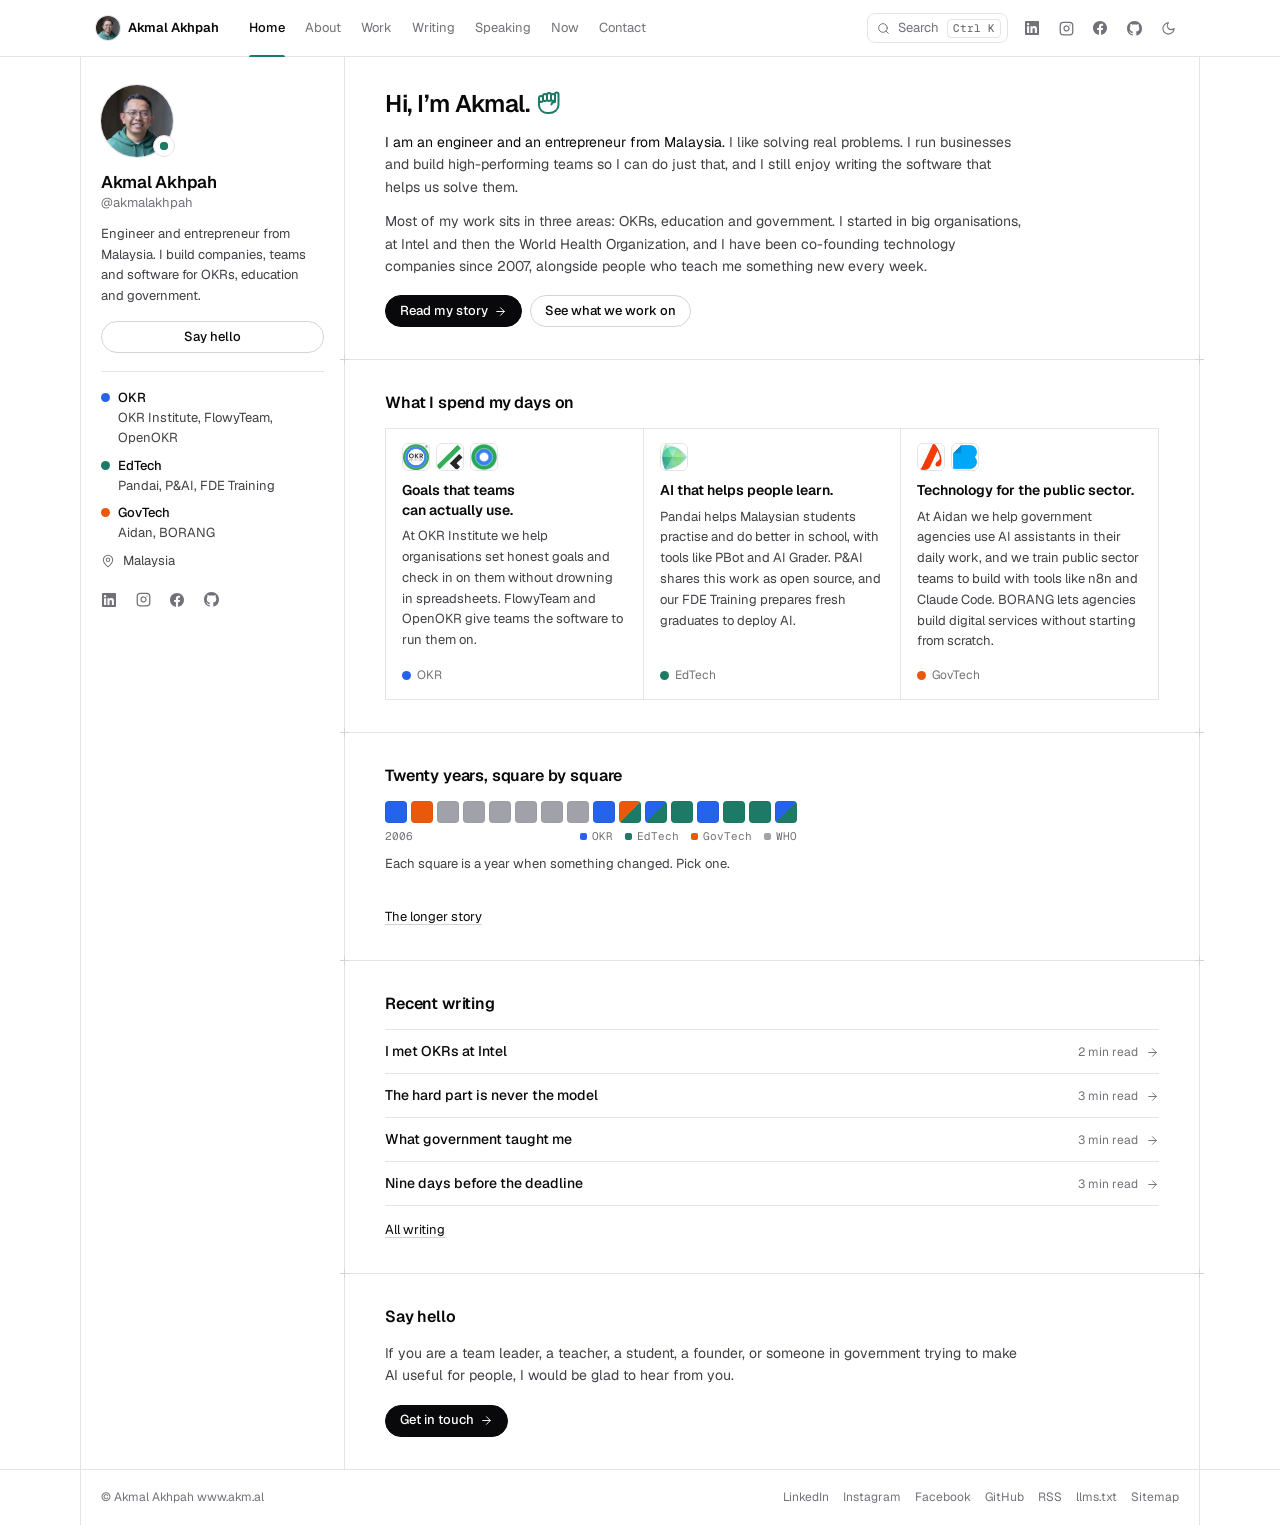
<file: index.html>
<!doctype html>
<html lang="en-GB" data-root="">
<head>
<meta charset="utf-8">
<meta name="viewport" content="width=device-width, initial-scale=1">
<title>Akmal Akhpah, engineer and entrepreneur</title>
<meta name="description" content="Engineer and entrepreneur from Malaysia. I build companies, teams and software for OKRs, education and government.">
<meta name="author" content="Akmal Akhpah">
<meta name="robots" content="index, follow, max-snippet:-1, max-image-preview:large">
<link rel="canonical" href="https://akm.al/">
<meta property="og:url" content="https://akm.al/">
<link rel="author" href="about.html">
<link rel="me" href="https://www.linkedin.com/in/akmalakhpah">
<link rel="me" href="https://www.instagram.com/akmalakhpah">
<link rel="me" href="https://www.facebook.com/akmalakhpah">
<link rel="me" href="https://github.com/akmalakhpah">
<link rel="alternate" type="application/rss+xml" title="Writing by Akmal Akhpah" href="feed.xml">
<link rel="icon" href="favicon.svg" type="image/svg+xml">
<link rel="icon" href="favicon-48.png" sizes="48x48" type="image/png">
<link rel="apple-touch-icon" href="apple-touch-icon.png">
<meta name="theme-color" content="#ffffff" media="(prefers-color-scheme: light)">
<meta name="theme-color" content="#09090b" media="(prefers-color-scheme: dark)">
<meta property="og:site_name" content="Akmal Akhpah">
<meta property="og:type" content="profile">
<meta property="og:title" content="Akmal Akhpah, engineer and entrepreneur">
<meta property="og:description" content="Engineer and entrepreneur from Malaysia. I build companies, teams and software for OKRs, education and government.">
<meta property="og:image" content="https://akm.al/assets/img/og.jpg?v=2">
<meta property="og:image:width" content="1200">
<meta property="og:image:height" content="630">
<meta property="og:image:alt" content="Akmal Akhpah. Engineer and entrepreneur from Malaysia.">
<meta property="og:locale" content="en_GB">
<meta name="twitter:card" content="summary_large_image">
<meta property="profile:first_name" content="Akmal">
<meta property="profile:last_name" content="Akhpah">
<meta property="profile:username" content="akmalakhpah">
<script>(function(){var d=document.documentElement;d.classList.add('js');try{var t=localStorage.getItem('theme');if(t)d.dataset.theme=t}catch(e){}})();</script>
<link rel="stylesheet" href="assets/site.css">
<script src="assets/site.js" defer></script>
<script type="application/ld+json">{"@context":"https://schema.org","@graph":[{"@type":"Person","@id":"https://akm.al/#person","name":"Akmal Akhpah","givenName":"Akmal","familyName":"Akhpah","alternateName":"@akmalakhpah","url":"https://akm.al/","image":"https://akm.al/assets/img/akmal-lg.jpg","jobTitle":"Engineer and entrepreneur","description":"Akmal Akhpah is an engineer and entrepreneur from Malaysia. The work spans OKRs (OKR Institute, FlowyTeam, OpenOKR), education technology (Pandai, P&AI, FDE Training) and government technology (Aidan Technologies, BORANG).","homeLocation":{"@type":"Country","name":"Malaysia"},"worksFor":[{"@type":"Organization","@id":"https://akm.al/#okr-institute","name":"OKR Institute","url":"https://okrinstitute.org"},{"@type":"Organization","@id":"https://akm.al/#flowyteam","name":"FlowyTeam","url":"https://flowyteam.com"},{"@type":"Organization","@id":"https://akm.al/#pandai","name":"Pandai","url":"https://pandai.org"},{"@type":"Organization","@id":"https://akm.al/#aidan","name":"Aidan Technologies","url":"https://aidantech.com"}],"alumniOf":[{"@type":"CollegeOrUniversity","name":"Rensselaer Polytechnic Institute"},{"@type":"CollegeOrUniversity","name":"Universiti Teknologi Malaysia"},{"@type":"Organization","name":"World Health Organization"},{"@type":"Organization","name":"Intel"}],"knowsAbout":["Objectives and Key Results (OKRs)","High-performance teams","Entrepreneurship","Artificial intelligence in education","Education technology","Government-as-a-Platform","GovTech","Agentic AI","Model Context Protocol","Software engineering"],"knowsLanguage":["en","ms"],"sameAs":["https://www.linkedin.com/in/akmalakhpah","https://www.instagram.com/akmalakhpah","https://www.facebook.com/akmalakhpah","https://github.com/akmalakhpah"]},{"@type":"WebSite","@id":"https://akm.al/#website","url":"https://akm.al/","name":"Akmal Akhpah","inLanguage":"en-GB","author":{"@id":"https://akm.al/#person"}},{"@type":"ProfilePage","@id":"https://akm.al/#page","url":"https://akm.al/","name":"Akmal Akhpah, engineer and entrepreneur","description":"Engineer and entrepreneur from Malaysia. I build companies, teams and software for OKRs, education and government.","isPartOf":{"@id":"https://akm.al/#website"},"about":{"@id":"https://akm.al/#person"},"inLanguage":"en-GB","mainEntity":{"@id":"https://akm.al/#person"}},{"@type":"Organization","@id":"https://akm.al/#okr-institute","name":"OKR Institute","url":"https://okrinstitute.org","logo":"https://akm.al/assets/img/logos/okr-institute.jpeg","description":"Helps organisations set and run OKRs well, through certification, coaching and community."},{"@type":"Organization","@id":"https://akm.al/#flowyteam","name":"FlowyTeam","url":"https://flowyteam.com","logo":"https://akm.al/assets/img/logos/flowyteam.jpeg","description":"Helps companies build high-performance teams with OKRs, KPIs, check-ins and 360 reviews."},{"@type":"Organization","@id":"https://akm.al/#pandai","name":"Pandai","url":"https://pandai.org","logo":"https://akm.al/assets/img/logos/pandai.jpeg","description":"A learning app for Malaysian school students, and the first Malaysian edtech company accepted into Y Combinator (Summer 2021)."},{"@type":"Organization","@id":"https://akm.al/#aidan","name":"Aidan Technologies","url":"https://aidantech.com","logo":"https://akm.al/assets/img/logos/aidan.jpeg","sameAs":["https://aidan.com.my"],"foundingDate":"2007","description":"Helps government agencies use AI assistants, and built BORANG, a Government-as-a-Platform launched in 2019."}]}</script>
</head>
<body>
<a class="skip" href="#main">Skip to content</a>
<header class="head">
  <div class="head-in">
    <a class="brand" href="index.html"><img src="assets/img/akmal-avatar.jpg" width="24" height="24" alt="">Akmal Akhpah</a>
    <nav class="tabs" aria-label="Main"><a href="index.html" aria-current="page">Home</a><a href="about.html">About</a><a href="work.html">Work</a><a href="writing/index.html">Writing</a><a href="speaking.html">Speaking</a><a href="now.html">Now</a><a href="contact.html">Contact</a><span class="tabs-pill" aria-hidden="true"></span></nav>
    <div class="tools">
      <button class="search" type="button" data-palette aria-label="Search this site"><svg width="13" height="13" viewBox="0 0 24 24" fill="none" stroke="currentColor" stroke-width="1.75" stroke-linecap="round" stroke-linejoin="round" aria-hidden="true"><circle cx="11" cy="11" r="8"/><path d="m21 21-4.3-4.3"/></svg><span>Search</span><kbd data-shortcut>⌘K</kbd></button>
      <span class="head-social"><a class="icon-btn" href="https://www.linkedin.com/in/akmalakhpah" rel="me noopener" aria-label="LinkedIn"><svg width="14" height="14" viewBox="0 0 24 24" fill="currentColor" aria-hidden="true"><path d="M20.447 20.452h-3.554v-5.569c0-1.328-.027-3.037-1.852-3.037-1.853 0-2.136 1.445-2.136 2.939v5.667H9.351V9h3.414v1.561h.046c.477-.9 1.637-1.85 3.37-1.85 3.601 0 4.267 2.37 4.267 5.455v6.286zM5.337 7.433c-1.144 0-2.063-.926-2.063-2.065 0-1.138.92-2.063 2.063-2.063 1.14 0 2.064.925 2.064 2.063 0 1.139-.925 2.065-2.064 2.065zm1.782 13.019H3.555V9h3.564v11.452zM22.225 0H1.771C.792 0 0 .774 0 1.729v20.542C0 23.227.792 24 1.771 24h20.451C23.2 24 24 23.227 24 22.271V1.729C24 .774 23.2 0 22.222 0h.003z"/></svg></a><a class="icon-btn" href="https://www.instagram.com/akmalakhpah" rel="me noopener" aria-label="Instagram"><svg width="15" height="15" viewBox="0 0 24 24" fill="none" stroke="currentColor" stroke-width="2" stroke-linecap="round" stroke-linejoin="round" aria-hidden="true"><rect width="20" height="20" x="2" y="2" rx="5" ry="5"/><path d="M16 11.37A4 4 0 1 1 12.63 8 4 4 0 0 1 16 11.37z"/><path d="M17.5 6.5h.01"/></svg></a><a class="icon-btn" href="https://www.facebook.com/akmalakhpah" rel="me noopener" aria-label="Facebook"><svg width="14" height="14" viewBox="0 0 24 24" fill="currentColor" aria-hidden="true"><path d="M24 12.073c0-6.627-5.373-12-12-12s-12 5.373-12 12c0 5.99 4.388 10.954 10.125 11.854v-8.385H7.078v-3.47h3.047V9.43c0-3.007 1.792-4.669 4.533-4.669 1.312 0 2.686.235 2.686.235v2.953H15.83c-1.491 0-1.956.925-1.956 1.874v2.25h3.328l-.532 3.47h-2.796v8.385C19.612 23.027 24 18.062 24 12.073z"/></svg></a><a class="icon-btn" href="https://github.com/akmalakhpah" rel="me noopener" aria-label="GitHub"><svg width="15" height="15" viewBox="0 0 16 16" fill="currentColor" aria-hidden="true"><path d="M8 0c4.42 0 8 3.58 8 8a8.013 8.013 0 0 1-5.45 7.59c-.4.08-.55-.17-.55-.38 0-.27.01-1.13.01-2.2 0-.75-.25-1.23-.54-1.48 1.78-.2 3.65-.88 3.65-3.95 0-.88-.31-1.59-.82-2.15.08-.2.36-1.02-.08-2.12 0 0-.67-.22-2.2.82-.64-.18-1.32-.27-2-.27-.68 0-1.36.09-2 .27-1.53-1.03-2.2-.82-2.2-.82-.44 1.1-.16 1.92-.08 2.12-.51.56-.82 1.28-.82 2.15 0 3.06 1.86 3.75 3.64 3.95-.23.2-.44.55-.51 1.07-.46.21-1.61.55-2.33-.66-.15-.24-.6-.83-1.23-.82-.67.01-.27.38.01.53.34.19.73.9.82 1.13.16.45.68 1.31 2.69.94 0 .67.01 1.3.01 1.49 0 .21-.15.45-.55.38A7.995 7.995 0 0 1 0 8c0-4.42 3.58-8 8-8Z"/></svg></a></span>
      <button class="icon-btn theme-btn" type="button" data-theme-toggle aria-label="Switch between light and dark"><svg class="i-moon" width="15" height="15" viewBox="0 0 24 24" fill="none" stroke="currentColor" stroke-width="1.75" stroke-linecap="round" stroke-linejoin="round" aria-hidden="true"><path d="M12 3a6 6 0 0 0 9 9 9 9 0 1 1-9-9Z"/></svg><svg class="i-sun" width="15" height="15" viewBox="0 0 24 24" fill="none" stroke="currentColor" stroke-width="1.75" stroke-linecap="round" stroke-linejoin="round" aria-hidden="true"><circle cx="12" cy="12" r="4"/><path d="M12 2v2"/><path d="M12 20v2"/><path d="m4.93 4.93 1.41 1.41"/><path d="m17.66 17.66 1.41 1.41"/><path d="M2 12h2"/><path d="M20 12h2"/><path d="m6.34 17.66-1.41 1.41"/><path d="m19.07 4.93-1.41 1.41"/></svg></button>
    </div>
  </div>
  
</header>
<div class="frame">
<aside class="side side-home" aria-label="Profile">
  <div class="side-in">
    <div class="avatar-wrap rise">
      <img class="avatar" src="assets/img/akmal-avatar.jpg" width="72" height="72" alt="Portrait of Akmal Akhpah, smiling, in round glasses and a green hoodie">
      <a class="status" href="now.html" aria-label="What I am doing now"><span class="pulse"></span><span>What I am doing now</span></a>
    </div>
    <p class="who rise" style="--i:1"><span class="who-name">Akmal Akhpah</span><span class="who-handle">@akmalakhpah</span></p>
    <p class="who-bio rise" style="--i:2">Engineer and entrepreneur from Malaysia. I build companies, teams and software for OKRs, education and government.</p>
    <div class="side-cta rise" style="--i:3"><a class="btn" href="contact.html">Say hello</a></div>
    <ul class="facts rise" style="--i:4">
      <li class="fact-org"><span class="dot c-okr" style="margin-top:5px"></span><span><b>OKR</b> <a href="https://okrinstitute.org" rel="noopener">OKR Institute</a>, <a href="https://flowyteam.com" rel="noopener">FlowyTeam</a>, <a href="https://github.com/open-okr/open-okr" rel="noopener">OpenOKR</a></span></li>
      <li class="fact-org"><span class="dot c-edtech" style="margin-top:5px"></span><span><b>EdTech</b> <a href="https://pandai.org" rel="noopener">Pandai</a>, <a href="https://github.com/p-n-ai" rel="noopener">P&amp;AI</a>, <a href="https://akmalakhpah.github.io/training-ai-fde/" rel="noopener">FDE Training</a></span></li>
      <li class="fact-org"><span class="dot c-govtech" style="margin-top:5px"></span><span><b>GovTech</b> <a href="https://aidan.com.my" rel="noopener">Aidan</a>, <a href="https://borang.my" rel="noopener">BORANG</a></span></li>
      <li><svg width="14" height="14" viewBox="0 0 24 24" fill="none" stroke="currentColor" stroke-width="1.75" stroke-linecap="round" stroke-linejoin="round" aria-hidden="true"><path d="M20 10c0 6-8 12-8 12s-8-6-8-12a8 8 0 0 1 16 0Z"/><circle cx="12" cy="10" r="3"/></svg>Malaysia</li>
    </ul>
    <div class="social rise" style="--i:5"><a class="icon-btn" href="https://www.linkedin.com/in/akmalakhpah" rel="me noopener" aria-label="LinkedIn"><svg width="14" height="14" viewBox="0 0 24 24" fill="currentColor" aria-hidden="true"><path d="M20.447 20.452h-3.554v-5.569c0-1.328-.027-3.037-1.852-3.037-1.853 0-2.136 1.445-2.136 2.939v5.667H9.351V9h3.414v1.561h.046c.477-.9 1.637-1.85 3.37-1.85 3.601 0 4.267 2.37 4.267 5.455v6.286zM5.337 7.433c-1.144 0-2.063-.926-2.063-2.065 0-1.138.92-2.063 2.063-2.063 1.14 0 2.064.925 2.064 2.063 0 1.139-.925 2.065-2.064 2.065zm1.782 13.019H3.555V9h3.564v11.452zM22.225 0H1.771C.792 0 0 .774 0 1.729v20.542C0 23.227.792 24 1.771 24h20.451C23.2 24 24 23.227 24 22.271V1.729C24 .774 23.2 0 22.222 0h.003z"/></svg></a><a class="icon-btn" href="https://www.instagram.com/akmalakhpah" rel="me noopener" aria-label="Instagram"><svg width="15" height="15" viewBox="0 0 24 24" fill="none" stroke="currentColor" stroke-width="2" stroke-linecap="round" stroke-linejoin="round" aria-hidden="true"><rect width="20" height="20" x="2" y="2" rx="5" ry="5"/><path d="M16 11.37A4 4 0 1 1 12.63 8 4 4 0 0 1 16 11.37z"/><path d="M17.5 6.5h.01"/></svg></a><a class="icon-btn" href="https://www.facebook.com/akmalakhpah" rel="me noopener" aria-label="Facebook"><svg width="14" height="14" viewBox="0 0 24 24" fill="currentColor" aria-hidden="true"><path d="M24 12.073c0-6.627-5.373-12-12-12s-12 5.373-12 12c0 5.99 4.388 10.954 10.125 11.854v-8.385H7.078v-3.47h3.047V9.43c0-3.007 1.792-4.669 4.533-4.669 1.312 0 2.686.235 2.686.235v2.953H15.83c-1.491 0-1.956.925-1.956 1.874v2.25h3.328l-.532 3.47h-2.796v8.385C19.612 23.027 24 18.062 24 12.073z"/></svg></a><a class="icon-btn" href="https://github.com/akmalakhpah" rel="me noopener" aria-label="GitHub"><svg width="15" height="15" viewBox="0 0 16 16" fill="currentColor" aria-hidden="true"><path d="M8 0c4.42 0 8 3.58 8 8a8.013 8.013 0 0 1-5.45 7.59c-.4.08-.55-.17-.55-.38 0-.27.01-1.13.01-2.2 0-.75-.25-1.23-.54-1.48 1.78-.2 3.65-.88 3.65-3.95 0-.88-.31-1.59-.82-2.15.08-.2.36-1.02-.08-2.12 0 0-.67-.22-2.2.82-.64-.18-1.32-.27-2-.27-.68 0-1.36.09-2 .27-1.53-1.03-2.2-.82-2.2-.82-.44 1.1-.16 1.92-.08 2.12-.51.56-.82 1.28-.82 2.15 0 3.06 1.86 3.75 3.64 3.95-.23.2-.44.55-.51 1.07-.46.21-1.61.55-2.33-.66-.15-.24-.6-.83-1.23-.82-.67.01-.27.38.01.53.34.19.73.9.82 1.13.16.45.68 1.31 2.69.94 0 .67.01 1.3.01 1.49 0 .21-.15.45-.55.38A7.995 7.995 0 0 1 0 8c0-4.42 3.58-8 8-8Z"/></svg></a></div>
  </div>
</aside>
<main id="main" class="main">
<section class="band hero">
  <h1 class="rise">Hi, I’m Akmal.<svg class="hand" width="24" height="24" viewBox="0 0 24 24" fill="none" stroke="currentColor" stroke-width="2" stroke-linecap="round" stroke-linejoin="round" aria-hidden="true"><path d="M15.5 13.5a3.5 2.5 0 0 1 3.5-2.5V3.25a1.75 1.75 0 0 1 3.5 0V14a9.5 8 0 0 1-9.5 8h-2a8 8 0 0 1-8-8V7a2 2 0 1 1 4 0v2a2 2 0 1 1-4 0"/><path d="M10.112 9.662A2 2 0 0 1 7 8V5A2 2 0 1 1 11 5"/><path d="M15 5a2 2 0 0 1 4 0v3a2 2 0 0 1-4 0z"/><path d="M11 4a2 2 0 0 1 4 0v4a2 2 0 0 1-4 0z"/></svg></h1>
  <p class="rise" style="--i:1"><span class="fg">I am an engineer and an entrepreneur from Malaysia.</span> I like solving real problems. I run businesses and build high-performing teams so I can do just that, and I still enjoy writing the software that helps us solve them.</p>
  <p class="rise" style="--i:2">Most of my work sits in three areas: OKRs, education and government. I started in big organisations, at Intel and then the World Health Organization, and I have been co-founding technology companies since 2007, alongside people who teach me something new every week.</p>
  <div class="btns rise" style="--i:3"><a class="btn btn-solid" href="about.html">Read my story <svg width="13" height="13" viewBox="0 0 24 24" fill="none" stroke="currentColor" stroke-width="1.75" stroke-linecap="round" stroke-linejoin="round" aria-hidden="true"><path d="M5 12h14"/><path d="m12 5 7 7-7 7"/></svg></a><a class="btn" href="work.html">See what we work on</a></div>
</section>
<section class="band reveal">
  <h2>What I spend my days on</h2>
  <div class="cells cols-3">
    <a class="cell" href="work.html#okr"><span class="cell-logos"><img src="assets/img/logos/okr-institute.jpeg" width="28" height="28" alt="OKR Institute logo" loading="lazy"><img src="assets/img/logos/flowyteam.jpeg" width="28" height="28" alt="FlowyTeam logo" loading="lazy"><img src="assets/img/logos/openokr.png" width="28" height="28" alt="OpenOKR logo" loading="lazy"></span><h3>Goals that teams can actually use.</h3><p>At OKR Institute we help organisations set honest goals and check in on them without drowning in spreadsheets. FlowyTeam and OpenOKR give teams the software to run them on.</p><span class="cell-foot"><span class="dot c-okr"></span>OKR</span></a>
    <a class="cell" href="work.html#edtech"><span class="cell-logos"><img src="assets/img/logos/pandai.jpeg" width="28" height="28" alt="Pandai logo" loading="lazy"></span><h3>AI that helps people learn.</h3><p>Pandai helps Malaysian students practise and do better in school, with tools like PBot and AI Grader. P&amp;AI shares this work as open source, and our FDE Training prepares fresh graduates to deploy AI.</p><span class="cell-foot"><span class="dot c-edtech"></span>EdTech</span></a>
    <a class="cell" href="work.html#govtech"><span class="cell-logos"><img src="assets/img/logos/aidan.jpeg" width="28" height="28" alt="Aidan Technologies logo" loading="lazy"><img src="assets/img/logos/borang.png" width="28" height="28" alt="BORANG logo" loading="lazy"></span><h3>Technology for the public sector.</h3><p>At Aidan we help government agencies use AI assistants in their daily work, and we train public sector teams to build with tools like n8n and Claude Code. BORANG lets agencies build digital services without starting from scratch.</p><span class="cell-foot"><span class="dot c-govtech"></span>GovTech</span></a>
  </div>
</section>
<section class="band reveal">
  <h2>Twenty years, square by square</h2>
  <div class="years" style="--n:16;--half:8">
  <ol class="strip"><li><button class="yr c-okr" type="button" data-year="2006" data-note="I was introduced to OKRs for the first time, in my first job at Intel." aria-label="2006: I was introduced to OKRs for the first time, in my first job at Intel."></button></li><li><button class="yr c-govtech" type="button" data-year="2007" data-note="I started Aidan Technologies, hoping to make it easier for citizens to deal with government." aria-label="2007: I started Aidan Technologies, hoping to make it easier for citizens to deal with government."></button></li><li><button class="yr c-who" type="button" data-year="2009" data-note="I started at the World Health Organization headquarters in Geneva, helping to build ePMDS." aria-label="2009: I started at the World Health Organization headquarters in Geneva, helping to build ePMDS."></button></li><li><button class="yr c-who" type="button" data-year="2010" data-note="At the World Health Organization, working side by side with HR specialists from many countries." aria-label="2010: At the World Health Organization, working side by side with HR specialists from many countries."></button></li><li><button class="yr c-who" type="button" data-year="2011" data-note="At the World Health Organization, working side by side with HR specialists from many countries." aria-label="2011: At the World Health Organization, working side by side with HR specialists from many countries."></button></li><li><button class="yr c-who" type="button" data-year="2012" data-note="At the World Health Organization, working side by side with HR specialists from many countries." aria-label="2012: At the World Health Organization, working side by side with HR specialists from many countries."></button></li><li><button class="yr c-who" type="button" data-year="2013" data-note="At the World Health Organization, working side by side with HR specialists from many countries." aria-label="2013: At the World Health Organization, working side by side with HR specialists from many countries."></button></li><li><button class="yr c-who" type="button" data-year="2014" data-note="At the World Health Organization, working side by side with HR specialists from many countries." aria-label="2014: At the World Health Organization, working side by side with HR specialists from many countries."></button></li><li><button class="yr c-okr" type="button" data-year="2015" data-note="My last year at the World Health Organization. I introduced OKRs to my own team and never looked back." aria-label="2015: My last year at the World Health Organization. I introduced OKRs to my own team and never looked back."></button></li><li><button class="yr c-govtech c2-edtech" type="button" data-year="2019" data-note="Our team launched BORANG. In December I became co-founder and CTO of Pandai." aria-label="2019: Our team launched BORANG. In December I became co-founder and CTO of Pandai."></button></li><li><button class="yr c-okr c2-edtech" type="button" data-year="2020" data-note="With international OKR coaches, we founded FlowyTeam. We also launched Pandai to help Malaysian students practise, get feedback and do better in school." aria-label="2020: With international OKR coaches, we founded FlowyTeam. We also launched Pandai to help Malaysian students practise, get feedback and do better in school."></button></li><li><button class="yr c-edtech" type="button" data-year="2021" data-note="Nine days before the deadline, we applied to Y Combinator. Pandai joined the Summer 2021 batch." aria-label="2021: Nine days before the deadline, we applied to Y Combinator. Pandai joined the Summer 2021 batch."></button></li><li><button class="yr c-okr" type="button" data-year="2022" data-note="OKR Institute went live with its first public course." aria-label="2022: OKR Institute went live with its first public course."></button></li><li><button class="yr c-edtech" type="button" data-year="2024" data-note="Pandai was officially appointed as MOE&#x27;s strategic partner." aria-label="2024: Pandai was officially appointed as MOE&#x27;s strategic partner."></button></li><li><button class="yr c-edtech" type="button" data-year="2025" data-note="Pandai was selected as the provider for the MOE&#x27;s AI Powered Classroom, and hit its first 1 million registered students." aria-label="2025: Pandai was selected as the provider for the MOE&#x27;s AI Powered Classroom, and hit its first 1 million registered students."></button></li><li><button class="yr c-okr c2-edtech" type="button" data-year="2026" data-note="We launched OpenOKR. Pandai was selected for the HundrED Global Collection 2026." aria-label="2026: We launched OpenOKR. Pandai was selected for the HundrED Global Collection 2026."></button></li></ol>
  <p class="strip-ends" aria-hidden="true"><span>2006</span><span class="strip-key"><span><span class="dot c-okr"></span>OKR</span><span><span class="dot c-edtech"></span>EdTech</span><span><span class="dot c-govtech"></span>GovTech</span><span><span class="dot c-who"></span>WHO</span></span></p>
  <p class="strip-note" aria-live="polite"><span>Each square is a year when something changed. Pick one.</span></p>
  </div>
  <p class="band-more"><a href="about.html">The longer story</a></p>
</section>
<section class="band reveal">
  <h2>Recent writing</h2>
  <ul class="rows"><li><a class="row" href="writing/i-met-okrs-at-intel.html"><span class="row-main"><span class="row-title">I met OKRs at Intel</span></span><span class="row-meta"><span>2 min read</span><svg width="13" height="13" viewBox="0 0 24 24" fill="none" stroke="currentColor" stroke-width="1.75" stroke-linecap="round" stroke-linejoin="round" aria-hidden="true"><path d="M5 12h14"/><path d="m12 5 7 7-7 7"/></svg></span></a></li><li><a class="row" href="writing/the-hard-part-is-never-the-model.html"><span class="row-main"><span class="row-title">The hard part is never the model</span></span><span class="row-meta"><span>3 min read</span><svg width="13" height="13" viewBox="0 0 24 24" fill="none" stroke="currentColor" stroke-width="1.75" stroke-linecap="round" stroke-linejoin="round" aria-hidden="true"><path d="M5 12h14"/><path d="m12 5 7 7-7 7"/></svg></span></a></li><li><a class="row" href="writing/what-government-taught-me.html"><span class="row-main"><span class="row-title">What government taught me</span></span><span class="row-meta"><span>3 min read</span><svg width="13" height="13" viewBox="0 0 24 24" fill="none" stroke="currentColor" stroke-width="1.75" stroke-linecap="round" stroke-linejoin="round" aria-hidden="true"><path d="M5 12h14"/><path d="m12 5 7 7-7 7"/></svg></span></a></li><li><a class="row" href="writing/nine-days-before-the-deadline.html"><span class="row-main"><span class="row-title">Nine days before the deadline</span></span><span class="row-meta"><span>3 min read</span><svg width="13" height="13" viewBox="0 0 24 24" fill="none" stroke="currentColor" stroke-width="1.75" stroke-linecap="round" stroke-linejoin="round" aria-hidden="true"><path d="M5 12h14"/><path d="m12 5 7 7-7 7"/></svg></span></a></li></ul>
  <p class="band-more"><a href="writing/index.html">All writing</a></p>
</section>
<section class="band reveal">
  <h2>Say hello</h2>
  <p class="lead">If you are a team leader, a teacher, a student, a founder, or someone in government trying to make AI useful for people, I would be glad to hear from you.</p>
  <div class="btns"><a class="btn btn-solid" href="contact.html">Get in touch <svg width="13" height="13" viewBox="0 0 24 24" fill="none" stroke="currentColor" stroke-width="1.75" stroke-linecap="round" stroke-linejoin="round" aria-hidden="true"><path d="M5 12h14"/><path d="m12 5 7 7-7 7"/></svg></a></div>
</section>
</main>
</div>
<footer class="foot">
  <div class="foot-in">
    <span>© Akmal Akhpah www.akm.al</span>
    <nav class="foot-links" aria-label="Elsewhere">
      <a href="https://www.linkedin.com/in/akmalakhpah" rel="me noopener">LinkedIn</a>
      <a href="https://www.instagram.com/akmalakhpah" rel="me noopener">Instagram</a>
      <a href="https://www.facebook.com/akmalakhpah" rel="me noopener">Facebook</a>
      <a href="https://github.com/akmalakhpah" rel="me noopener">GitHub</a>
      <a href="feed.xml">RSS</a>
      <a href="llms.txt">llms.txt</a>
      <a href="sitemap.xml">Sitemap</a>
    </nav>
  </div>
</footer>
</body>
</html>
</file>
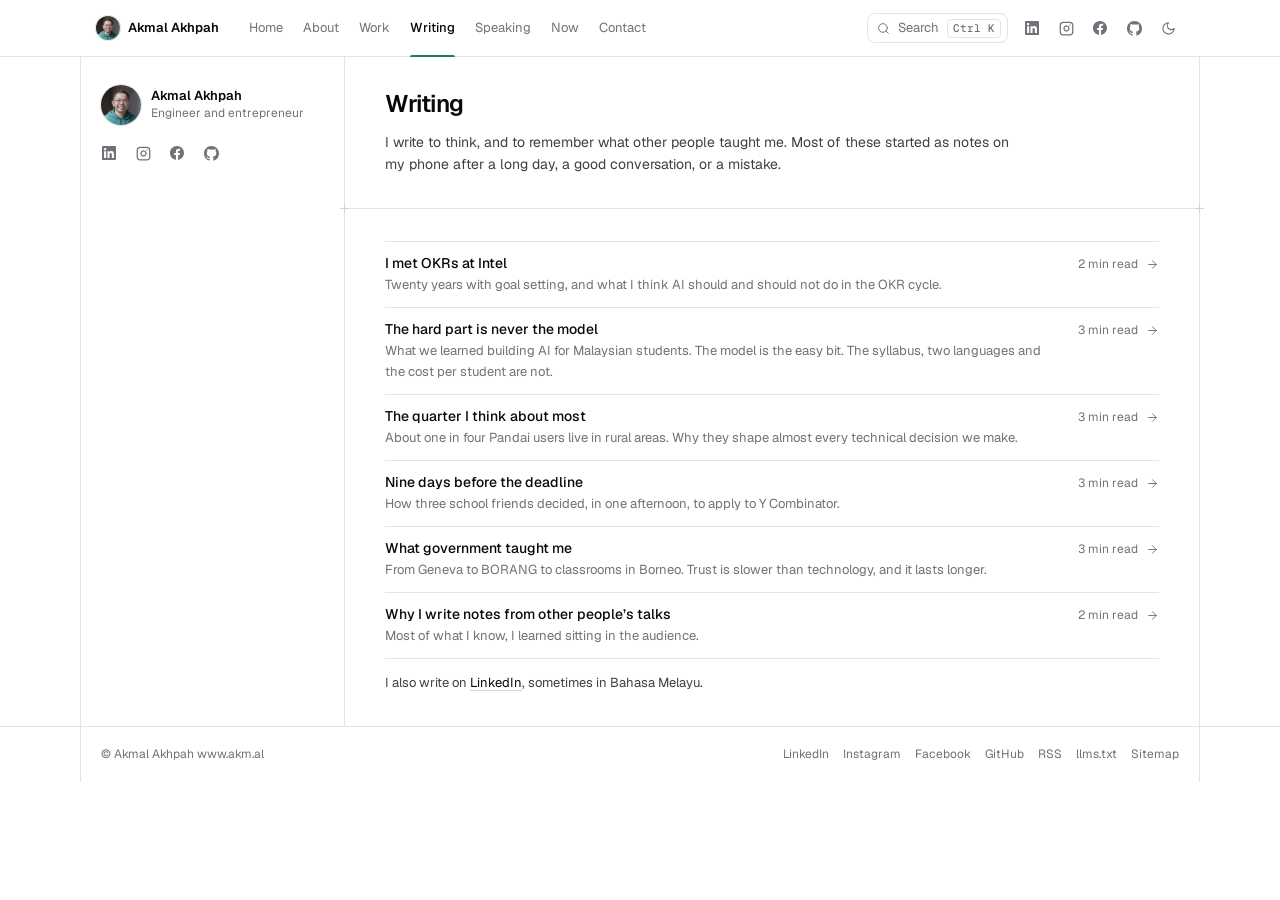
<file: writing/index.html>
<!doctype html>
<html lang="en-GB" data-root="../">
<head>
<meta charset="utf-8">
<meta name="viewport" content="width=device-width, initial-scale=1">
<title>Writing · Akmal Akhpah</title>
<meta name="description" content="Notes on OKRs, AI in education, building for government, and lessons I picked up from other people.">
<meta name="author" content="Akmal Akhpah">
<meta name="robots" content="index, follow, max-snippet:-1, max-image-preview:large">
<link rel="canonical" href="https://akm.al/writing/">
<meta property="og:url" content="https://akm.al/writing/">
<link rel="author" href="../about.html">
<link rel="me" href="https://www.linkedin.com/in/akmalakhpah">
<link rel="me" href="https://www.instagram.com/akmalakhpah">
<link rel="me" href="https://www.facebook.com/akmalakhpah">
<link rel="me" href="https://github.com/akmalakhpah">
<link rel="alternate" type="application/rss+xml" title="Writing by Akmal Akhpah" href="../feed.xml">
<link rel="icon" href="../favicon.svg" type="image/svg+xml">
<link rel="icon" href="../favicon-48.png" sizes="48x48" type="image/png">
<link rel="apple-touch-icon" href="../apple-touch-icon.png">
<meta name="theme-color" content="#ffffff" media="(prefers-color-scheme: light)">
<meta name="theme-color" content="#09090b" media="(prefers-color-scheme: dark)">
<meta property="og:site_name" content="Akmal Akhpah">
<meta property="og:type" content="website">
<meta property="og:title" content="Writing · Akmal Akhpah">
<meta property="og:description" content="Notes on OKRs, AI in education, building for government, and lessons I picked up from other people.">
<meta property="og:image" content="https://akm.al/assets/img/og.jpg?v=2">
<meta property="og:image:width" content="1200">
<meta property="og:image:height" content="630">
<meta property="og:image:alt" content="Akmal Akhpah. Engineer and entrepreneur from Malaysia.">
<meta property="og:locale" content="en_GB">
<meta name="twitter:card" content="summary_large_image">
<script>(function(){var d=document.documentElement;d.classList.add('js');try{var t=localStorage.getItem('theme');if(t)d.dataset.theme=t}catch(e){}})();</script>
<link rel="stylesheet" href="../assets/site.css">
<script src="../assets/site.js" defer></script>
<script type="application/ld+json">{"@context":"https://schema.org","@graph":[{"@type":"Person","@id":"https://akm.al/#person","name":"Akmal Akhpah","givenName":"Akmal","familyName":"Akhpah","alternateName":"@akmalakhpah","url":"https://akm.al/","image":"https://akm.al/assets/img/akmal-lg.jpg","jobTitle":"Engineer and entrepreneur","description":"Akmal Akhpah is an engineer and entrepreneur from Malaysia. The work spans OKRs (OKR Institute, FlowyTeam, OpenOKR), education technology (Pandai, P&AI, FDE Training) and government technology (Aidan Technologies, BORANG).","homeLocation":{"@type":"Country","name":"Malaysia"},"worksFor":[{"@type":"Organization","@id":"https://akm.al/#okr-institute","name":"OKR Institute","url":"https://okrinstitute.org"},{"@type":"Organization","@id":"https://akm.al/#flowyteam","name":"FlowyTeam","url":"https://flowyteam.com"},{"@type":"Organization","@id":"https://akm.al/#pandai","name":"Pandai","url":"https://pandai.org"},{"@type":"Organization","@id":"https://akm.al/#aidan","name":"Aidan Technologies","url":"https://aidantech.com"}],"alumniOf":[{"@type":"CollegeOrUniversity","name":"Rensselaer Polytechnic Institute"},{"@type":"CollegeOrUniversity","name":"Universiti Teknologi Malaysia"},{"@type":"Organization","name":"World Health Organization"},{"@type":"Organization","name":"Intel"}],"knowsAbout":["Objectives and Key Results (OKRs)","High-performance teams","Entrepreneurship","Artificial intelligence in education","Education technology","Government-as-a-Platform","GovTech","Agentic AI","Model Context Protocol","Software engineering"],"knowsLanguage":["en","ms"],"sameAs":["https://www.linkedin.com/in/akmalakhpah","https://www.instagram.com/akmalakhpah","https://www.facebook.com/akmalakhpah","https://github.com/akmalakhpah"]},{"@type":"WebSite","@id":"https://akm.al/#website","url":"https://akm.al/","name":"Akmal Akhpah","inLanguage":"en-GB","author":{"@id":"https://akm.al/#person"}},{"@type":"Blog","@id":"https://akm.al/writing/#page","url":"https://akm.al/writing/","name":"Writing · Akmal Akhpah","description":"Notes on OKRs, AI in education, building for government, and lessons I picked up from other people.","isPartOf":{"@id":"https://akm.al/#website"},"about":{"@id":"https://akm.al/#person"},"inLanguage":"en-GB","author":{"@id":"https://akm.al/#person"},"blogPost":[{"@type":"BlogPosting","headline":"I met OKRs at Intel","url":"https://akm.al/writing/i-met-okrs-at-intel","description":"Twenty years with goal setting, and what I think AI should and should not do in the OKR cycle.","author":{"@id":"https://akm.al/#person"}},{"@type":"BlogPosting","headline":"The hard part is never the model","url":"https://akm.al/writing/the-hard-part-is-never-the-model","description":"What we learned building AI for Malaysian students. The model is the easy bit.","author":{"@id":"https://akm.al/#person"}},{"@type":"BlogPosting","headline":"The quarter I think about most","url":"https://akm.al/writing/the-quarter-i-think-about-most","description":"About one in four Pandai users live in rural areas. Why they shape almost every technical decision we make.","author":{"@id":"https://akm.al/#person"}},{"@type":"BlogPosting","headline":"Nine days before the deadline","url":"https://akm.al/writing/nine-days-before-the-deadline","description":"How three school friends decided, in one afternoon, to apply to Y Combinator.","author":{"@id":"https://akm.al/#person"}},{"@type":"BlogPosting","headline":"What government taught me","url":"https://akm.al/writing/what-government-taught-me","description":"From Geneva to BORANG to classrooms in Borneo. Trust is slower than technology, and it lasts longer.","author":{"@id":"https://akm.al/#person"}},{"@type":"BlogPosting","headline":"Why I write notes from other people's talks","url":"https://akm.al/writing/notes-from-other-peoples-talks","description":"Most of what I know, I learned sitting in the audience.","author":{"@id":"https://akm.al/#person"}}]},{"@type":"BreadcrumbList","itemListElement":[{"@type":"ListItem","position":1,"name":"Home","item":"https://akm.al/"},{"@type":"ListItem","position":2,"name":"Writing","item":"https://akm.al/writing/"}]}]}</script>
</head>
<body>
<a class="skip" href="#main">Skip to content</a>
<header class="head">
  <div class="head-in">
    <a class="brand" href="../index.html"><img src="../assets/img/akmal-avatar.jpg" width="24" height="24" alt="">Akmal Akhpah</a>
    <nav class="tabs" aria-label="Main"><a href="../index.html">Home</a><a href="../about.html">About</a><a href="../work.html">Work</a><a href="../writing/index.html" aria-current="page">Writing</a><a href="../speaking.html">Speaking</a><a href="../now.html">Now</a><a href="../contact.html">Contact</a><span class="tabs-pill" aria-hidden="true"></span></nav>
    <div class="tools">
      <button class="search" type="button" data-palette aria-label="Search this site"><svg width="13" height="13" viewBox="0 0 24 24" fill="none" stroke="currentColor" stroke-width="1.75" stroke-linecap="round" stroke-linejoin="round" aria-hidden="true"><circle cx="11" cy="11" r="8"/><path d="m21 21-4.3-4.3"/></svg><span>Search</span><kbd data-shortcut>⌘K</kbd></button>
      <span class="head-social"><a class="icon-btn" href="https://www.linkedin.com/in/akmalakhpah" rel="me noopener" aria-label="LinkedIn"><svg width="14" height="14" viewBox="0 0 24 24" fill="currentColor" aria-hidden="true"><path d="M20.447 20.452h-3.554v-5.569c0-1.328-.027-3.037-1.852-3.037-1.853 0-2.136 1.445-2.136 2.939v5.667H9.351V9h3.414v1.561h.046c.477-.9 1.637-1.85 3.37-1.85 3.601 0 4.267 2.37 4.267 5.455v6.286zM5.337 7.433c-1.144 0-2.063-.926-2.063-2.065 0-1.138.92-2.063 2.063-2.063 1.14 0 2.064.925 2.064 2.063 0 1.139-.925 2.065-2.064 2.065zm1.782 13.019H3.555V9h3.564v11.452zM22.225 0H1.771C.792 0 0 .774 0 1.729v20.542C0 23.227.792 24 1.771 24h20.451C23.2 24 24 23.227 24 22.271V1.729C24 .774 23.2 0 22.222 0h.003z"/></svg></a><a class="icon-btn" href="https://www.instagram.com/akmalakhpah" rel="me noopener" aria-label="Instagram"><svg width="15" height="15" viewBox="0 0 24 24" fill="none" stroke="currentColor" stroke-width="2" stroke-linecap="round" stroke-linejoin="round" aria-hidden="true"><rect width="20" height="20" x="2" y="2" rx="5" ry="5"/><path d="M16 11.37A4 4 0 1 1 12.63 8 4 4 0 0 1 16 11.37z"/><path d="M17.5 6.5h.01"/></svg></a><a class="icon-btn" href="https://www.facebook.com/akmalakhpah" rel="me noopener" aria-label="Facebook"><svg width="14" height="14" viewBox="0 0 24 24" fill="currentColor" aria-hidden="true"><path d="M24 12.073c0-6.627-5.373-12-12-12s-12 5.373-12 12c0 5.99 4.388 10.954 10.125 11.854v-8.385H7.078v-3.47h3.047V9.43c0-3.007 1.792-4.669 4.533-4.669 1.312 0 2.686.235 2.686.235v2.953H15.83c-1.491 0-1.956.925-1.956 1.874v2.25h3.328l-.532 3.47h-2.796v8.385C19.612 23.027 24 18.062 24 12.073z"/></svg></a><a class="icon-btn" href="https://github.com/akmalakhpah" rel="me noopener" aria-label="GitHub"><svg width="15" height="15" viewBox="0 0 16 16" fill="currentColor" aria-hidden="true"><path d="M8 0c4.42 0 8 3.58 8 8a8.013 8.013 0 0 1-5.45 7.59c-.4.08-.55-.17-.55-.38 0-.27.01-1.13.01-2.2 0-.75-.25-1.23-.54-1.48 1.78-.2 3.65-.88 3.65-3.95 0-.88-.31-1.59-.82-2.15.08-.2.36-1.02-.08-2.12 0 0-.67-.22-2.2.82-.64-.18-1.32-.27-2-.27-.68 0-1.36.09-2 .27-1.53-1.03-2.2-.82-2.2-.82-.44 1.1-.16 1.92-.08 2.12-.51.56-.82 1.28-.82 2.15 0 3.06 1.86 3.75 3.64 3.95-.23.2-.44.55-.51 1.07-.46.21-1.61.55-2.33-.66-.15-.24-.6-.83-1.23-.82-.67.01-.27.38.01.53.34.19.73.9.82 1.13.16.45.68 1.31 2.69.94 0 .67.01 1.3.01 1.49 0 .21-.15.45-.55.38A7.995 7.995 0 0 1 0 8c0-4.42 3.58-8 8-8Z"/></svg></a></span>
      <button class="icon-btn theme-btn" type="button" data-theme-toggle aria-label="Switch between light and dark"><svg class="i-moon" width="15" height="15" viewBox="0 0 24 24" fill="none" stroke="currentColor" stroke-width="1.75" stroke-linecap="round" stroke-linejoin="round" aria-hidden="true"><path d="M12 3a6 6 0 0 0 9 9 9 9 0 1 1-9-9Z"/></svg><svg class="i-sun" width="15" height="15" viewBox="0 0 24 24" fill="none" stroke="currentColor" stroke-width="1.75" stroke-linecap="round" stroke-linejoin="round" aria-hidden="true"><circle cx="12" cy="12" r="4"/><path d="M12 2v2"/><path d="M12 20v2"/><path d="m4.93 4.93 1.41 1.41"/><path d="m17.66 17.66 1.41 1.41"/><path d="M2 12h2"/><path d="M20 12h2"/><path d="m6.34 17.66-1.41 1.41"/><path d="m19.07 4.93-1.41 1.41"/></svg></button>
    </div>
  </div>
  
</header>
<div class="frame">
<aside class="side side-page" aria-label="Profile">
  <div class="side-in">
    <a class="mini" href="../about.html"><img src="../assets/img/akmal-avatar.jpg" width="40" height="40" alt="" loading="lazy"><span><b>Akmal Akhpah</b><small>Engineer and entrepreneur</small></span></a>
    <div class="social"><a class="icon-btn" href="https://www.linkedin.com/in/akmalakhpah" rel="me noopener" aria-label="LinkedIn"><svg width="14" height="14" viewBox="0 0 24 24" fill="currentColor" aria-hidden="true"><path d="M20.447 20.452h-3.554v-5.569c0-1.328-.027-3.037-1.852-3.037-1.853 0-2.136 1.445-2.136 2.939v5.667H9.351V9h3.414v1.561h.046c.477-.9 1.637-1.85 3.37-1.85 3.601 0 4.267 2.37 4.267 5.455v6.286zM5.337 7.433c-1.144 0-2.063-.926-2.063-2.065 0-1.138.92-2.063 2.063-2.063 1.14 0 2.064.925 2.064 2.063 0 1.139-.925 2.065-2.064 2.065zm1.782 13.019H3.555V9h3.564v11.452zM22.225 0H1.771C.792 0 0 .774 0 1.729v20.542C0 23.227.792 24 1.771 24h20.451C23.2 24 24 23.227 24 22.271V1.729C24 .774 23.2 0 22.222 0h.003z"/></svg></a><a class="icon-btn" href="https://www.instagram.com/akmalakhpah" rel="me noopener" aria-label="Instagram"><svg width="15" height="15" viewBox="0 0 24 24" fill="none" stroke="currentColor" stroke-width="2" stroke-linecap="round" stroke-linejoin="round" aria-hidden="true"><rect width="20" height="20" x="2" y="2" rx="5" ry="5"/><path d="M16 11.37A4 4 0 1 1 12.63 8 4 4 0 0 1 16 11.37z"/><path d="M17.5 6.5h.01"/></svg></a><a class="icon-btn" href="https://www.facebook.com/akmalakhpah" rel="me noopener" aria-label="Facebook"><svg width="14" height="14" viewBox="0 0 24 24" fill="currentColor" aria-hidden="true"><path d="M24 12.073c0-6.627-5.373-12-12-12s-12 5.373-12 12c0 5.99 4.388 10.954 10.125 11.854v-8.385H7.078v-3.47h3.047V9.43c0-3.007 1.792-4.669 4.533-4.669 1.312 0 2.686.235 2.686.235v2.953H15.83c-1.491 0-1.956.925-1.956 1.874v2.25h3.328l-.532 3.47h-2.796v8.385C19.612 23.027 24 18.062 24 12.073z"/></svg></a><a class="icon-btn" href="https://github.com/akmalakhpah" rel="me noopener" aria-label="GitHub"><svg width="15" height="15" viewBox="0 0 16 16" fill="currentColor" aria-hidden="true"><path d="M8 0c4.42 0 8 3.58 8 8a8.013 8.013 0 0 1-5.45 7.59c-.4.08-.55-.17-.55-.38 0-.27.01-1.13.01-2.2 0-.75-.25-1.23-.54-1.48 1.78-.2 3.65-.88 3.65-3.95 0-.88-.31-1.59-.82-2.15.08-.2.36-1.02-.08-2.12 0 0-.67-.22-2.2.82-.64-.18-1.32-.27-2-.27-.68 0-1.36.09-2 .27-1.53-1.03-2.2-.82-2.2-.82-.44 1.1-.16 1.92-.08 2.12-.51.56-.82 1.28-.82 2.15 0 3.06 1.86 3.75 3.64 3.95-.23.2-.44.55-.51 1.07-.46.21-1.61.55-2.33-.66-.15-.24-.6-.83-1.23-.82-.67.01-.27.38.01.53.34.19.73.9.82 1.13.16.45.68 1.31 2.69.94 0 .67.01 1.3.01 1.49 0 .21-.15.45-.55.38A7.995 7.995 0 0 1 0 8c0-4.42 3.58-8 8-8Z"/></svg></a></div>
    
    
  </div>
</aside>
<main id="main" class="main">
<section class="band hero">
  <h1 class="rise">Writing</h1>
  <p class="rise" style="--i:1">I write to think, and to remember what other people taught me. Most of these started as notes on my phone after a long day, a good conversation, or a mistake.</p>
</section>
<section class="band">
  <div class="rows"><article><a class="row" href="../writing/i-met-okrs-at-intel.html"><div class="row-main"><h2 class="row-title">I met OKRs at Intel</h2><p class="row-desc">Twenty years with goal setting, and what I think AI should and should not do in the OKR cycle.</p></div><span class="row-meta"><span>2 min read</span><svg width="13" height="13" viewBox="0 0 24 24" fill="none" stroke="currentColor" stroke-width="1.75" stroke-linecap="round" stroke-linejoin="round" aria-hidden="true"><path d="M5 12h14"/><path d="m12 5 7 7-7 7"/></svg></span></a></article><article><a class="row" href="../writing/the-hard-part-is-never-the-model.html"><div class="row-main"><h2 class="row-title">The hard part is never the model</h2><p class="row-desc">What we learned building AI for Malaysian students. The model is the easy bit. The syllabus, two languages and the cost per student are not.</p></div><span class="row-meta"><span>3 min read</span><svg width="13" height="13" viewBox="0 0 24 24" fill="none" stroke="currentColor" stroke-width="1.75" stroke-linecap="round" stroke-linejoin="round" aria-hidden="true"><path d="M5 12h14"/><path d="m12 5 7 7-7 7"/></svg></span></a></article><article><a class="row" href="../writing/the-quarter-i-think-about-most.html"><div class="row-main"><h2 class="row-title">The quarter I think about most</h2><p class="row-desc">About one in four Pandai users live in rural areas. Why they shape almost every technical decision we make.</p></div><span class="row-meta"><span>3 min read</span><svg width="13" height="13" viewBox="0 0 24 24" fill="none" stroke="currentColor" stroke-width="1.75" stroke-linecap="round" stroke-linejoin="round" aria-hidden="true"><path d="M5 12h14"/><path d="m12 5 7 7-7 7"/></svg></span></a></article><article><a class="row" href="../writing/nine-days-before-the-deadline.html"><div class="row-main"><h2 class="row-title">Nine days before the deadline</h2><p class="row-desc">How three school friends decided, in one afternoon, to apply to Y Combinator.</p></div><span class="row-meta"><span>3 min read</span><svg width="13" height="13" viewBox="0 0 24 24" fill="none" stroke="currentColor" stroke-width="1.75" stroke-linecap="round" stroke-linejoin="round" aria-hidden="true"><path d="M5 12h14"/><path d="m12 5 7 7-7 7"/></svg></span></a></article><article><a class="row" href="../writing/what-government-taught-me.html"><div class="row-main"><h2 class="row-title">What government taught me</h2><p class="row-desc">From Geneva to BORANG to classrooms in Borneo. Trust is slower than technology, and it lasts longer.</p></div><span class="row-meta"><span>3 min read</span><svg width="13" height="13" viewBox="0 0 24 24" fill="none" stroke="currentColor" stroke-width="1.75" stroke-linecap="round" stroke-linejoin="round" aria-hidden="true"><path d="M5 12h14"/><path d="m12 5 7 7-7 7"/></svg></span></a></article><article><a class="row" href="../writing/notes-from-other-peoples-talks.html"><div class="row-main"><h2 class="row-title">Why I write notes from other people’s talks</h2><p class="row-desc">Most of what I know, I learned sitting in the audience.</p></div><span class="row-meta"><span>2 min read</span><svg width="13" height="13" viewBox="0 0 24 24" fill="none" stroke="currentColor" stroke-width="1.75" stroke-linecap="round" stroke-linejoin="round" aria-hidden="true"><path d="M5 12h14"/><path d="m12 5 7 7-7 7"/></svg></span></a></article></div>
  <p class="band-more">I also write on <a href="https://www.linkedin.com/in/akmalakhpah" rel="me noopener">LinkedIn</a>, sometimes in Bahasa Melayu.</p>
</section>
</main>
</div>
<footer class="foot">
  <div class="foot-in">
    <span>© Akmal Akhpah www.akm.al</span>
    <nav class="foot-links" aria-label="Elsewhere">
      <a href="https://www.linkedin.com/in/akmalakhpah" rel="me noopener">LinkedIn</a>
      <a href="https://www.instagram.com/akmalakhpah" rel="me noopener">Instagram</a>
      <a href="https://www.facebook.com/akmalakhpah" rel="me noopener">Facebook</a>
      <a href="https://github.com/akmalakhpah" rel="me noopener">GitHub</a>
      <a href="../feed.xml">RSS</a>
      <a href="../llms.txt">llms.txt</a>
      <a href="../sitemap.xml">Sitemap</a>
    </nav>
  </div>
</footer>
</body>
</html>
</file>
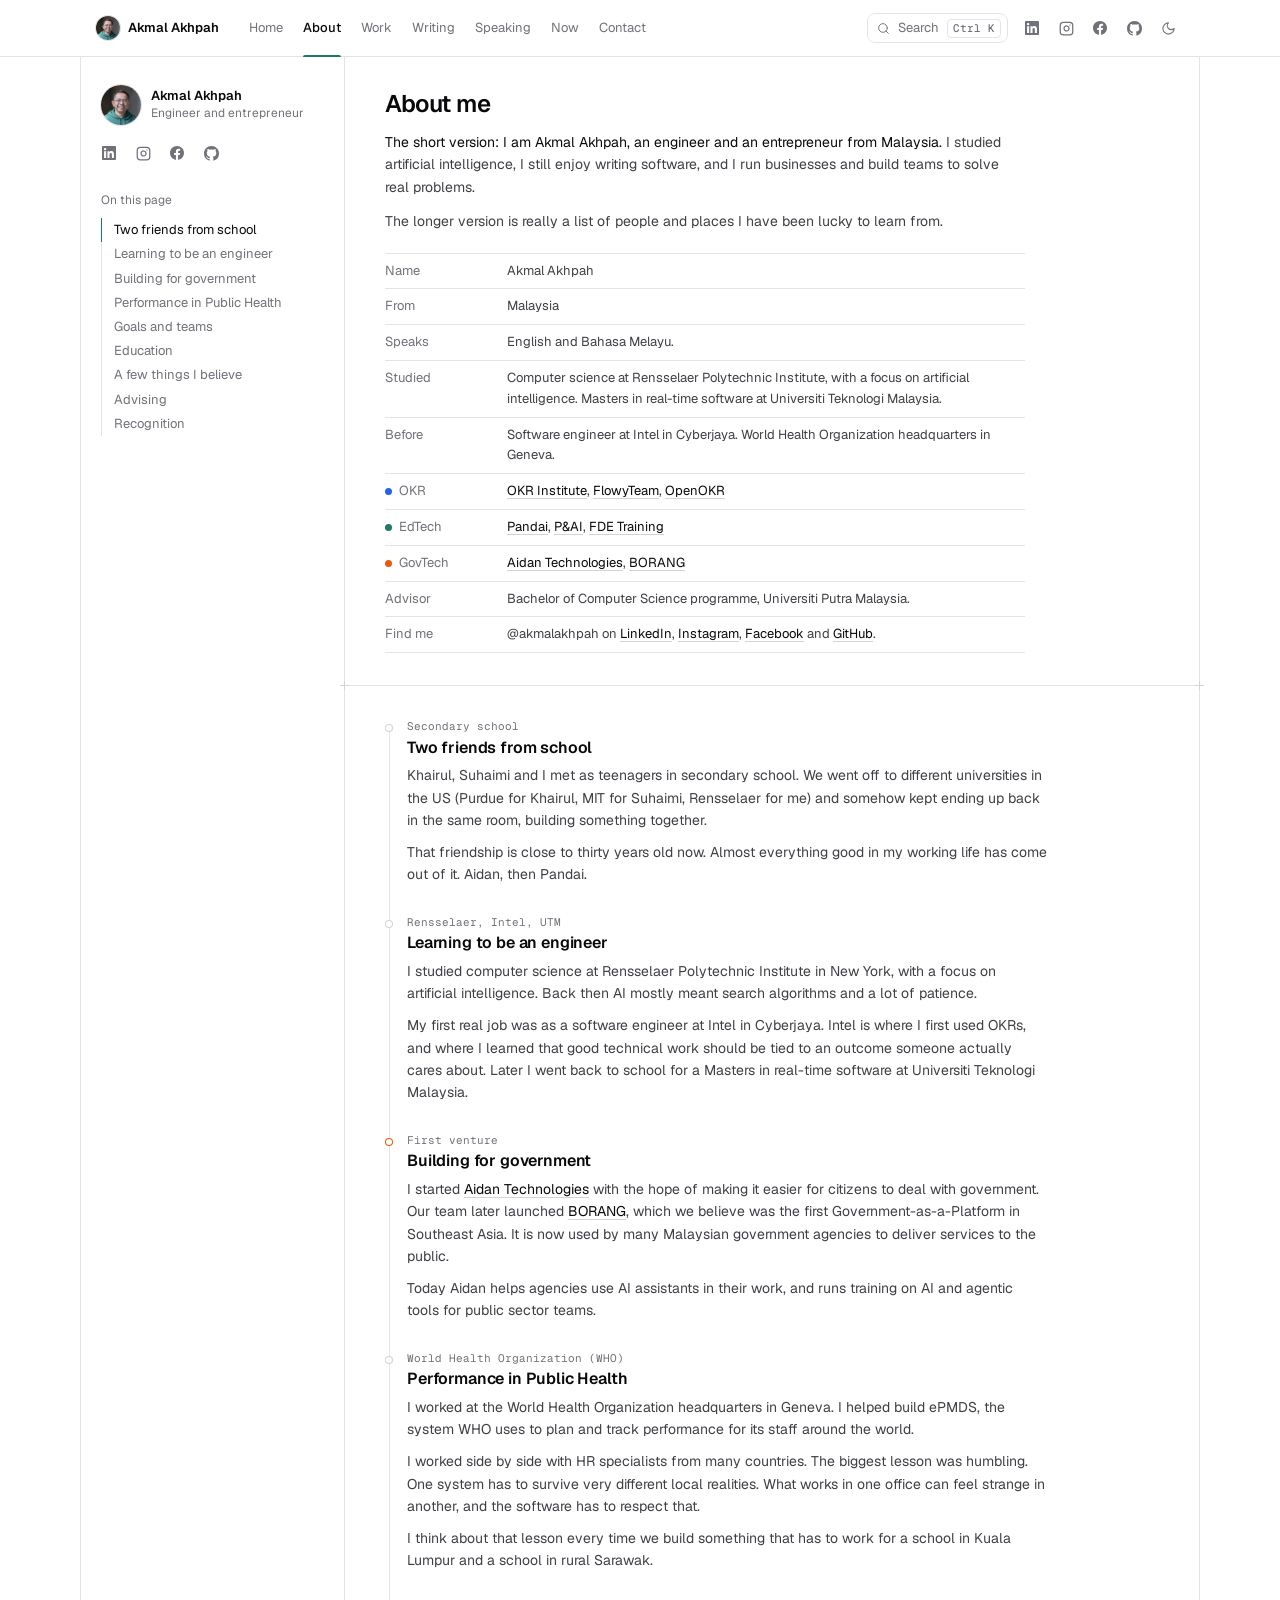
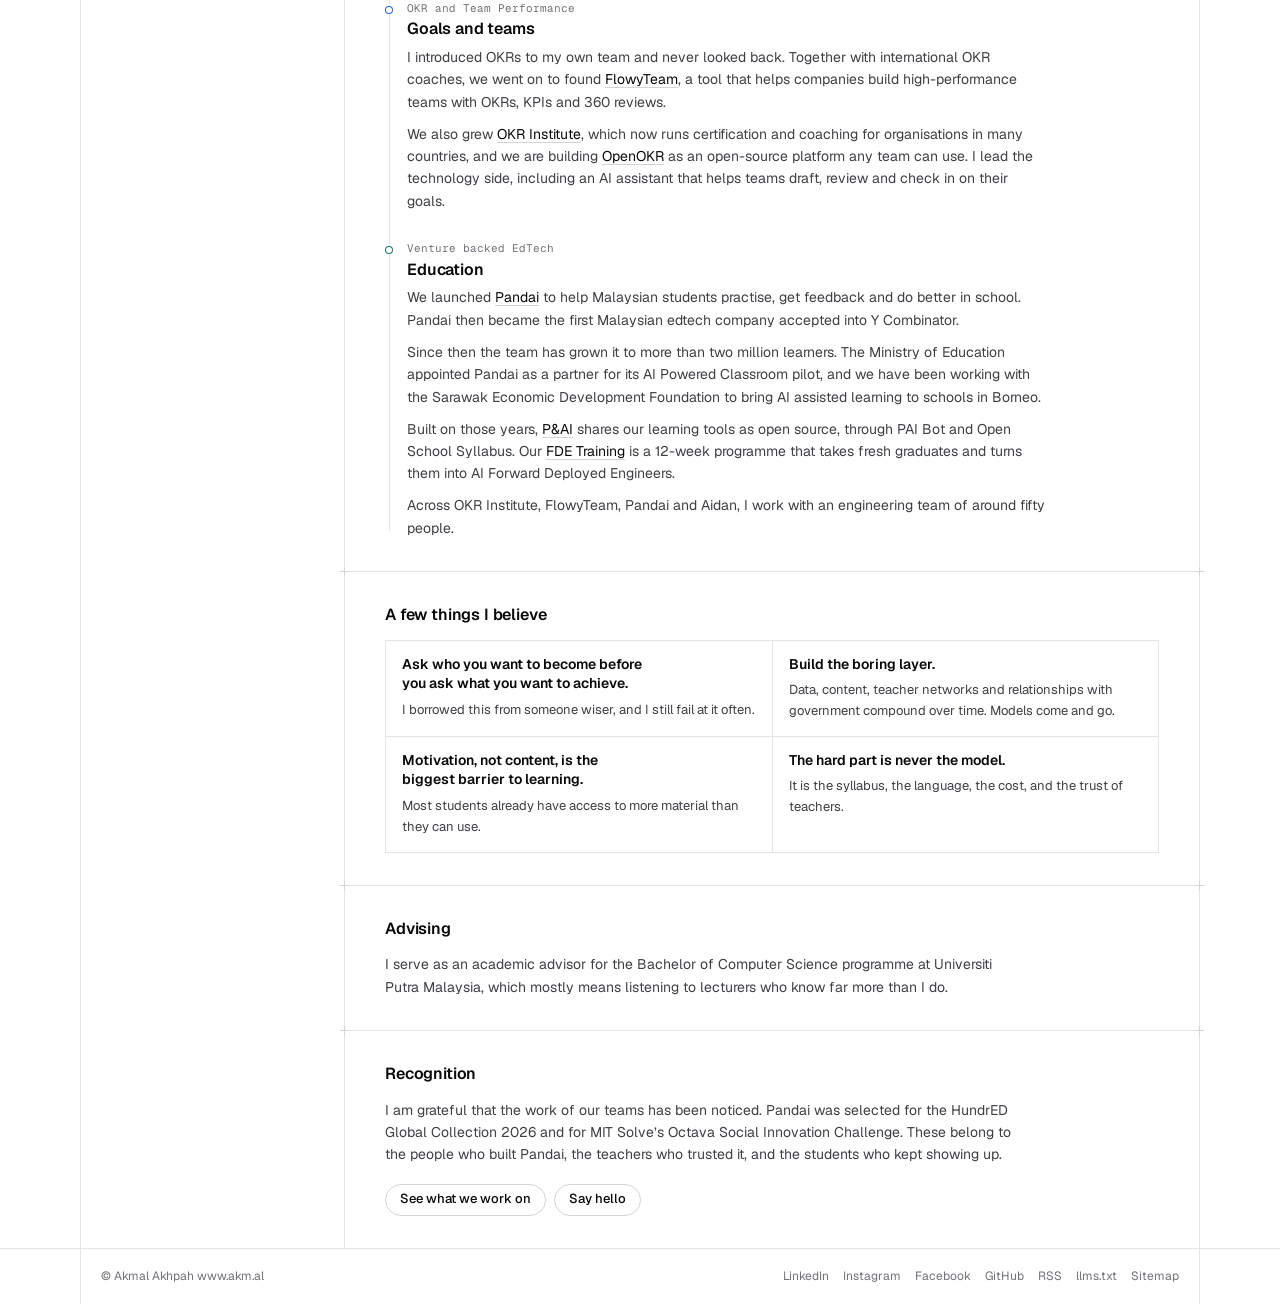
<file: about.html>
<!doctype html>
<html lang="en-GB" data-root="">
<head>
<meta charset="utf-8">
<meta name="viewport" content="width=device-width, initial-scale=1">
<title>About Akmal Akhpah</title>
<meta name="description" content="The people and places I learned from, from Intel in Cyberjaya to the WHO in Geneva to building companies with my school friends.">
<meta name="author" content="Akmal Akhpah">
<meta name="robots" content="index, follow, max-snippet:-1, max-image-preview:large">
<link rel="canonical" href="https://akm.al/about">
<meta property="og:url" content="https://akm.al/about">
<link rel="author" href="about.html">
<link rel="me" href="https://www.linkedin.com/in/akmalakhpah">
<link rel="me" href="https://www.instagram.com/akmalakhpah">
<link rel="me" href="https://www.facebook.com/akmalakhpah">
<link rel="me" href="https://github.com/akmalakhpah">
<link rel="alternate" type="application/rss+xml" title="Writing by Akmal Akhpah" href="feed.xml">
<link rel="icon" href="favicon.svg" type="image/svg+xml">
<link rel="icon" href="favicon-48.png" sizes="48x48" type="image/png">
<link rel="apple-touch-icon" href="apple-touch-icon.png">
<meta name="theme-color" content="#ffffff" media="(prefers-color-scheme: light)">
<meta name="theme-color" content="#09090b" media="(prefers-color-scheme: dark)">
<meta property="og:site_name" content="Akmal Akhpah">
<meta property="og:type" content="profile">
<meta property="og:title" content="About Akmal Akhpah">
<meta property="og:description" content="The people and places I learned from, from Intel in Cyberjaya to the WHO in Geneva to building companies with my school friends.">
<meta property="og:image" content="https://akm.al/assets/img/og.jpg?v=2">
<meta property="og:image:width" content="1200">
<meta property="og:image:height" content="630">
<meta property="og:image:alt" content="Akmal Akhpah. Engineer and entrepreneur from Malaysia.">
<meta property="og:locale" content="en_GB">
<meta name="twitter:card" content="summary_large_image">
<script>(function(){var d=document.documentElement;d.classList.add('js');try{var t=localStorage.getItem('theme');if(t)d.dataset.theme=t}catch(e){}})();</script>
<link rel="stylesheet" href="assets/site.css">
<script src="assets/site.js" defer></script>
<script type="application/ld+json">{"@context":"https://schema.org","@graph":[{"@type":"Person","@id":"https://akm.al/#person","name":"Akmal Akhpah","givenName":"Akmal","familyName":"Akhpah","alternateName":"@akmalakhpah","url":"https://akm.al/","image":"https://akm.al/assets/img/akmal-lg.jpg","jobTitle":"Engineer and entrepreneur","description":"Akmal Akhpah is an engineer and entrepreneur from Malaysia. The work spans OKRs (OKR Institute, FlowyTeam, OpenOKR), education technology (Pandai, P&AI, FDE Training) and government technology (Aidan Technologies, BORANG).","homeLocation":{"@type":"Country","name":"Malaysia"},"worksFor":[{"@type":"Organization","@id":"https://akm.al/#okr-institute","name":"OKR Institute","url":"https://okrinstitute.org"},{"@type":"Organization","@id":"https://akm.al/#flowyteam","name":"FlowyTeam","url":"https://flowyteam.com"},{"@type":"Organization","@id":"https://akm.al/#pandai","name":"Pandai","url":"https://pandai.org"},{"@type":"Organization","@id":"https://akm.al/#aidan","name":"Aidan Technologies","url":"https://aidantech.com"}],"alumniOf":[{"@type":"CollegeOrUniversity","name":"Rensselaer Polytechnic Institute"},{"@type":"CollegeOrUniversity","name":"Universiti Teknologi Malaysia"},{"@type":"Organization","name":"World Health Organization"},{"@type":"Organization","name":"Intel"}],"knowsAbout":["Objectives and Key Results (OKRs)","High-performance teams","Entrepreneurship","Artificial intelligence in education","Education technology","Government-as-a-Platform","GovTech","Agentic AI","Model Context Protocol","Software engineering"],"knowsLanguage":["en","ms"],"sameAs":["https://www.linkedin.com/in/akmalakhpah","https://www.instagram.com/akmalakhpah","https://www.facebook.com/akmalakhpah","https://github.com/akmalakhpah"]},{"@type":"WebSite","@id":"https://akm.al/#website","url":"https://akm.al/","name":"Akmal Akhpah","inLanguage":"en-GB","author":{"@id":"https://akm.al/#person"}},{"@type":"AboutPage","@id":"https://akm.al/about#page","url":"https://akm.al/about","name":"About Akmal Akhpah","description":"The people and places I learned from, from Intel in Cyberjaya to the WHO in Geneva to building companies with my school friends.","isPartOf":{"@id":"https://akm.al/#website"},"about":{"@id":"https://akm.al/#person"},"inLanguage":"en-GB","mainEntity":{"@id":"https://akm.al/#person"}},{"@type":"BreadcrumbList","itemListElement":[{"@type":"ListItem","position":1,"name":"Home","item":"https://akm.al/"},{"@type":"ListItem","position":2,"name":"About","item":"https://akm.al/about"}]},{"@type":"Organization","@id":"https://akm.al/#okr-institute","name":"OKR Institute","url":"https://okrinstitute.org","logo":"https://akm.al/assets/img/logos/okr-institute.jpeg","description":"Helps organisations set and run OKRs well, through certification, coaching and community."},{"@type":"Organization","@id":"https://akm.al/#flowyteam","name":"FlowyTeam","url":"https://flowyteam.com","logo":"https://akm.al/assets/img/logos/flowyteam.jpeg","description":"Helps companies build high-performance teams with OKRs, KPIs, check-ins and 360 reviews."},{"@type":"Organization","@id":"https://akm.al/#pandai","name":"Pandai","url":"https://pandai.org","logo":"https://akm.al/assets/img/logos/pandai.jpeg","description":"A learning app for Malaysian school students, and the first Malaysian edtech company accepted into Y Combinator (Summer 2021)."},{"@type":"Organization","@id":"https://akm.al/#aidan","name":"Aidan Technologies","url":"https://aidantech.com","logo":"https://akm.al/assets/img/logos/aidan.jpeg","sameAs":["https://aidan.com.my"],"foundingDate":"2007","description":"Helps government agencies use AI assistants, and built BORANG, a Government-as-a-Platform launched in 2019."}]}</script>
</head>
<body>
<a class="skip" href="#main">Skip to content</a>
<header class="head">
  <div class="head-in">
    <a class="brand" href="index.html"><img src="assets/img/akmal-avatar.jpg" width="24" height="24" alt="">Akmal Akhpah</a>
    <nav class="tabs" aria-label="Main"><a href="index.html">Home</a><a href="about.html" aria-current="page">About</a><a href="work.html">Work</a><a href="writing/index.html">Writing</a><a href="speaking.html">Speaking</a><a href="now.html">Now</a><a href="contact.html">Contact</a><span class="tabs-pill" aria-hidden="true"></span></nav>
    <div class="tools">
      <button class="search" type="button" data-palette aria-label="Search this site"><svg width="13" height="13" viewBox="0 0 24 24" fill="none" stroke="currentColor" stroke-width="1.75" stroke-linecap="round" stroke-linejoin="round" aria-hidden="true"><circle cx="11" cy="11" r="8"/><path d="m21 21-4.3-4.3"/></svg><span>Search</span><kbd data-shortcut>⌘K</kbd></button>
      <span class="head-social"><a class="icon-btn" href="https://www.linkedin.com/in/akmalakhpah" rel="me noopener" aria-label="LinkedIn"><svg width="14" height="14" viewBox="0 0 24 24" fill="currentColor" aria-hidden="true"><path d="M20.447 20.452h-3.554v-5.569c0-1.328-.027-3.037-1.852-3.037-1.853 0-2.136 1.445-2.136 2.939v5.667H9.351V9h3.414v1.561h.046c.477-.9 1.637-1.85 3.37-1.85 3.601 0 4.267 2.37 4.267 5.455v6.286zM5.337 7.433c-1.144 0-2.063-.926-2.063-2.065 0-1.138.92-2.063 2.063-2.063 1.14 0 2.064.925 2.064 2.063 0 1.139-.925 2.065-2.064 2.065zm1.782 13.019H3.555V9h3.564v11.452zM22.225 0H1.771C.792 0 0 .774 0 1.729v20.542C0 23.227.792 24 1.771 24h20.451C23.2 24 24 23.227 24 22.271V1.729C24 .774 23.2 0 22.222 0h.003z"/></svg></a><a class="icon-btn" href="https://www.instagram.com/akmalakhpah" rel="me noopener" aria-label="Instagram"><svg width="15" height="15" viewBox="0 0 24 24" fill="none" stroke="currentColor" stroke-width="2" stroke-linecap="round" stroke-linejoin="round" aria-hidden="true"><rect width="20" height="20" x="2" y="2" rx="5" ry="5"/><path d="M16 11.37A4 4 0 1 1 12.63 8 4 4 0 0 1 16 11.37z"/><path d="M17.5 6.5h.01"/></svg></a><a class="icon-btn" href="https://www.facebook.com/akmalakhpah" rel="me noopener" aria-label="Facebook"><svg width="14" height="14" viewBox="0 0 24 24" fill="currentColor" aria-hidden="true"><path d="M24 12.073c0-6.627-5.373-12-12-12s-12 5.373-12 12c0 5.99 4.388 10.954 10.125 11.854v-8.385H7.078v-3.47h3.047V9.43c0-3.007 1.792-4.669 4.533-4.669 1.312 0 2.686.235 2.686.235v2.953H15.83c-1.491 0-1.956.925-1.956 1.874v2.25h3.328l-.532 3.47h-2.796v8.385C19.612 23.027 24 18.062 24 12.073z"/></svg></a><a class="icon-btn" href="https://github.com/akmalakhpah" rel="me noopener" aria-label="GitHub"><svg width="15" height="15" viewBox="0 0 16 16" fill="currentColor" aria-hidden="true"><path d="M8 0c4.42 0 8 3.58 8 8a8.013 8.013 0 0 1-5.45 7.59c-.4.08-.55-.17-.55-.38 0-.27.01-1.13.01-2.2 0-.75-.25-1.23-.54-1.48 1.78-.2 3.65-.88 3.65-3.95 0-.88-.31-1.59-.82-2.15.08-.2.36-1.02-.08-2.12 0 0-.67-.22-2.2.82-.64-.18-1.32-.27-2-.27-.68 0-1.36.09-2 .27-1.53-1.03-2.2-.82-2.2-.82-.44 1.1-.16 1.92-.08 2.12-.51.56-.82 1.28-.82 2.15 0 3.06 1.86 3.75 3.64 3.95-.23.2-.44.55-.51 1.07-.46.21-1.61.55-2.33-.66-.15-.24-.6-.83-1.23-.82-.67.01-.27.38.01.53.34.19.73.9.82 1.13.16.45.68 1.31 2.69.94 0 .67.01 1.3.01 1.49 0 .21-.15.45-.55.38A7.995 7.995 0 0 1 0 8c0-4.42 3.58-8 8-8Z"/></svg></a></span>
      <button class="icon-btn theme-btn" type="button" data-theme-toggle aria-label="Switch between light and dark"><svg class="i-moon" width="15" height="15" viewBox="0 0 24 24" fill="none" stroke="currentColor" stroke-width="1.75" stroke-linecap="round" stroke-linejoin="round" aria-hidden="true"><path d="M12 3a6 6 0 0 0 9 9 9 9 0 1 1-9-9Z"/></svg><svg class="i-sun" width="15" height="15" viewBox="0 0 24 24" fill="none" stroke="currentColor" stroke-width="1.75" stroke-linecap="round" stroke-linejoin="round" aria-hidden="true"><circle cx="12" cy="12" r="4"/><path d="M12 2v2"/><path d="M12 20v2"/><path d="m4.93 4.93 1.41 1.41"/><path d="m17.66 17.66 1.41 1.41"/><path d="M2 12h2"/><path d="M20 12h2"/><path d="m6.34 17.66-1.41 1.41"/><path d="m19.07 4.93-1.41 1.41"/></svg></button>
    </div>
  </div>
  
</header>
<div class="frame">
<aside class="side side-page" aria-label="Profile">
  <div class="side-in">
    <a class="mini" href="about.html"><img src="assets/img/akmal-avatar.jpg" width="40" height="40" alt="" loading="lazy"><span><b>Akmal Akhpah</b><small>Engineer and entrepreneur</small></span></a>
    <div class="social"><a class="icon-btn" href="https://www.linkedin.com/in/akmalakhpah" rel="me noopener" aria-label="LinkedIn"><svg width="14" height="14" viewBox="0 0 24 24" fill="currentColor" aria-hidden="true"><path d="M20.447 20.452h-3.554v-5.569c0-1.328-.027-3.037-1.852-3.037-1.853 0-2.136 1.445-2.136 2.939v5.667H9.351V9h3.414v1.561h.046c.477-.9 1.637-1.85 3.37-1.85 3.601 0 4.267 2.37 4.267 5.455v6.286zM5.337 7.433c-1.144 0-2.063-.926-2.063-2.065 0-1.138.92-2.063 2.063-2.063 1.14 0 2.064.925 2.064 2.063 0 1.139-.925 2.065-2.064 2.065zm1.782 13.019H3.555V9h3.564v11.452zM22.225 0H1.771C.792 0 0 .774 0 1.729v20.542C0 23.227.792 24 1.771 24h20.451C23.2 24 24 23.227 24 22.271V1.729C24 .774 23.2 0 22.222 0h.003z"/></svg></a><a class="icon-btn" href="https://www.instagram.com/akmalakhpah" rel="me noopener" aria-label="Instagram"><svg width="15" height="15" viewBox="0 0 24 24" fill="none" stroke="currentColor" stroke-width="2" stroke-linecap="round" stroke-linejoin="round" aria-hidden="true"><rect width="20" height="20" x="2" y="2" rx="5" ry="5"/><path d="M16 11.37A4 4 0 1 1 12.63 8 4 4 0 0 1 16 11.37z"/><path d="M17.5 6.5h.01"/></svg></a><a class="icon-btn" href="https://www.facebook.com/akmalakhpah" rel="me noopener" aria-label="Facebook"><svg width="14" height="14" viewBox="0 0 24 24" fill="currentColor" aria-hidden="true"><path d="M24 12.073c0-6.627-5.373-12-12-12s-12 5.373-12 12c0 5.99 4.388 10.954 10.125 11.854v-8.385H7.078v-3.47h3.047V9.43c0-3.007 1.792-4.669 4.533-4.669 1.312 0 2.686.235 2.686.235v2.953H15.83c-1.491 0-1.956.925-1.956 1.874v2.25h3.328l-.532 3.47h-2.796v8.385C19.612 23.027 24 18.062 24 12.073z"/></svg></a><a class="icon-btn" href="https://github.com/akmalakhpah" rel="me noopener" aria-label="GitHub"><svg width="15" height="15" viewBox="0 0 16 16" fill="currentColor" aria-hidden="true"><path d="M8 0c4.42 0 8 3.58 8 8a8.013 8.013 0 0 1-5.45 7.59c-.4.08-.55-.17-.55-.38 0-.27.01-1.13.01-2.2 0-.75-.25-1.23-.54-1.48 1.78-.2 3.65-.88 3.65-3.95 0-.88-.31-1.59-.82-2.15.08-.2.36-1.02-.08-2.12 0 0-.67-.22-2.2.82-.64-.18-1.32-.27-2-.27-.68 0-1.36.09-2 .27-1.53-1.03-2.2-.82-2.2-.82-.44 1.1-.16 1.92-.08 2.12-.51.56-.82 1.28-.82 2.15 0 3.06 1.86 3.75 3.64 3.95-.23.2-.44.55-.51 1.07-.46.21-1.61.55-2.33-.66-.15-.24-.6-.83-1.23-.82-.67.01-.27.38.01.53.34.19.73.9.82 1.13.16.45.68 1.31 2.69.94 0 .67.01 1.3.01 1.49 0 .21-.15.45-.55.38A7.995 7.995 0 0 1 0 8c0-4.42 3.58-8 8-8Z"/></svg></a></div>
    
    <nav class="toc" aria-label="On this page"><p class="toc-title">On this page</p><ul><li><a href="#two-friends-from-school">Two friends from school</a></li><li><a href="#learning-to-be-an-engineer">Learning to be an engineer</a></li><li><a href="#building-for-government">Building for government</a></li><li><a href="#performance-in-public-health">Performance in Public Health</a></li><li><a href="#goals-and-teams">Goals and teams</a></li><li><a href="#education">Education</a></li><li><a href="#a-few-things-i-believe">A few things I believe</a></li><li><a href="#advising">Advising</a></li><li><a href="#recognition">Recognition</a></li><li class="toc-mark" aria-hidden="true"></li></ul></nav>
  </div>
</aside>
<main id="main" class="main">
<section class="band hero">
  <h1 class="rise">About me</h1>
  <p class="rise" style="--i:1"><span class="fg">The short version: I am Akmal Akhpah, an engineer and an entrepreneur from Malaysia.</span> I studied artificial intelligence, I still enjoy writing software, and I run businesses and build teams to solve real problems.</p>
  <p class="rise" style="--i:2">The longer version is really a list of people and places I have been lucky to learn from.</p>
  <dl class="glance rise" style="--i:3">
    <div><dt>Name</dt><dd>Akmal Akhpah</dd></div>
    <div><dt>From</dt><dd>Malaysia</dd></div>
    <div><dt>Speaks</dt><dd>English and Bahasa Melayu.</dd></div>
    <div><dt>Studied</dt><dd>Computer science at Rensselaer Polytechnic Institute, with a focus on artificial intelligence. Masters in real-time software at Universiti Teknologi Malaysia.</dd></div>
    <div><dt>Before</dt><dd>Software engineer at Intel in Cyberjaya. World Health Organization headquarters in Geneva.</dd></div>
    <div><dt><span class="dot c-okr"></span>OKR</dt><dd><a href="https://okrinstitute.org" rel="noopener">OKR Institute</a>, <a href="https://flowyteam.com" rel="noopener">FlowyTeam</a>, <a href="https://github.com/open-okr/open-okr" rel="noopener">OpenOKR</a></dd></div>
    <div><dt><span class="dot c-edtech"></span>EdTech</dt><dd><a href="https://pandai.org" rel="noopener">Pandai</a>, <a href="https://github.com/p-n-ai" rel="noopener">P&amp;AI</a>, <a href="https://akmalakhpah.github.io/training-ai-fde/" rel="noopener">FDE Training</a></dd></div>
    <div><dt><span class="dot c-govtech"></span>GovTech</dt><dd><a href="https://aidantech.com" rel="noopener">Aidan Technologies</a>, <a href="https://borang.my" rel="noopener">BORANG</a></dd></div>
    <div><dt>Advisor</dt><dd>Bachelor of Computer Science programme, Universiti Putra Malaysia.</dd></div>
    <div><dt>Find me</dt><dd>@akmalakhpah on <a href="https://www.linkedin.com/in/akmalakhpah" rel="me noopener">LinkedIn</a>, <a href="https://www.instagram.com/akmalakhpah" rel="me noopener">Instagram</a>, <a href="https://www.facebook.com/akmalakhpah" rel="me noopener">Facebook</a> and <a href="https://github.com/akmalakhpah" rel="me noopener">GitHub</a>.</dd></div>
  </dl>
</section>
<section class="band">
  <div class="tl">
    <span class="tl-fill" aria-hidden="true"></span>
    <div class="tl-item">
      <span class="tl-when">Secondary school</span>
      <h2 id="two-friends-from-school">Two friends from school<a class="anchor" href="#two-friends-from-school" aria-label="Link to this section">#</a></h2>
      <p>Khairul, Suhaimi and I met as teenagers in secondary school. We went off to different universities in the US (Purdue for Khairul, MIT for Suhaimi, Rensselaer for me) and somehow kept ending up back in the same room, building something together.</p>
      <p>That friendship is close to thirty years old now. Almost everything good in my working life has come out of it. Aidan, then Pandai.</p>
    </div>
    <div class="tl-item">
      <span class="tl-when">Rensselaer, Intel, UTM</span>
      <h2 id="learning-to-be-an-engineer">Learning to be an engineer<a class="anchor" href="#learning-to-be-an-engineer" aria-label="Link to this section">#</a></h2>
      <p>I studied computer science at Rensselaer Polytechnic Institute in New York, with a focus on artificial intelligence. Back then AI mostly meant search algorithms and a lot of patience.</p>
      <p>My first real job was as a software engineer at Intel in Cyberjaya. Intel is where I first used OKRs, and where I learned that good technical work should be tied to an outcome someone actually cares about. Later I went back to school for a Masters in real-time software at Universiti Teknologi Malaysia.</p>
    </div>
    <div class="tl-item c-govtech">
      <span class="tl-when">First venture</span>
      <h2 id="building-for-government">Building for government<a class="anchor" href="#building-for-government" aria-label="Link to this section">#</a></h2>
      <p>I started <a href="https://aidantech.com" rel="noopener">Aidan Technologies</a> with the hope of making it easier for citizens to deal with government. Our team later launched <a href="https://borang.my" rel="noopener">BORANG</a>, which we believe was the first Government-as-a-Platform in Southeast Asia. It is now used by many Malaysian government agencies to deliver services to the public.</p>
      <p>Today Aidan helps agencies use AI assistants in their work, and runs training on AI and agentic tools for public sector teams.</p>
    </div>
    <div class="tl-item">
      <span class="tl-when">World Health Organization (WHO)</span>
      <h2 id="performance-in-public-health">Performance in Public Health<a class="anchor" href="#performance-in-public-health" aria-label="Link to this section">#</a></h2>
      <p>I worked at the World Health Organization headquarters in Geneva. I helped build ePMDS, the system WHO uses to plan and track performance for its staff around the world.</p>
      <p>I worked side by side with HR specialists from many countries. The biggest lesson was humbling. One system has to survive very different local realities. What works in one office can feel strange in another, and the software has to respect that.</p>
      <p>I think about that lesson every time we build something that has to work for a school in Kuala Lumpur and a school in rural Sarawak.</p>
    </div>
    <div class="tl-item c-okr">
      <span class="tl-when">OKR and Team Performance</span>
      <h2 id="goals-and-teams">Goals and teams<a class="anchor" href="#goals-and-teams" aria-label="Link to this section">#</a></h2>
      <p>I introduced OKRs to my own team and never looked back. Together with international OKR coaches, we went on to found <a href="https://flowyteam.com" rel="noopener">FlowyTeam</a>, a tool that helps companies build high-performance teams with OKRs, KPIs and 360 reviews.</p>
      <p>We also grew <a href="https://okrinstitute.org" rel="noopener">OKR Institute</a>, which now runs certification and coaching for organisations in many countries, and we are building <a href="https://github.com/open-okr/open-okr" rel="noopener">OpenOKR</a> as an open-source platform any team can use. I lead the technology side, including an AI assistant that helps teams draft, review and check in on their goals.</p>
    </div>
    <div class="tl-item c-edtech">
      <span class="tl-when">Venture backed EdTech</span>
      <h2 id="education">Education<a class="anchor" href="#education" aria-label="Link to this section">#</a></h2>
      <p>We launched <a href="https://pandai.org" rel="noopener">Pandai</a> to help Malaysian students practise, get feedback and do better in school. Pandai then became the first Malaysian edtech company accepted into Y Combinator.</p>
      <p>Since then the team has grown it to more than two million learners. The Ministry of Education appointed Pandai as a partner for its AI Powered Classroom pilot, and we have been working with the Sarawak Economic Development Foundation to bring AI assisted learning to schools in Borneo.</p>
      <p>Built on those years, <a href="https://github.com/p-n-ai" rel="noopener">P&amp;AI</a> shares our learning tools as open source, through PAI Bot and Open School Syllabus. Our <a href="https://akmalakhpah.github.io/training-ai-fde/" rel="noopener">FDE Training</a> is a 12-week programme that takes fresh graduates and turns them into AI Forward Deployed Engineers.</p>
      <p>Across OKR Institute, FlowyTeam, Pandai and Aidan, I work with an engineering team of around fifty people.</p>
    </div>
  </div>
</section>
<section class="band reveal">
  <h2 id="a-few-things-i-believe">A few things I believe<a class="anchor" href="#a-few-things-i-believe" aria-label="Link to this section">#</a></h2>
  <ul class="cells cols-2">
    <li class="cell"><h3>Ask who you want to become before you ask what you want to achieve.</h3><p>I borrowed this from someone wiser, and I still fail at it often.</p></li>
    <li class="cell"><h3>Build the boring layer.</h3><p>Data, content, teacher networks and relationships with government compound over time. Models come and go.</p></li>
    <li class="cell"><h3>Motivation, not content, is the biggest barrier to learning.</h3><p>Most students already have access to more material than they can use.</p></li>
    <li class="cell"><h3>The hard part is never the model.</h3><p>It is the syllabus, the language, the cost, and the trust of teachers.</p></li>
  </ul>
</section>
<section class="band reveal">
  <h2 id="advising">Advising<a class="anchor" href="#advising" aria-label="Link to this section">#</a></h2>
  <p class="lead">I serve as an academic advisor for the Bachelor of Computer Science programme at Universiti Putra Malaysia, which mostly means listening to lecturers who know far more than I do.</p>
</section>
<section class="band reveal">
  <h2 id="recognition">Recognition<a class="anchor" href="#recognition" aria-label="Link to this section">#</a></h2>
  <p class="lead">I am grateful that the work of our teams has been noticed. Pandai was selected for the HundrED Global Collection 2026 and for MIT Solve’s Octava Social Innovation Challenge. These belong to the people who built Pandai, the teachers who trusted it, and the students who kept showing up.</p>
  <div class="btns"><a class="btn" href="work.html">See what we work on</a><a class="btn" href="contact.html">Say hello</a></div>
</section>
</main>
</div>
<footer class="foot">
  <div class="foot-in">
    <span>© Akmal Akhpah www.akm.al</span>
    <nav class="foot-links" aria-label="Elsewhere">
      <a href="https://www.linkedin.com/in/akmalakhpah" rel="me noopener">LinkedIn</a>
      <a href="https://www.instagram.com/akmalakhpah" rel="me noopener">Instagram</a>
      <a href="https://www.facebook.com/akmalakhpah" rel="me noopener">Facebook</a>
      <a href="https://github.com/akmalakhpah" rel="me noopener">GitHub</a>
      <a href="feed.xml">RSS</a>
      <a href="llms.txt">llms.txt</a>
      <a href="sitemap.xml">Sitemap</a>
    </nav>
  </div>
</footer>
</body>
</html>
</file>
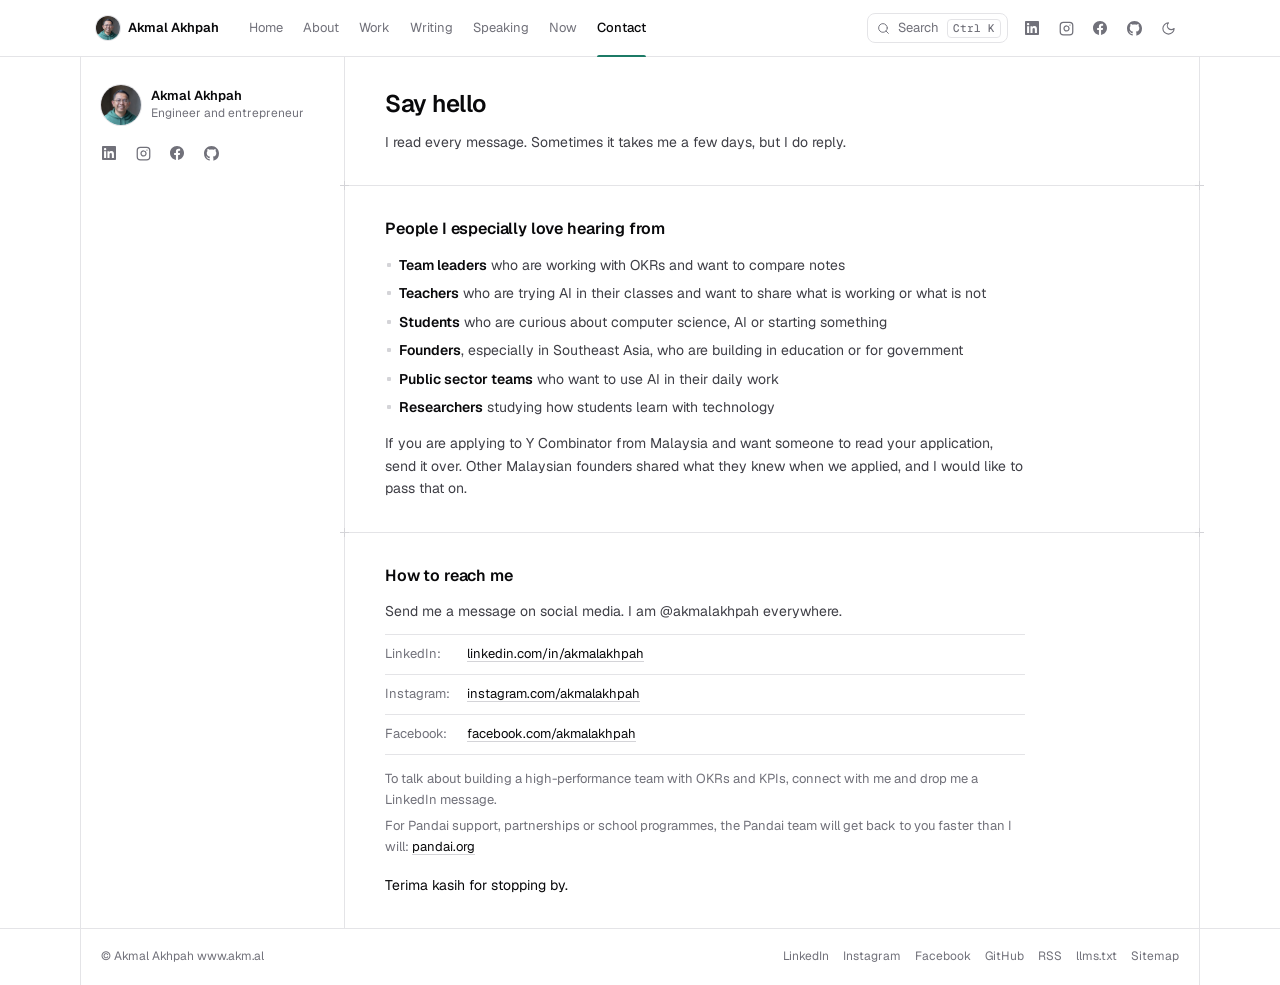
<file: contact.html>
<!doctype html>
<html lang="en-GB" data-root="">
<head>
<meta charset="utf-8">
<meta name="viewport" content="width=device-width, initial-scale=1">
<title>Contact Akmal Akhpah</title>
<meta name="description" content="How to reach me. I am @akmalakhpah on LinkedIn, Instagram and Facebook, and I read every message.">
<meta name="author" content="Akmal Akhpah">
<meta name="robots" content="index, follow, max-snippet:-1, max-image-preview:large">
<link rel="canonical" href="https://akm.al/contact">
<meta property="og:url" content="https://akm.al/contact">
<link rel="author" href="about.html">
<link rel="me" href="https://www.linkedin.com/in/akmalakhpah">
<link rel="me" href="https://www.instagram.com/akmalakhpah">
<link rel="me" href="https://www.facebook.com/akmalakhpah">
<link rel="me" href="https://github.com/akmalakhpah">
<link rel="alternate" type="application/rss+xml" title="Writing by Akmal Akhpah" href="feed.xml">
<link rel="icon" href="favicon.svg" type="image/svg+xml">
<link rel="icon" href="favicon-48.png" sizes="48x48" type="image/png">
<link rel="apple-touch-icon" href="apple-touch-icon.png">
<meta name="theme-color" content="#ffffff" media="(prefers-color-scheme: light)">
<meta name="theme-color" content="#09090b" media="(prefers-color-scheme: dark)">
<meta property="og:site_name" content="Akmal Akhpah">
<meta property="og:type" content="website">
<meta property="og:title" content="Contact Akmal Akhpah">
<meta property="og:description" content="How to reach me. I am @akmalakhpah on LinkedIn, Instagram and Facebook, and I read every message.">
<meta property="og:image" content="https://akm.al/assets/img/og.jpg?v=2">
<meta property="og:image:width" content="1200">
<meta property="og:image:height" content="630">
<meta property="og:image:alt" content="Akmal Akhpah. Engineer and entrepreneur from Malaysia.">
<meta property="og:locale" content="en_GB">
<meta name="twitter:card" content="summary_large_image">
<script>(function(){var d=document.documentElement;d.classList.add('js');try{var t=localStorage.getItem('theme');if(t)d.dataset.theme=t}catch(e){}})();</script>
<link rel="stylesheet" href="assets/site.css">
<script src="assets/site.js" defer></script>
<script type="application/ld+json">{"@context":"https://schema.org","@graph":[{"@type":"Person","@id":"https://akm.al/#person","name":"Akmal Akhpah","givenName":"Akmal","familyName":"Akhpah","alternateName":"@akmalakhpah","url":"https://akm.al/","image":"https://akm.al/assets/img/akmal-lg.jpg","jobTitle":"Engineer and entrepreneur","description":"Akmal Akhpah is an engineer and entrepreneur from Malaysia. The work spans OKRs (OKR Institute, FlowyTeam, OpenOKR), education technology (Pandai, P&AI, FDE Training) and government technology (Aidan Technologies, BORANG).","homeLocation":{"@type":"Country","name":"Malaysia"},"worksFor":[{"@type":"Organization","@id":"https://akm.al/#okr-institute","name":"OKR Institute","url":"https://okrinstitute.org"},{"@type":"Organization","@id":"https://akm.al/#flowyteam","name":"FlowyTeam","url":"https://flowyteam.com"},{"@type":"Organization","@id":"https://akm.al/#pandai","name":"Pandai","url":"https://pandai.org"},{"@type":"Organization","@id":"https://akm.al/#aidan","name":"Aidan Technologies","url":"https://aidantech.com"}],"alumniOf":[{"@type":"CollegeOrUniversity","name":"Rensselaer Polytechnic Institute"},{"@type":"CollegeOrUniversity","name":"Universiti Teknologi Malaysia"},{"@type":"Organization","name":"World Health Organization"},{"@type":"Organization","name":"Intel"}],"knowsAbout":["Objectives and Key Results (OKRs)","High-performance teams","Entrepreneurship","Artificial intelligence in education","Education technology","Government-as-a-Platform","GovTech","Agentic AI","Model Context Protocol","Software engineering"],"knowsLanguage":["en","ms"],"sameAs":["https://www.linkedin.com/in/akmalakhpah","https://www.instagram.com/akmalakhpah","https://www.facebook.com/akmalakhpah","https://github.com/akmalakhpah"]},{"@type":"WebSite","@id":"https://akm.al/#website","url":"https://akm.al/","name":"Akmal Akhpah","inLanguage":"en-GB","author":{"@id":"https://akm.al/#person"}},{"@type":"ContactPage","@id":"https://akm.al/contact#page","url":"https://akm.al/contact","name":"Contact Akmal Akhpah","description":"How to reach me. I am @akmalakhpah on LinkedIn, Instagram and Facebook, and I read every message.","isPartOf":{"@id":"https://akm.al/#website"},"about":{"@id":"https://akm.al/#person"},"inLanguage":"en-GB"},{"@type":"BreadcrumbList","itemListElement":[{"@type":"ListItem","position":1,"name":"Home","item":"https://akm.al/"},{"@type":"ListItem","position":2,"name":"Contact","item":"https://akm.al/contact"}]}]}</script>
</head>
<body>
<a class="skip" href="#main">Skip to content</a>
<header class="head">
  <div class="head-in">
    <a class="brand" href="index.html"><img src="assets/img/akmal-avatar.jpg" width="24" height="24" alt="">Akmal Akhpah</a>
    <nav class="tabs" aria-label="Main"><a href="index.html">Home</a><a href="about.html">About</a><a href="work.html">Work</a><a href="writing/index.html">Writing</a><a href="speaking.html">Speaking</a><a href="now.html">Now</a><a href="contact.html" aria-current="page">Contact</a><span class="tabs-pill" aria-hidden="true"></span></nav>
    <div class="tools">
      <button class="search" type="button" data-palette aria-label="Search this site"><svg width="13" height="13" viewBox="0 0 24 24" fill="none" stroke="currentColor" stroke-width="1.75" stroke-linecap="round" stroke-linejoin="round" aria-hidden="true"><circle cx="11" cy="11" r="8"/><path d="m21 21-4.3-4.3"/></svg><span>Search</span><kbd data-shortcut>⌘K</kbd></button>
      <span class="head-social"><a class="icon-btn" href="https://www.linkedin.com/in/akmalakhpah" rel="me noopener" aria-label="LinkedIn"><svg width="14" height="14" viewBox="0 0 24 24" fill="currentColor" aria-hidden="true"><path d="M20.447 20.452h-3.554v-5.569c0-1.328-.027-3.037-1.852-3.037-1.853 0-2.136 1.445-2.136 2.939v5.667H9.351V9h3.414v1.561h.046c.477-.9 1.637-1.85 3.37-1.85 3.601 0 4.267 2.37 4.267 5.455v6.286zM5.337 7.433c-1.144 0-2.063-.926-2.063-2.065 0-1.138.92-2.063 2.063-2.063 1.14 0 2.064.925 2.064 2.063 0 1.139-.925 2.065-2.064 2.065zm1.782 13.019H3.555V9h3.564v11.452zM22.225 0H1.771C.792 0 0 .774 0 1.729v20.542C0 23.227.792 24 1.771 24h20.451C23.2 24 24 23.227 24 22.271V1.729C24 .774 23.2 0 22.222 0h.003z"/></svg></a><a class="icon-btn" href="https://www.instagram.com/akmalakhpah" rel="me noopener" aria-label="Instagram"><svg width="15" height="15" viewBox="0 0 24 24" fill="none" stroke="currentColor" stroke-width="2" stroke-linecap="round" stroke-linejoin="round" aria-hidden="true"><rect width="20" height="20" x="2" y="2" rx="5" ry="5"/><path d="M16 11.37A4 4 0 1 1 12.63 8 4 4 0 0 1 16 11.37z"/><path d="M17.5 6.5h.01"/></svg></a><a class="icon-btn" href="https://www.facebook.com/akmalakhpah" rel="me noopener" aria-label="Facebook"><svg width="14" height="14" viewBox="0 0 24 24" fill="currentColor" aria-hidden="true"><path d="M24 12.073c0-6.627-5.373-12-12-12s-12 5.373-12 12c0 5.99 4.388 10.954 10.125 11.854v-8.385H7.078v-3.47h3.047V9.43c0-3.007 1.792-4.669 4.533-4.669 1.312 0 2.686.235 2.686.235v2.953H15.83c-1.491 0-1.956.925-1.956 1.874v2.25h3.328l-.532 3.47h-2.796v8.385C19.612 23.027 24 18.062 24 12.073z"/></svg></a><a class="icon-btn" href="https://github.com/akmalakhpah" rel="me noopener" aria-label="GitHub"><svg width="15" height="15" viewBox="0 0 16 16" fill="currentColor" aria-hidden="true"><path d="M8 0c4.42 0 8 3.58 8 8a8.013 8.013 0 0 1-5.45 7.59c-.4.08-.55-.17-.55-.38 0-.27.01-1.13.01-2.2 0-.75-.25-1.23-.54-1.48 1.78-.2 3.65-.88 3.65-3.95 0-.88-.31-1.59-.82-2.15.08-.2.36-1.02-.08-2.12 0 0-.67-.22-2.2.82-.64-.18-1.32-.27-2-.27-.68 0-1.36.09-2 .27-1.53-1.03-2.2-.82-2.2-.82-.44 1.1-.16 1.92-.08 2.12-.51.56-.82 1.28-.82 2.15 0 3.06 1.86 3.75 3.64 3.95-.23.2-.44.55-.51 1.07-.46.21-1.61.55-2.33-.66-.15-.24-.6-.83-1.23-.82-.67.01-.27.38.01.53.34.19.73.9.82 1.13.16.45.68 1.31 2.69.94 0 .67.01 1.3.01 1.49 0 .21-.15.45-.55.38A7.995 7.995 0 0 1 0 8c0-4.42 3.58-8 8-8Z"/></svg></a></span>
      <button class="icon-btn theme-btn" type="button" data-theme-toggle aria-label="Switch between light and dark"><svg class="i-moon" width="15" height="15" viewBox="0 0 24 24" fill="none" stroke="currentColor" stroke-width="1.75" stroke-linecap="round" stroke-linejoin="round" aria-hidden="true"><path d="M12 3a6 6 0 0 0 9 9 9 9 0 1 1-9-9Z"/></svg><svg class="i-sun" width="15" height="15" viewBox="0 0 24 24" fill="none" stroke="currentColor" stroke-width="1.75" stroke-linecap="round" stroke-linejoin="round" aria-hidden="true"><circle cx="12" cy="12" r="4"/><path d="M12 2v2"/><path d="M12 20v2"/><path d="m4.93 4.93 1.41 1.41"/><path d="m17.66 17.66 1.41 1.41"/><path d="M2 12h2"/><path d="M20 12h2"/><path d="m6.34 17.66-1.41 1.41"/><path d="m19.07 4.93-1.41 1.41"/></svg></button>
    </div>
  </div>
  
</header>
<div class="frame">
<aside class="side side-page" aria-label="Profile">
  <div class="side-in">
    <a class="mini" href="about.html"><img src="assets/img/akmal-avatar.jpg" width="40" height="40" alt="" loading="lazy"><span><b>Akmal Akhpah</b><small>Engineer and entrepreneur</small></span></a>
    <div class="social"><a class="icon-btn" href="https://www.linkedin.com/in/akmalakhpah" rel="me noopener" aria-label="LinkedIn"><svg width="14" height="14" viewBox="0 0 24 24" fill="currentColor" aria-hidden="true"><path d="M20.447 20.452h-3.554v-5.569c0-1.328-.027-3.037-1.852-3.037-1.853 0-2.136 1.445-2.136 2.939v5.667H9.351V9h3.414v1.561h.046c.477-.9 1.637-1.85 3.37-1.85 3.601 0 4.267 2.37 4.267 5.455v6.286zM5.337 7.433c-1.144 0-2.063-.926-2.063-2.065 0-1.138.92-2.063 2.063-2.063 1.14 0 2.064.925 2.064 2.063 0 1.139-.925 2.065-2.064 2.065zm1.782 13.019H3.555V9h3.564v11.452zM22.225 0H1.771C.792 0 0 .774 0 1.729v20.542C0 23.227.792 24 1.771 24h20.451C23.2 24 24 23.227 24 22.271V1.729C24 .774 23.2 0 22.222 0h.003z"/></svg></a><a class="icon-btn" href="https://www.instagram.com/akmalakhpah" rel="me noopener" aria-label="Instagram"><svg width="15" height="15" viewBox="0 0 24 24" fill="none" stroke="currentColor" stroke-width="2" stroke-linecap="round" stroke-linejoin="round" aria-hidden="true"><rect width="20" height="20" x="2" y="2" rx="5" ry="5"/><path d="M16 11.37A4 4 0 1 1 12.63 8 4 4 0 0 1 16 11.37z"/><path d="M17.5 6.5h.01"/></svg></a><a class="icon-btn" href="https://www.facebook.com/akmalakhpah" rel="me noopener" aria-label="Facebook"><svg width="14" height="14" viewBox="0 0 24 24" fill="currentColor" aria-hidden="true"><path d="M24 12.073c0-6.627-5.373-12-12-12s-12 5.373-12 12c0 5.99 4.388 10.954 10.125 11.854v-8.385H7.078v-3.47h3.047V9.43c0-3.007 1.792-4.669 4.533-4.669 1.312 0 2.686.235 2.686.235v2.953H15.83c-1.491 0-1.956.925-1.956 1.874v2.25h3.328l-.532 3.47h-2.796v8.385C19.612 23.027 24 18.062 24 12.073z"/></svg></a><a class="icon-btn" href="https://github.com/akmalakhpah" rel="me noopener" aria-label="GitHub"><svg width="15" height="15" viewBox="0 0 16 16" fill="currentColor" aria-hidden="true"><path d="M8 0c4.42 0 8 3.58 8 8a8.013 8.013 0 0 1-5.45 7.59c-.4.08-.55-.17-.55-.38 0-.27.01-1.13.01-2.2 0-.75-.25-1.23-.54-1.48 1.78-.2 3.65-.88 3.65-3.95 0-.88-.31-1.59-.82-2.15.08-.2.36-1.02-.08-2.12 0 0-.67-.22-2.2.82-.64-.18-1.32-.27-2-.27-.68 0-1.36.09-2 .27-1.53-1.03-2.2-.82-2.2-.82-.44 1.1-.16 1.92-.08 2.12-.51.56-.82 1.28-.82 2.15 0 3.06 1.86 3.75 3.64 3.95-.23.2-.44.55-.51 1.07-.46.21-1.61.55-2.33-.66-.15-.24-.6-.83-1.23-.82-.67.01-.27.38.01.53.34.19.73.9.82 1.13.16.45.68 1.31 2.69.94 0 .67.01 1.3.01 1.49 0 .21-.15.45-.55.38A7.995 7.995 0 0 1 0 8c0-4.42 3.58-8 8-8Z"/></svg></a></div>
    
    
  </div>
</aside>
<main id="main" class="main">
<section class="band hero">
  <h1 class="rise">Say hello</h1>
  <p class="rise" style="--i:1">I read every message. Sometimes it takes me a few days, but I do reply.</p>
</section>
<section class="band">
  <h2>People I especially love hearing from</h2>
  <ul class="plain-list">
    <li><strong>Team leaders</strong> who are working with OKRs and want to compare notes</li>
    <li><strong>Teachers</strong> who are trying AI in their classes and want to share what is working or what is not</li>
    <li><strong>Students</strong> who are curious about computer science, AI or starting something</li>
    <li><strong>Founders</strong>, especially in Southeast Asia, who are building in education or for government</li>
    <li><strong>Public sector teams</strong> who want to use AI in their daily work</li>
    <li><strong>Researchers</strong> studying how students learn with technology</li>
  </ul>
  <p class="lead" style="margin-top:14px">If you are applying to Y Combinator from Malaysia and want someone to read your application, send it over. Other Malaysian founders shared what they knew when we applied, and I would like to pass that on.</p>
</section>
<section class="band reveal">
  <h2>How to reach me</h2>
  <p class="lead" style="margin-bottom:12px">Send me a message on social media. I am @akmalakhpah everywhere.</p>
  <ul class="reach">
    <li><span class="label">LinkedIn:</span><a href="https://www.linkedin.com/in/akmalakhpah" rel="me noopener">linkedin.com/in/akmalakhpah</a></li>
    <li><span class="label">Instagram:</span><a href="https://www.instagram.com/akmalakhpah" rel="me noopener">instagram.com/akmalakhpah</a></li>
    <li><span class="label">Facebook:</span><a href="https://www.facebook.com/akmalakhpah" rel="me noopener">facebook.com/akmalakhpah</a></li>
  </ul>
  <p class="note">To talk about building a high-performance team with OKRs and KPIs, connect with me and drop me a LinkedIn message.</p>
  <p class="note" style="margin-top:6px">For Pandai support, partnerships or school programmes, the Pandai team will get back to you faster than I will: <a href="https://pandai.org" rel="noopener">pandai.org</a></p>
  <p class="thanks">Terima kasih for stopping by.</p>
</section>
</main>
</div>
<footer class="foot">
  <div class="foot-in">
    <span>© Akmal Akhpah www.akm.al</span>
    <nav class="foot-links" aria-label="Elsewhere">
      <a href="https://www.linkedin.com/in/akmalakhpah" rel="me noopener">LinkedIn</a>
      <a href="https://www.instagram.com/akmalakhpah" rel="me noopener">Instagram</a>
      <a href="https://www.facebook.com/akmalakhpah" rel="me noopener">Facebook</a>
      <a href="https://github.com/akmalakhpah" rel="me noopener">GitHub</a>
      <a href="feed.xml">RSS</a>
      <a href="llms.txt">llms.txt</a>
      <a href="sitemap.xml">Sitemap</a>
    </nav>
  </div>
</footer>
</body>
</html>
</file>
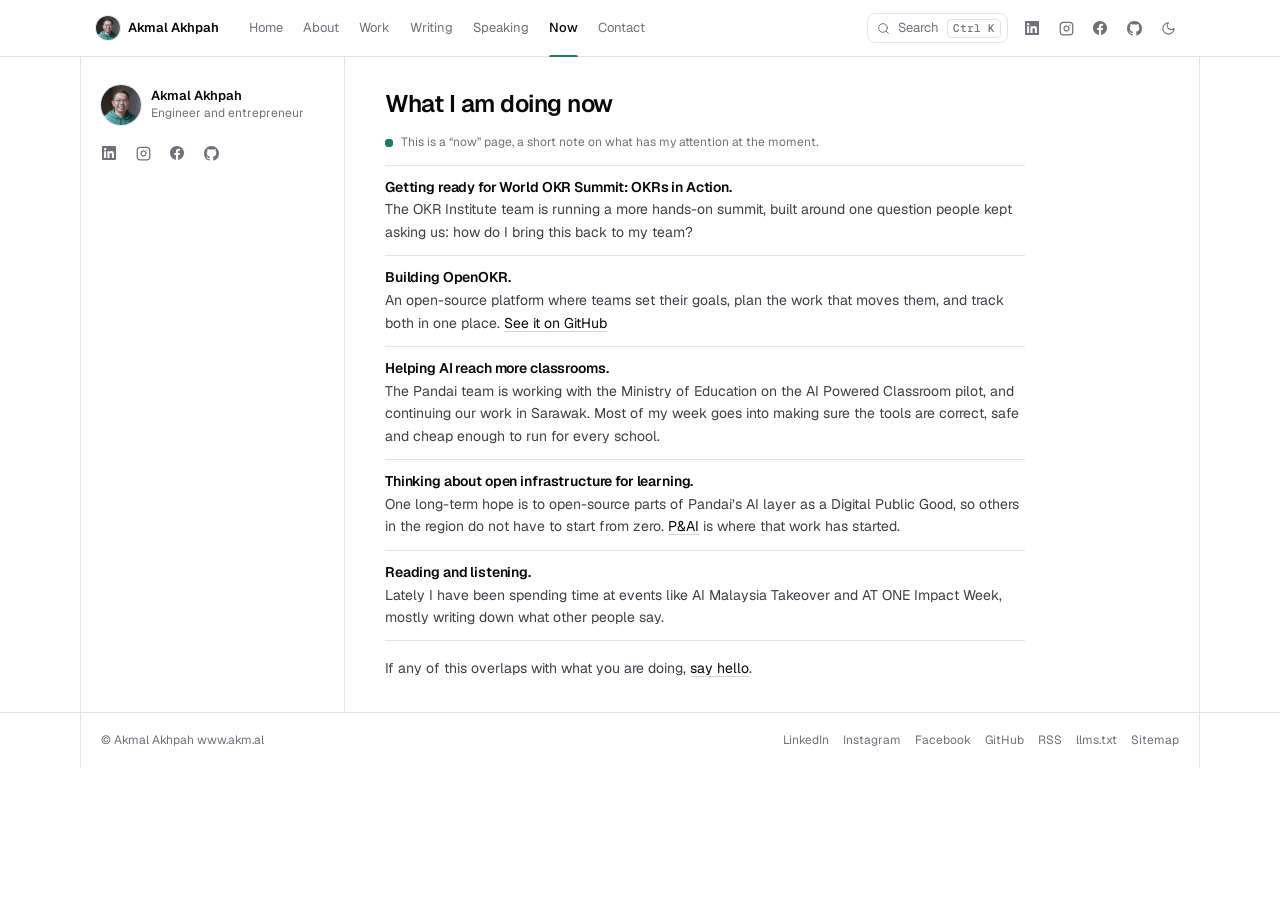
<file: now.html>
<!doctype html>
<html lang="en-GB" data-root="">
<head>
<meta charset="utf-8">
<meta name="viewport" content="width=device-width, initial-scale=1">
<title>Now · Akmal Akhpah</title>
<meta name="description" content="What I am focused on this season: World OKR Summit, OpenOKR, AI in classrooms, and open infrastructure for learning.">
<meta name="author" content="Akmal Akhpah">
<meta name="robots" content="index, follow, max-snippet:-1, max-image-preview:large">
<link rel="canonical" href="https://akm.al/now">
<meta property="og:url" content="https://akm.al/now">
<link rel="author" href="about.html">
<link rel="me" href="https://www.linkedin.com/in/akmalakhpah">
<link rel="me" href="https://www.instagram.com/akmalakhpah">
<link rel="me" href="https://www.facebook.com/akmalakhpah">
<link rel="me" href="https://github.com/akmalakhpah">
<link rel="alternate" type="application/rss+xml" title="Writing by Akmal Akhpah" href="feed.xml">
<link rel="icon" href="favicon.svg" type="image/svg+xml">
<link rel="icon" href="favicon-48.png" sizes="48x48" type="image/png">
<link rel="apple-touch-icon" href="apple-touch-icon.png">
<meta name="theme-color" content="#ffffff" media="(prefers-color-scheme: light)">
<meta name="theme-color" content="#09090b" media="(prefers-color-scheme: dark)">
<meta property="og:site_name" content="Akmal Akhpah">
<meta property="og:type" content="website">
<meta property="og:title" content="Now · Akmal Akhpah">
<meta property="og:description" content="What I am focused on this season: World OKR Summit, OpenOKR, AI in classrooms, and open infrastructure for learning.">
<meta property="og:image" content="https://akm.al/assets/img/og.jpg?v=2">
<meta property="og:image:width" content="1200">
<meta property="og:image:height" content="630">
<meta property="og:image:alt" content="Akmal Akhpah. Engineer and entrepreneur from Malaysia.">
<meta property="og:locale" content="en_GB">
<meta name="twitter:card" content="summary_large_image">
<script>(function(){var d=document.documentElement;d.classList.add('js');try{var t=localStorage.getItem('theme');if(t)d.dataset.theme=t}catch(e){}})();</script>
<link rel="stylesheet" href="assets/site.css">
<script src="assets/site.js" defer></script>
<script type="application/ld+json">{"@context":"https://schema.org","@graph":[{"@type":"Person","@id":"https://akm.al/#person","name":"Akmal Akhpah","givenName":"Akmal","familyName":"Akhpah","alternateName":"@akmalakhpah","url":"https://akm.al/","image":"https://akm.al/assets/img/akmal-lg.jpg","jobTitle":"Engineer and entrepreneur","description":"Akmal Akhpah is an engineer and entrepreneur from Malaysia. The work spans OKRs (OKR Institute, FlowyTeam, OpenOKR), education technology (Pandai, P&AI, FDE Training) and government technology (Aidan Technologies, BORANG).","homeLocation":{"@type":"Country","name":"Malaysia"},"worksFor":[{"@type":"Organization","@id":"https://akm.al/#okr-institute","name":"OKR Institute","url":"https://okrinstitute.org"},{"@type":"Organization","@id":"https://akm.al/#flowyteam","name":"FlowyTeam","url":"https://flowyteam.com"},{"@type":"Organization","@id":"https://akm.al/#pandai","name":"Pandai","url":"https://pandai.org"},{"@type":"Organization","@id":"https://akm.al/#aidan","name":"Aidan Technologies","url":"https://aidantech.com"}],"alumniOf":[{"@type":"CollegeOrUniversity","name":"Rensselaer Polytechnic Institute"},{"@type":"CollegeOrUniversity","name":"Universiti Teknologi Malaysia"},{"@type":"Organization","name":"World Health Organization"},{"@type":"Organization","name":"Intel"}],"knowsAbout":["Objectives and Key Results (OKRs)","High-performance teams","Entrepreneurship","Artificial intelligence in education","Education technology","Government-as-a-Platform","GovTech","Agentic AI","Model Context Protocol","Software engineering"],"knowsLanguage":["en","ms"],"sameAs":["https://www.linkedin.com/in/akmalakhpah","https://www.instagram.com/akmalakhpah","https://www.facebook.com/akmalakhpah","https://github.com/akmalakhpah"]},{"@type":"WebSite","@id":"https://akm.al/#website","url":"https://akm.al/","name":"Akmal Akhpah","inLanguage":"en-GB","author":{"@id":"https://akm.al/#person"}},{"@type":"WebPage","@id":"https://akm.al/now#page","url":"https://akm.al/now","name":"Now · Akmal Akhpah","description":"What I am focused on this season: World OKR Summit, OpenOKR, AI in classrooms, and open infrastructure for learning.","isPartOf":{"@id":"https://akm.al/#website"},"about":{"@id":"https://akm.al/#person"},"inLanguage":"en-GB"},{"@type":"BreadcrumbList","itemListElement":[{"@type":"ListItem","position":1,"name":"Home","item":"https://akm.al/"},{"@type":"ListItem","position":2,"name":"Now","item":"https://akm.al/now"}]}]}</script>
</head>
<body>
<a class="skip" href="#main">Skip to content</a>
<header class="head">
  <div class="head-in">
    <a class="brand" href="index.html"><img src="assets/img/akmal-avatar.jpg" width="24" height="24" alt="">Akmal Akhpah</a>
    <nav class="tabs" aria-label="Main"><a href="index.html">Home</a><a href="about.html">About</a><a href="work.html">Work</a><a href="writing/index.html">Writing</a><a href="speaking.html">Speaking</a><a href="now.html" aria-current="page">Now</a><a href="contact.html">Contact</a><span class="tabs-pill" aria-hidden="true"></span></nav>
    <div class="tools">
      <button class="search" type="button" data-palette aria-label="Search this site"><svg width="13" height="13" viewBox="0 0 24 24" fill="none" stroke="currentColor" stroke-width="1.75" stroke-linecap="round" stroke-linejoin="round" aria-hidden="true"><circle cx="11" cy="11" r="8"/><path d="m21 21-4.3-4.3"/></svg><span>Search</span><kbd data-shortcut>⌘K</kbd></button>
      <span class="head-social"><a class="icon-btn" href="https://www.linkedin.com/in/akmalakhpah" rel="me noopener" aria-label="LinkedIn"><svg width="14" height="14" viewBox="0 0 24 24" fill="currentColor" aria-hidden="true"><path d="M20.447 20.452h-3.554v-5.569c0-1.328-.027-3.037-1.852-3.037-1.853 0-2.136 1.445-2.136 2.939v5.667H9.351V9h3.414v1.561h.046c.477-.9 1.637-1.85 3.37-1.85 3.601 0 4.267 2.37 4.267 5.455v6.286zM5.337 7.433c-1.144 0-2.063-.926-2.063-2.065 0-1.138.92-2.063 2.063-2.063 1.14 0 2.064.925 2.064 2.063 0 1.139-.925 2.065-2.064 2.065zm1.782 13.019H3.555V9h3.564v11.452zM22.225 0H1.771C.792 0 0 .774 0 1.729v20.542C0 23.227.792 24 1.771 24h20.451C23.2 24 24 23.227 24 22.271V1.729C24 .774 23.2 0 22.222 0h.003z"/></svg></a><a class="icon-btn" href="https://www.instagram.com/akmalakhpah" rel="me noopener" aria-label="Instagram"><svg width="15" height="15" viewBox="0 0 24 24" fill="none" stroke="currentColor" stroke-width="2" stroke-linecap="round" stroke-linejoin="round" aria-hidden="true"><rect width="20" height="20" x="2" y="2" rx="5" ry="5"/><path d="M16 11.37A4 4 0 1 1 12.63 8 4 4 0 0 1 16 11.37z"/><path d="M17.5 6.5h.01"/></svg></a><a class="icon-btn" href="https://www.facebook.com/akmalakhpah" rel="me noopener" aria-label="Facebook"><svg width="14" height="14" viewBox="0 0 24 24" fill="currentColor" aria-hidden="true"><path d="M24 12.073c0-6.627-5.373-12-12-12s-12 5.373-12 12c0 5.99 4.388 10.954 10.125 11.854v-8.385H7.078v-3.47h3.047V9.43c0-3.007 1.792-4.669 4.533-4.669 1.312 0 2.686.235 2.686.235v2.953H15.83c-1.491 0-1.956.925-1.956 1.874v2.25h3.328l-.532 3.47h-2.796v8.385C19.612 23.027 24 18.062 24 12.073z"/></svg></a><a class="icon-btn" href="https://github.com/akmalakhpah" rel="me noopener" aria-label="GitHub"><svg width="15" height="15" viewBox="0 0 16 16" fill="currentColor" aria-hidden="true"><path d="M8 0c4.42 0 8 3.58 8 8a8.013 8.013 0 0 1-5.45 7.59c-.4.08-.55-.17-.55-.38 0-.27.01-1.13.01-2.2 0-.75-.25-1.23-.54-1.48 1.78-.2 3.65-.88 3.65-3.95 0-.88-.31-1.59-.82-2.15.08-.2.36-1.02-.08-2.12 0 0-.67-.22-2.2.82-.64-.18-1.32-.27-2-.27-.68 0-1.36.09-2 .27-1.53-1.03-2.2-.82-2.2-.82-.44 1.1-.16 1.92-.08 2.12-.51.56-.82 1.28-.82 2.15 0 3.06 1.86 3.75 3.64 3.95-.23.2-.44.55-.51 1.07-.46.21-1.61.55-2.33-.66-.15-.24-.6-.83-1.23-.82-.67.01-.27.38.01.53.34.19.73.9.82 1.13.16.45.68 1.31 2.69.94 0 .67.01 1.3.01 1.49 0 .21-.15.45-.55.38A7.995 7.995 0 0 1 0 8c0-4.42 3.58-8 8-8Z"/></svg></a></span>
      <button class="icon-btn theme-btn" type="button" data-theme-toggle aria-label="Switch between light and dark"><svg class="i-moon" width="15" height="15" viewBox="0 0 24 24" fill="none" stroke="currentColor" stroke-width="1.75" stroke-linecap="round" stroke-linejoin="round" aria-hidden="true"><path d="M12 3a6 6 0 0 0 9 9 9 9 0 1 1-9-9Z"/></svg><svg class="i-sun" width="15" height="15" viewBox="0 0 24 24" fill="none" stroke="currentColor" stroke-width="1.75" stroke-linecap="round" stroke-linejoin="round" aria-hidden="true"><circle cx="12" cy="12" r="4"/><path d="M12 2v2"/><path d="M12 20v2"/><path d="m4.93 4.93 1.41 1.41"/><path d="m17.66 17.66 1.41 1.41"/><path d="M2 12h2"/><path d="M20 12h2"/><path d="m6.34 17.66-1.41 1.41"/><path d="m19.07 4.93-1.41 1.41"/></svg></button>
    </div>
  </div>
  
</header>
<div class="frame">
<aside class="side side-page" aria-label="Profile">
  <div class="side-in">
    <a class="mini" href="about.html"><img src="assets/img/akmal-avatar.jpg" width="40" height="40" alt="" loading="lazy"><span><b>Akmal Akhpah</b><small>Engineer and entrepreneur</small></span></a>
    <div class="social"><a class="icon-btn" href="https://www.linkedin.com/in/akmalakhpah" rel="me noopener" aria-label="LinkedIn"><svg width="14" height="14" viewBox="0 0 24 24" fill="currentColor" aria-hidden="true"><path d="M20.447 20.452h-3.554v-5.569c0-1.328-.027-3.037-1.852-3.037-1.853 0-2.136 1.445-2.136 2.939v5.667H9.351V9h3.414v1.561h.046c.477-.9 1.637-1.85 3.37-1.85 3.601 0 4.267 2.37 4.267 5.455v6.286zM5.337 7.433c-1.144 0-2.063-.926-2.063-2.065 0-1.138.92-2.063 2.063-2.063 1.14 0 2.064.925 2.064 2.063 0 1.139-.925 2.065-2.064 2.065zm1.782 13.019H3.555V9h3.564v11.452zM22.225 0H1.771C.792 0 0 .774 0 1.729v20.542C0 23.227.792 24 1.771 24h20.451C23.2 24 24 23.227 24 22.271V1.729C24 .774 23.2 0 22.222 0h.003z"/></svg></a><a class="icon-btn" href="https://www.instagram.com/akmalakhpah" rel="me noopener" aria-label="Instagram"><svg width="15" height="15" viewBox="0 0 24 24" fill="none" stroke="currentColor" stroke-width="2" stroke-linecap="round" stroke-linejoin="round" aria-hidden="true"><rect width="20" height="20" x="2" y="2" rx="5" ry="5"/><path d="M16 11.37A4 4 0 1 1 12.63 8 4 4 0 0 1 16 11.37z"/><path d="M17.5 6.5h.01"/></svg></a><a class="icon-btn" href="https://www.facebook.com/akmalakhpah" rel="me noopener" aria-label="Facebook"><svg width="14" height="14" viewBox="0 0 24 24" fill="currentColor" aria-hidden="true"><path d="M24 12.073c0-6.627-5.373-12-12-12s-12 5.373-12 12c0 5.99 4.388 10.954 10.125 11.854v-8.385H7.078v-3.47h3.047V9.43c0-3.007 1.792-4.669 4.533-4.669 1.312 0 2.686.235 2.686.235v2.953H15.83c-1.491 0-1.956.925-1.956 1.874v2.25h3.328l-.532 3.47h-2.796v8.385C19.612 23.027 24 18.062 24 12.073z"/></svg></a><a class="icon-btn" href="https://github.com/akmalakhpah" rel="me noopener" aria-label="GitHub"><svg width="15" height="15" viewBox="0 0 16 16" fill="currentColor" aria-hidden="true"><path d="M8 0c4.42 0 8 3.58 8 8a8.013 8.013 0 0 1-5.45 7.59c-.4.08-.55-.17-.55-.38 0-.27.01-1.13.01-2.2 0-.75-.25-1.23-.54-1.48 1.78-.2 3.65-.88 3.65-3.95 0-.88-.31-1.59-.82-2.15.08-.2.36-1.02-.08-2.12 0 0-.67-.22-2.2.82-.64-.18-1.32-.27-2-.27-.68 0-1.36.09-2 .27-1.53-1.03-2.2-.82-2.2-.82-.44 1.1-.16 1.92-.08 2.12-.51.56-.82 1.28-.82 2.15 0 3.06 1.86 3.75 3.64 3.95-.23.2-.44.55-.51 1.07-.46.21-1.61.55-2.33-.66-.15-.24-.6-.83-1.23-.82-.67.01-.27.38.01.53.34.19.73.9.82 1.13.16.45.68 1.31 2.69.94 0 .67.01 1.3.01 1.49 0 .21-.15.45-.55.38A7.995 7.995 0 0 1 0 8c0-4.42 3.58-8 8-8Z"/></svg></a></div>
    
    
  </div>
</aside>
<main id="main" class="main">
<section class="band hero">
  <h1 class="rise">What I am doing now</h1>
  <p class="stamp rise" style="--i:1"><span class="pulse"></span><span>This is a “now” page, a short note on what has my attention at the moment.</span></p>
  <ul class="now-list rise" style="--i:2">
    <li><h2>Getting ready for World OKR Summit: OKRs in Action.</h2><p>The OKR Institute team is running a more hands-on summit, built around one question people kept asking us: how do I bring this back to my team?</p></li>
    <li><h2>Building OpenOKR.</h2><p>An open-source platform where teams set their goals, plan the work that moves them, and track both in one place. <a href="https://github.com/open-okr/open-okr" rel="noopener">See it on GitHub</a></p></li>
    <li><h2>Helping AI reach more classrooms.</h2><p>The Pandai team is working with the Ministry of Education on the AI Powered Classroom pilot, and continuing our work in Sarawak. Most of my week goes into making sure the tools are correct, safe and cheap enough to run for every school.</p></li>
    <li><h2>Thinking about open infrastructure for learning.</h2><p>One long-term hope is to open-source parts of Pandai’s AI layer as a Digital Public Good, so others in the region do not have to start from zero. <a href="https://github.com/p-n-ai" rel="noopener">P&amp;AI</a> is where that work has started.</p></li>
    <li><h2>Reading and listening.</h2><p>Lately I have been spending time at events like AI Malaysia Takeover and AT ONE Impact Week, mostly writing down what other people say.</p></li>
  </ul>
  <p style="margin-top:16px">If any of this overlaps with what you are doing, <a href="contact.html">say hello</a>.</p>
</section>
</main>
</div>
<footer class="foot">
  <div class="foot-in">
    <span>© Akmal Akhpah www.akm.al</span>
    <nav class="foot-links" aria-label="Elsewhere">
      <a href="https://www.linkedin.com/in/akmalakhpah" rel="me noopener">LinkedIn</a>
      <a href="https://www.instagram.com/akmalakhpah" rel="me noopener">Instagram</a>
      <a href="https://www.facebook.com/akmalakhpah" rel="me noopener">Facebook</a>
      <a href="https://github.com/akmalakhpah" rel="me noopener">GitHub</a>
      <a href="feed.xml">RSS</a>
      <a href="llms.txt">llms.txt</a>
      <a href="sitemap.xml">Sitemap</a>
    </nav>
  </div>
</footer>
</body>
</html>
</file>
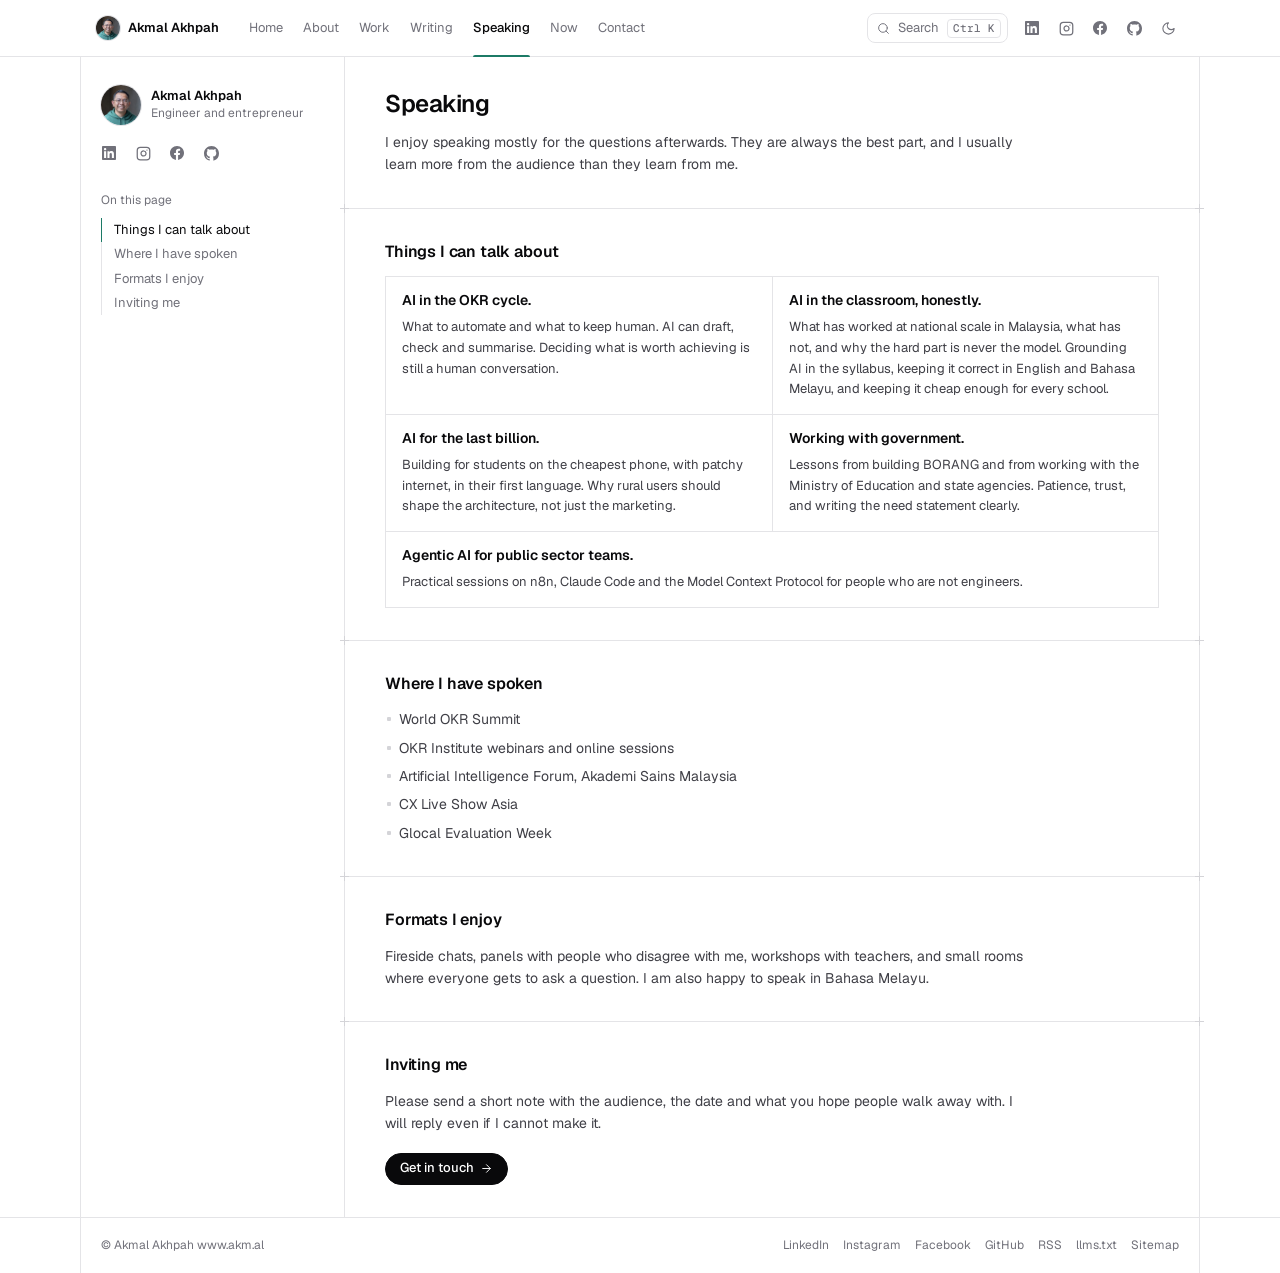
<file: speaking.html>
<!doctype html>
<html lang="en-GB" data-root="">
<head>
<meta charset="utf-8">
<meta name="viewport" content="width=device-width, initial-scale=1">
<title>Speaking · Akmal Akhpah</title>
<meta name="description" content="Topics I can talk about, places I have spoken, and how to invite me. AI in the OKR cycle, AI in the classroom, and working with government.">
<meta name="author" content="Akmal Akhpah">
<meta name="robots" content="index, follow, max-snippet:-1, max-image-preview:large">
<link rel="canonical" href="https://akm.al/speaking">
<meta property="og:url" content="https://akm.al/speaking">
<link rel="author" href="about.html">
<link rel="me" href="https://www.linkedin.com/in/akmalakhpah">
<link rel="me" href="https://www.instagram.com/akmalakhpah">
<link rel="me" href="https://www.facebook.com/akmalakhpah">
<link rel="me" href="https://github.com/akmalakhpah">
<link rel="alternate" type="application/rss+xml" title="Writing by Akmal Akhpah" href="feed.xml">
<link rel="icon" href="favicon.svg" type="image/svg+xml">
<link rel="icon" href="favicon-48.png" sizes="48x48" type="image/png">
<link rel="apple-touch-icon" href="apple-touch-icon.png">
<meta name="theme-color" content="#ffffff" media="(prefers-color-scheme: light)">
<meta name="theme-color" content="#09090b" media="(prefers-color-scheme: dark)">
<meta property="og:site_name" content="Akmal Akhpah">
<meta property="og:type" content="website">
<meta property="og:title" content="Speaking · Akmal Akhpah">
<meta property="og:description" content="Topics I can talk about, places I have spoken, and how to invite me. AI in the OKR cycle, AI in the classroom, and working with government.">
<meta property="og:image" content="https://akm.al/assets/img/og.jpg?v=2">
<meta property="og:image:width" content="1200">
<meta property="og:image:height" content="630">
<meta property="og:image:alt" content="Akmal Akhpah. Engineer and entrepreneur from Malaysia.">
<meta property="og:locale" content="en_GB">
<meta name="twitter:card" content="summary_large_image">
<script>(function(){var d=document.documentElement;d.classList.add('js');try{var t=localStorage.getItem('theme');if(t)d.dataset.theme=t}catch(e){}})();</script>
<link rel="stylesheet" href="assets/site.css">
<script src="assets/site.js" defer></script>
<script type="application/ld+json">{"@context":"https://schema.org","@graph":[{"@type":"Person","@id":"https://akm.al/#person","name":"Akmal Akhpah","givenName":"Akmal","familyName":"Akhpah","alternateName":"@akmalakhpah","url":"https://akm.al/","image":"https://akm.al/assets/img/akmal-lg.jpg","jobTitle":"Engineer and entrepreneur","description":"Akmal Akhpah is an engineer and entrepreneur from Malaysia. The work spans OKRs (OKR Institute, FlowyTeam, OpenOKR), education technology (Pandai, P&AI, FDE Training) and government technology (Aidan Technologies, BORANG).","homeLocation":{"@type":"Country","name":"Malaysia"},"worksFor":[{"@type":"Organization","@id":"https://akm.al/#okr-institute","name":"OKR Institute","url":"https://okrinstitute.org"},{"@type":"Organization","@id":"https://akm.al/#flowyteam","name":"FlowyTeam","url":"https://flowyteam.com"},{"@type":"Organization","@id":"https://akm.al/#pandai","name":"Pandai","url":"https://pandai.org"},{"@type":"Organization","@id":"https://akm.al/#aidan","name":"Aidan Technologies","url":"https://aidantech.com"}],"alumniOf":[{"@type":"CollegeOrUniversity","name":"Rensselaer Polytechnic Institute"},{"@type":"CollegeOrUniversity","name":"Universiti Teknologi Malaysia"},{"@type":"Organization","name":"World Health Organization"},{"@type":"Organization","name":"Intel"}],"knowsAbout":["Objectives and Key Results (OKRs)","High-performance teams","Entrepreneurship","Artificial intelligence in education","Education technology","Government-as-a-Platform","GovTech","Agentic AI","Model Context Protocol","Software engineering"],"knowsLanguage":["en","ms"],"sameAs":["https://www.linkedin.com/in/akmalakhpah","https://www.instagram.com/akmalakhpah","https://www.facebook.com/akmalakhpah","https://github.com/akmalakhpah"]},{"@type":"WebSite","@id":"https://akm.al/#website","url":"https://akm.al/","name":"Akmal Akhpah","inLanguage":"en-GB","author":{"@id":"https://akm.al/#person"}},{"@type":"WebPage","@id":"https://akm.al/speaking#page","url":"https://akm.al/speaking","name":"Speaking · Akmal Akhpah","description":"Topics I can talk about, places I have spoken, and how to invite me. AI in the OKR cycle, AI in the classroom, and working with government.","isPartOf":{"@id":"https://akm.al/#website"},"about":{"@id":"https://akm.al/#person"},"inLanguage":"en-GB"},{"@type":"BreadcrumbList","itemListElement":[{"@type":"ListItem","position":1,"name":"Home","item":"https://akm.al/"},{"@type":"ListItem","position":2,"name":"Speaking","item":"https://akm.al/speaking"}]}]}</script>
</head>
<body>
<a class="skip" href="#main">Skip to content</a>
<header class="head">
  <div class="head-in">
    <a class="brand" href="index.html"><img src="assets/img/akmal-avatar.jpg" width="24" height="24" alt="">Akmal Akhpah</a>
    <nav class="tabs" aria-label="Main"><a href="index.html">Home</a><a href="about.html">About</a><a href="work.html">Work</a><a href="writing/index.html">Writing</a><a href="speaking.html" aria-current="page">Speaking</a><a href="now.html">Now</a><a href="contact.html">Contact</a><span class="tabs-pill" aria-hidden="true"></span></nav>
    <div class="tools">
      <button class="search" type="button" data-palette aria-label="Search this site"><svg width="13" height="13" viewBox="0 0 24 24" fill="none" stroke="currentColor" stroke-width="1.75" stroke-linecap="round" stroke-linejoin="round" aria-hidden="true"><circle cx="11" cy="11" r="8"/><path d="m21 21-4.3-4.3"/></svg><span>Search</span><kbd data-shortcut>⌘K</kbd></button>
      <span class="head-social"><a class="icon-btn" href="https://www.linkedin.com/in/akmalakhpah" rel="me noopener" aria-label="LinkedIn"><svg width="14" height="14" viewBox="0 0 24 24" fill="currentColor" aria-hidden="true"><path d="M20.447 20.452h-3.554v-5.569c0-1.328-.027-3.037-1.852-3.037-1.853 0-2.136 1.445-2.136 2.939v5.667H9.351V9h3.414v1.561h.046c.477-.9 1.637-1.85 3.37-1.85 3.601 0 4.267 2.37 4.267 5.455v6.286zM5.337 7.433c-1.144 0-2.063-.926-2.063-2.065 0-1.138.92-2.063 2.063-2.063 1.14 0 2.064.925 2.064 2.063 0 1.139-.925 2.065-2.064 2.065zm1.782 13.019H3.555V9h3.564v11.452zM22.225 0H1.771C.792 0 0 .774 0 1.729v20.542C0 23.227.792 24 1.771 24h20.451C23.2 24 24 23.227 24 22.271V1.729C24 .774 23.2 0 22.222 0h.003z"/></svg></a><a class="icon-btn" href="https://www.instagram.com/akmalakhpah" rel="me noopener" aria-label="Instagram"><svg width="15" height="15" viewBox="0 0 24 24" fill="none" stroke="currentColor" stroke-width="2" stroke-linecap="round" stroke-linejoin="round" aria-hidden="true"><rect width="20" height="20" x="2" y="2" rx="5" ry="5"/><path d="M16 11.37A4 4 0 1 1 12.63 8 4 4 0 0 1 16 11.37z"/><path d="M17.5 6.5h.01"/></svg></a><a class="icon-btn" href="https://www.facebook.com/akmalakhpah" rel="me noopener" aria-label="Facebook"><svg width="14" height="14" viewBox="0 0 24 24" fill="currentColor" aria-hidden="true"><path d="M24 12.073c0-6.627-5.373-12-12-12s-12 5.373-12 12c0 5.99 4.388 10.954 10.125 11.854v-8.385H7.078v-3.47h3.047V9.43c0-3.007 1.792-4.669 4.533-4.669 1.312 0 2.686.235 2.686.235v2.953H15.83c-1.491 0-1.956.925-1.956 1.874v2.25h3.328l-.532 3.47h-2.796v8.385C19.612 23.027 24 18.062 24 12.073z"/></svg></a><a class="icon-btn" href="https://github.com/akmalakhpah" rel="me noopener" aria-label="GitHub"><svg width="15" height="15" viewBox="0 0 16 16" fill="currentColor" aria-hidden="true"><path d="M8 0c4.42 0 8 3.58 8 8a8.013 8.013 0 0 1-5.45 7.59c-.4.08-.55-.17-.55-.38 0-.27.01-1.13.01-2.2 0-.75-.25-1.23-.54-1.48 1.78-.2 3.65-.88 3.65-3.95 0-.88-.31-1.59-.82-2.15.08-.2.36-1.02-.08-2.12 0 0-.67-.22-2.2.82-.64-.18-1.32-.27-2-.27-.68 0-1.36.09-2 .27-1.53-1.03-2.2-.82-2.2-.82-.44 1.1-.16 1.92-.08 2.12-.51.56-.82 1.28-.82 2.15 0 3.06 1.86 3.75 3.64 3.95-.23.2-.44.55-.51 1.07-.46.21-1.61.55-2.33-.66-.15-.24-.6-.83-1.23-.82-.67.01-.27.38.01.53.34.19.73.9.82 1.13.16.45.68 1.31 2.69.94 0 .67.01 1.3.01 1.49 0 .21-.15.45-.55.38A7.995 7.995 0 0 1 0 8c0-4.42 3.58-8 8-8Z"/></svg></a></span>
      <button class="icon-btn theme-btn" type="button" data-theme-toggle aria-label="Switch between light and dark"><svg class="i-moon" width="15" height="15" viewBox="0 0 24 24" fill="none" stroke="currentColor" stroke-width="1.75" stroke-linecap="round" stroke-linejoin="round" aria-hidden="true"><path d="M12 3a6 6 0 0 0 9 9 9 9 0 1 1-9-9Z"/></svg><svg class="i-sun" width="15" height="15" viewBox="0 0 24 24" fill="none" stroke="currentColor" stroke-width="1.75" stroke-linecap="round" stroke-linejoin="round" aria-hidden="true"><circle cx="12" cy="12" r="4"/><path d="M12 2v2"/><path d="M12 20v2"/><path d="m4.93 4.93 1.41 1.41"/><path d="m17.66 17.66 1.41 1.41"/><path d="M2 12h2"/><path d="M20 12h2"/><path d="m6.34 17.66-1.41 1.41"/><path d="m19.07 4.93-1.41 1.41"/></svg></button>
    </div>
  </div>
  
</header>
<div class="frame">
<aside class="side side-page" aria-label="Profile">
  <div class="side-in">
    <a class="mini" href="about.html"><img src="assets/img/akmal-avatar.jpg" width="40" height="40" alt="" loading="lazy"><span><b>Akmal Akhpah</b><small>Engineer and entrepreneur</small></span></a>
    <div class="social"><a class="icon-btn" href="https://www.linkedin.com/in/akmalakhpah" rel="me noopener" aria-label="LinkedIn"><svg width="14" height="14" viewBox="0 0 24 24" fill="currentColor" aria-hidden="true"><path d="M20.447 20.452h-3.554v-5.569c0-1.328-.027-3.037-1.852-3.037-1.853 0-2.136 1.445-2.136 2.939v5.667H9.351V9h3.414v1.561h.046c.477-.9 1.637-1.85 3.37-1.85 3.601 0 4.267 2.37 4.267 5.455v6.286zM5.337 7.433c-1.144 0-2.063-.926-2.063-2.065 0-1.138.92-2.063 2.063-2.063 1.14 0 2.064.925 2.064 2.063 0 1.139-.925 2.065-2.064 2.065zm1.782 13.019H3.555V9h3.564v11.452zM22.225 0H1.771C.792 0 0 .774 0 1.729v20.542C0 23.227.792 24 1.771 24h20.451C23.2 24 24 23.227 24 22.271V1.729C24 .774 23.2 0 22.222 0h.003z"/></svg></a><a class="icon-btn" href="https://www.instagram.com/akmalakhpah" rel="me noopener" aria-label="Instagram"><svg width="15" height="15" viewBox="0 0 24 24" fill="none" stroke="currentColor" stroke-width="2" stroke-linecap="round" stroke-linejoin="round" aria-hidden="true"><rect width="20" height="20" x="2" y="2" rx="5" ry="5"/><path d="M16 11.37A4 4 0 1 1 12.63 8 4 4 0 0 1 16 11.37z"/><path d="M17.5 6.5h.01"/></svg></a><a class="icon-btn" href="https://www.facebook.com/akmalakhpah" rel="me noopener" aria-label="Facebook"><svg width="14" height="14" viewBox="0 0 24 24" fill="currentColor" aria-hidden="true"><path d="M24 12.073c0-6.627-5.373-12-12-12s-12 5.373-12 12c0 5.99 4.388 10.954 10.125 11.854v-8.385H7.078v-3.47h3.047V9.43c0-3.007 1.792-4.669 4.533-4.669 1.312 0 2.686.235 2.686.235v2.953H15.83c-1.491 0-1.956.925-1.956 1.874v2.25h3.328l-.532 3.47h-2.796v8.385C19.612 23.027 24 18.062 24 12.073z"/></svg></a><a class="icon-btn" href="https://github.com/akmalakhpah" rel="me noopener" aria-label="GitHub"><svg width="15" height="15" viewBox="0 0 16 16" fill="currentColor" aria-hidden="true"><path d="M8 0c4.42 0 8 3.58 8 8a8.013 8.013 0 0 1-5.45 7.59c-.4.08-.55-.17-.55-.38 0-.27.01-1.13.01-2.2 0-.75-.25-1.23-.54-1.48 1.78-.2 3.65-.88 3.65-3.95 0-.88-.31-1.59-.82-2.15.08-.2.36-1.02-.08-2.12 0 0-.67-.22-2.2.82-.64-.18-1.32-.27-2-.27-.68 0-1.36.09-2 .27-1.53-1.03-2.2-.82-2.2-.82-.44 1.1-.16 1.92-.08 2.12-.51.56-.82 1.28-.82 2.15 0 3.06 1.86 3.75 3.64 3.95-.23.2-.44.55-.51 1.07-.46.21-1.61.55-2.33-.66-.15-.24-.6-.83-1.23-.82-.67.01-.27.38.01.53.34.19.73.9.82 1.13.16.45.68 1.31 2.69.94 0 .67.01 1.3.01 1.49 0 .21-.15.45-.55.38A7.995 7.995 0 0 1 0 8c0-4.42 3.58-8 8-8Z"/></svg></a></div>
    
    <nav class="toc" aria-label="On this page"><p class="toc-title">On this page</p><ul><li><a href="#things-i-can-talk-about">Things I can talk about</a></li><li><a href="#where-i-have-spoken">Where I have spoken</a></li><li><a href="#formats-i-enjoy">Formats I enjoy</a></li><li><a href="#inviting-me">Inviting me</a></li><li class="toc-mark" aria-hidden="true"></li></ul></nav>
  </div>
</aside>
<main id="main" class="main">
<section class="band hero">
  <h1 class="rise">Speaking</h1>
  <p class="rise" style="--i:1">I enjoy speaking mostly for the questions afterwards. They are always the best part, and I usually learn more from the audience than they learn from me.</p>
</section>
<section class="band">
  <h2 id="things-i-can-talk-about">Things I can talk about<a class="anchor" href="#things-i-can-talk-about" aria-label="Link to this section">#</a></h2>
  <ul class="cells cols-2">
    <li class="cell"><h3>AI in the OKR cycle.</h3><p>What to automate and what to keep human. AI can draft, check and summarise. Deciding what is worth achieving is still a human conversation.</p></li>
    <li class="cell"><h3>AI in the classroom, honestly.</h3><p>What has worked at national scale in Malaysia, what has not, and why the hard part is never the model. Grounding AI in the syllabus, keeping it correct in English and Bahasa Melayu, and keeping it cheap enough for every school.</p></li>
    <li class="cell"><h3>AI for the last billion.</h3><p>Building for students on the cheapest phone, with patchy internet, in their first language. Why rural users should shape the architecture, not just the marketing.</p></li>
    <li class="cell"><h3>Working with government.</h3><p>Lessons from building BORANG and from working with the Ministry of Education and state agencies. Patience, trust, and writing the need statement clearly.</p></li>
    <li class="cell cell-wide"><h3>Agentic AI for public sector teams.</h3><p>Practical sessions on n8n, Claude Code and the Model Context Protocol for people who are not engineers.</p></li>
  </ul>
</section>
<section class="band reveal">
  <h2 id="where-i-have-spoken">Where I have spoken<a class="anchor" href="#where-i-have-spoken" aria-label="Link to this section">#</a></h2>
  <ul class="plain-list">
    <li>World OKR Summit</li>
    <li>OKR Institute webinars and online sessions</li>
    <li>Artificial Intelligence Forum, Akademi Sains Malaysia</li>
    <li>CX Live Show Asia</li>
    <li>Glocal Evaluation Week</li>
  </ul>
</section>
<section class="band reveal">
  <h2 id="formats-i-enjoy">Formats I enjoy<a class="anchor" href="#formats-i-enjoy" aria-label="Link to this section">#</a></h2>
  <p class="lead">Fireside chats, panels with people who disagree with me, workshops with teachers, and small rooms where everyone gets to ask a question. I am also happy to speak in Bahasa Melayu.</p>
</section>
<section class="band reveal">
  <h2 id="inviting-me">Inviting me<a class="anchor" href="#inviting-me" aria-label="Link to this section">#</a></h2>
  <p class="lead">Please send a short note with the audience, the date and what you hope people walk away with. I will reply even if I cannot make it.</p>
  <div class="btns"><a class="btn btn-solid" href="contact.html">Get in touch <svg width="13" height="13" viewBox="0 0 24 24" fill="none" stroke="currentColor" stroke-width="1.75" stroke-linecap="round" stroke-linejoin="round" aria-hidden="true"><path d="M5 12h14"/><path d="m12 5 7 7-7 7"/></svg></a></div>
</section>
</main>
</div>
<footer class="foot">
  <div class="foot-in">
    <span>© Akmal Akhpah www.akm.al</span>
    <nav class="foot-links" aria-label="Elsewhere">
      <a href="https://www.linkedin.com/in/akmalakhpah" rel="me noopener">LinkedIn</a>
      <a href="https://www.instagram.com/akmalakhpah" rel="me noopener">Instagram</a>
      <a href="https://www.facebook.com/akmalakhpah" rel="me noopener">Facebook</a>
      <a href="https://github.com/akmalakhpah" rel="me noopener">GitHub</a>
      <a href="feed.xml">RSS</a>
      <a href="llms.txt">llms.txt</a>
      <a href="sitemap.xml">Sitemap</a>
    </nav>
  </div>
</footer>
</body>
</html>
</file>
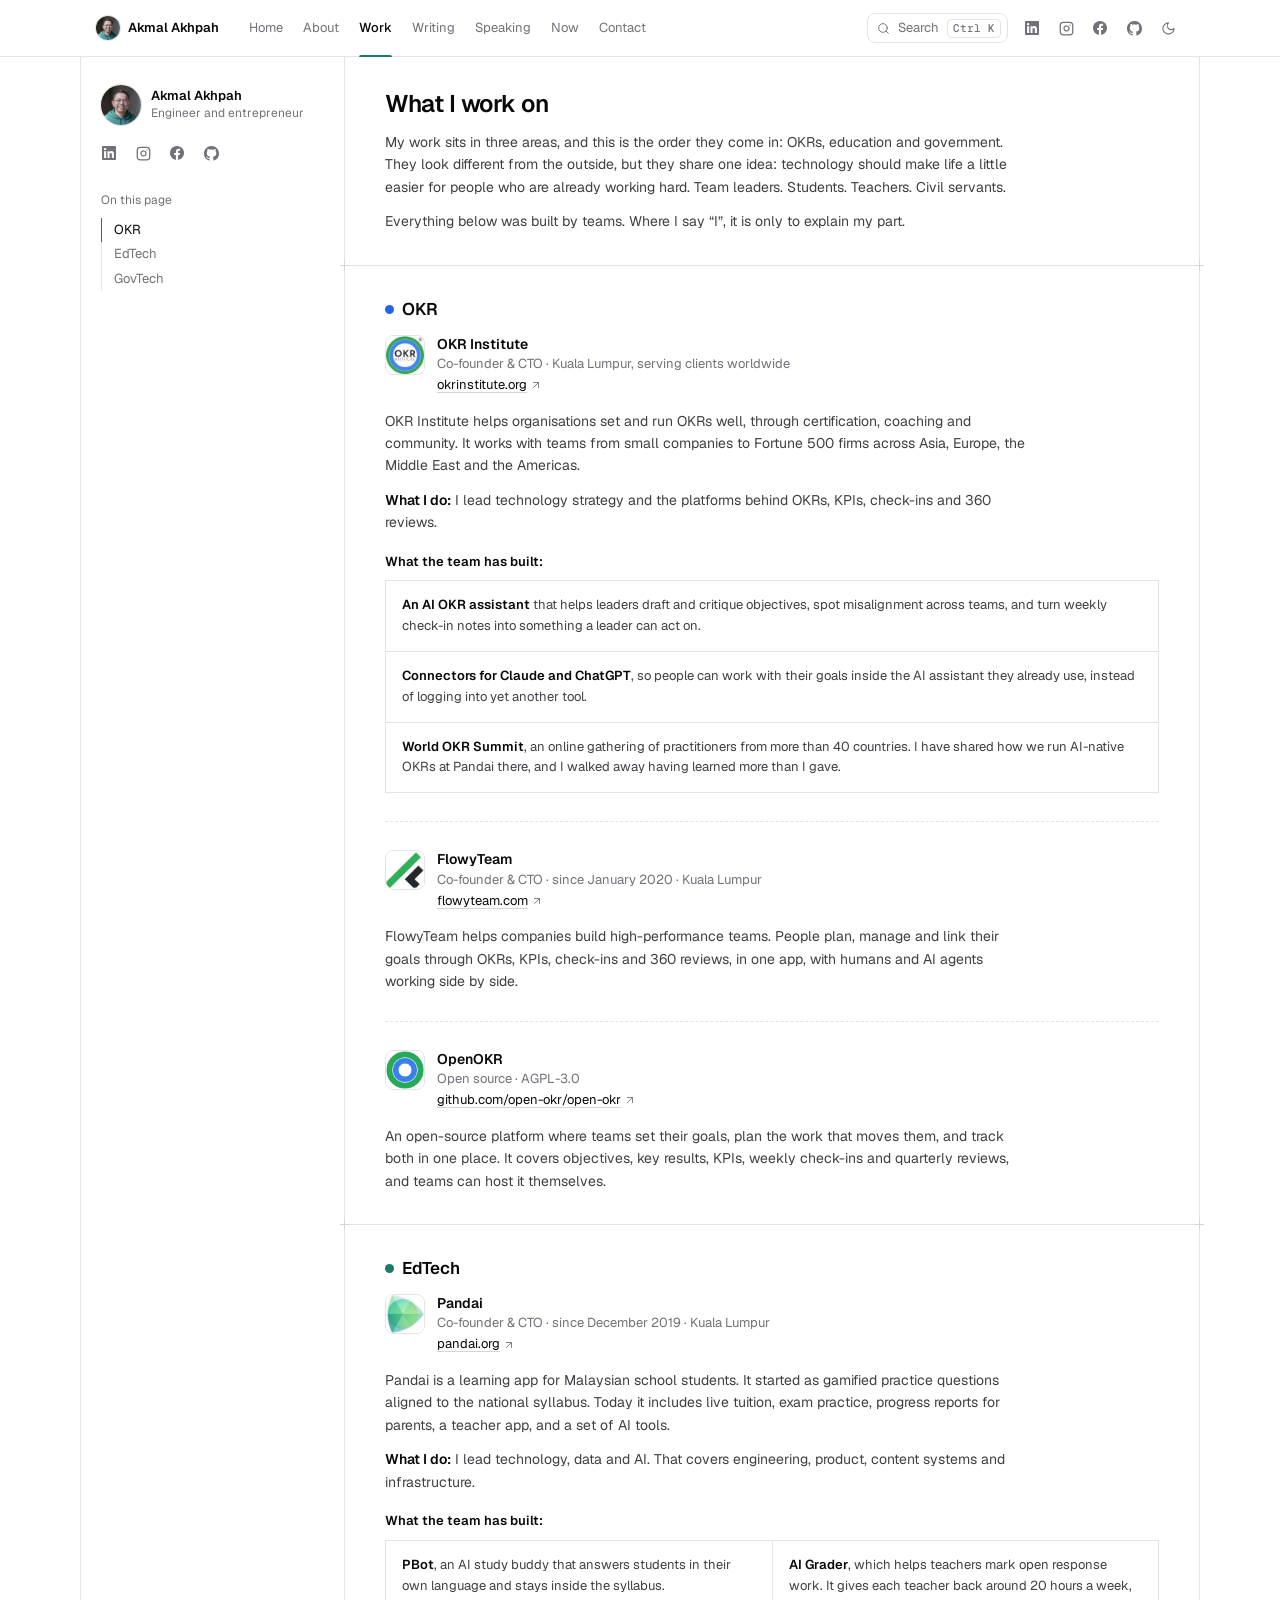
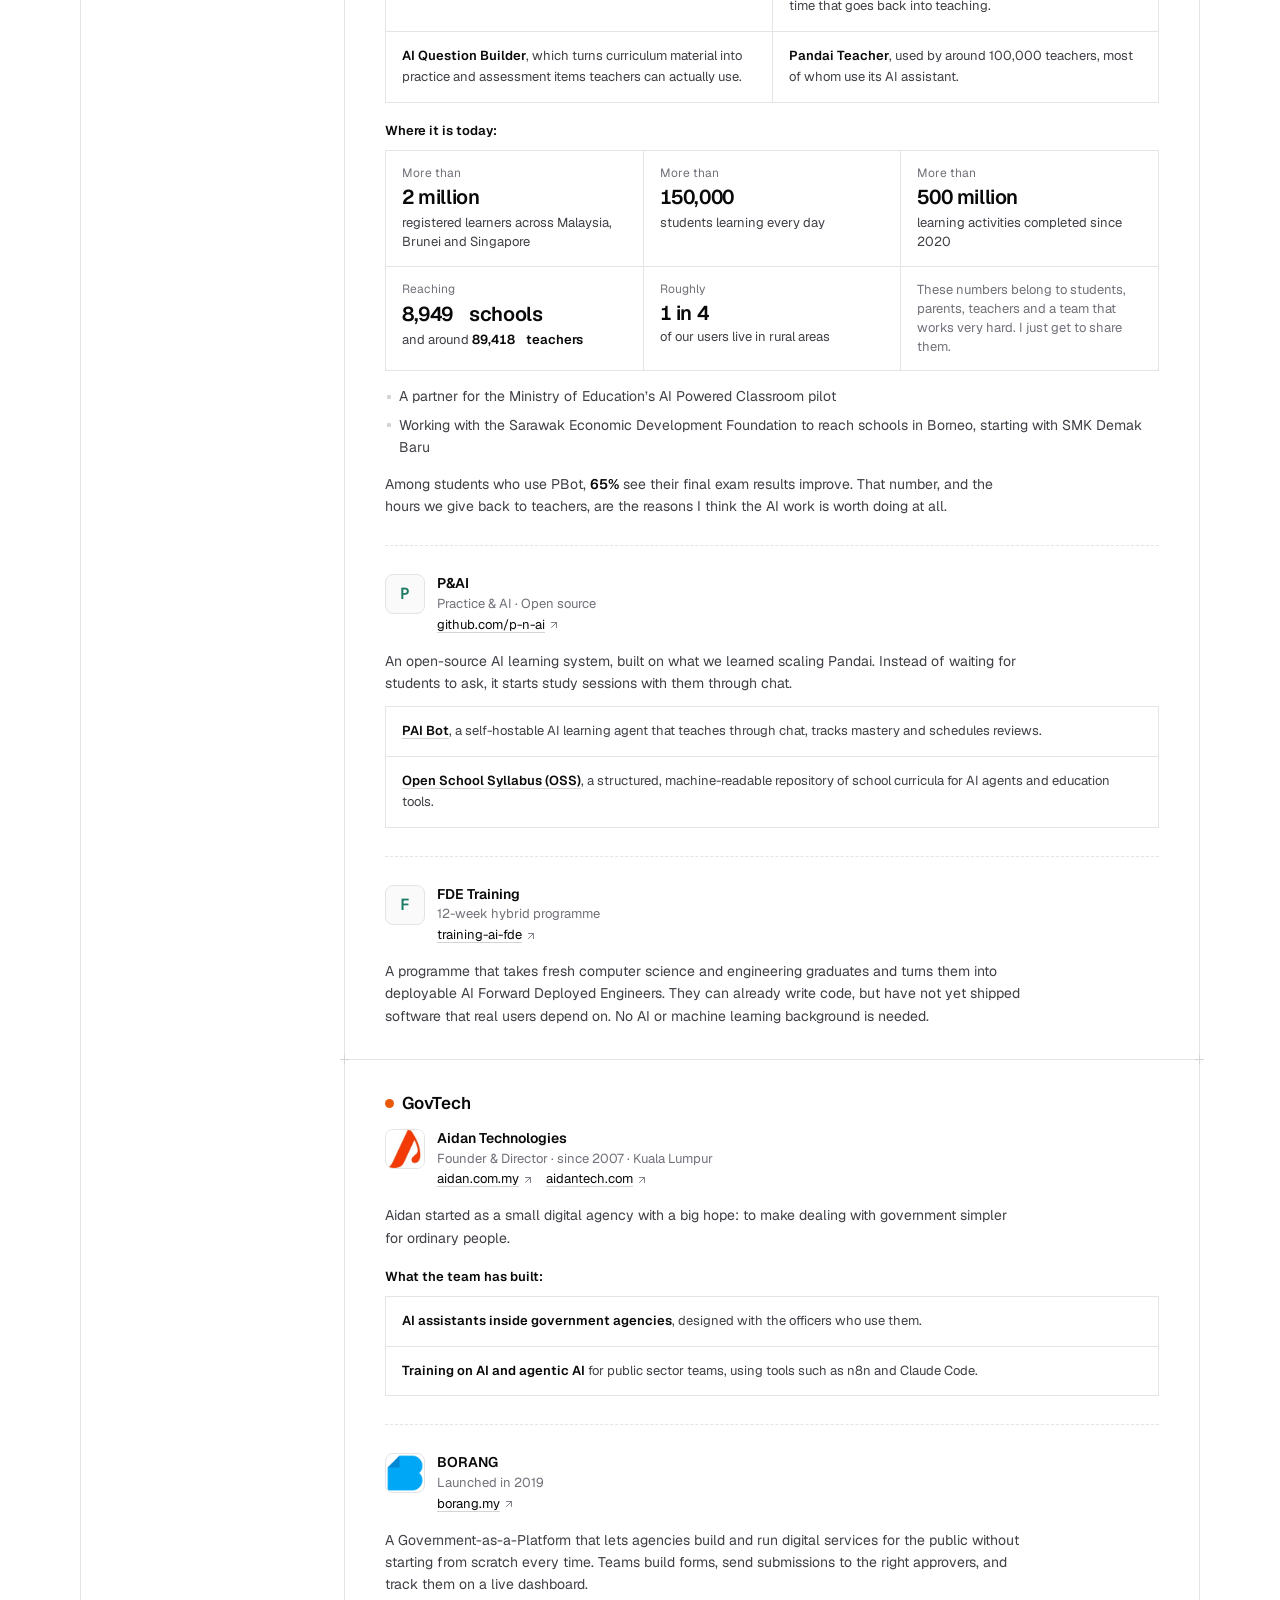
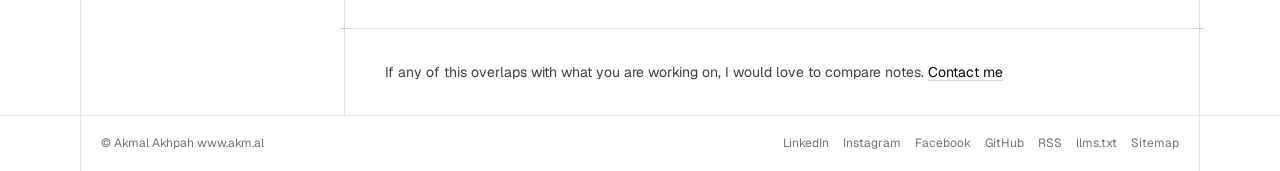
<file: work.html>
<!doctype html>
<html lang="en-GB" data-root="">
<head>
<meta charset="utf-8">
<meta name="viewport" content="width=device-width, initial-scale=1">
<title>Work: OKR, EdTech and GovTech · Akmal Akhpah</title>
<meta name="description" content="What I work on in OKRs, education and government: OKR Institute, FlowyTeam, OpenOKR, Pandai, P&amp;AI, FDE Training, Aidan and BORANG.">
<meta name="author" content="Akmal Akhpah">
<meta name="robots" content="index, follow, max-snippet:-1, max-image-preview:large">
<link rel="canonical" href="https://akm.al/work">
<meta property="og:url" content="https://akm.al/work">
<link rel="author" href="about.html">
<link rel="me" href="https://www.linkedin.com/in/akmalakhpah">
<link rel="me" href="https://www.instagram.com/akmalakhpah">
<link rel="me" href="https://www.facebook.com/akmalakhpah">
<link rel="me" href="https://github.com/akmalakhpah">
<link rel="alternate" type="application/rss+xml" title="Writing by Akmal Akhpah" href="feed.xml">
<link rel="icon" href="favicon.svg" type="image/svg+xml">
<link rel="icon" href="favicon-48.png" sizes="48x48" type="image/png">
<link rel="apple-touch-icon" href="apple-touch-icon.png">
<meta name="theme-color" content="#ffffff" media="(prefers-color-scheme: light)">
<meta name="theme-color" content="#09090b" media="(prefers-color-scheme: dark)">
<meta property="og:site_name" content="Akmal Akhpah">
<meta property="og:type" content="website">
<meta property="og:title" content="Work: OKR, EdTech and GovTech · Akmal Akhpah">
<meta property="og:description" content="What I work on in OKRs, education and government: OKR Institute, FlowyTeam, OpenOKR, Pandai, P&amp;AI, FDE Training, Aidan and BORANG.">
<meta property="og:image" content="https://akm.al/assets/img/og.jpg?v=2">
<meta property="og:image:width" content="1200">
<meta property="og:image:height" content="630">
<meta property="og:image:alt" content="Akmal Akhpah. Engineer and entrepreneur from Malaysia.">
<meta property="og:locale" content="en_GB">
<meta name="twitter:card" content="summary_large_image">
<script>(function(){var d=document.documentElement;d.classList.add('js');try{var t=localStorage.getItem('theme');if(t)d.dataset.theme=t}catch(e){}})();</script>
<link rel="stylesheet" href="assets/site.css">
<script src="assets/site.js" defer></script>
<script type="application/ld+json">{"@context":"https://schema.org","@graph":[{"@type":"Person","@id":"https://akm.al/#person","name":"Akmal Akhpah","givenName":"Akmal","familyName":"Akhpah","alternateName":"@akmalakhpah","url":"https://akm.al/","image":"https://akm.al/assets/img/akmal-lg.jpg","jobTitle":"Engineer and entrepreneur","description":"Akmal Akhpah is an engineer and entrepreneur from Malaysia. The work spans OKRs (OKR Institute, FlowyTeam, OpenOKR), education technology (Pandai, P&AI, FDE Training) and government technology (Aidan Technologies, BORANG).","homeLocation":{"@type":"Country","name":"Malaysia"},"worksFor":[{"@type":"Organization","@id":"https://akm.al/#okr-institute","name":"OKR Institute","url":"https://okrinstitute.org"},{"@type":"Organization","@id":"https://akm.al/#flowyteam","name":"FlowyTeam","url":"https://flowyteam.com"},{"@type":"Organization","@id":"https://akm.al/#pandai","name":"Pandai","url":"https://pandai.org"},{"@type":"Organization","@id":"https://akm.al/#aidan","name":"Aidan Technologies","url":"https://aidantech.com"}],"alumniOf":[{"@type":"CollegeOrUniversity","name":"Rensselaer Polytechnic Institute"},{"@type":"CollegeOrUniversity","name":"Universiti Teknologi Malaysia"},{"@type":"Organization","name":"World Health Organization"},{"@type":"Organization","name":"Intel"}],"knowsAbout":["Objectives and Key Results (OKRs)","High-performance teams","Entrepreneurship","Artificial intelligence in education","Education technology","Government-as-a-Platform","GovTech","Agentic AI","Model Context Protocol","Software engineering"],"knowsLanguage":["en","ms"],"sameAs":["https://www.linkedin.com/in/akmalakhpah","https://www.instagram.com/akmalakhpah","https://www.facebook.com/akmalakhpah","https://github.com/akmalakhpah"]},{"@type":"WebSite","@id":"https://akm.al/#website","url":"https://akm.al/","name":"Akmal Akhpah","inLanguage":"en-GB","author":{"@id":"https://akm.al/#person"}},{"@type":"WebPage","@id":"https://akm.al/work#page","url":"https://akm.al/work","name":"Work: OKR, EdTech and GovTech · Akmal Akhpah","description":"What I work on in OKRs, education and government: OKR Institute, FlowyTeam, OpenOKR, Pandai, P&AI, FDE Training, Aidan and BORANG.","isPartOf":{"@id":"https://akm.al/#website"},"about":{"@id":"https://akm.al/#person"},"inLanguage":"en-GB","mentions":[{"@id":"https://akm.al/#okr-institute"},{"@id":"https://akm.al/#flowyteam"},{"@id":"https://akm.al/#pandai"},{"@id":"https://akm.al/#aidan"}]},{"@type":"BreadcrumbList","itemListElement":[{"@type":"ListItem","position":1,"name":"Home","item":"https://akm.al/"},{"@type":"ListItem","position":2,"name":"Work","item":"https://akm.al/work"}]},{"@type":"Organization","@id":"https://akm.al/#okr-institute","name":"OKR Institute","url":"https://okrinstitute.org","logo":"https://akm.al/assets/img/logos/okr-institute.jpeg","description":"Helps organisations set and run OKRs well, through certification, coaching and community."},{"@type":"Organization","@id":"https://akm.al/#flowyteam","name":"FlowyTeam","url":"https://flowyteam.com","logo":"https://akm.al/assets/img/logos/flowyteam.jpeg","description":"Helps companies build high-performance teams with OKRs, KPIs, check-ins and 360 reviews."},{"@type":"Organization","@id":"https://akm.al/#pandai","name":"Pandai","url":"https://pandai.org","logo":"https://akm.al/assets/img/logos/pandai.jpeg","description":"A learning app for Malaysian school students, and the first Malaysian edtech company accepted into Y Combinator (Summer 2021)."},{"@type":"Organization","@id":"https://akm.al/#aidan","name":"Aidan Technologies","url":"https://aidantech.com","logo":"https://akm.al/assets/img/logos/aidan.jpeg","sameAs":["https://aidan.com.my"],"foundingDate":"2007","description":"Helps government agencies use AI assistants, and built BORANG, a Government-as-a-Platform launched in 2019."},{"@type":"SoftwareApplication","name":"OpenOKR","url":"https://github.com/open-okr/open-okr","image":"https://akm.al/assets/img/logos/openokr.png","applicationCategory":"BusinessApplication","description":"An open-source platform where teams set their goals, plan the work that moves them, and track both in one place."},{"@type":"SoftwareApplication","name":"PAI Bot","url":"https://github.com/p-n-ai/pai-bot","applicationCategory":"EducationalApplication","description":"A self-hostable AI learning agent that teaches students through chat. Part of P&AI (Practice & AI)."},{"@type":"Dataset","name":"Open School Syllabus (OSS)","url":"https://github.com/p-n-ai/oss","description":"A structured, machine-readable repository of school curricula. Part of P&AI (Practice & AI)."},{"@type":"Course","name":"AI Forward Deployed Engineer (FDE) Training","url":"https://akmalakhpah.github.io/training-ai-fde/","provider":{"@id":"https://akm.al/#person"},"description":"A 12-week hybrid programme that takes fresh computer science and engineering graduates and turns them into deployable AI Forward Deployed Engineers."},{"@type":"SoftwareApplication","name":"BORANG","url":"https://borang.my","image":"https://akm.al/assets/img/logos/borang.png","applicationCategory":"BusinessApplication","description":"A Government-as-a-Platform that lets agencies build and run digital services for the public."}]}</script>
</head>
<body>
<a class="skip" href="#main">Skip to content</a>
<header class="head">
  <div class="head-in">
    <a class="brand" href="index.html"><img src="assets/img/akmal-avatar.jpg" width="24" height="24" alt="">Akmal Akhpah</a>
    <nav class="tabs" aria-label="Main"><a href="index.html">Home</a><a href="about.html">About</a><a href="work.html" aria-current="page">Work</a><a href="writing/index.html">Writing</a><a href="speaking.html">Speaking</a><a href="now.html">Now</a><a href="contact.html">Contact</a><span class="tabs-pill" aria-hidden="true"></span></nav>
    <div class="tools">
      <button class="search" type="button" data-palette aria-label="Search this site"><svg width="13" height="13" viewBox="0 0 24 24" fill="none" stroke="currentColor" stroke-width="1.75" stroke-linecap="round" stroke-linejoin="round" aria-hidden="true"><circle cx="11" cy="11" r="8"/><path d="m21 21-4.3-4.3"/></svg><span>Search</span><kbd data-shortcut>⌘K</kbd></button>
      <span class="head-social"><a class="icon-btn" href="https://www.linkedin.com/in/akmalakhpah" rel="me noopener" aria-label="LinkedIn"><svg width="14" height="14" viewBox="0 0 24 24" fill="currentColor" aria-hidden="true"><path d="M20.447 20.452h-3.554v-5.569c0-1.328-.027-3.037-1.852-3.037-1.853 0-2.136 1.445-2.136 2.939v5.667H9.351V9h3.414v1.561h.046c.477-.9 1.637-1.85 3.37-1.85 3.601 0 4.267 2.37 4.267 5.455v6.286zM5.337 7.433c-1.144 0-2.063-.926-2.063-2.065 0-1.138.92-2.063 2.063-2.063 1.14 0 2.064.925 2.064 2.063 0 1.139-.925 2.065-2.064 2.065zm1.782 13.019H3.555V9h3.564v11.452zM22.225 0H1.771C.792 0 0 .774 0 1.729v20.542C0 23.227.792 24 1.771 24h20.451C23.2 24 24 23.227 24 22.271V1.729C24 .774 23.2 0 22.222 0h.003z"/></svg></a><a class="icon-btn" href="https://www.instagram.com/akmalakhpah" rel="me noopener" aria-label="Instagram"><svg width="15" height="15" viewBox="0 0 24 24" fill="none" stroke="currentColor" stroke-width="2" stroke-linecap="round" stroke-linejoin="round" aria-hidden="true"><rect width="20" height="20" x="2" y="2" rx="5" ry="5"/><path d="M16 11.37A4 4 0 1 1 12.63 8 4 4 0 0 1 16 11.37z"/><path d="M17.5 6.5h.01"/></svg></a><a class="icon-btn" href="https://www.facebook.com/akmalakhpah" rel="me noopener" aria-label="Facebook"><svg width="14" height="14" viewBox="0 0 24 24" fill="currentColor" aria-hidden="true"><path d="M24 12.073c0-6.627-5.373-12-12-12s-12 5.373-12 12c0 5.99 4.388 10.954 10.125 11.854v-8.385H7.078v-3.47h3.047V9.43c0-3.007 1.792-4.669 4.533-4.669 1.312 0 2.686.235 2.686.235v2.953H15.83c-1.491 0-1.956.925-1.956 1.874v2.25h3.328l-.532 3.47h-2.796v8.385C19.612 23.027 24 18.062 24 12.073z"/></svg></a><a class="icon-btn" href="https://github.com/akmalakhpah" rel="me noopener" aria-label="GitHub"><svg width="15" height="15" viewBox="0 0 16 16" fill="currentColor" aria-hidden="true"><path d="M8 0c4.42 0 8 3.58 8 8a8.013 8.013 0 0 1-5.45 7.59c-.4.08-.55-.17-.55-.38 0-.27.01-1.13.01-2.2 0-.75-.25-1.23-.54-1.48 1.78-.2 3.65-.88 3.65-3.95 0-.88-.31-1.59-.82-2.15.08-.2.36-1.02-.08-2.12 0 0-.67-.22-2.2.82-.64-.18-1.32-.27-2-.27-.68 0-1.36.09-2 .27-1.53-1.03-2.2-.82-2.2-.82-.44 1.1-.16 1.92-.08 2.12-.51.56-.82 1.28-.82 2.15 0 3.06 1.86 3.75 3.64 3.95-.23.2-.44.55-.51 1.07-.46.21-1.61.55-2.33-.66-.15-.24-.6-.83-1.23-.82-.67.01-.27.38.01.53.34.19.73.9.82 1.13.16.45.68 1.31 2.69.94 0 .67.01 1.3.01 1.49 0 .21-.15.45-.55.38A7.995 7.995 0 0 1 0 8c0-4.42 3.58-8 8-8Z"/></svg></a></span>
      <button class="icon-btn theme-btn" type="button" data-theme-toggle aria-label="Switch between light and dark"><svg class="i-moon" width="15" height="15" viewBox="0 0 24 24" fill="none" stroke="currentColor" stroke-width="1.75" stroke-linecap="round" stroke-linejoin="round" aria-hidden="true"><path d="M12 3a6 6 0 0 0 9 9 9 9 0 1 1-9-9Z"/></svg><svg class="i-sun" width="15" height="15" viewBox="0 0 24 24" fill="none" stroke="currentColor" stroke-width="1.75" stroke-linecap="round" stroke-linejoin="round" aria-hidden="true"><circle cx="12" cy="12" r="4"/><path d="M12 2v2"/><path d="M12 20v2"/><path d="m4.93 4.93 1.41 1.41"/><path d="m17.66 17.66 1.41 1.41"/><path d="M2 12h2"/><path d="M20 12h2"/><path d="m6.34 17.66-1.41 1.41"/><path d="m19.07 4.93-1.41 1.41"/></svg></button>
    </div>
  </div>
  
</header>
<div class="frame">
<aside class="side side-page" aria-label="Profile">
  <div class="side-in">
    <a class="mini" href="about.html"><img src="assets/img/akmal-avatar.jpg" width="40" height="40" alt="" loading="lazy"><span><b>Akmal Akhpah</b><small>Engineer and entrepreneur</small></span></a>
    <div class="social"><a class="icon-btn" href="https://www.linkedin.com/in/akmalakhpah" rel="me noopener" aria-label="LinkedIn"><svg width="14" height="14" viewBox="0 0 24 24" fill="currentColor" aria-hidden="true"><path d="M20.447 20.452h-3.554v-5.569c0-1.328-.027-3.037-1.852-3.037-1.853 0-2.136 1.445-2.136 2.939v5.667H9.351V9h3.414v1.561h.046c.477-.9 1.637-1.85 3.37-1.85 3.601 0 4.267 2.37 4.267 5.455v6.286zM5.337 7.433c-1.144 0-2.063-.926-2.063-2.065 0-1.138.92-2.063 2.063-2.063 1.14 0 2.064.925 2.064 2.063 0 1.139-.925 2.065-2.064 2.065zm1.782 13.019H3.555V9h3.564v11.452zM22.225 0H1.771C.792 0 0 .774 0 1.729v20.542C0 23.227.792 24 1.771 24h20.451C23.2 24 24 23.227 24 22.271V1.729C24 .774 23.2 0 22.222 0h.003z"/></svg></a><a class="icon-btn" href="https://www.instagram.com/akmalakhpah" rel="me noopener" aria-label="Instagram"><svg width="15" height="15" viewBox="0 0 24 24" fill="none" stroke="currentColor" stroke-width="2" stroke-linecap="round" stroke-linejoin="round" aria-hidden="true"><rect width="20" height="20" x="2" y="2" rx="5" ry="5"/><path d="M16 11.37A4 4 0 1 1 12.63 8 4 4 0 0 1 16 11.37z"/><path d="M17.5 6.5h.01"/></svg></a><a class="icon-btn" href="https://www.facebook.com/akmalakhpah" rel="me noopener" aria-label="Facebook"><svg width="14" height="14" viewBox="0 0 24 24" fill="currentColor" aria-hidden="true"><path d="M24 12.073c0-6.627-5.373-12-12-12s-12 5.373-12 12c0 5.99 4.388 10.954 10.125 11.854v-8.385H7.078v-3.47h3.047V9.43c0-3.007 1.792-4.669 4.533-4.669 1.312 0 2.686.235 2.686.235v2.953H15.83c-1.491 0-1.956.925-1.956 1.874v2.25h3.328l-.532 3.47h-2.796v8.385C19.612 23.027 24 18.062 24 12.073z"/></svg></a><a class="icon-btn" href="https://github.com/akmalakhpah" rel="me noopener" aria-label="GitHub"><svg width="15" height="15" viewBox="0 0 16 16" fill="currentColor" aria-hidden="true"><path d="M8 0c4.42 0 8 3.58 8 8a8.013 8.013 0 0 1-5.45 7.59c-.4.08-.55-.17-.55-.38 0-.27.01-1.13.01-2.2 0-.75-.25-1.23-.54-1.48 1.78-.2 3.65-.88 3.65-3.95 0-.88-.31-1.59-.82-2.15.08-.2.36-1.02-.08-2.12 0 0-.67-.22-2.2.82-.64-.18-1.32-.27-2-.27-.68 0-1.36.09-2 .27-1.53-1.03-2.2-.82-2.2-.82-.44 1.1-.16 1.92-.08 2.12-.51.56-.82 1.28-.82 2.15 0 3.06 1.86 3.75 3.64 3.95-.23.2-.44.55-.51 1.07-.46.21-1.61.55-2.33-.66-.15-.24-.6-.83-1.23-.82-.67.01-.27.38.01.53.34.19.73.9.82 1.13.16.45.68 1.31 2.69.94 0 .67.01 1.3.01 1.49 0 .21-.15.45-.55.38A7.995 7.995 0 0 1 0 8c0-4.42 3.58-8 8-8Z"/></svg></a></div>
    
    <nav class="toc" aria-label="On this page"><p class="toc-title">On this page</p><ul><li><a href="#okr">OKR</a></li><li><a href="#edtech">EdTech</a></li><li><a href="#govtech">GovTech</a></li><li class="toc-mark" aria-hidden="true"></li></ul></nav>
  </div>
</aside>
<main id="main" class="main">
<section class="band hero">
  <h1 class="rise">What I work on</h1>
  <p class="rise" style="--i:1">My work sits in three areas, and this is the order they come in: OKRs, education and government. They look different from the outside, but they share one idea: technology should make life a little easier for people who are already working hard. Team leaders. Students. Teachers. Civil servants.</p>
  <p class="rise" style="--i:2">Everything below was built by teams. Where I say “I”, it is only to explain my part.</p>
</section>
<section class="band area c-okr" id="okr">
  <h2 class="area-title"><span class="dot"></span>OKR<a class="anchor" href="#okr" aria-label="Link to this section">#</a></h2>
  <article class="org">
    <div class="org-head">
      <img class="org-logo" src="assets/img/logos/okr-institute.jpeg" width="40" height="40" alt="OKR Institute logo" loading="lazy">
      <div><h3>OKR Institute</h3><p class="org-meta">Co-founder &amp; CTO · Kuala Lumpur, serving clients worldwide</p><p class="org-links"><a class="org-link" href="https://okrinstitute.org" rel="noopener">okrinstitute.org<svg width="12" height="12" viewBox="0 0 24 24" fill="none" stroke="currentColor" stroke-width="1.75" stroke-linecap="round" stroke-linejoin="round" aria-hidden="true"><path d="M7 7h10v10"/><path d="M7 17 17 7"/></svg></a></p></div>
    </div>
    <div class="stack">
      <p>OKR Institute helps organisations set and run OKRs well, through certification, coaching and community. It works with teams from small companies to Fortune 500 firms across Asia, Europe, the Middle East and the Americas.</p>
      <p><strong>What I do:</strong> I lead technology strategy and the platforms behind OKRs, KPIs, check-ins and 360 reviews.</p>
    </div>
    <h4 class="sub">What the team has built:</h4>
    <ul class="cells">
      <li class="cell"><p><strong>An AI OKR assistant</strong> that helps leaders draft and critique objectives, spot misalignment across teams, and turn weekly check-in notes into something a leader can act on.</p></li>
      <li class="cell"><p><strong>Connectors for Claude and ChatGPT</strong>, so people can work with their goals inside the AI assistant they already use, instead of logging into yet another tool.</p></li>
      <li class="cell"><p><strong>World OKR Summit</strong>, an online gathering of practitioners from more than 40 countries. I have shared how we run AI-native OKRs at Pandai there, and I walked away having learned more than I gave.</p></li>
    </ul>
  </article>
  <article class="org">
    <div class="org-head">
      <img class="org-logo" src="assets/img/logos/flowyteam.jpeg" width="40" height="40" alt="FlowyTeam logo" loading="lazy">
      <div><h3>FlowyTeam</h3><p class="org-meta">Co-founder &amp; CTO · since January 2020 · Kuala Lumpur</p><p class="org-links"><a class="org-link" href="https://flowyteam.com" rel="noopener">flowyteam.com<svg width="12" height="12" viewBox="0 0 24 24" fill="none" stroke="currentColor" stroke-width="1.75" stroke-linecap="round" stroke-linejoin="round" aria-hidden="true"><path d="M7 7h10v10"/><path d="M7 17 17 7"/></svg></a></p></div>
    </div>
    <p>FlowyTeam helps companies build high-performance teams. People plan, manage and link their goals through OKRs, KPIs, check-ins and 360 reviews, in one app, with humans and AI agents working side by side.</p>
  </article>
  <article class="org">
    <div class="org-head">
      <img class="org-logo" src="assets/img/logos/openokr.png" width="40" height="40" alt="OpenOKR logo" loading="lazy">
      <div><h3>OpenOKR</h3><p class="org-meta">Open source · AGPL-3.0</p><p class="org-links"><a class="org-link" href="https://github.com/open-okr/open-okr" rel="noopener">github.com/open-okr/open-okr<svg width="12" height="12" viewBox="0 0 24 24" fill="none" stroke="currentColor" stroke-width="1.75" stroke-linecap="round" stroke-linejoin="round" aria-hidden="true"><path d="M7 7h10v10"/><path d="M7 17 17 7"/></svg></a></p></div>
    </div>
    <p>An open-source platform where teams set their goals, plan the work that moves them, and track both in one place. It covers objectives, key results, KPIs, weekly check-ins and quarterly reviews, and teams can host it themselves.</p>
  </article>
</section>
<section class="band area c-edtech reveal" id="edtech">
  <h2 class="area-title"><span class="dot"></span>EdTech<a class="anchor" href="#edtech" aria-label="Link to this section">#</a></h2>
  <article class="org">
    <div class="org-head">
      <img class="org-logo" src="assets/img/logos/pandai.jpeg" width="40" height="40" alt="Pandai logo" loading="lazy">
      <div><h3>Pandai</h3><p class="org-meta">Co-founder &amp; CTO · since December 2019 · Kuala Lumpur</p><p class="org-links"><a class="org-link" href="https://pandai.org" rel="noopener">pandai.org<svg width="12" height="12" viewBox="0 0 24 24" fill="none" stroke="currentColor" stroke-width="1.75" stroke-linecap="round" stroke-linejoin="round" aria-hidden="true"><path d="M7 7h10v10"/><path d="M7 17 17 7"/></svg></a></p></div>
    </div>
    <div class="stack">
      <p>Pandai is a learning app for Malaysian school students. It started as gamified practice questions aligned to the national syllabus. Today it includes live tuition, exam practice, progress reports for parents, a teacher app, and a set of AI tools.</p>
      <p><strong>What I do:</strong> I lead technology, data and AI. That covers engineering, product, content systems and infrastructure.</p>
    </div>
    <h4 class="sub">What the team has built:</h4>
    <ul class="cells cols-2">
      <li class="cell"><p><strong>PBot</strong>, an AI study buddy that answers students in their own language and stays inside the syllabus.</p></li>
      <li class="cell"><p><strong>AI Grader</strong>, which helps teachers mark open response work. It gives each teacher back around 20 hours a week, time that goes back into teaching.</p></li>
      <li class="cell"><p><strong>AI Question Builder</strong>, which turns curriculum material into practice and assessment items teachers can actually use.</p></li>
      <li class="cell"><p><strong>Pandai Teacher</strong>, used by around 100,000 teachers, most of whom use its AI assistant.</p></li>
    </ul>
    <h4 class="sub">Where it is today:</h4>
    <ul class="cells cols-3 stats">
      <li class="cell stat"><small>More than</small><b><span data-to="2">2</span> million</b><span>registered learners across Malaysia, Brunei and Singapore</span></li>
      <li class="cell stat"><small>More than</small><b><span data-to="150000">150,000</span></b><span>students learning every day</span></li>
      <li class="cell stat"><small>More than</small><b><span data-to="500">500</span> million</b><span>learning activities completed since 2020</span></li>
      <li class="cell stat"><small>Reaching</small><b><span data-to="10000">10,000</span> schools</b><span>and around <span class="stat-b"><span data-to="100000">100,000</span> teachers</span></span></li>
      <li class="cell stat"><small>Roughly</small><b>1 in 4</b><span>of our users live in rural areas</span></li>
      <li class="cell stat stat-note"><span>These numbers belong to students, parents, teachers and a team that works very hard. I just get to share them.</span></li>
    </ul>
    <ul class="plain-list" style="margin-top:14px">
      <li>A partner for the Ministry of Education’s AI Powered Classroom pilot</li>
      <li>Working with the Sarawak Economic Development Foundation to reach schools in Borneo, starting with SMK Demak Baru</li>
    </ul>
    <p style="margin-top:14px">Among students who use PBot, <strong>65%</strong> see their final exam results improve. That number, and the hours we give back to teachers, are the reasons I think the AI work is worth doing at all.</p>
  </article>
  <article class="org">
    <div class="org-head">
      <span class="org-mark" aria-hidden="true">P</span>
      <div><h3>P&amp;AI</h3><p class="org-meta">Practice &amp; AI · Open source</p><p class="org-links"><a class="org-link" href="https://github.com/p-n-ai" rel="noopener">github.com/p-n-ai<svg width="12" height="12" viewBox="0 0 24 24" fill="none" stroke="currentColor" stroke-width="1.75" stroke-linecap="round" stroke-linejoin="round" aria-hidden="true"><path d="M7 7h10v10"/><path d="M7 17 17 7"/></svg></a></p></div>
    </div>
    <p>An open-source AI learning system, built on what we learned scaling Pandai. Instead of waiting for students to ask, it starts study sessions with them through chat.</p>
    <ul class="cells" style="margin-top:12px">
      <li class="cell"><p><strong><a href="https://github.com/p-n-ai/pai-bot" rel="noopener">PAI Bot</a></strong>, a self-hostable AI learning agent that teaches through chat, tracks mastery and schedules reviews.</p></li>
      <li class="cell"><p><strong><a href="https://github.com/p-n-ai/oss" rel="noopener">Open School Syllabus (OSS)</a></strong>, a structured, machine-readable repository of school curricula for AI agents and education tools.</p></li>
    </ul>
  </article>
  <article class="org">
    <div class="org-head">
      <span class="org-mark" aria-hidden="true">F</span>
      <div><h3>FDE Training</h3><p class="org-meta">12-week hybrid programme</p><p class="org-links"><a class="org-link" href="https://akmalakhpah.github.io/training-ai-fde/" rel="noopener">training-ai-fde<svg width="12" height="12" viewBox="0 0 24 24" fill="none" stroke="currentColor" stroke-width="1.75" stroke-linecap="round" stroke-linejoin="round" aria-hidden="true"><path d="M7 7h10v10"/><path d="M7 17 17 7"/></svg></a></p></div>
    </div>
    <p>A programme that takes fresh computer science and engineering graduates and turns them into deployable AI Forward Deployed Engineers. They can already write code, but have not yet shipped software that real users depend on. No AI or machine learning background is needed.</p>
  </article>
</section>
<section class="band area c-govtech reveal" id="govtech">
  <h2 class="area-title"><span class="dot"></span>GovTech<a class="anchor" href="#govtech" aria-label="Link to this section">#</a></h2>
  <article class="org">
    <div class="org-head">
      <img class="org-logo" src="assets/img/logos/aidan.jpeg" width="40" height="40" alt="Aidan Technologies logo" loading="lazy">
      <div><h3>Aidan Technologies</h3><p class="org-meta">Founder &amp; Director · since 2007 · Kuala Lumpur</p><p class="org-links"><a class="org-link" href="https://aidan.com.my" rel="noopener">aidan.com.my<svg width="12" height="12" viewBox="0 0 24 24" fill="none" stroke="currentColor" stroke-width="1.75" stroke-linecap="round" stroke-linejoin="round" aria-hidden="true"><path d="M7 7h10v10"/><path d="M7 17 17 7"/></svg></a> <a class="org-link" href="https://aidantech.com" rel="noopener">aidantech.com<svg width="12" height="12" viewBox="0 0 24 24" fill="none" stroke="currentColor" stroke-width="1.75" stroke-linecap="round" stroke-linejoin="round" aria-hidden="true"><path d="M7 7h10v10"/><path d="M7 17 17 7"/></svg></a></p></div>
    </div>
    <p>Aidan started as a small digital agency with a big hope: to make dealing with government simpler for ordinary people.</p>
    <h4 class="sub">What the team has built:</h4>
    <ul class="cells">
      <li class="cell"><p><strong>AI assistants inside government agencies</strong>, designed with the officers who use them.</p></li>
      <li class="cell"><p><strong>Training on AI and agentic AI</strong> for public sector teams, using tools such as n8n and Claude Code.</p></li>
    </ul>
  </article>
  <article class="org">
    <div class="org-head">
      <img class="org-logo" src="assets/img/logos/borang.png" width="40" height="40" alt="BORANG logo" loading="lazy">
      <div><h3>BORANG</h3><p class="org-meta">Launched in 2019</p><p class="org-links"><a class="org-link" href="https://borang.my" rel="noopener">borang.my<svg width="12" height="12" viewBox="0 0 24 24" fill="none" stroke="currentColor" stroke-width="1.75" stroke-linecap="round" stroke-linejoin="round" aria-hidden="true"><path d="M7 7h10v10"/><path d="M7 17 17 7"/></svg></a></p></div>
    </div>
    <p>A Government-as-a-Platform that lets agencies build and run digital services for the public without starting from scratch every time. Teams build forms, send submissions to the right approvers, and track them on a live dashboard.</p>
  </article>
</section>
<section class="band reveal">
  <p>If any of this overlaps with what you are working on, I would love to compare notes. <a href="contact.html">Contact me</a></p>
</section>
</main>
</div>
<footer class="foot">
  <div class="foot-in">
    <span>© Akmal Akhpah www.akm.al</span>
    <nav class="foot-links" aria-label="Elsewhere">
      <a href="https://www.linkedin.com/in/akmalakhpah" rel="me noopener">LinkedIn</a>
      <a href="https://www.instagram.com/akmalakhpah" rel="me noopener">Instagram</a>
      <a href="https://www.facebook.com/akmalakhpah" rel="me noopener">Facebook</a>
      <a href="https://github.com/akmalakhpah" rel="me noopener">GitHub</a>
      <a href="feed.xml">RSS</a>
      <a href="llms.txt">llms.txt</a>
      <a href="sitemap.xml">Sitemap</a>
    </nav>
  </div>
</footer>
</body>
</html>
</file>
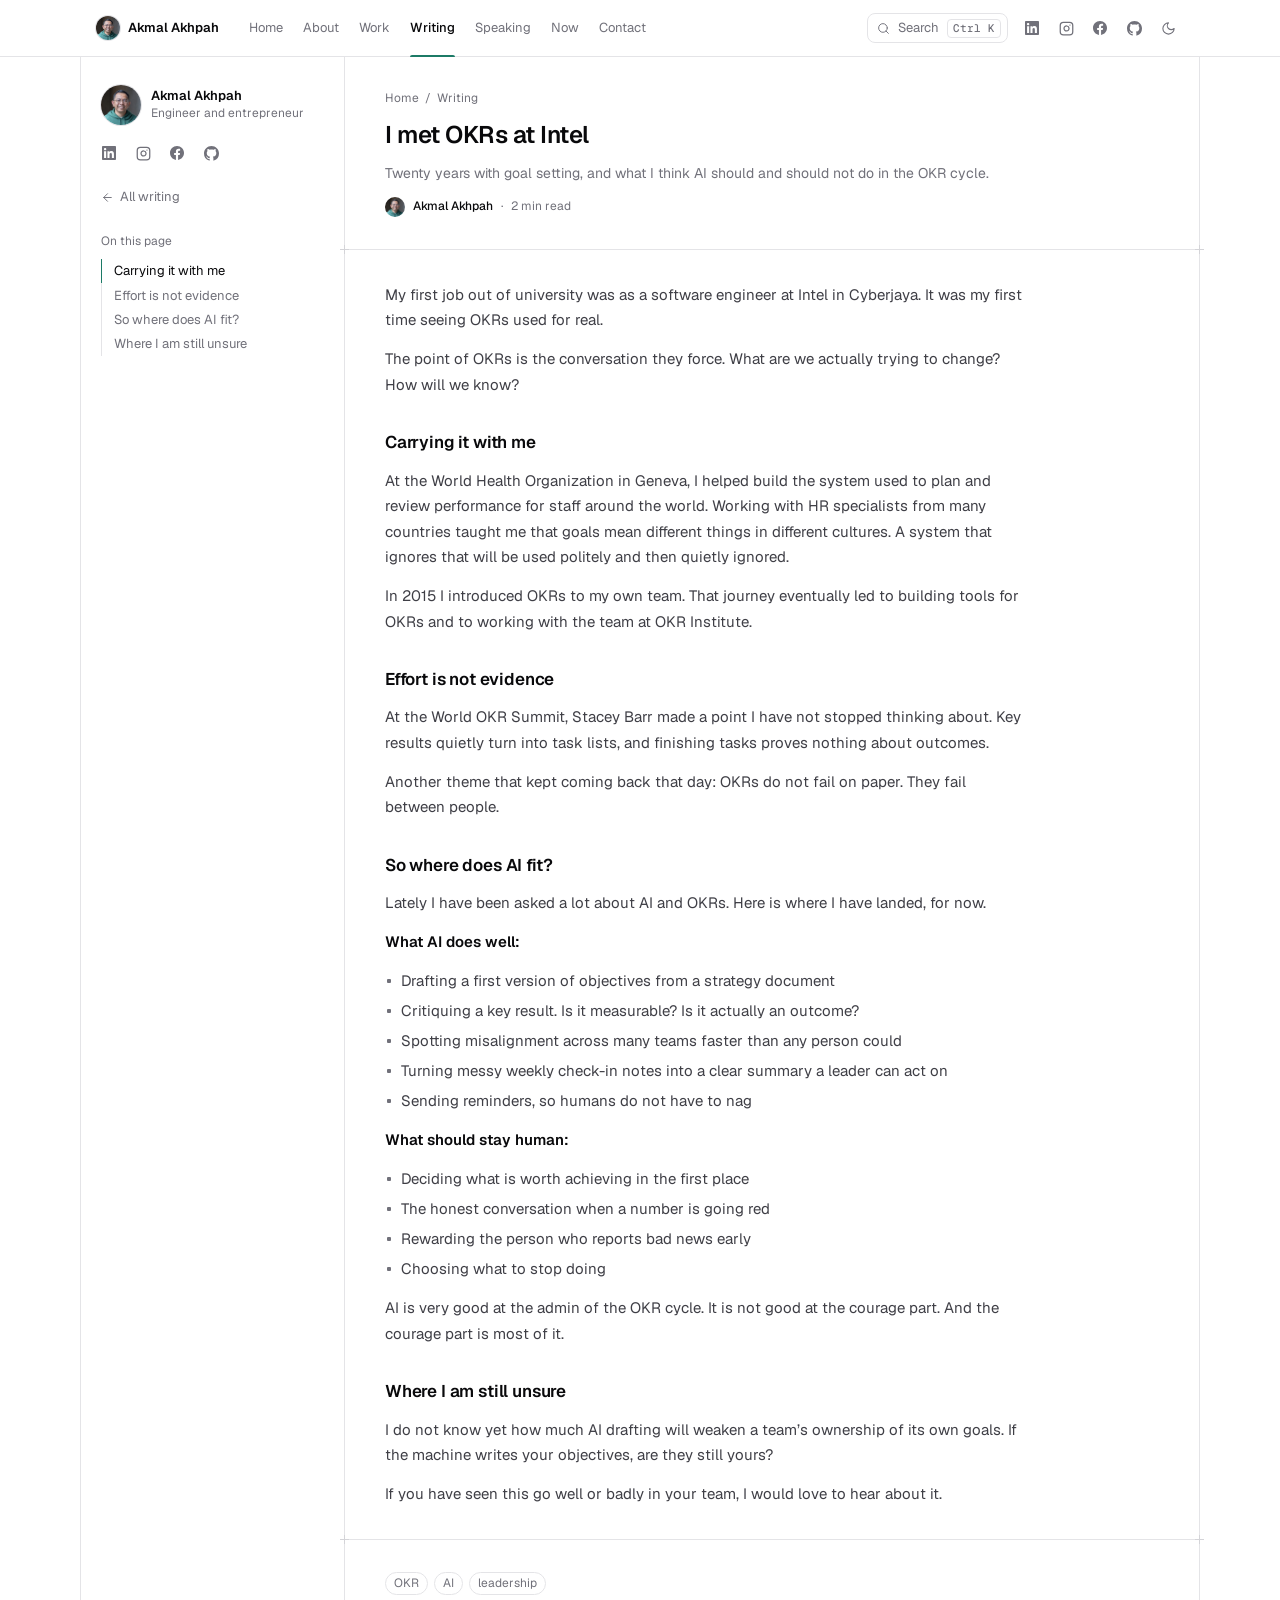
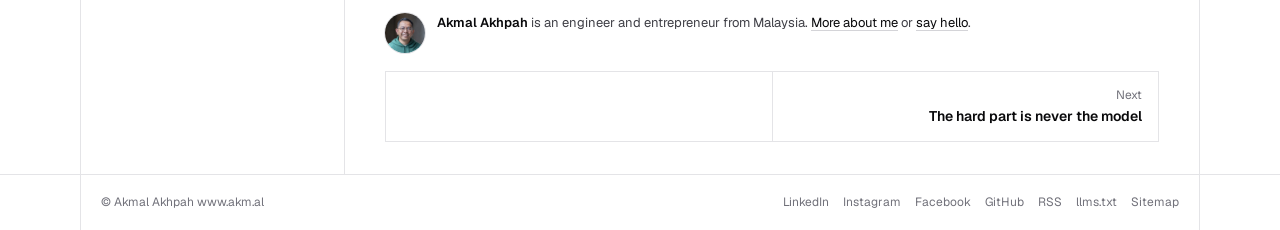
<file: writing/i-met-okrs-at-intel.html>
<!doctype html>
<html lang="en-GB" data-root="../">
<head>
<meta charset="utf-8">
<meta name="viewport" content="width=device-width, initial-scale=1">
<title>I met OKRs at Intel · Akmal Akhpah</title>
<meta name="description" content="Twenty years with goal setting, and what I think AI should and should not do in the OKR cycle.">
<meta name="author" content="Akmal Akhpah">
<meta name="robots" content="index, follow, max-snippet:-1, max-image-preview:large">
<link rel="canonical" href="https://akm.al/writing/i-met-okrs-at-intel">
<meta property="og:url" content="https://akm.al/writing/i-met-okrs-at-intel">
<link rel="author" href="../about.html">
<link rel="me" href="https://www.linkedin.com/in/akmalakhpah">
<link rel="me" href="https://www.instagram.com/akmalakhpah">
<link rel="me" href="https://www.facebook.com/akmalakhpah">
<link rel="me" href="https://github.com/akmalakhpah">
<link rel="alternate" type="application/rss+xml" title="Writing by Akmal Akhpah" href="../feed.xml">
<link rel="icon" href="../favicon.svg" type="image/svg+xml">
<link rel="icon" href="../favicon-48.png" sizes="48x48" type="image/png">
<link rel="apple-touch-icon" href="../apple-touch-icon.png">
<meta name="theme-color" content="#ffffff" media="(prefers-color-scheme: light)">
<meta name="theme-color" content="#09090b" media="(prefers-color-scheme: dark)">
<meta property="og:site_name" content="Akmal Akhpah">
<meta property="og:type" content="article">
<meta property="og:title" content="I met OKRs at Intel · Akmal Akhpah">
<meta property="og:description" content="Twenty years with goal setting, and what I think AI should and should not do in the OKR cycle.">
<meta property="og:image" content="https://akm.al/assets/img/og.jpg?v=2">
<meta property="og:image:width" content="1200">
<meta property="og:image:height" content="630">
<meta property="og:image:alt" content="Akmal Akhpah. Engineer and entrepreneur from Malaysia.">
<meta property="og:locale" content="en_GB">
<meta name="twitter:card" content="summary_large_image">
<meta property="article:author" content="https://akm.al/about">
<meta property="article:tag" content="OKR">
<meta property="article:tag" content="AI">
<meta property="article:tag" content="leadership">
<script>(function(){var d=document.documentElement;d.classList.add('js');try{var t=localStorage.getItem('theme');if(t)d.dataset.theme=t}catch(e){}})();</script>
<link rel="stylesheet" href="../assets/site.css">
<script src="../assets/site.js" defer></script>
<script type="application/ld+json">{"@context":"https://schema.org","@graph":[{"@type":"Person","@id":"https://akm.al/#person","name":"Akmal Akhpah","givenName":"Akmal","familyName":"Akhpah","alternateName":"@akmalakhpah","url":"https://akm.al/","image":"https://akm.al/assets/img/akmal-lg.jpg","jobTitle":"Engineer and entrepreneur","description":"Akmal Akhpah is an engineer and entrepreneur from Malaysia. The work spans OKRs (OKR Institute, FlowyTeam, OpenOKR), education technology (Pandai, P&AI, FDE Training) and government technology (Aidan Technologies, BORANG).","homeLocation":{"@type":"Country","name":"Malaysia"},"worksFor":[{"@type":"Organization","@id":"https://akm.al/#okr-institute","name":"OKR Institute","url":"https://okrinstitute.org"},{"@type":"Organization","@id":"https://akm.al/#flowyteam","name":"FlowyTeam","url":"https://flowyteam.com"},{"@type":"Organization","@id":"https://akm.al/#pandai","name":"Pandai","url":"https://pandai.org"},{"@type":"Organization","@id":"https://akm.al/#aidan","name":"Aidan Technologies","url":"https://aidantech.com"}],"alumniOf":[{"@type":"CollegeOrUniversity","name":"Rensselaer Polytechnic Institute"},{"@type":"CollegeOrUniversity","name":"Universiti Teknologi Malaysia"},{"@type":"Organization","name":"World Health Organization"},{"@type":"Organization","name":"Intel"}],"knowsAbout":["Objectives and Key Results (OKRs)","High-performance teams","Entrepreneurship","Artificial intelligence in education","Education technology","Government-as-a-Platform","GovTech","Agentic AI","Model Context Protocol","Software engineering"],"knowsLanguage":["en","ms"],"sameAs":["https://www.linkedin.com/in/akmalakhpah","https://www.instagram.com/akmalakhpah","https://www.facebook.com/akmalakhpah","https://github.com/akmalakhpah"]},{"@type":"WebSite","@id":"https://akm.al/#website","url":"https://akm.al/","name":"Akmal Akhpah","inLanguage":"en-GB","author":{"@id":"https://akm.al/#person"}},{"@type":"BlogPosting","@id":"https://akm.al/writing/i-met-okrs-at-intel#article","headline":"I met OKRs at Intel","description":"Twenty years with goal setting, and what I think AI should and should not do in the OKR cycle.","url":"https://akm.al/writing/i-met-okrs-at-intel","mainEntityOfPage":"https://akm.al/writing/i-met-okrs-at-intel","image":"https://akm.al/assets/img/og.jpg","inLanguage":"en-GB","wordCount":379,"timeRequired":"PT2M","keywords":["OKR","AI","leadership"],"author":{"@id":"https://akm.al/#person"},"publisher":{"@id":"https://akm.al/#person"},"isPartOf":{"@id":"https://akm.al/writing/#page"}},{"@type":"BreadcrumbList","itemListElement":[{"@type":"ListItem","position":1,"name":"Home","item":"https://akm.al/"},{"@type":"ListItem","position":2,"name":"Writing","item":"https://akm.al/writing/"},{"@type":"ListItem","position":3,"name":"I met OKRs at Intel","item":"https://akm.al/writing/i-met-okrs-at-intel"}]}]}</script>
</head>
<body>
<a class="skip" href="#main">Skip to content</a>
<header class="head">
  <div class="head-in">
    <a class="brand" href="../index.html"><img src="../assets/img/akmal-avatar.jpg" width="24" height="24" alt="">Akmal Akhpah</a>
    <nav class="tabs" aria-label="Main"><a href="../index.html">Home</a><a href="../about.html">About</a><a href="../work.html">Work</a><a href="../writing/index.html" aria-current="page">Writing</a><a href="../speaking.html">Speaking</a><a href="../now.html">Now</a><a href="../contact.html">Contact</a><span class="tabs-pill" aria-hidden="true"></span></nav>
    <div class="tools">
      <button class="search" type="button" data-palette aria-label="Search this site"><svg width="13" height="13" viewBox="0 0 24 24" fill="none" stroke="currentColor" stroke-width="1.75" stroke-linecap="round" stroke-linejoin="round" aria-hidden="true"><circle cx="11" cy="11" r="8"/><path d="m21 21-4.3-4.3"/></svg><span>Search</span><kbd data-shortcut>⌘K</kbd></button>
      <span class="head-social"><a class="icon-btn" href="https://www.linkedin.com/in/akmalakhpah" rel="me noopener" aria-label="LinkedIn"><svg width="14" height="14" viewBox="0 0 24 24" fill="currentColor" aria-hidden="true"><path d="M20.447 20.452h-3.554v-5.569c0-1.328-.027-3.037-1.852-3.037-1.853 0-2.136 1.445-2.136 2.939v5.667H9.351V9h3.414v1.561h.046c.477-.9 1.637-1.85 3.37-1.85 3.601 0 4.267 2.37 4.267 5.455v6.286zM5.337 7.433c-1.144 0-2.063-.926-2.063-2.065 0-1.138.92-2.063 2.063-2.063 1.14 0 2.064.925 2.064 2.063 0 1.139-.925 2.065-2.064 2.065zm1.782 13.019H3.555V9h3.564v11.452zM22.225 0H1.771C.792 0 0 .774 0 1.729v20.542C0 23.227.792 24 1.771 24h20.451C23.2 24 24 23.227 24 22.271V1.729C24 .774 23.2 0 22.222 0h.003z"/></svg></a><a class="icon-btn" href="https://www.instagram.com/akmalakhpah" rel="me noopener" aria-label="Instagram"><svg width="15" height="15" viewBox="0 0 24 24" fill="none" stroke="currentColor" stroke-width="2" stroke-linecap="round" stroke-linejoin="round" aria-hidden="true"><rect width="20" height="20" x="2" y="2" rx="5" ry="5"/><path d="M16 11.37A4 4 0 1 1 12.63 8 4 4 0 0 1 16 11.37z"/><path d="M17.5 6.5h.01"/></svg></a><a class="icon-btn" href="https://www.facebook.com/akmalakhpah" rel="me noopener" aria-label="Facebook"><svg width="14" height="14" viewBox="0 0 24 24" fill="currentColor" aria-hidden="true"><path d="M24 12.073c0-6.627-5.373-12-12-12s-12 5.373-12 12c0 5.99 4.388 10.954 10.125 11.854v-8.385H7.078v-3.47h3.047V9.43c0-3.007 1.792-4.669 4.533-4.669 1.312 0 2.686.235 2.686.235v2.953H15.83c-1.491 0-1.956.925-1.956 1.874v2.25h3.328l-.532 3.47h-2.796v8.385C19.612 23.027 24 18.062 24 12.073z"/></svg></a><a class="icon-btn" href="https://github.com/akmalakhpah" rel="me noopener" aria-label="GitHub"><svg width="15" height="15" viewBox="0 0 16 16" fill="currentColor" aria-hidden="true"><path d="M8 0c4.42 0 8 3.58 8 8a8.013 8.013 0 0 1-5.45 7.59c-.4.08-.55-.17-.55-.38 0-.27.01-1.13.01-2.2 0-.75-.25-1.23-.54-1.48 1.78-.2 3.65-.88 3.65-3.95 0-.88-.31-1.59-.82-2.15.08-.2.36-1.02-.08-2.12 0 0-.67-.22-2.2.82-.64-.18-1.32-.27-2-.27-.68 0-1.36.09-2 .27-1.53-1.03-2.2-.82-2.2-.82-.44 1.1-.16 1.92-.08 2.12-.51.56-.82 1.28-.82 2.15 0 3.06 1.86 3.75 3.64 3.95-.23.2-.44.55-.51 1.07-.46.21-1.61.55-2.33-.66-.15-.24-.6-.83-1.23-.82-.67.01-.27.38.01.53.34.19.73.9.82 1.13.16.45.68 1.31 2.69.94 0 .67.01 1.3.01 1.49 0 .21-.15.45-.55.38A7.995 7.995 0 0 1 0 8c0-4.42 3.58-8 8-8Z"/></svg></a></span>
      <button class="icon-btn theme-btn" type="button" data-theme-toggle aria-label="Switch between light and dark"><svg class="i-moon" width="15" height="15" viewBox="0 0 24 24" fill="none" stroke="currentColor" stroke-width="1.75" stroke-linecap="round" stroke-linejoin="round" aria-hidden="true"><path d="M12 3a6 6 0 0 0 9 9 9 9 0 1 1-9-9Z"/></svg><svg class="i-sun" width="15" height="15" viewBox="0 0 24 24" fill="none" stroke="currentColor" stroke-width="1.75" stroke-linecap="round" stroke-linejoin="round" aria-hidden="true"><circle cx="12" cy="12" r="4"/><path d="M12 2v2"/><path d="M12 20v2"/><path d="m4.93 4.93 1.41 1.41"/><path d="m17.66 17.66 1.41 1.41"/><path d="M2 12h2"/><path d="M20 12h2"/><path d="m6.34 17.66-1.41 1.41"/><path d="m19.07 4.93-1.41 1.41"/></svg></button>
    </div>
  </div>
  <div class="progress" aria-hidden="true"></div>
</header>
<div class="frame">
<aside class="side side-page" aria-label="Profile">
  <div class="side-in">
    <a class="mini" href="../about.html"><img src="../assets/img/akmal-avatar.jpg" width="40" height="40" alt="" loading="lazy"><span><b>Akmal Akhpah</b><small>Engineer and entrepreneur</small></span></a>
    <div class="social"><a class="icon-btn" href="https://www.linkedin.com/in/akmalakhpah" rel="me noopener" aria-label="LinkedIn"><svg width="14" height="14" viewBox="0 0 24 24" fill="currentColor" aria-hidden="true"><path d="M20.447 20.452h-3.554v-5.569c0-1.328-.027-3.037-1.852-3.037-1.853 0-2.136 1.445-2.136 2.939v5.667H9.351V9h3.414v1.561h.046c.477-.9 1.637-1.85 3.37-1.85 3.601 0 4.267 2.37 4.267 5.455v6.286zM5.337 7.433c-1.144 0-2.063-.926-2.063-2.065 0-1.138.92-2.063 2.063-2.063 1.14 0 2.064.925 2.064 2.063 0 1.139-.925 2.065-2.064 2.065zm1.782 13.019H3.555V9h3.564v11.452zM22.225 0H1.771C.792 0 0 .774 0 1.729v20.542C0 23.227.792 24 1.771 24h20.451C23.2 24 24 23.227 24 22.271V1.729C24 .774 23.2 0 22.222 0h.003z"/></svg></a><a class="icon-btn" href="https://www.instagram.com/akmalakhpah" rel="me noopener" aria-label="Instagram"><svg width="15" height="15" viewBox="0 0 24 24" fill="none" stroke="currentColor" stroke-width="2" stroke-linecap="round" stroke-linejoin="round" aria-hidden="true"><rect width="20" height="20" x="2" y="2" rx="5" ry="5"/><path d="M16 11.37A4 4 0 1 1 12.63 8 4 4 0 0 1 16 11.37z"/><path d="M17.5 6.5h.01"/></svg></a><a class="icon-btn" href="https://www.facebook.com/akmalakhpah" rel="me noopener" aria-label="Facebook"><svg width="14" height="14" viewBox="0 0 24 24" fill="currentColor" aria-hidden="true"><path d="M24 12.073c0-6.627-5.373-12-12-12s-12 5.373-12 12c0 5.99 4.388 10.954 10.125 11.854v-8.385H7.078v-3.47h3.047V9.43c0-3.007 1.792-4.669 4.533-4.669 1.312 0 2.686.235 2.686.235v2.953H15.83c-1.491 0-1.956.925-1.956 1.874v2.25h3.328l-.532 3.47h-2.796v8.385C19.612 23.027 24 18.062 24 12.073z"/></svg></a><a class="icon-btn" href="https://github.com/akmalakhpah" rel="me noopener" aria-label="GitHub"><svg width="15" height="15" viewBox="0 0 16 16" fill="currentColor" aria-hidden="true"><path d="M8 0c4.42 0 8 3.58 8 8a8.013 8.013 0 0 1-5.45 7.59c-.4.08-.55-.17-.55-.38 0-.27.01-1.13.01-2.2 0-.75-.25-1.23-.54-1.48 1.78-.2 3.65-.88 3.65-3.95 0-.88-.31-1.59-.82-2.15.08-.2.36-1.02-.08-2.12 0 0-.67-.22-2.2.82-.64-.18-1.32-.27-2-.27-.68 0-1.36.09-2 .27-1.53-1.03-2.2-.82-2.2-.82-.44 1.1-.16 1.92-.08 2.12-.51.56-.82 1.28-.82 2.15 0 3.06 1.86 3.75 3.64 3.95-.23.2-.44.55-.51 1.07-.46.21-1.61.55-2.33-.66-.15-.24-.6-.83-1.23-.82-.67.01-.27.38.01.53.34.19.73.9.82 1.13.16.45.68 1.31 2.69.94 0 .67.01 1.3.01 1.49 0 .21-.15.45-.55.38A7.995 7.995 0 0 1 0 8c0-4.42 3.58-8 8-8Z"/></svg></a></div>
    <a class="side-back" href="../writing/index.html"><svg width="13" height="13" viewBox="0 0 24 24" fill="none" stroke="currentColor" stroke-width="1.75" stroke-linecap="round" stroke-linejoin="round" aria-hidden="true"><path d="m12 19-7-7 7-7"/><path d="M19 12H5"/></svg>All writing</a>
    <nav class="toc" aria-label="On this page"><p class="toc-title">On this page</p><ul><li><a href="#carrying-it-with-me">Carrying it with me</a></li><li><a href="#effort-is-not-evidence">Effort is not evidence</a></li><li><a href="#so-where-does-ai-fit">So where does AI fit?</a></li><li><a href="#where-i-am-still-unsure">Where I am still unsure</a></li><li class="toc-mark" aria-hidden="true"></li></ul></nav>
  </div>
</aside>
<main id="main" class="main">
<article class="post">
<header class="band hero post-head">
  <nav class="crumbs rise" aria-label="Breadcrumb"><a href="../index.html">Home</a><span aria-hidden="true">/</span><a href="../writing/index.html">Writing</a></nav>
  <h1 class="rise" style="--i:1">I met OKRs at Intel</h1>
  <p class="lead rise" style="--i:2">Twenty years with goal setting, and what I think AI should and should not do in the OKR cycle.</p>
  <p class="byline rise" style="--i:3"><img src="../assets/img/akmal-avatar.jpg" width="20" height="20" alt=""><a href="../about.html" rel="author">Akmal Akhpah</a><span aria-hidden="true">·</span><span>2 min read</span></p>
</header>
<div class="band">
  <div class="prose">
<p>My first job out of university was as a software engineer at Intel in Cyberjaya. It was my first time seeing OKRs used for real.</p>
<p>The point of OKRs is the conversation they force. What are we actually trying to change? How will we know?</p>
<h2 id="carrying-it-with-me">Carrying it with me<a class="anchor" href="#carrying-it-with-me" aria-label="Link to this section">#</a></h2>
<p>At the World Health Organization in Geneva, I helped build the system used to plan and review performance for staff around the world. Working with HR specialists from many countries taught me that goals mean different things in different cultures. A system that ignores that will be used politely and then quietly ignored.</p>
<p>In 2015 I introduced OKRs to my own team. That journey eventually led to building tools for OKRs and to working with the team at OKR Institute.</p>
<h2 id="effort-is-not-evidence">Effort is not evidence<a class="anchor" href="#effort-is-not-evidence" aria-label="Link to this section">#</a></h2>
<p>At the World OKR Summit, Stacey Barr made a point I have not stopped thinking about. Key results quietly turn into task lists, and finishing tasks proves nothing about outcomes.</p>
<p>Another theme that kept coming back that day: OKRs do not fail on paper. They fail between people.</p>
<h2 id="so-where-does-ai-fit">So where does AI fit?<a class="anchor" href="#so-where-does-ai-fit" aria-label="Link to this section">#</a></h2>
<p>Lately I have been asked a lot about AI and OKRs. Here is where I have landed, for now.</p>
<p><strong>What AI does well:</strong></p>
<ul><li>Drafting a first version of objectives from a strategy document</li><li>Critiquing a key result. Is it measurable? Is it actually an outcome?</li><li>Spotting misalignment across many teams faster than any person could</li><li>Turning messy weekly check-in notes into a clear summary a leader can act on</li><li>Sending reminders, so humans do not have to nag</li></ul>
<p><strong>What should stay human:</strong></p>
<ul><li>Deciding what is worth achieving in the first place</li><li>The honest conversation when a number is going red</li><li>Rewarding the person who reports bad news early</li><li>Choosing what to stop doing</li></ul>
<p>AI is very good at the admin of the OKR cycle. It is not good at the courage part. And the courage part is most of it.</p>
<h2 id="where-i-am-still-unsure">Where I am still unsure<a class="anchor" href="#where-i-am-still-unsure" aria-label="Link to this section">#</a></h2>
<p>I do not know yet how much AI drafting will weaken a team’s ownership of its own goals. If the machine writes your objectives, are they still yours?</p>
<p>If you have seen this go well or badly in your team, I would love to hear about it.</p>
  </div>
</div>
<footer class="band">
  <div class="tags"><span class="tag">OKR</span><span class="tag">AI</span><span class="tag">leadership</span></div>
  <div class="author"><img src="../assets/img/akmal-avatar.jpg" width="40" height="40" alt="" loading="lazy"><p><strong>Akmal Akhpah</strong> is an engineer and entrepreneur from Malaysia. <a href="../about.html">More about me</a> or <a href="../contact.html">say hello</a>.</p></div>
  <div class="cells pager cols-2"><div class="cell" aria-hidden="true"></div><a class="cell next" href="../writing/the-hard-part-is-never-the-model.html"><small>Next</small><h3>The hard part is never the model</h3></a></div>
</footer>
</article>
</main>
</div>
<footer class="foot">
  <div class="foot-in">
    <span>© Akmal Akhpah www.akm.al</span>
    <nav class="foot-links" aria-label="Elsewhere">
      <a href="https://www.linkedin.com/in/akmalakhpah" rel="me noopener">LinkedIn</a>
      <a href="https://www.instagram.com/akmalakhpah" rel="me noopener">Instagram</a>
      <a href="https://www.facebook.com/akmalakhpah" rel="me noopener">Facebook</a>
      <a href="https://github.com/akmalakhpah" rel="me noopener">GitHub</a>
      <a href="../feed.xml">RSS</a>
      <a href="../llms.txt">llms.txt</a>
      <a href="../sitemap.xml">Sitemap</a>
    </nav>
  </div>
</footer>
</body>
</html>
</file>
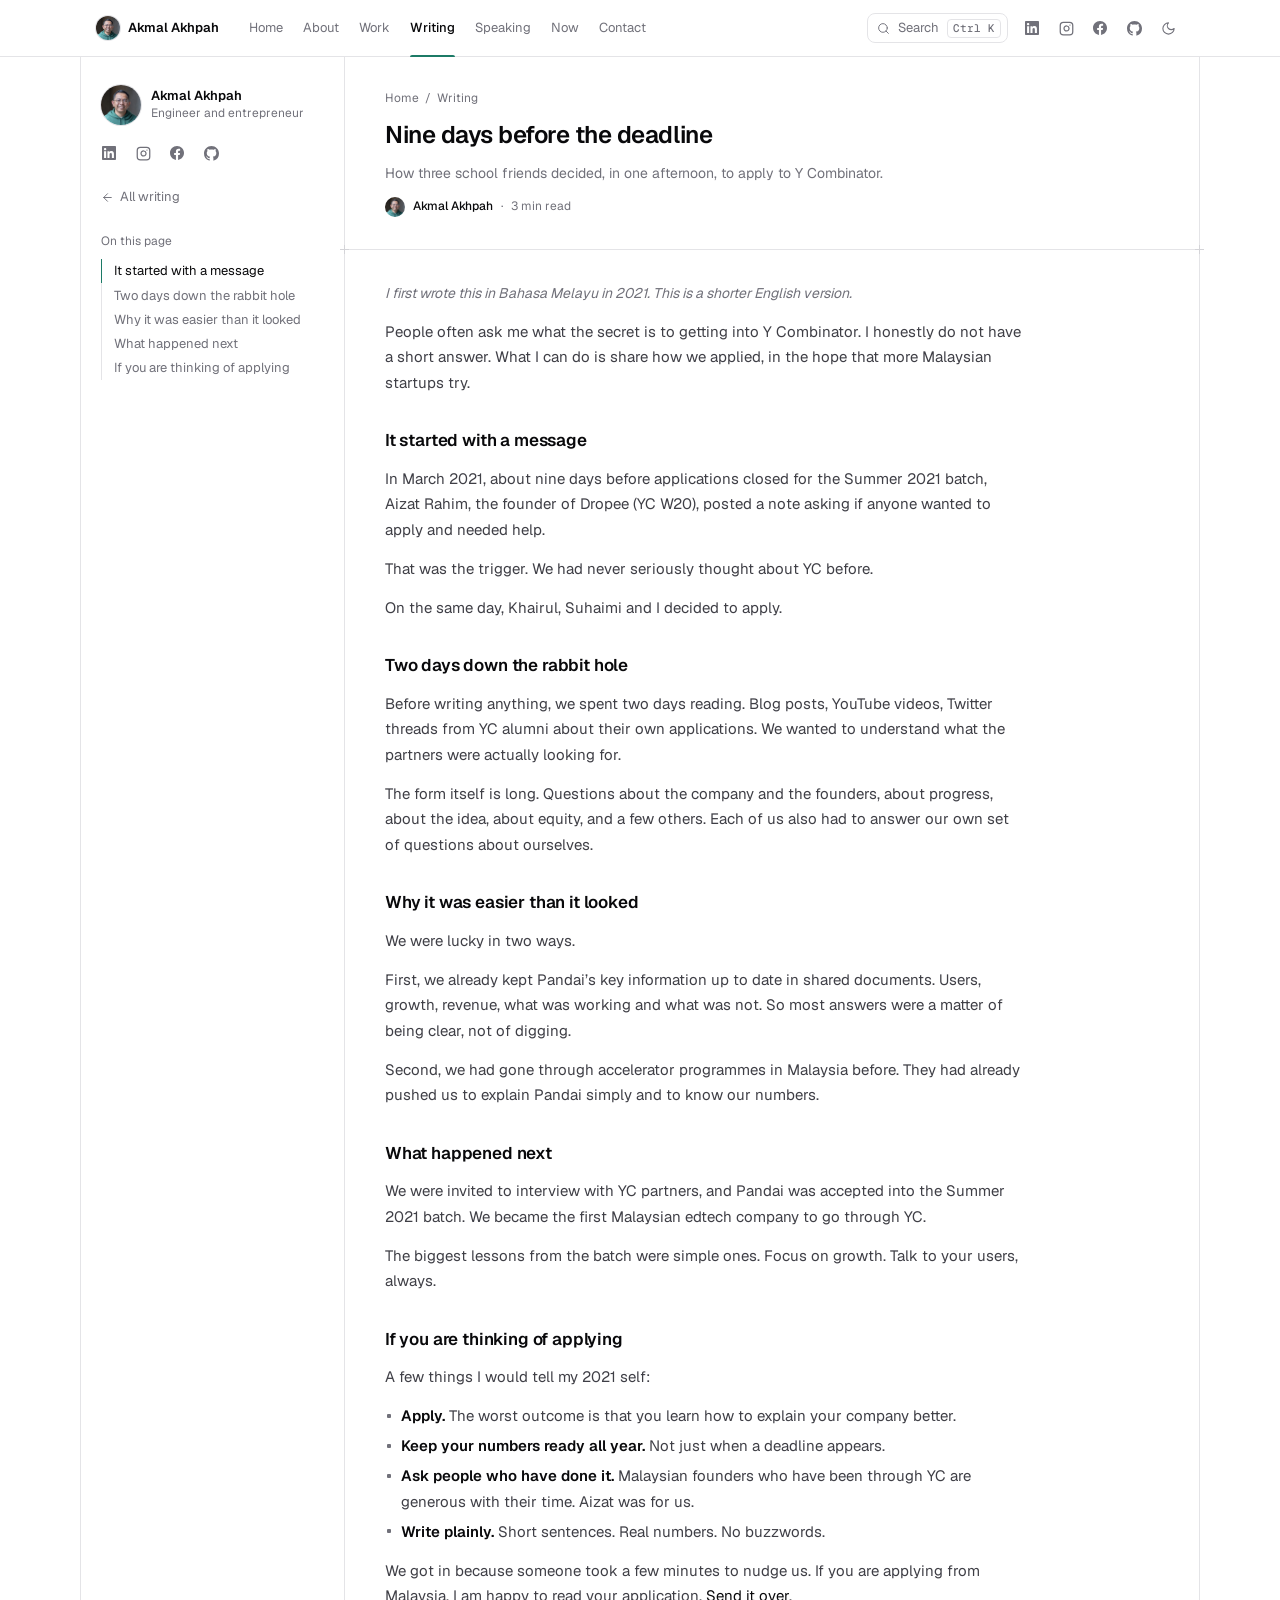
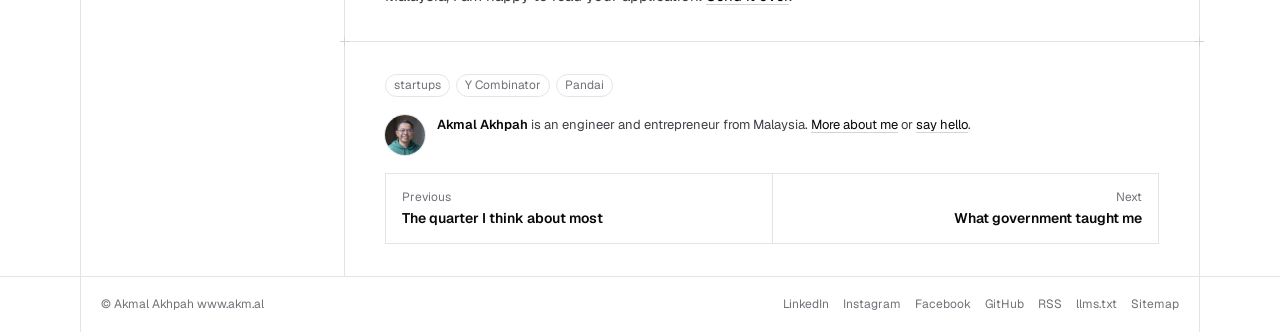
<file: writing/nine-days-before-the-deadline.html>
<!doctype html>
<html lang="en-GB" data-root="../">
<head>
<meta charset="utf-8">
<meta name="viewport" content="width=device-width, initial-scale=1">
<title>Nine days before the deadline · Akmal Akhpah</title>
<meta name="description" content="How three school friends decided, in one afternoon, to apply to Y Combinator.">
<meta name="author" content="Akmal Akhpah">
<meta name="robots" content="index, follow, max-snippet:-1, max-image-preview:large">
<link rel="canonical" href="https://akm.al/writing/nine-days-before-the-deadline">
<meta property="og:url" content="https://akm.al/writing/nine-days-before-the-deadline">
<link rel="author" href="../about.html">
<link rel="me" href="https://www.linkedin.com/in/akmalakhpah">
<link rel="me" href="https://www.instagram.com/akmalakhpah">
<link rel="me" href="https://www.facebook.com/akmalakhpah">
<link rel="me" href="https://github.com/akmalakhpah">
<link rel="alternate" type="application/rss+xml" title="Writing by Akmal Akhpah" href="../feed.xml">
<link rel="icon" href="../favicon.svg" type="image/svg+xml">
<link rel="icon" href="../favicon-48.png" sizes="48x48" type="image/png">
<link rel="apple-touch-icon" href="../apple-touch-icon.png">
<meta name="theme-color" content="#ffffff" media="(prefers-color-scheme: light)">
<meta name="theme-color" content="#09090b" media="(prefers-color-scheme: dark)">
<meta property="og:site_name" content="Akmal Akhpah">
<meta property="og:type" content="article">
<meta property="og:title" content="Nine days before the deadline · Akmal Akhpah">
<meta property="og:description" content="How three school friends decided, in one afternoon, to apply to Y Combinator.">
<meta property="og:image" content="https://akm.al/assets/img/og.jpg?v=2">
<meta property="og:image:width" content="1200">
<meta property="og:image:height" content="630">
<meta property="og:image:alt" content="Akmal Akhpah. Engineer and entrepreneur from Malaysia.">
<meta property="og:locale" content="en_GB">
<meta name="twitter:card" content="summary_large_image">
<meta property="article:author" content="https://akm.al/about">
<meta property="article:tag" content="startups">
<meta property="article:tag" content="Y Combinator">
<meta property="article:tag" content="Pandai">
<script>(function(){var d=document.documentElement;d.classList.add('js');try{var t=localStorage.getItem('theme');if(t)d.dataset.theme=t}catch(e){}})();</script>
<link rel="stylesheet" href="../assets/site.css">
<script src="../assets/site.js" defer></script>
<script type="application/ld+json">{"@context":"https://schema.org","@graph":[{"@type":"Person","@id":"https://akm.al/#person","name":"Akmal Akhpah","givenName":"Akmal","familyName":"Akhpah","alternateName":"@akmalakhpah","url":"https://akm.al/","image":"https://akm.al/assets/img/akmal-lg.jpg","jobTitle":"Engineer and entrepreneur","description":"Akmal Akhpah is an engineer and entrepreneur from Malaysia. The work spans OKRs (OKR Institute, FlowyTeam, OpenOKR), education technology (Pandai, P&AI, FDE Training) and government technology (Aidan Technologies, BORANG).","homeLocation":{"@type":"Country","name":"Malaysia"},"worksFor":[{"@type":"Organization","@id":"https://akm.al/#okr-institute","name":"OKR Institute","url":"https://okrinstitute.org"},{"@type":"Organization","@id":"https://akm.al/#flowyteam","name":"FlowyTeam","url":"https://flowyteam.com"},{"@type":"Organization","@id":"https://akm.al/#pandai","name":"Pandai","url":"https://pandai.org"},{"@type":"Organization","@id":"https://akm.al/#aidan","name":"Aidan Technologies","url":"https://aidantech.com"}],"alumniOf":[{"@type":"CollegeOrUniversity","name":"Rensselaer Polytechnic Institute"},{"@type":"CollegeOrUniversity","name":"Universiti Teknologi Malaysia"},{"@type":"Organization","name":"World Health Organization"},{"@type":"Organization","name":"Intel"}],"knowsAbout":["Objectives and Key Results (OKRs)","High-performance teams","Entrepreneurship","Artificial intelligence in education","Education technology","Government-as-a-Platform","GovTech","Agentic AI","Model Context Protocol","Software engineering"],"knowsLanguage":["en","ms"],"sameAs":["https://www.linkedin.com/in/akmalakhpah","https://www.instagram.com/akmalakhpah","https://www.facebook.com/akmalakhpah","https://github.com/akmalakhpah"]},{"@type":"WebSite","@id":"https://akm.al/#website","url":"https://akm.al/","name":"Akmal Akhpah","inLanguage":"en-GB","author":{"@id":"https://akm.al/#person"}},{"@type":"BlogPosting","@id":"https://akm.al/writing/nine-days-before-the-deadline#article","headline":"Nine days before the deadline","description":"How three school friends decided, in one afternoon, to apply to Y Combinator.","url":"https://akm.al/writing/nine-days-before-the-deadline","mainEntityOfPage":"https://akm.al/writing/nine-days-before-the-deadline","image":"https://akm.al/assets/img/og.jpg","inLanguage":"en-GB","wordCount":410,"timeRequired":"PT3M","keywords":["startups","Y Combinator","Pandai"],"author":{"@id":"https://akm.al/#person"},"publisher":{"@id":"https://akm.al/#person"},"isPartOf":{"@id":"https://akm.al/writing/#page"}},{"@type":"BreadcrumbList","itemListElement":[{"@type":"ListItem","position":1,"name":"Home","item":"https://akm.al/"},{"@type":"ListItem","position":2,"name":"Writing","item":"https://akm.al/writing/"},{"@type":"ListItem","position":3,"name":"Nine days before the deadline","item":"https://akm.al/writing/nine-days-before-the-deadline"}]}]}</script>
</head>
<body>
<a class="skip" href="#main">Skip to content</a>
<header class="head">
  <div class="head-in">
    <a class="brand" href="../index.html"><img src="../assets/img/akmal-avatar.jpg" width="24" height="24" alt="">Akmal Akhpah</a>
    <nav class="tabs" aria-label="Main"><a href="../index.html">Home</a><a href="../about.html">About</a><a href="../work.html">Work</a><a href="../writing/index.html" aria-current="page">Writing</a><a href="../speaking.html">Speaking</a><a href="../now.html">Now</a><a href="../contact.html">Contact</a><span class="tabs-pill" aria-hidden="true"></span></nav>
    <div class="tools">
      <button class="search" type="button" data-palette aria-label="Search this site"><svg width="13" height="13" viewBox="0 0 24 24" fill="none" stroke="currentColor" stroke-width="1.75" stroke-linecap="round" stroke-linejoin="round" aria-hidden="true"><circle cx="11" cy="11" r="8"/><path d="m21 21-4.3-4.3"/></svg><span>Search</span><kbd data-shortcut>⌘K</kbd></button>
      <span class="head-social"><a class="icon-btn" href="https://www.linkedin.com/in/akmalakhpah" rel="me noopener" aria-label="LinkedIn"><svg width="14" height="14" viewBox="0 0 24 24" fill="currentColor" aria-hidden="true"><path d="M20.447 20.452h-3.554v-5.569c0-1.328-.027-3.037-1.852-3.037-1.853 0-2.136 1.445-2.136 2.939v5.667H9.351V9h3.414v1.561h.046c.477-.9 1.637-1.85 3.37-1.85 3.601 0 4.267 2.37 4.267 5.455v6.286zM5.337 7.433c-1.144 0-2.063-.926-2.063-2.065 0-1.138.92-2.063 2.063-2.063 1.14 0 2.064.925 2.064 2.063 0 1.139-.925 2.065-2.064 2.065zm1.782 13.019H3.555V9h3.564v11.452zM22.225 0H1.771C.792 0 0 .774 0 1.729v20.542C0 23.227.792 24 1.771 24h20.451C23.2 24 24 23.227 24 22.271V1.729C24 .774 23.2 0 22.222 0h.003z"/></svg></a><a class="icon-btn" href="https://www.instagram.com/akmalakhpah" rel="me noopener" aria-label="Instagram"><svg width="15" height="15" viewBox="0 0 24 24" fill="none" stroke="currentColor" stroke-width="2" stroke-linecap="round" stroke-linejoin="round" aria-hidden="true"><rect width="20" height="20" x="2" y="2" rx="5" ry="5"/><path d="M16 11.37A4 4 0 1 1 12.63 8 4 4 0 0 1 16 11.37z"/><path d="M17.5 6.5h.01"/></svg></a><a class="icon-btn" href="https://www.facebook.com/akmalakhpah" rel="me noopener" aria-label="Facebook"><svg width="14" height="14" viewBox="0 0 24 24" fill="currentColor" aria-hidden="true"><path d="M24 12.073c0-6.627-5.373-12-12-12s-12 5.373-12 12c0 5.99 4.388 10.954 10.125 11.854v-8.385H7.078v-3.47h3.047V9.43c0-3.007 1.792-4.669 4.533-4.669 1.312 0 2.686.235 2.686.235v2.953H15.83c-1.491 0-1.956.925-1.956 1.874v2.25h3.328l-.532 3.47h-2.796v8.385C19.612 23.027 24 18.062 24 12.073z"/></svg></a><a class="icon-btn" href="https://github.com/akmalakhpah" rel="me noopener" aria-label="GitHub"><svg width="15" height="15" viewBox="0 0 16 16" fill="currentColor" aria-hidden="true"><path d="M8 0c4.42 0 8 3.58 8 8a8.013 8.013 0 0 1-5.45 7.59c-.4.08-.55-.17-.55-.38 0-.27.01-1.13.01-2.2 0-.75-.25-1.23-.54-1.48 1.78-.2 3.65-.88 3.65-3.95 0-.88-.31-1.59-.82-2.15.08-.2.36-1.02-.08-2.12 0 0-.67-.22-2.2.82-.64-.18-1.32-.27-2-.27-.68 0-1.36.09-2 .27-1.53-1.03-2.2-.82-2.2-.82-.44 1.1-.16 1.92-.08 2.12-.51.56-.82 1.28-.82 2.15 0 3.06 1.86 3.75 3.64 3.95-.23.2-.44.55-.51 1.07-.46.21-1.61.55-2.33-.66-.15-.24-.6-.83-1.23-.82-.67.01-.27.38.01.53.34.19.73.9.82 1.13.16.45.68 1.31 2.69.94 0 .67.01 1.3.01 1.49 0 .21-.15.45-.55.38A7.995 7.995 0 0 1 0 8c0-4.42 3.58-8 8-8Z"/></svg></a></span>
      <button class="icon-btn theme-btn" type="button" data-theme-toggle aria-label="Switch between light and dark"><svg class="i-moon" width="15" height="15" viewBox="0 0 24 24" fill="none" stroke="currentColor" stroke-width="1.75" stroke-linecap="round" stroke-linejoin="round" aria-hidden="true"><path d="M12 3a6 6 0 0 0 9 9 9 9 0 1 1-9-9Z"/></svg><svg class="i-sun" width="15" height="15" viewBox="0 0 24 24" fill="none" stroke="currentColor" stroke-width="1.75" stroke-linecap="round" stroke-linejoin="round" aria-hidden="true"><circle cx="12" cy="12" r="4"/><path d="M12 2v2"/><path d="M12 20v2"/><path d="m4.93 4.93 1.41 1.41"/><path d="m17.66 17.66 1.41 1.41"/><path d="M2 12h2"/><path d="M20 12h2"/><path d="m6.34 17.66-1.41 1.41"/><path d="m19.07 4.93-1.41 1.41"/></svg></button>
    </div>
  </div>
  <div class="progress" aria-hidden="true"></div>
</header>
<div class="frame">
<aside class="side side-page" aria-label="Profile">
  <div class="side-in">
    <a class="mini" href="../about.html"><img src="../assets/img/akmal-avatar.jpg" width="40" height="40" alt="" loading="lazy"><span><b>Akmal Akhpah</b><small>Engineer and entrepreneur</small></span></a>
    <div class="social"><a class="icon-btn" href="https://www.linkedin.com/in/akmalakhpah" rel="me noopener" aria-label="LinkedIn"><svg width="14" height="14" viewBox="0 0 24 24" fill="currentColor" aria-hidden="true"><path d="M20.447 20.452h-3.554v-5.569c0-1.328-.027-3.037-1.852-3.037-1.853 0-2.136 1.445-2.136 2.939v5.667H9.351V9h3.414v1.561h.046c.477-.9 1.637-1.85 3.37-1.85 3.601 0 4.267 2.37 4.267 5.455v6.286zM5.337 7.433c-1.144 0-2.063-.926-2.063-2.065 0-1.138.92-2.063 2.063-2.063 1.14 0 2.064.925 2.064 2.063 0 1.139-.925 2.065-2.064 2.065zm1.782 13.019H3.555V9h3.564v11.452zM22.225 0H1.771C.792 0 0 .774 0 1.729v20.542C0 23.227.792 24 1.771 24h20.451C23.2 24 24 23.227 24 22.271V1.729C24 .774 23.2 0 22.222 0h.003z"/></svg></a><a class="icon-btn" href="https://www.instagram.com/akmalakhpah" rel="me noopener" aria-label="Instagram"><svg width="15" height="15" viewBox="0 0 24 24" fill="none" stroke="currentColor" stroke-width="2" stroke-linecap="round" stroke-linejoin="round" aria-hidden="true"><rect width="20" height="20" x="2" y="2" rx="5" ry="5"/><path d="M16 11.37A4 4 0 1 1 12.63 8 4 4 0 0 1 16 11.37z"/><path d="M17.5 6.5h.01"/></svg></a><a class="icon-btn" href="https://www.facebook.com/akmalakhpah" rel="me noopener" aria-label="Facebook"><svg width="14" height="14" viewBox="0 0 24 24" fill="currentColor" aria-hidden="true"><path d="M24 12.073c0-6.627-5.373-12-12-12s-12 5.373-12 12c0 5.99 4.388 10.954 10.125 11.854v-8.385H7.078v-3.47h3.047V9.43c0-3.007 1.792-4.669 4.533-4.669 1.312 0 2.686.235 2.686.235v2.953H15.83c-1.491 0-1.956.925-1.956 1.874v2.25h3.328l-.532 3.47h-2.796v8.385C19.612 23.027 24 18.062 24 12.073z"/></svg></a><a class="icon-btn" href="https://github.com/akmalakhpah" rel="me noopener" aria-label="GitHub"><svg width="15" height="15" viewBox="0 0 16 16" fill="currentColor" aria-hidden="true"><path d="M8 0c4.42 0 8 3.58 8 8a8.013 8.013 0 0 1-5.45 7.59c-.4.08-.55-.17-.55-.38 0-.27.01-1.13.01-2.2 0-.75-.25-1.23-.54-1.48 1.78-.2 3.65-.88 3.65-3.95 0-.88-.31-1.59-.82-2.15.08-.2.36-1.02-.08-2.12 0 0-.67-.22-2.2.82-.64-.18-1.32-.27-2-.27-.68 0-1.36.09-2 .27-1.53-1.03-2.2-.82-2.2-.82-.44 1.1-.16 1.92-.08 2.12-.51.56-.82 1.28-.82 2.15 0 3.06 1.86 3.75 3.64 3.95-.23.2-.44.55-.51 1.07-.46.21-1.61.55-2.33-.66-.15-.24-.6-.83-1.23-.82-.67.01-.27.38.01.53.34.19.73.9.82 1.13.16.45.68 1.31 2.69.94 0 .67.01 1.3.01 1.49 0 .21-.15.45-.55.38A7.995 7.995 0 0 1 0 8c0-4.42 3.58-8 8-8Z"/></svg></a></div>
    <a class="side-back" href="../writing/index.html"><svg width="13" height="13" viewBox="0 0 24 24" fill="none" stroke="currentColor" stroke-width="1.75" stroke-linecap="round" stroke-linejoin="round" aria-hidden="true"><path d="m12 19-7-7 7-7"/><path d="M19 12H5"/></svg>All writing</a>
    <nav class="toc" aria-label="On this page"><p class="toc-title">On this page</p><ul><li><a href="#it-started-with-a-message">It started with a message</a></li><li><a href="#two-days-down-the-rabbit-hole">Two days down the rabbit hole</a></li><li><a href="#why-it-was-easier-than-it-looked">Why it was easier than it looked</a></li><li><a href="#what-happened-next">What happened next</a></li><li><a href="#if-you-are-thinking-of-applying">If you are thinking of applying</a></li><li class="toc-mark" aria-hidden="true"></li></ul></nav>
  </div>
</aside>
<main id="main" class="main">
<article class="post">
<header class="band hero post-head">
  <nav class="crumbs rise" aria-label="Breadcrumb"><a href="../index.html">Home</a><span aria-hidden="true">/</span><a href="../writing/index.html">Writing</a></nav>
  <h1 class="rise" style="--i:1">Nine days before the deadline</h1>
  <p class="lead rise" style="--i:2">How three school friends decided, in one afternoon, to apply to Y Combinator.</p>
  <p class="byline rise" style="--i:3"><img src="../assets/img/akmal-avatar.jpg" width="20" height="20" alt=""><a href="../about.html" rel="author">Akmal Akhpah</a><span aria-hidden="true">·</span><span>3 min read</span></p>
</header>
<div class="band">
  <div class="prose">
<p class="aside"><em>I first wrote this in Bahasa Melayu in 2021. This is a shorter English version.</em></p>
<p>People often ask me what the secret is to getting into Y Combinator. I honestly do not have a short answer. What I can do is share how we applied, in the hope that more Malaysian startups try.</p>
<h2 id="it-started-with-a-message">It started with a message<a class="anchor" href="#it-started-with-a-message" aria-label="Link to this section">#</a></h2>
<p>In March 2021, about nine days before applications closed for the Summer 2021 batch, Aizat Rahim, the founder of Dropee (YC W20), posted a note asking if anyone wanted to apply and needed help.</p>
<p>That was the trigger. We had never seriously thought about YC before.</p>
<p>On the same day, Khairul, Suhaimi and I decided to apply.</p>
<h2 id="two-days-down-the-rabbit-hole">Two days down the rabbit hole<a class="anchor" href="#two-days-down-the-rabbit-hole" aria-label="Link to this section">#</a></h2>
<p>Before writing anything, we spent two days reading. Blog posts, YouTube videos, Twitter threads from YC alumni about their own applications. We wanted to understand what the partners were actually looking for.</p>
<p>The form itself is long. Questions about the company and the founders, about progress, about the idea, about equity, and a few others. Each of us also had to answer our own set of questions about ourselves.</p>
<h2 id="why-it-was-easier-than-it-looked">Why it was easier than it looked<a class="anchor" href="#why-it-was-easier-than-it-looked" aria-label="Link to this section">#</a></h2>
<p>We were lucky in two ways.</p>
<p>First, we already kept Pandai’s key information up to date in shared documents. Users, growth, revenue, what was working and what was not. So most answers were a matter of being clear, not of digging.</p>
<p>Second, we had gone through accelerator programmes in Malaysia before. They had already pushed us to explain Pandai simply and to know our numbers.</p>
<h2 id="what-happened-next">What happened next<a class="anchor" href="#what-happened-next" aria-label="Link to this section">#</a></h2>
<p>We were invited to interview with YC partners, and Pandai was accepted into the Summer 2021 batch. We became the first Malaysian edtech company to go through YC.</p>
<p>The biggest lessons from the batch were simple ones. Focus on growth. Talk to your users, always.</p>
<h2 id="if-you-are-thinking-of-applying">If you are thinking of applying<a class="anchor" href="#if-you-are-thinking-of-applying" aria-label="Link to this section">#</a></h2>
<p>A few things I would tell my 2021 self:</p>
<ul><li><strong>Apply.</strong> The worst outcome is that you learn how to explain your company better.</li><li><strong>Keep your numbers ready all year.</strong> Not just when a deadline appears.</li><li><strong>Ask people who have done it.</strong> Malaysian founders who have been through YC are generous with their time. Aizat was for us.</li><li><strong>Write plainly.</strong> Short sentences. Real numbers. No buzzwords.</li></ul>
<p>We got in because someone took a few minutes to nudge us. If you are applying from Malaysia, I am happy to read your application. <a href="../contact.html">Send it over</a>.</p>
  </div>
</div>
<footer class="band">
  <div class="tags"><span class="tag">startups</span><span class="tag">Y Combinator</span><span class="tag">Pandai</span></div>
  <div class="author"><img src="../assets/img/akmal-avatar.jpg" width="40" height="40" alt="" loading="lazy"><p><strong>Akmal Akhpah</strong> is an engineer and entrepreneur from Malaysia. <a href="../about.html">More about me</a> or <a href="../contact.html">say hello</a>.</p></div>
  <div class="cells pager cols-2"><a class="cell" href="../writing/the-quarter-i-think-about-most.html"><small>Previous</small><h3>The quarter I think about most</h3></a><a class="cell next" href="../writing/what-government-taught-me.html"><small>Next</small><h3>What government taught me</h3></a></div>
</footer>
</article>
</main>
</div>
<footer class="foot">
  <div class="foot-in">
    <span>© Akmal Akhpah www.akm.al</span>
    <nav class="foot-links" aria-label="Elsewhere">
      <a href="https://www.linkedin.com/in/akmalakhpah" rel="me noopener">LinkedIn</a>
      <a href="https://www.instagram.com/akmalakhpah" rel="me noopener">Instagram</a>
      <a href="https://www.facebook.com/akmalakhpah" rel="me noopener">Facebook</a>
      <a href="https://github.com/akmalakhpah" rel="me noopener">GitHub</a>
      <a href="../feed.xml">RSS</a>
      <a href="../llms.txt">llms.txt</a>
      <a href="../sitemap.xml">Sitemap</a>
    </nav>
  </div>
</footer>
</body>
</html>
</file>
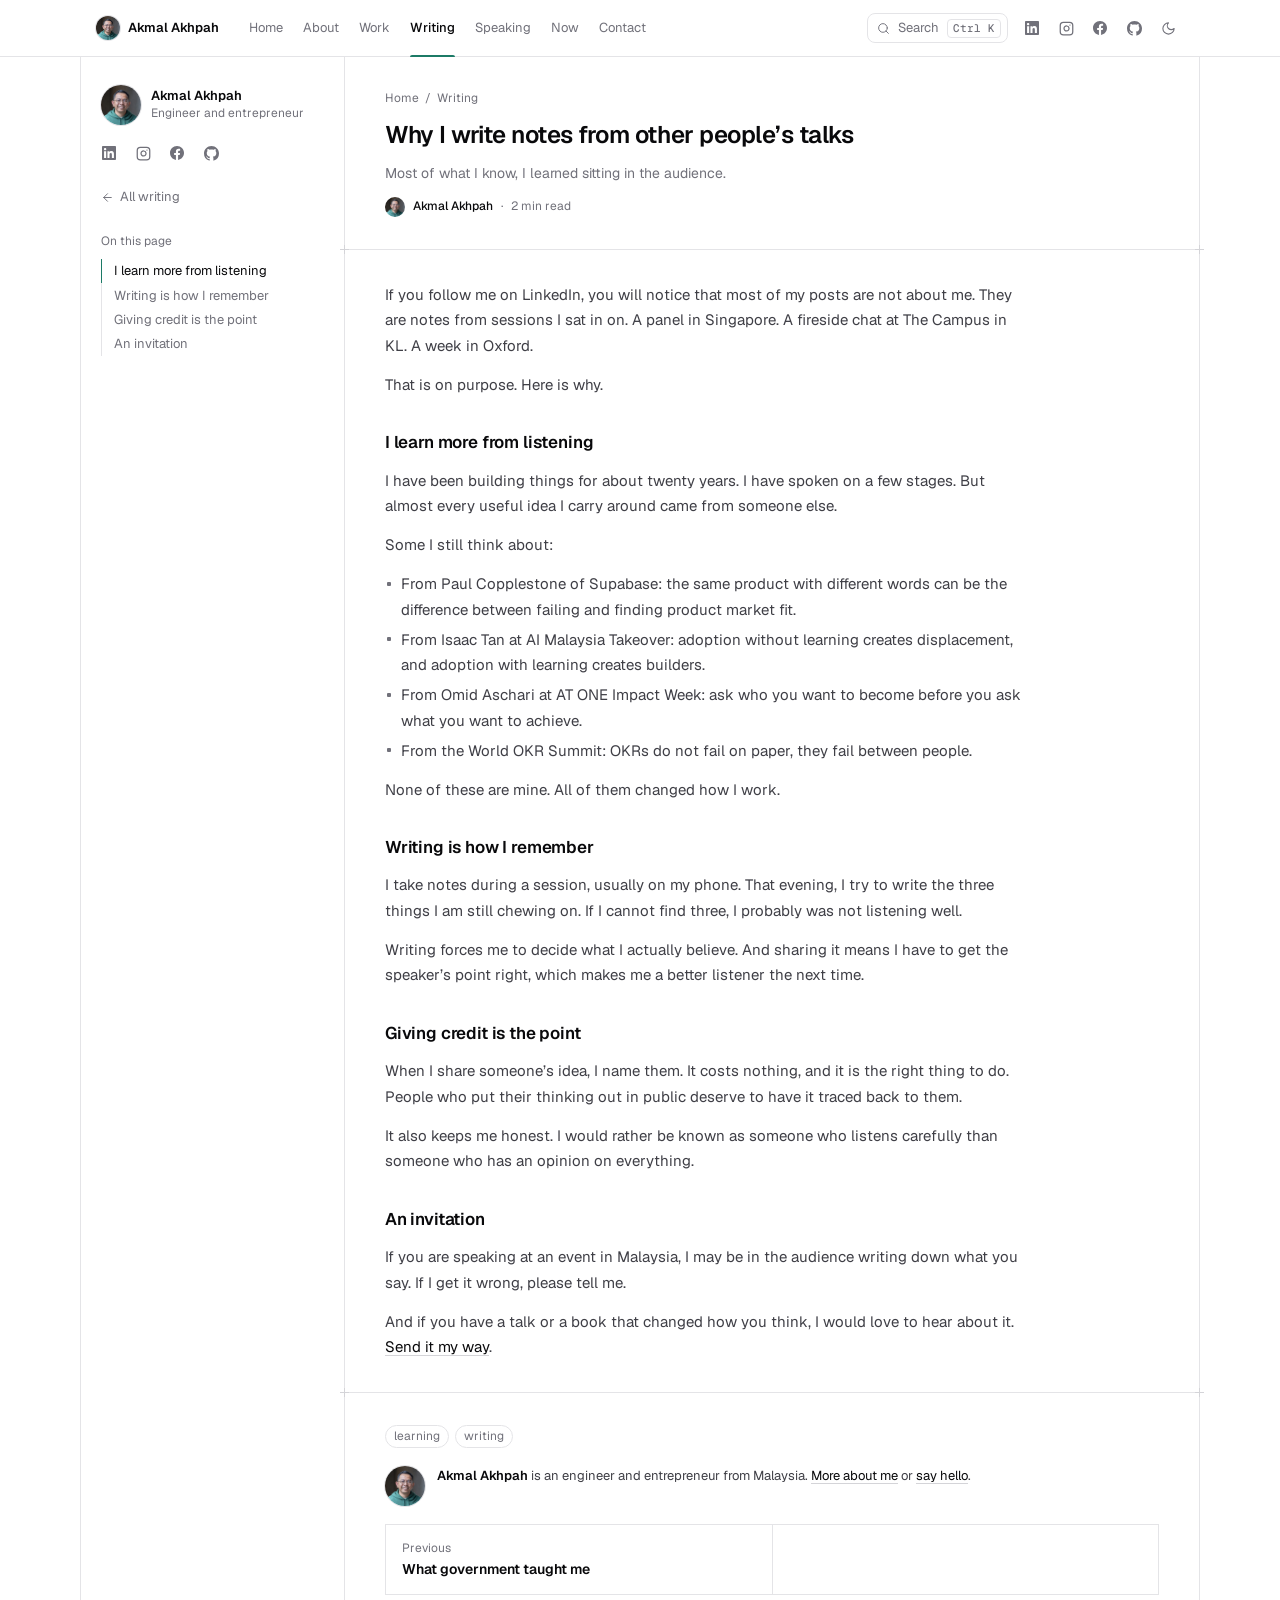
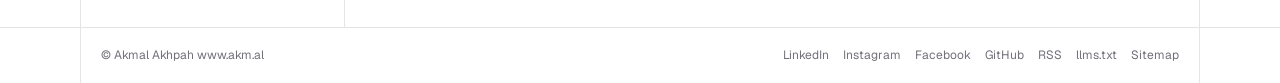
<file: writing/notes-from-other-peoples-talks.html>
<!doctype html>
<html lang="en-GB" data-root="../">
<head>
<meta charset="utf-8">
<meta name="viewport" content="width=device-width, initial-scale=1">
<title>Why I write notes from other people&#x27;s talks · Akmal Akhpah</title>
<meta name="description" content="Most of what I know, I learned sitting in the audience.">
<meta name="author" content="Akmal Akhpah">
<meta name="robots" content="index, follow, max-snippet:-1, max-image-preview:large">
<link rel="canonical" href="https://akm.al/writing/notes-from-other-peoples-talks">
<meta property="og:url" content="https://akm.al/writing/notes-from-other-peoples-talks">
<link rel="author" href="../about.html">
<link rel="me" href="https://www.linkedin.com/in/akmalakhpah">
<link rel="me" href="https://www.instagram.com/akmalakhpah">
<link rel="me" href="https://www.facebook.com/akmalakhpah">
<link rel="me" href="https://github.com/akmalakhpah">
<link rel="alternate" type="application/rss+xml" title="Writing by Akmal Akhpah" href="../feed.xml">
<link rel="icon" href="../favicon.svg" type="image/svg+xml">
<link rel="icon" href="../favicon-48.png" sizes="48x48" type="image/png">
<link rel="apple-touch-icon" href="../apple-touch-icon.png">
<meta name="theme-color" content="#ffffff" media="(prefers-color-scheme: light)">
<meta name="theme-color" content="#09090b" media="(prefers-color-scheme: dark)">
<meta property="og:site_name" content="Akmal Akhpah">
<meta property="og:type" content="article">
<meta property="og:title" content="Why I write notes from other people&#x27;s talks · Akmal Akhpah">
<meta property="og:description" content="Most of what I know, I learned sitting in the audience.">
<meta property="og:image" content="https://akm.al/assets/img/og.jpg?v=2">
<meta property="og:image:width" content="1200">
<meta property="og:image:height" content="630">
<meta property="og:image:alt" content="Akmal Akhpah. Engineer and entrepreneur from Malaysia.">
<meta property="og:locale" content="en_GB">
<meta name="twitter:card" content="summary_large_image">
<meta property="article:author" content="https://akm.al/about">
<meta property="article:tag" content="learning">
<meta property="article:tag" content="writing">
<script>(function(){var d=document.documentElement;d.classList.add('js');try{var t=localStorage.getItem('theme');if(t)d.dataset.theme=t}catch(e){}})();</script>
<link rel="stylesheet" href="../assets/site.css">
<script src="../assets/site.js" defer></script>
<script type="application/ld+json">{"@context":"https://schema.org","@graph":[{"@type":"Person","@id":"https://akm.al/#person","name":"Akmal Akhpah","givenName":"Akmal","familyName":"Akhpah","alternateName":"@akmalakhpah","url":"https://akm.al/","image":"https://akm.al/assets/img/akmal-lg.jpg","jobTitle":"Engineer and entrepreneur","description":"Akmal Akhpah is an engineer and entrepreneur from Malaysia. The work spans OKRs (OKR Institute, FlowyTeam, OpenOKR), education technology (Pandai, P&AI, FDE Training) and government technology (Aidan Technologies, BORANG).","homeLocation":{"@type":"Country","name":"Malaysia"},"worksFor":[{"@type":"Organization","@id":"https://akm.al/#okr-institute","name":"OKR Institute","url":"https://okrinstitute.org"},{"@type":"Organization","@id":"https://akm.al/#flowyteam","name":"FlowyTeam","url":"https://flowyteam.com"},{"@type":"Organization","@id":"https://akm.al/#pandai","name":"Pandai","url":"https://pandai.org"},{"@type":"Organization","@id":"https://akm.al/#aidan","name":"Aidan Technologies","url":"https://aidantech.com"}],"alumniOf":[{"@type":"CollegeOrUniversity","name":"Rensselaer Polytechnic Institute"},{"@type":"CollegeOrUniversity","name":"Universiti Teknologi Malaysia"},{"@type":"Organization","name":"World Health Organization"},{"@type":"Organization","name":"Intel"}],"knowsAbout":["Objectives and Key Results (OKRs)","High-performance teams","Entrepreneurship","Artificial intelligence in education","Education technology","Government-as-a-Platform","GovTech","Agentic AI","Model Context Protocol","Software engineering"],"knowsLanguage":["en","ms"],"sameAs":["https://www.linkedin.com/in/akmalakhpah","https://www.instagram.com/akmalakhpah","https://www.facebook.com/akmalakhpah","https://github.com/akmalakhpah"]},{"@type":"WebSite","@id":"https://akm.al/#website","url":"https://akm.al/","name":"Akmal Akhpah","inLanguage":"en-GB","author":{"@id":"https://akm.al/#person"}},{"@type":"BlogPosting","@id":"https://akm.al/writing/notes-from-other-peoples-talks#article","headline":"Why I write notes from other people's talks","description":"Most of what I know, I learned sitting in the audience.","url":"https://akm.al/writing/notes-from-other-peoples-talks","mainEntityOfPage":"https://akm.al/writing/notes-from-other-peoples-talks","image":"https://akm.al/assets/img/og.jpg","inLanguage":"en-GB","wordCount":366,"timeRequired":"PT2M","keywords":["learning","writing"],"author":{"@id":"https://akm.al/#person"},"publisher":{"@id":"https://akm.al/#person"},"isPartOf":{"@id":"https://akm.al/writing/#page"}},{"@type":"BreadcrumbList","itemListElement":[{"@type":"ListItem","position":1,"name":"Home","item":"https://akm.al/"},{"@type":"ListItem","position":2,"name":"Writing","item":"https://akm.al/writing/"},{"@type":"ListItem","position":3,"name":"Why I write notes from other people's talks","item":"https://akm.al/writing/notes-from-other-peoples-talks"}]}]}</script>
</head>
<body>
<a class="skip" href="#main">Skip to content</a>
<header class="head">
  <div class="head-in">
    <a class="brand" href="../index.html"><img src="../assets/img/akmal-avatar.jpg" width="24" height="24" alt="">Akmal Akhpah</a>
    <nav class="tabs" aria-label="Main"><a href="../index.html">Home</a><a href="../about.html">About</a><a href="../work.html">Work</a><a href="../writing/index.html" aria-current="page">Writing</a><a href="../speaking.html">Speaking</a><a href="../now.html">Now</a><a href="../contact.html">Contact</a><span class="tabs-pill" aria-hidden="true"></span></nav>
    <div class="tools">
      <button class="search" type="button" data-palette aria-label="Search this site"><svg width="13" height="13" viewBox="0 0 24 24" fill="none" stroke="currentColor" stroke-width="1.75" stroke-linecap="round" stroke-linejoin="round" aria-hidden="true"><circle cx="11" cy="11" r="8"/><path d="m21 21-4.3-4.3"/></svg><span>Search</span><kbd data-shortcut>⌘K</kbd></button>
      <span class="head-social"><a class="icon-btn" href="https://www.linkedin.com/in/akmalakhpah" rel="me noopener" aria-label="LinkedIn"><svg width="14" height="14" viewBox="0 0 24 24" fill="currentColor" aria-hidden="true"><path d="M20.447 20.452h-3.554v-5.569c0-1.328-.027-3.037-1.852-3.037-1.853 0-2.136 1.445-2.136 2.939v5.667H9.351V9h3.414v1.561h.046c.477-.9 1.637-1.85 3.37-1.85 3.601 0 4.267 2.37 4.267 5.455v6.286zM5.337 7.433c-1.144 0-2.063-.926-2.063-2.065 0-1.138.92-2.063 2.063-2.063 1.14 0 2.064.925 2.064 2.063 0 1.139-.925 2.065-2.064 2.065zm1.782 13.019H3.555V9h3.564v11.452zM22.225 0H1.771C.792 0 0 .774 0 1.729v20.542C0 23.227.792 24 1.771 24h20.451C23.2 24 24 23.227 24 22.271V1.729C24 .774 23.2 0 22.222 0h.003z"/></svg></a><a class="icon-btn" href="https://www.instagram.com/akmalakhpah" rel="me noopener" aria-label="Instagram"><svg width="15" height="15" viewBox="0 0 24 24" fill="none" stroke="currentColor" stroke-width="2" stroke-linecap="round" stroke-linejoin="round" aria-hidden="true"><rect width="20" height="20" x="2" y="2" rx="5" ry="5"/><path d="M16 11.37A4 4 0 1 1 12.63 8 4 4 0 0 1 16 11.37z"/><path d="M17.5 6.5h.01"/></svg></a><a class="icon-btn" href="https://www.facebook.com/akmalakhpah" rel="me noopener" aria-label="Facebook"><svg width="14" height="14" viewBox="0 0 24 24" fill="currentColor" aria-hidden="true"><path d="M24 12.073c0-6.627-5.373-12-12-12s-12 5.373-12 12c0 5.99 4.388 10.954 10.125 11.854v-8.385H7.078v-3.47h3.047V9.43c0-3.007 1.792-4.669 4.533-4.669 1.312 0 2.686.235 2.686.235v2.953H15.83c-1.491 0-1.956.925-1.956 1.874v2.25h3.328l-.532 3.47h-2.796v8.385C19.612 23.027 24 18.062 24 12.073z"/></svg></a><a class="icon-btn" href="https://github.com/akmalakhpah" rel="me noopener" aria-label="GitHub"><svg width="15" height="15" viewBox="0 0 16 16" fill="currentColor" aria-hidden="true"><path d="M8 0c4.42 0 8 3.58 8 8a8.013 8.013 0 0 1-5.45 7.59c-.4.08-.55-.17-.55-.38 0-.27.01-1.13.01-2.2 0-.75-.25-1.23-.54-1.48 1.78-.2 3.65-.88 3.65-3.95 0-.88-.31-1.59-.82-2.15.08-.2.36-1.02-.08-2.12 0 0-.67-.22-2.2.82-.64-.18-1.32-.27-2-.27-.68 0-1.36.09-2 .27-1.53-1.03-2.2-.82-2.2-.82-.44 1.1-.16 1.92-.08 2.12-.51.56-.82 1.28-.82 2.15 0 3.06 1.86 3.75 3.64 3.95-.23.2-.44.55-.51 1.07-.46.21-1.61.55-2.33-.66-.15-.24-.6-.83-1.23-.82-.67.01-.27.38.01.53.34.19.73.9.82 1.13.16.45.68 1.31 2.69.94 0 .67.01 1.3.01 1.49 0 .21-.15.45-.55.38A7.995 7.995 0 0 1 0 8c0-4.42 3.58-8 8-8Z"/></svg></a></span>
      <button class="icon-btn theme-btn" type="button" data-theme-toggle aria-label="Switch between light and dark"><svg class="i-moon" width="15" height="15" viewBox="0 0 24 24" fill="none" stroke="currentColor" stroke-width="1.75" stroke-linecap="round" stroke-linejoin="round" aria-hidden="true"><path d="M12 3a6 6 0 0 0 9 9 9 9 0 1 1-9-9Z"/></svg><svg class="i-sun" width="15" height="15" viewBox="0 0 24 24" fill="none" stroke="currentColor" stroke-width="1.75" stroke-linecap="round" stroke-linejoin="round" aria-hidden="true"><circle cx="12" cy="12" r="4"/><path d="M12 2v2"/><path d="M12 20v2"/><path d="m4.93 4.93 1.41 1.41"/><path d="m17.66 17.66 1.41 1.41"/><path d="M2 12h2"/><path d="M20 12h2"/><path d="m6.34 17.66-1.41 1.41"/><path d="m19.07 4.93-1.41 1.41"/></svg></button>
    </div>
  </div>
  <div class="progress" aria-hidden="true"></div>
</header>
<div class="frame">
<aside class="side side-page" aria-label="Profile">
  <div class="side-in">
    <a class="mini" href="../about.html"><img src="../assets/img/akmal-avatar.jpg" width="40" height="40" alt="" loading="lazy"><span><b>Akmal Akhpah</b><small>Engineer and entrepreneur</small></span></a>
    <div class="social"><a class="icon-btn" href="https://www.linkedin.com/in/akmalakhpah" rel="me noopener" aria-label="LinkedIn"><svg width="14" height="14" viewBox="0 0 24 24" fill="currentColor" aria-hidden="true"><path d="M20.447 20.452h-3.554v-5.569c0-1.328-.027-3.037-1.852-3.037-1.853 0-2.136 1.445-2.136 2.939v5.667H9.351V9h3.414v1.561h.046c.477-.9 1.637-1.85 3.37-1.85 3.601 0 4.267 2.37 4.267 5.455v6.286zM5.337 7.433c-1.144 0-2.063-.926-2.063-2.065 0-1.138.92-2.063 2.063-2.063 1.14 0 2.064.925 2.064 2.063 0 1.139-.925 2.065-2.064 2.065zm1.782 13.019H3.555V9h3.564v11.452zM22.225 0H1.771C.792 0 0 .774 0 1.729v20.542C0 23.227.792 24 1.771 24h20.451C23.2 24 24 23.227 24 22.271V1.729C24 .774 23.2 0 22.222 0h.003z"/></svg></a><a class="icon-btn" href="https://www.instagram.com/akmalakhpah" rel="me noopener" aria-label="Instagram"><svg width="15" height="15" viewBox="0 0 24 24" fill="none" stroke="currentColor" stroke-width="2" stroke-linecap="round" stroke-linejoin="round" aria-hidden="true"><rect width="20" height="20" x="2" y="2" rx="5" ry="5"/><path d="M16 11.37A4 4 0 1 1 12.63 8 4 4 0 0 1 16 11.37z"/><path d="M17.5 6.5h.01"/></svg></a><a class="icon-btn" href="https://www.facebook.com/akmalakhpah" rel="me noopener" aria-label="Facebook"><svg width="14" height="14" viewBox="0 0 24 24" fill="currentColor" aria-hidden="true"><path d="M24 12.073c0-6.627-5.373-12-12-12s-12 5.373-12 12c0 5.99 4.388 10.954 10.125 11.854v-8.385H7.078v-3.47h3.047V9.43c0-3.007 1.792-4.669 4.533-4.669 1.312 0 2.686.235 2.686.235v2.953H15.83c-1.491 0-1.956.925-1.956 1.874v2.25h3.328l-.532 3.47h-2.796v8.385C19.612 23.027 24 18.062 24 12.073z"/></svg></a><a class="icon-btn" href="https://github.com/akmalakhpah" rel="me noopener" aria-label="GitHub"><svg width="15" height="15" viewBox="0 0 16 16" fill="currentColor" aria-hidden="true"><path d="M8 0c4.42 0 8 3.58 8 8a8.013 8.013 0 0 1-5.45 7.59c-.4.08-.55-.17-.55-.38 0-.27.01-1.13.01-2.2 0-.75-.25-1.23-.54-1.48 1.78-.2 3.65-.88 3.65-3.95 0-.88-.31-1.59-.82-2.15.08-.2.36-1.02-.08-2.12 0 0-.67-.22-2.2.82-.64-.18-1.32-.27-2-.27-.68 0-1.36.09-2 .27-1.53-1.03-2.2-.82-2.2-.82-.44 1.1-.16 1.92-.08 2.12-.51.56-.82 1.28-.82 2.15 0 3.06 1.86 3.75 3.64 3.95-.23.2-.44.55-.51 1.07-.46.21-1.61.55-2.33-.66-.15-.24-.6-.83-1.23-.82-.67.01-.27.38.01.53.34.19.73.9.82 1.13.16.45.68 1.31 2.69.94 0 .67.01 1.3.01 1.49 0 .21-.15.45-.55.38A7.995 7.995 0 0 1 0 8c0-4.42 3.58-8 8-8Z"/></svg></a></div>
    <a class="side-back" href="../writing/index.html"><svg width="13" height="13" viewBox="0 0 24 24" fill="none" stroke="currentColor" stroke-width="1.75" stroke-linecap="round" stroke-linejoin="round" aria-hidden="true"><path d="m12 19-7-7 7-7"/><path d="M19 12H5"/></svg>All writing</a>
    <nav class="toc" aria-label="On this page"><p class="toc-title">On this page</p><ul><li><a href="#i-learn-more-from-listening">I learn more from listening</a></li><li><a href="#writing-is-how-i-remember">Writing is how I remember</a></li><li><a href="#giving-credit-is-the-point">Giving credit is the point</a></li><li><a href="#an-invitation">An invitation</a></li><li class="toc-mark" aria-hidden="true"></li></ul></nav>
  </div>
</aside>
<main id="main" class="main">
<article class="post">
<header class="band hero post-head">
  <nav class="crumbs rise" aria-label="Breadcrumb"><a href="../index.html">Home</a><span aria-hidden="true">/</span><a href="../writing/index.html">Writing</a></nav>
  <h1 class="rise" style="--i:1">Why I write notes from other people’s talks</h1>
  <p class="lead rise" style="--i:2">Most of what I know, I learned sitting in the audience.</p>
  <p class="byline rise" style="--i:3"><img src="../assets/img/akmal-avatar.jpg" width="20" height="20" alt=""><a href="../about.html" rel="author">Akmal Akhpah</a><span aria-hidden="true">·</span><span>2 min read</span></p>
</header>
<div class="band">
  <div class="prose">
<p>If you follow me on LinkedIn, you will notice that most of my posts are not about me. They are notes from sessions I sat in on. A panel in Singapore. A fireside chat at The Campus in KL. A week in Oxford.</p>
<p>That is on purpose. Here is why.</p>
<h2 id="i-learn-more-from-listening">I learn more from listening<a class="anchor" href="#i-learn-more-from-listening" aria-label="Link to this section">#</a></h2>
<p>I have been building things for about twenty years. I have spoken on a few stages. But almost every useful idea I carry around came from someone else.</p>
<p>Some I still think about:</p>
<ul><li>From Paul Copplestone of Supabase: the same product with different words can be the difference between failing and finding product market fit.</li><li>From Isaac Tan at AI Malaysia Takeover: adoption without learning creates displacement, and adoption with learning creates builders.</li><li>From Omid Aschari at AT ONE Impact Week: ask who you want to become before you ask what you want to achieve.</li><li>From the World OKR Summit: OKRs do not fail on paper, they fail between people.</li></ul>
<p>None of these are mine. All of them changed how I work.</p>
<h2 id="writing-is-how-i-remember">Writing is how I remember<a class="anchor" href="#writing-is-how-i-remember" aria-label="Link to this section">#</a></h2>
<p>I take notes during a session, usually on my phone. That evening, I try to write the three things I am still chewing on. If I cannot find three, I probably was not listening well.</p>
<p>Writing forces me to decide what I actually believe. And sharing it means I have to get the speaker’s point right, which makes me a better listener the next time.</p>
<h2 id="giving-credit-is-the-point">Giving credit is the point<a class="anchor" href="#giving-credit-is-the-point" aria-label="Link to this section">#</a></h2>
<p>When I share someone’s idea, I name them. It costs nothing, and it is the right thing to do. People who put their thinking out in public deserve to have it traced back to them.</p>
<p>It also keeps me honest. I would rather be known as someone who listens carefully than someone who has an opinion on everything.</p>
<h2 id="an-invitation">An invitation<a class="anchor" href="#an-invitation" aria-label="Link to this section">#</a></h2>
<p>If you are speaking at an event in Malaysia, I may be in the audience writing down what you say. If I get it wrong, please tell me.</p>
<p>And if you have a talk or a book that changed how you think, I would love to hear about it. <a href="../contact.html">Send it my way</a>.</p>
  </div>
</div>
<footer class="band">
  <div class="tags"><span class="tag">learning</span><span class="tag">writing</span></div>
  <div class="author"><img src="../assets/img/akmal-avatar.jpg" width="40" height="40" alt="" loading="lazy"><p><strong>Akmal Akhpah</strong> is an engineer and entrepreneur from Malaysia. <a href="../about.html">More about me</a> or <a href="../contact.html">say hello</a>.</p></div>
  <div class="cells pager cols-2"><a class="cell" href="../writing/what-government-taught-me.html"><small>Previous</small><h3>What government taught me</h3></a><div class="cell" aria-hidden="true"></div></div>
</footer>
</article>
</main>
</div>
<footer class="foot">
  <div class="foot-in">
    <span>© Akmal Akhpah www.akm.al</span>
    <nav class="foot-links" aria-label="Elsewhere">
      <a href="https://www.linkedin.com/in/akmalakhpah" rel="me noopener">LinkedIn</a>
      <a href="https://www.instagram.com/akmalakhpah" rel="me noopener">Instagram</a>
      <a href="https://www.facebook.com/akmalakhpah" rel="me noopener">Facebook</a>
      <a href="https://github.com/akmalakhpah" rel="me noopener">GitHub</a>
      <a href="../feed.xml">RSS</a>
      <a href="../llms.txt">llms.txt</a>
      <a href="../sitemap.xml">Sitemap</a>
    </nav>
  </div>
</footer>
</body>
</html>
</file>
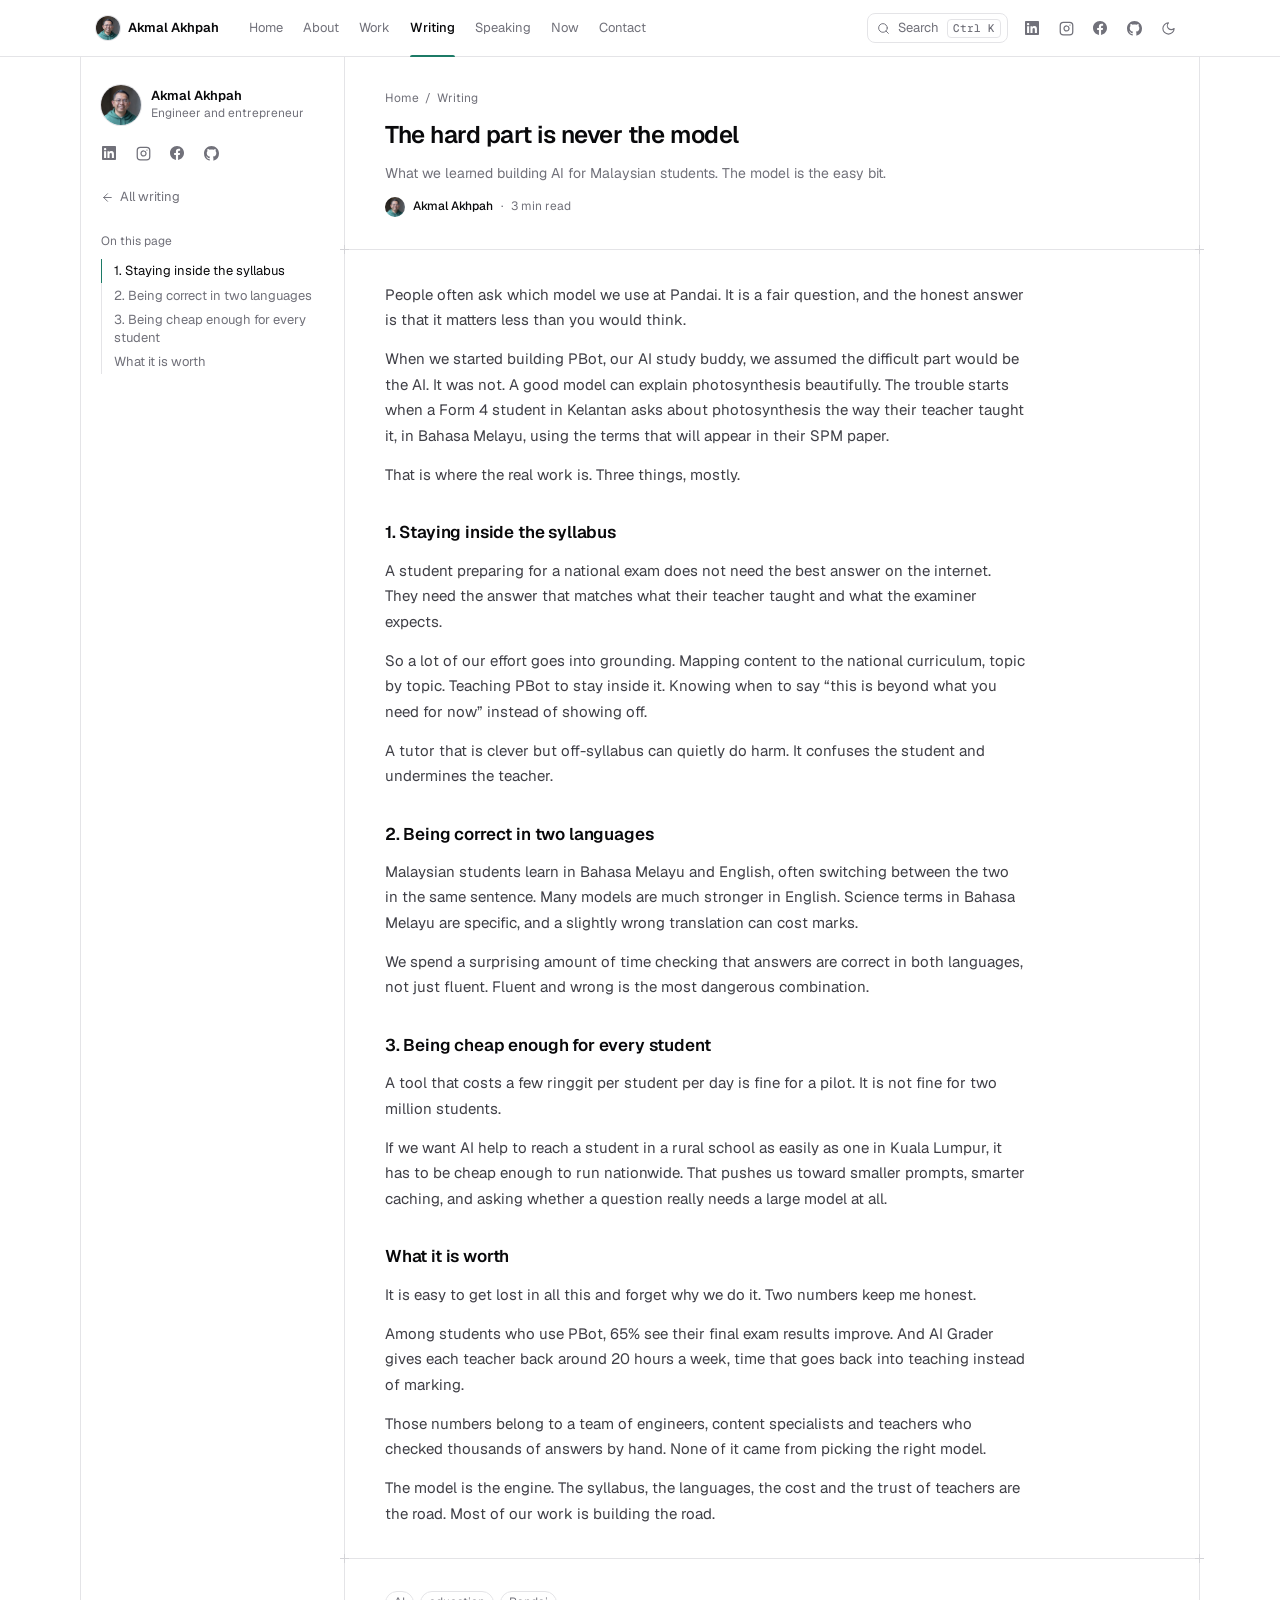
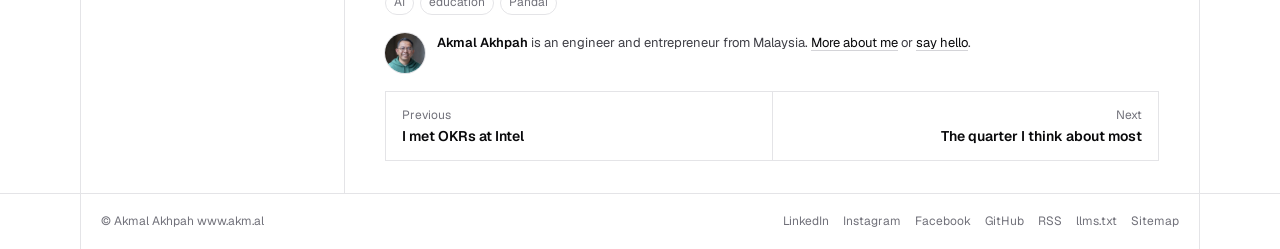
<file: writing/the-hard-part-is-never-the-model.html>
<!doctype html>
<html lang="en-GB" data-root="../">
<head>
<meta charset="utf-8">
<meta name="viewport" content="width=device-width, initial-scale=1">
<title>The hard part is never the model · Akmal Akhpah</title>
<meta name="description" content="What we learned building AI for Malaysian students. The model is the easy bit.">
<meta name="author" content="Akmal Akhpah">
<meta name="robots" content="index, follow, max-snippet:-1, max-image-preview:large">
<link rel="canonical" href="https://akm.al/writing/the-hard-part-is-never-the-model">
<meta property="og:url" content="https://akm.al/writing/the-hard-part-is-never-the-model">
<link rel="author" href="../about.html">
<link rel="me" href="https://www.linkedin.com/in/akmalakhpah">
<link rel="me" href="https://www.instagram.com/akmalakhpah">
<link rel="me" href="https://www.facebook.com/akmalakhpah">
<link rel="me" href="https://github.com/akmalakhpah">
<link rel="alternate" type="application/rss+xml" title="Writing by Akmal Akhpah" href="../feed.xml">
<link rel="icon" href="../favicon.svg" type="image/svg+xml">
<link rel="icon" href="../favicon-48.png" sizes="48x48" type="image/png">
<link rel="apple-touch-icon" href="../apple-touch-icon.png">
<meta name="theme-color" content="#ffffff" media="(prefers-color-scheme: light)">
<meta name="theme-color" content="#09090b" media="(prefers-color-scheme: dark)">
<meta property="og:site_name" content="Akmal Akhpah">
<meta property="og:type" content="article">
<meta property="og:title" content="The hard part is never the model · Akmal Akhpah">
<meta property="og:description" content="What we learned building AI for Malaysian students. The model is the easy bit.">
<meta property="og:image" content="https://akm.al/assets/img/og.jpg?v=2">
<meta property="og:image:width" content="1200">
<meta property="og:image:height" content="630">
<meta property="og:image:alt" content="Akmal Akhpah. Engineer and entrepreneur from Malaysia.">
<meta property="og:locale" content="en_GB">
<meta name="twitter:card" content="summary_large_image">
<meta property="article:author" content="https://akm.al/about">
<meta property="article:tag" content="AI">
<meta property="article:tag" content="education">
<meta property="article:tag" content="Pandai">
<script>(function(){var d=document.documentElement;d.classList.add('js');try{var t=localStorage.getItem('theme');if(t)d.dataset.theme=t}catch(e){}})();</script>
<link rel="stylesheet" href="../assets/site.css">
<script src="../assets/site.js" defer></script>
<script type="application/ld+json">{"@context":"https://schema.org","@graph":[{"@type":"Person","@id":"https://akm.al/#person","name":"Akmal Akhpah","givenName":"Akmal","familyName":"Akhpah","alternateName":"@akmalakhpah","url":"https://akm.al/","image":"https://akm.al/assets/img/akmal-lg.jpg","jobTitle":"Engineer and entrepreneur","description":"Akmal Akhpah is an engineer and entrepreneur from Malaysia. The work spans OKRs (OKR Institute, FlowyTeam, OpenOKR), education technology (Pandai, P&AI, FDE Training) and government technology (Aidan Technologies, BORANG).","homeLocation":{"@type":"Country","name":"Malaysia"},"worksFor":[{"@type":"Organization","@id":"https://akm.al/#okr-institute","name":"OKR Institute","url":"https://okrinstitute.org"},{"@type":"Organization","@id":"https://akm.al/#flowyteam","name":"FlowyTeam","url":"https://flowyteam.com"},{"@type":"Organization","@id":"https://akm.al/#pandai","name":"Pandai","url":"https://pandai.org"},{"@type":"Organization","@id":"https://akm.al/#aidan","name":"Aidan Technologies","url":"https://aidantech.com"}],"alumniOf":[{"@type":"CollegeOrUniversity","name":"Rensselaer Polytechnic Institute"},{"@type":"CollegeOrUniversity","name":"Universiti Teknologi Malaysia"},{"@type":"Organization","name":"World Health Organization"},{"@type":"Organization","name":"Intel"}],"knowsAbout":["Objectives and Key Results (OKRs)","High-performance teams","Entrepreneurship","Artificial intelligence in education","Education technology","Government-as-a-Platform","GovTech","Agentic AI","Model Context Protocol","Software engineering"],"knowsLanguage":["en","ms"],"sameAs":["https://www.linkedin.com/in/akmalakhpah","https://www.instagram.com/akmalakhpah","https://www.facebook.com/akmalakhpah","https://github.com/akmalakhpah"]},{"@type":"WebSite","@id":"https://akm.al/#website","url":"https://akm.al/","name":"Akmal Akhpah","inLanguage":"en-GB","author":{"@id":"https://akm.al/#person"}},{"@type":"BlogPosting","@id":"https://akm.al/writing/the-hard-part-is-never-the-model#article","headline":"The hard part is never the model","description":"What we learned building AI for Malaysian students. The model is the easy bit.","url":"https://akm.al/writing/the-hard-part-is-never-the-model","mainEntityOfPage":"https://akm.al/writing/the-hard-part-is-never-the-model","image":"https://akm.al/assets/img/og.jpg","inLanguage":"en-GB","wordCount":456,"timeRequired":"PT3M","keywords":["AI","education","Pandai"],"author":{"@id":"https://akm.al/#person"},"publisher":{"@id":"https://akm.al/#person"},"isPartOf":{"@id":"https://akm.al/writing/#page"}},{"@type":"BreadcrumbList","itemListElement":[{"@type":"ListItem","position":1,"name":"Home","item":"https://akm.al/"},{"@type":"ListItem","position":2,"name":"Writing","item":"https://akm.al/writing/"},{"@type":"ListItem","position":3,"name":"The hard part is never the model","item":"https://akm.al/writing/the-hard-part-is-never-the-model"}]}]}</script>
</head>
<body>
<a class="skip" href="#main">Skip to content</a>
<header class="head">
  <div class="head-in">
    <a class="brand" href="../index.html"><img src="../assets/img/akmal-avatar.jpg" width="24" height="24" alt="">Akmal Akhpah</a>
    <nav class="tabs" aria-label="Main"><a href="../index.html">Home</a><a href="../about.html">About</a><a href="../work.html">Work</a><a href="../writing/index.html" aria-current="page">Writing</a><a href="../speaking.html">Speaking</a><a href="../now.html">Now</a><a href="../contact.html">Contact</a><span class="tabs-pill" aria-hidden="true"></span></nav>
    <div class="tools">
      <button class="search" type="button" data-palette aria-label="Search this site"><svg width="13" height="13" viewBox="0 0 24 24" fill="none" stroke="currentColor" stroke-width="1.75" stroke-linecap="round" stroke-linejoin="round" aria-hidden="true"><circle cx="11" cy="11" r="8"/><path d="m21 21-4.3-4.3"/></svg><span>Search</span><kbd data-shortcut>⌘K</kbd></button>
      <span class="head-social"><a class="icon-btn" href="https://www.linkedin.com/in/akmalakhpah" rel="me noopener" aria-label="LinkedIn"><svg width="14" height="14" viewBox="0 0 24 24" fill="currentColor" aria-hidden="true"><path d="M20.447 20.452h-3.554v-5.569c0-1.328-.027-3.037-1.852-3.037-1.853 0-2.136 1.445-2.136 2.939v5.667H9.351V9h3.414v1.561h.046c.477-.9 1.637-1.85 3.37-1.85 3.601 0 4.267 2.37 4.267 5.455v6.286zM5.337 7.433c-1.144 0-2.063-.926-2.063-2.065 0-1.138.92-2.063 2.063-2.063 1.14 0 2.064.925 2.064 2.063 0 1.139-.925 2.065-2.064 2.065zm1.782 13.019H3.555V9h3.564v11.452zM22.225 0H1.771C.792 0 0 .774 0 1.729v20.542C0 23.227.792 24 1.771 24h20.451C23.2 24 24 23.227 24 22.271V1.729C24 .774 23.2 0 22.222 0h.003z"/></svg></a><a class="icon-btn" href="https://www.instagram.com/akmalakhpah" rel="me noopener" aria-label="Instagram"><svg width="15" height="15" viewBox="0 0 24 24" fill="none" stroke="currentColor" stroke-width="2" stroke-linecap="round" stroke-linejoin="round" aria-hidden="true"><rect width="20" height="20" x="2" y="2" rx="5" ry="5"/><path d="M16 11.37A4 4 0 1 1 12.63 8 4 4 0 0 1 16 11.37z"/><path d="M17.5 6.5h.01"/></svg></a><a class="icon-btn" href="https://www.facebook.com/akmalakhpah" rel="me noopener" aria-label="Facebook"><svg width="14" height="14" viewBox="0 0 24 24" fill="currentColor" aria-hidden="true"><path d="M24 12.073c0-6.627-5.373-12-12-12s-12 5.373-12 12c0 5.99 4.388 10.954 10.125 11.854v-8.385H7.078v-3.47h3.047V9.43c0-3.007 1.792-4.669 4.533-4.669 1.312 0 2.686.235 2.686.235v2.953H15.83c-1.491 0-1.956.925-1.956 1.874v2.25h3.328l-.532 3.47h-2.796v8.385C19.612 23.027 24 18.062 24 12.073z"/></svg></a><a class="icon-btn" href="https://github.com/akmalakhpah" rel="me noopener" aria-label="GitHub"><svg width="15" height="15" viewBox="0 0 16 16" fill="currentColor" aria-hidden="true"><path d="M8 0c4.42 0 8 3.58 8 8a8.013 8.013 0 0 1-5.45 7.59c-.4.08-.55-.17-.55-.38 0-.27.01-1.13.01-2.2 0-.75-.25-1.23-.54-1.48 1.78-.2 3.65-.88 3.65-3.95 0-.88-.31-1.59-.82-2.15.08-.2.36-1.02-.08-2.12 0 0-.67-.22-2.2.82-.64-.18-1.32-.27-2-.27-.68 0-1.36.09-2 .27-1.53-1.03-2.2-.82-2.2-.82-.44 1.1-.16 1.92-.08 2.12-.51.56-.82 1.28-.82 2.15 0 3.06 1.86 3.75 3.64 3.95-.23.2-.44.55-.51 1.07-.46.21-1.61.55-2.33-.66-.15-.24-.6-.83-1.23-.82-.67.01-.27.38.01.53.34.19.73.9.82 1.13.16.45.68 1.31 2.69.94 0 .67.01 1.3.01 1.49 0 .21-.15.45-.55.38A7.995 7.995 0 0 1 0 8c0-4.42 3.58-8 8-8Z"/></svg></a></span>
      <button class="icon-btn theme-btn" type="button" data-theme-toggle aria-label="Switch between light and dark"><svg class="i-moon" width="15" height="15" viewBox="0 0 24 24" fill="none" stroke="currentColor" stroke-width="1.75" stroke-linecap="round" stroke-linejoin="round" aria-hidden="true"><path d="M12 3a6 6 0 0 0 9 9 9 9 0 1 1-9-9Z"/></svg><svg class="i-sun" width="15" height="15" viewBox="0 0 24 24" fill="none" stroke="currentColor" stroke-width="1.75" stroke-linecap="round" stroke-linejoin="round" aria-hidden="true"><circle cx="12" cy="12" r="4"/><path d="M12 2v2"/><path d="M12 20v2"/><path d="m4.93 4.93 1.41 1.41"/><path d="m17.66 17.66 1.41 1.41"/><path d="M2 12h2"/><path d="M20 12h2"/><path d="m6.34 17.66-1.41 1.41"/><path d="m19.07 4.93-1.41 1.41"/></svg></button>
    </div>
  </div>
  <div class="progress" aria-hidden="true"></div>
</header>
<div class="frame">
<aside class="side side-page" aria-label="Profile">
  <div class="side-in">
    <a class="mini" href="../about.html"><img src="../assets/img/akmal-avatar.jpg" width="40" height="40" alt="" loading="lazy"><span><b>Akmal Akhpah</b><small>Engineer and entrepreneur</small></span></a>
    <div class="social"><a class="icon-btn" href="https://www.linkedin.com/in/akmalakhpah" rel="me noopener" aria-label="LinkedIn"><svg width="14" height="14" viewBox="0 0 24 24" fill="currentColor" aria-hidden="true"><path d="M20.447 20.452h-3.554v-5.569c0-1.328-.027-3.037-1.852-3.037-1.853 0-2.136 1.445-2.136 2.939v5.667H9.351V9h3.414v1.561h.046c.477-.9 1.637-1.85 3.37-1.85 3.601 0 4.267 2.37 4.267 5.455v6.286zM5.337 7.433c-1.144 0-2.063-.926-2.063-2.065 0-1.138.92-2.063 2.063-2.063 1.14 0 2.064.925 2.064 2.063 0 1.139-.925 2.065-2.064 2.065zm1.782 13.019H3.555V9h3.564v11.452zM22.225 0H1.771C.792 0 0 .774 0 1.729v20.542C0 23.227.792 24 1.771 24h20.451C23.2 24 24 23.227 24 22.271V1.729C24 .774 23.2 0 22.222 0h.003z"/></svg></a><a class="icon-btn" href="https://www.instagram.com/akmalakhpah" rel="me noopener" aria-label="Instagram"><svg width="15" height="15" viewBox="0 0 24 24" fill="none" stroke="currentColor" stroke-width="2" stroke-linecap="round" stroke-linejoin="round" aria-hidden="true"><rect width="20" height="20" x="2" y="2" rx="5" ry="5"/><path d="M16 11.37A4 4 0 1 1 12.63 8 4 4 0 0 1 16 11.37z"/><path d="M17.5 6.5h.01"/></svg></a><a class="icon-btn" href="https://www.facebook.com/akmalakhpah" rel="me noopener" aria-label="Facebook"><svg width="14" height="14" viewBox="0 0 24 24" fill="currentColor" aria-hidden="true"><path d="M24 12.073c0-6.627-5.373-12-12-12s-12 5.373-12 12c0 5.99 4.388 10.954 10.125 11.854v-8.385H7.078v-3.47h3.047V9.43c0-3.007 1.792-4.669 4.533-4.669 1.312 0 2.686.235 2.686.235v2.953H15.83c-1.491 0-1.956.925-1.956 1.874v2.25h3.328l-.532 3.47h-2.796v8.385C19.612 23.027 24 18.062 24 12.073z"/></svg></a><a class="icon-btn" href="https://github.com/akmalakhpah" rel="me noopener" aria-label="GitHub"><svg width="15" height="15" viewBox="0 0 16 16" fill="currentColor" aria-hidden="true"><path d="M8 0c4.42 0 8 3.58 8 8a8.013 8.013 0 0 1-5.45 7.59c-.4.08-.55-.17-.55-.38 0-.27.01-1.13.01-2.2 0-.75-.25-1.23-.54-1.48 1.78-.2 3.65-.88 3.65-3.95 0-.88-.31-1.59-.82-2.15.08-.2.36-1.02-.08-2.12 0 0-.67-.22-2.2.82-.64-.18-1.32-.27-2-.27-.68 0-1.36.09-2 .27-1.53-1.03-2.2-.82-2.2-.82-.44 1.1-.16 1.92-.08 2.12-.51.56-.82 1.28-.82 2.15 0 3.06 1.86 3.75 3.64 3.95-.23.2-.44.55-.51 1.07-.46.21-1.61.55-2.33-.66-.15-.24-.6-.83-1.23-.82-.67.01-.27.38.01.53.34.19.73.9.82 1.13.16.45.68 1.31 2.69.94 0 .67.01 1.3.01 1.49 0 .21-.15.45-.55.38A7.995 7.995 0 0 1 0 8c0-4.42 3.58-8 8-8Z"/></svg></a></div>
    <a class="side-back" href="../writing/index.html"><svg width="13" height="13" viewBox="0 0 24 24" fill="none" stroke="currentColor" stroke-width="1.75" stroke-linecap="round" stroke-linejoin="round" aria-hidden="true"><path d="m12 19-7-7 7-7"/><path d="M19 12H5"/></svg>All writing</a>
    <nav class="toc" aria-label="On this page"><p class="toc-title">On this page</p><ul><li><a href="#staying-inside-the-syllabus">1. Staying inside the syllabus</a></li><li><a href="#being-correct-in-two-languages">2. Being correct in two languages</a></li><li><a href="#being-cheap-enough-for-every-student">3. Being cheap enough for every student</a></li><li><a href="#what-it-is-worth">What it is worth</a></li><li class="toc-mark" aria-hidden="true"></li></ul></nav>
  </div>
</aside>
<main id="main" class="main">
<article class="post">
<header class="band hero post-head">
  <nav class="crumbs rise" aria-label="Breadcrumb"><a href="../index.html">Home</a><span aria-hidden="true">/</span><a href="../writing/index.html">Writing</a></nav>
  <h1 class="rise" style="--i:1">The hard part is never the model</h1>
  <p class="lead rise" style="--i:2">What we learned building AI for Malaysian students. The model is the easy bit.</p>
  <p class="byline rise" style="--i:3"><img src="../assets/img/akmal-avatar.jpg" width="20" height="20" alt=""><a href="../about.html" rel="author">Akmal Akhpah</a><span aria-hidden="true">·</span><span>3 min read</span></p>
</header>
<div class="band">
  <div class="prose">
<p>People often ask which model we use at Pandai. It is a fair question, and the honest answer is that it matters less than you would think.</p>
<p>When we started building PBot, our AI study buddy, we assumed the difficult part would be the AI. It was not. A good model can explain photosynthesis beautifully. The trouble starts when a Form 4 student in Kelantan asks about photosynthesis the way their teacher taught it, in Bahasa Melayu, using the terms that will appear in their SPM paper.</p>
<p>That is where the real work is. Three things, mostly.</p>
<h2 id="staying-inside-the-syllabus">1. Staying inside the syllabus<a class="anchor" href="#staying-inside-the-syllabus" aria-label="Link to this section">#</a></h2>
<p>A student preparing for a national exam does not need the best answer on the internet. They need the answer that matches what their teacher taught and what the examiner expects.</p>
<p>So a lot of our effort goes into grounding. Mapping content to the national curriculum, topic by topic. Teaching PBot to stay inside it. Knowing when to say “this is beyond what you need for now” instead of showing off.</p>
<p>A tutor that is clever but off-syllabus can quietly do harm. It confuses the student and undermines the teacher.</p>
<h2 id="being-correct-in-two-languages">2. Being correct in two languages<a class="anchor" href="#being-correct-in-two-languages" aria-label="Link to this section">#</a></h2>
<p>Malaysian students learn in Bahasa Melayu and English, often switching between the two in the same sentence. Many models are much stronger in English. Science terms in Bahasa Melayu are specific, and a slightly wrong translation can cost marks.</p>
<p>We spend a surprising amount of time checking that answers are correct in both languages, not just fluent. Fluent and wrong is the most dangerous combination.</p>
<h2 id="being-cheap-enough-for-every-student">3. Being cheap enough for every student<a class="anchor" href="#being-cheap-enough-for-every-student" aria-label="Link to this section">#</a></h2>
<p>A tool that costs a few ringgit per student per day is fine for a pilot. It is not fine for two million students.</p>
<p>If we want AI help to reach a student in a rural school as easily as one in Kuala Lumpur, it has to be cheap enough to run nationwide. That pushes us toward smaller prompts, smarter caching, and asking whether a question really needs a large model at all.</p>
<h2 id="what-it-is-worth">What it is worth<a class="anchor" href="#what-it-is-worth" aria-label="Link to this section">#</a></h2>
<p>It is easy to get lost in all this and forget why we do it. Two numbers keep me honest.</p>
<p>Among students who use PBot, 65% see their final exam results improve. And AI Grader gives each teacher back around 20 hours a week, time that goes back into teaching instead of marking.</p>
<p>Those numbers belong to a team of engineers, content specialists and teachers who checked thousands of answers by hand. None of it came from picking the right model.</p>
<p>The model is the engine. The syllabus, the languages, the cost and the trust of teachers are the road. Most of our work is building the road.</p>
  </div>
</div>
<footer class="band">
  <div class="tags"><span class="tag">AI</span><span class="tag">education</span><span class="tag">Pandai</span></div>
  <div class="author"><img src="../assets/img/akmal-avatar.jpg" width="40" height="40" alt="" loading="lazy"><p><strong>Akmal Akhpah</strong> is an engineer and entrepreneur from Malaysia. <a href="../about.html">More about me</a> or <a href="../contact.html">say hello</a>.</p></div>
  <div class="cells pager cols-2"><a class="cell" href="../writing/i-met-okrs-at-intel.html"><small>Previous</small><h3>I met OKRs at Intel</h3></a><a class="cell next" href="../writing/the-quarter-i-think-about-most.html"><small>Next</small><h3>The quarter I think about most</h3></a></div>
</footer>
</article>
</main>
</div>
<footer class="foot">
  <div class="foot-in">
    <span>© Akmal Akhpah www.akm.al</span>
    <nav class="foot-links" aria-label="Elsewhere">
      <a href="https://www.linkedin.com/in/akmalakhpah" rel="me noopener">LinkedIn</a>
      <a href="https://www.instagram.com/akmalakhpah" rel="me noopener">Instagram</a>
      <a href="https://www.facebook.com/akmalakhpah" rel="me noopener">Facebook</a>
      <a href="https://github.com/akmalakhpah" rel="me noopener">GitHub</a>
      <a href="../feed.xml">RSS</a>
      <a href="../llms.txt">llms.txt</a>
      <a href="../sitemap.xml">Sitemap</a>
    </nav>
  </div>
</footer>
</body>
</html>
</file>
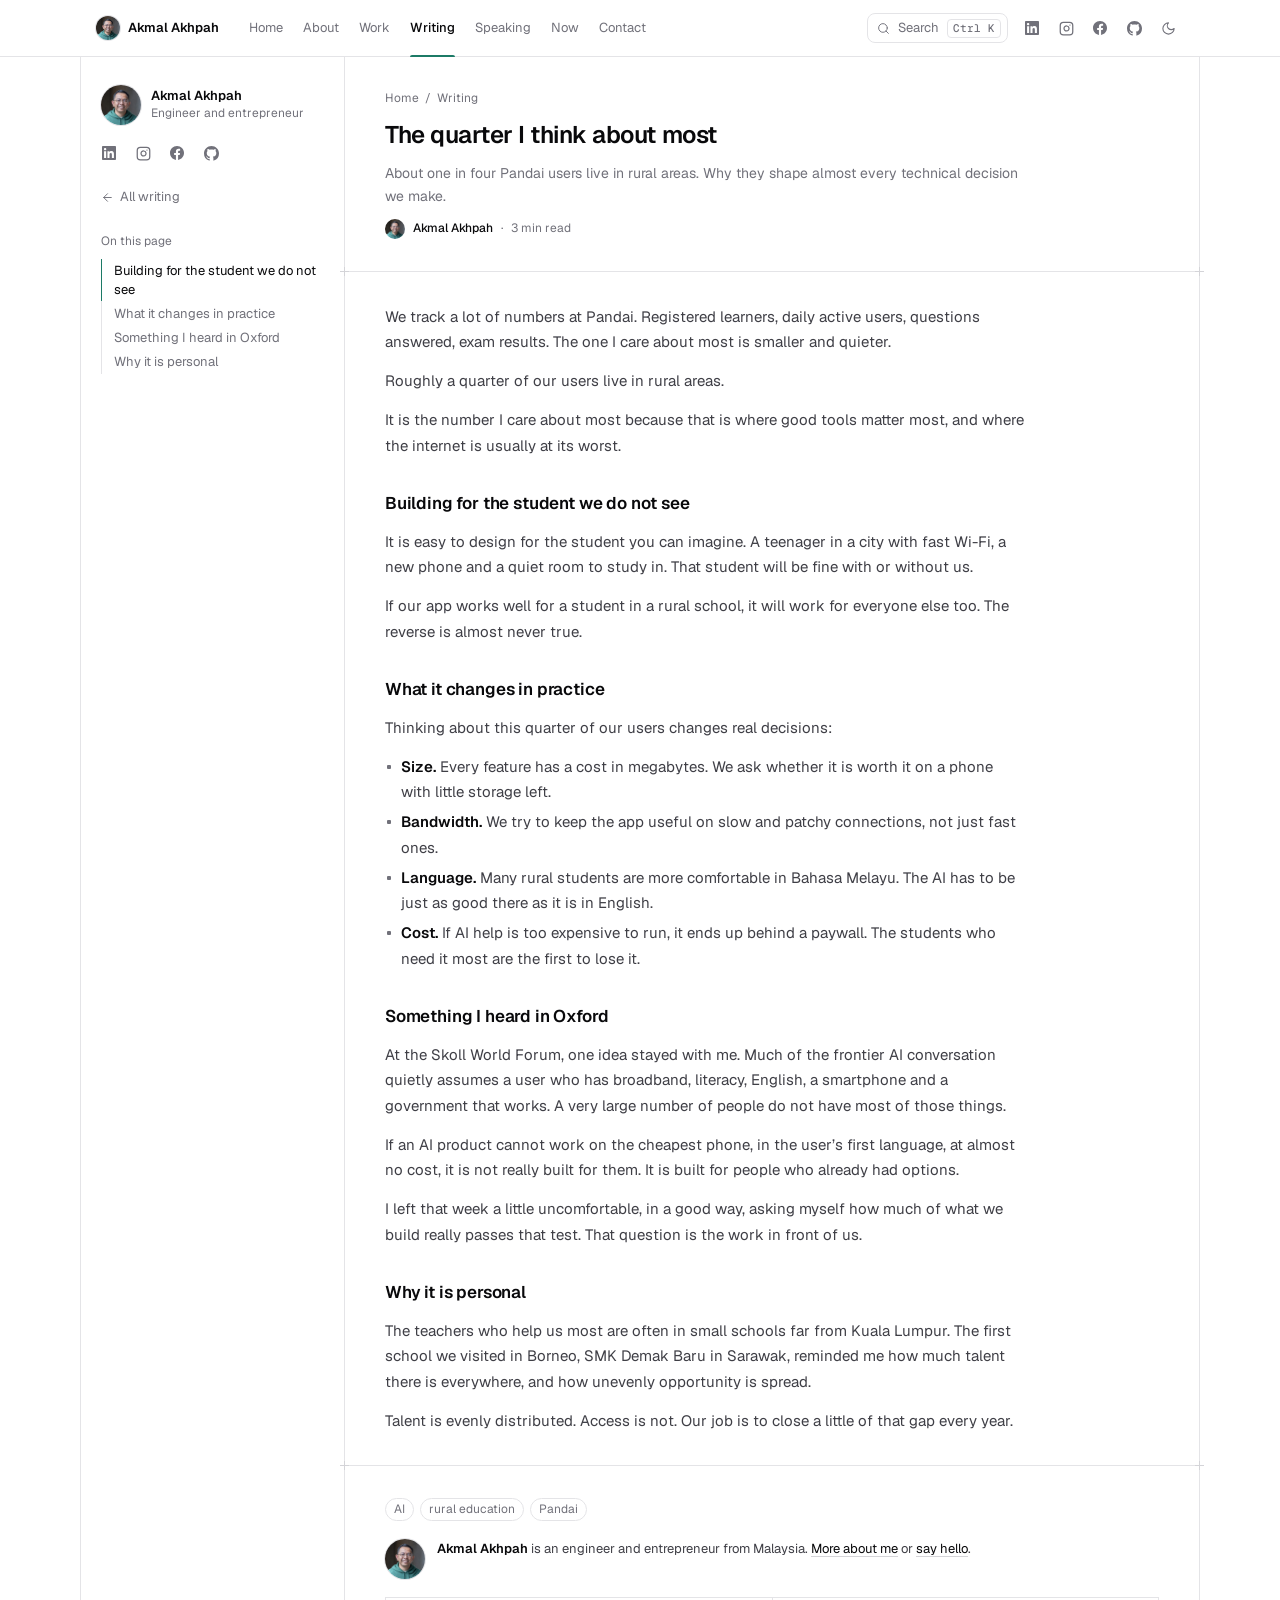
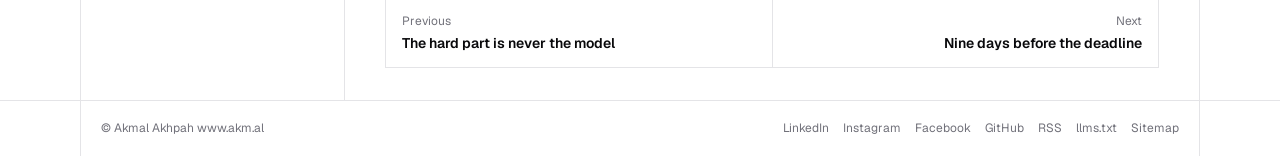
<file: writing/the-quarter-i-think-about-most.html>
<!doctype html>
<html lang="en-GB" data-root="../">
<head>
<meta charset="utf-8">
<meta name="viewport" content="width=device-width, initial-scale=1">
<title>The quarter I think about most · Akmal Akhpah</title>
<meta name="description" content="About one in four Pandai users live in rural areas. Why they shape almost every technical decision we make.">
<meta name="author" content="Akmal Akhpah">
<meta name="robots" content="index, follow, max-snippet:-1, max-image-preview:large">
<link rel="canonical" href="https://akm.al/writing/the-quarter-i-think-about-most">
<meta property="og:url" content="https://akm.al/writing/the-quarter-i-think-about-most">
<link rel="author" href="../about.html">
<link rel="me" href="https://www.linkedin.com/in/akmalakhpah">
<link rel="me" href="https://www.instagram.com/akmalakhpah">
<link rel="me" href="https://www.facebook.com/akmalakhpah">
<link rel="me" href="https://github.com/akmalakhpah">
<link rel="alternate" type="application/rss+xml" title="Writing by Akmal Akhpah" href="../feed.xml">
<link rel="icon" href="../favicon.svg" type="image/svg+xml">
<link rel="icon" href="../favicon-48.png" sizes="48x48" type="image/png">
<link rel="apple-touch-icon" href="../apple-touch-icon.png">
<meta name="theme-color" content="#ffffff" media="(prefers-color-scheme: light)">
<meta name="theme-color" content="#09090b" media="(prefers-color-scheme: dark)">
<meta property="og:site_name" content="Akmal Akhpah">
<meta property="og:type" content="article">
<meta property="og:title" content="The quarter I think about most · Akmal Akhpah">
<meta property="og:description" content="About one in four Pandai users live in rural areas. Why they shape almost every technical decision we make.">
<meta property="og:image" content="https://akm.al/assets/img/og.jpg?v=2">
<meta property="og:image:width" content="1200">
<meta property="og:image:height" content="630">
<meta property="og:image:alt" content="Akmal Akhpah. Engineer and entrepreneur from Malaysia.">
<meta property="og:locale" content="en_GB">
<meta name="twitter:card" content="summary_large_image">
<meta property="article:author" content="https://akm.al/about">
<meta property="article:tag" content="AI">
<meta property="article:tag" content="rural education">
<meta property="article:tag" content="Pandai">
<script>(function(){var d=document.documentElement;d.classList.add('js');try{var t=localStorage.getItem('theme');if(t)d.dataset.theme=t}catch(e){}})();</script>
<link rel="stylesheet" href="../assets/site.css">
<script src="../assets/site.js" defer></script>
<script type="application/ld+json">{"@context":"https://schema.org","@graph":[{"@type":"Person","@id":"https://akm.al/#person","name":"Akmal Akhpah","givenName":"Akmal","familyName":"Akhpah","alternateName":"@akmalakhpah","url":"https://akm.al/","image":"https://akm.al/assets/img/akmal-lg.jpg","jobTitle":"Engineer and entrepreneur","description":"Akmal Akhpah is an engineer and entrepreneur from Malaysia. The work spans OKRs (OKR Institute, FlowyTeam, OpenOKR), education technology (Pandai, P&AI, FDE Training) and government technology (Aidan Technologies, BORANG).","homeLocation":{"@type":"Country","name":"Malaysia"},"worksFor":[{"@type":"Organization","@id":"https://akm.al/#okr-institute","name":"OKR Institute","url":"https://okrinstitute.org"},{"@type":"Organization","@id":"https://akm.al/#flowyteam","name":"FlowyTeam","url":"https://flowyteam.com"},{"@type":"Organization","@id":"https://akm.al/#pandai","name":"Pandai","url":"https://pandai.org"},{"@type":"Organization","@id":"https://akm.al/#aidan","name":"Aidan Technologies","url":"https://aidantech.com"}],"alumniOf":[{"@type":"CollegeOrUniversity","name":"Rensselaer Polytechnic Institute"},{"@type":"CollegeOrUniversity","name":"Universiti Teknologi Malaysia"},{"@type":"Organization","name":"World Health Organization"},{"@type":"Organization","name":"Intel"}],"knowsAbout":["Objectives and Key Results (OKRs)","High-performance teams","Entrepreneurship","Artificial intelligence in education","Education technology","Government-as-a-Platform","GovTech","Agentic AI","Model Context Protocol","Software engineering"],"knowsLanguage":["en","ms"],"sameAs":["https://www.linkedin.com/in/akmalakhpah","https://www.instagram.com/akmalakhpah","https://www.facebook.com/akmalakhpah","https://github.com/akmalakhpah"]},{"@type":"WebSite","@id":"https://akm.al/#website","url":"https://akm.al/","name":"Akmal Akhpah","inLanguage":"en-GB","author":{"@id":"https://akm.al/#person"}},{"@type":"BlogPosting","@id":"https://akm.al/writing/the-quarter-i-think-about-most#article","headline":"The quarter I think about most","description":"About one in four Pandai users live in rural areas. Why they shape almost every technical decision we make.","url":"https://akm.al/writing/the-quarter-i-think-about-most","mainEntityOfPage":"https://akm.al/writing/the-quarter-i-think-about-most","image":"https://akm.al/assets/img/og.jpg","inLanguage":"en-GB","wordCount":420,"timeRequired":"PT3M","keywords":["AI","rural education","Pandai"],"author":{"@id":"https://akm.al/#person"},"publisher":{"@id":"https://akm.al/#person"},"isPartOf":{"@id":"https://akm.al/writing/#page"}},{"@type":"BreadcrumbList","itemListElement":[{"@type":"ListItem","position":1,"name":"Home","item":"https://akm.al/"},{"@type":"ListItem","position":2,"name":"Writing","item":"https://akm.al/writing/"},{"@type":"ListItem","position":3,"name":"The quarter I think about most","item":"https://akm.al/writing/the-quarter-i-think-about-most"}]}]}</script>
</head>
<body>
<a class="skip" href="#main">Skip to content</a>
<header class="head">
  <div class="head-in">
    <a class="brand" href="../index.html"><img src="../assets/img/akmal-avatar.jpg" width="24" height="24" alt="">Akmal Akhpah</a>
    <nav class="tabs" aria-label="Main"><a href="../index.html">Home</a><a href="../about.html">About</a><a href="../work.html">Work</a><a href="../writing/index.html" aria-current="page">Writing</a><a href="../speaking.html">Speaking</a><a href="../now.html">Now</a><a href="../contact.html">Contact</a><span class="tabs-pill" aria-hidden="true"></span></nav>
    <div class="tools">
      <button class="search" type="button" data-palette aria-label="Search this site"><svg width="13" height="13" viewBox="0 0 24 24" fill="none" stroke="currentColor" stroke-width="1.75" stroke-linecap="round" stroke-linejoin="round" aria-hidden="true"><circle cx="11" cy="11" r="8"/><path d="m21 21-4.3-4.3"/></svg><span>Search</span><kbd data-shortcut>⌘K</kbd></button>
      <span class="head-social"><a class="icon-btn" href="https://www.linkedin.com/in/akmalakhpah" rel="me noopener" aria-label="LinkedIn"><svg width="14" height="14" viewBox="0 0 24 24" fill="currentColor" aria-hidden="true"><path d="M20.447 20.452h-3.554v-5.569c0-1.328-.027-3.037-1.852-3.037-1.853 0-2.136 1.445-2.136 2.939v5.667H9.351V9h3.414v1.561h.046c.477-.9 1.637-1.85 3.37-1.85 3.601 0 4.267 2.37 4.267 5.455v6.286zM5.337 7.433c-1.144 0-2.063-.926-2.063-2.065 0-1.138.92-2.063 2.063-2.063 1.14 0 2.064.925 2.064 2.063 0 1.139-.925 2.065-2.064 2.065zm1.782 13.019H3.555V9h3.564v11.452zM22.225 0H1.771C.792 0 0 .774 0 1.729v20.542C0 23.227.792 24 1.771 24h20.451C23.2 24 24 23.227 24 22.271V1.729C24 .774 23.2 0 22.222 0h.003z"/></svg></a><a class="icon-btn" href="https://www.instagram.com/akmalakhpah" rel="me noopener" aria-label="Instagram"><svg width="15" height="15" viewBox="0 0 24 24" fill="none" stroke="currentColor" stroke-width="2" stroke-linecap="round" stroke-linejoin="round" aria-hidden="true"><rect width="20" height="20" x="2" y="2" rx="5" ry="5"/><path d="M16 11.37A4 4 0 1 1 12.63 8 4 4 0 0 1 16 11.37z"/><path d="M17.5 6.5h.01"/></svg></a><a class="icon-btn" href="https://www.facebook.com/akmalakhpah" rel="me noopener" aria-label="Facebook"><svg width="14" height="14" viewBox="0 0 24 24" fill="currentColor" aria-hidden="true"><path d="M24 12.073c0-6.627-5.373-12-12-12s-12 5.373-12 12c0 5.99 4.388 10.954 10.125 11.854v-8.385H7.078v-3.47h3.047V9.43c0-3.007 1.792-4.669 4.533-4.669 1.312 0 2.686.235 2.686.235v2.953H15.83c-1.491 0-1.956.925-1.956 1.874v2.25h3.328l-.532 3.47h-2.796v8.385C19.612 23.027 24 18.062 24 12.073z"/></svg></a><a class="icon-btn" href="https://github.com/akmalakhpah" rel="me noopener" aria-label="GitHub"><svg width="15" height="15" viewBox="0 0 16 16" fill="currentColor" aria-hidden="true"><path d="M8 0c4.42 0 8 3.58 8 8a8.013 8.013 0 0 1-5.45 7.59c-.4.08-.55-.17-.55-.38 0-.27.01-1.13.01-2.2 0-.75-.25-1.23-.54-1.48 1.78-.2 3.65-.88 3.65-3.95 0-.88-.31-1.59-.82-2.15.08-.2.36-1.02-.08-2.12 0 0-.67-.22-2.2.82-.64-.18-1.32-.27-2-.27-.68 0-1.36.09-2 .27-1.53-1.03-2.2-.82-2.2-.82-.44 1.1-.16 1.92-.08 2.12-.51.56-.82 1.28-.82 2.15 0 3.06 1.86 3.75 3.64 3.95-.23.2-.44.55-.51 1.07-.46.21-1.61.55-2.33-.66-.15-.24-.6-.83-1.23-.82-.67.01-.27.38.01.53.34.19.73.9.82 1.13.16.45.68 1.31 2.69.94 0 .67.01 1.3.01 1.49 0 .21-.15.45-.55.38A7.995 7.995 0 0 1 0 8c0-4.42 3.58-8 8-8Z"/></svg></a></span>
      <button class="icon-btn theme-btn" type="button" data-theme-toggle aria-label="Switch between light and dark"><svg class="i-moon" width="15" height="15" viewBox="0 0 24 24" fill="none" stroke="currentColor" stroke-width="1.75" stroke-linecap="round" stroke-linejoin="round" aria-hidden="true"><path d="M12 3a6 6 0 0 0 9 9 9 9 0 1 1-9-9Z"/></svg><svg class="i-sun" width="15" height="15" viewBox="0 0 24 24" fill="none" stroke="currentColor" stroke-width="1.75" stroke-linecap="round" stroke-linejoin="round" aria-hidden="true"><circle cx="12" cy="12" r="4"/><path d="M12 2v2"/><path d="M12 20v2"/><path d="m4.93 4.93 1.41 1.41"/><path d="m17.66 17.66 1.41 1.41"/><path d="M2 12h2"/><path d="M20 12h2"/><path d="m6.34 17.66-1.41 1.41"/><path d="m19.07 4.93-1.41 1.41"/></svg></button>
    </div>
  </div>
  <div class="progress" aria-hidden="true"></div>
</header>
<div class="frame">
<aside class="side side-page" aria-label="Profile">
  <div class="side-in">
    <a class="mini" href="../about.html"><img src="../assets/img/akmal-avatar.jpg" width="40" height="40" alt="" loading="lazy"><span><b>Akmal Akhpah</b><small>Engineer and entrepreneur</small></span></a>
    <div class="social"><a class="icon-btn" href="https://www.linkedin.com/in/akmalakhpah" rel="me noopener" aria-label="LinkedIn"><svg width="14" height="14" viewBox="0 0 24 24" fill="currentColor" aria-hidden="true"><path d="M20.447 20.452h-3.554v-5.569c0-1.328-.027-3.037-1.852-3.037-1.853 0-2.136 1.445-2.136 2.939v5.667H9.351V9h3.414v1.561h.046c.477-.9 1.637-1.85 3.37-1.85 3.601 0 4.267 2.37 4.267 5.455v6.286zM5.337 7.433c-1.144 0-2.063-.926-2.063-2.065 0-1.138.92-2.063 2.063-2.063 1.14 0 2.064.925 2.064 2.063 0 1.139-.925 2.065-2.064 2.065zm1.782 13.019H3.555V9h3.564v11.452zM22.225 0H1.771C.792 0 0 .774 0 1.729v20.542C0 23.227.792 24 1.771 24h20.451C23.2 24 24 23.227 24 22.271V1.729C24 .774 23.2 0 22.222 0h.003z"/></svg></a><a class="icon-btn" href="https://www.instagram.com/akmalakhpah" rel="me noopener" aria-label="Instagram"><svg width="15" height="15" viewBox="0 0 24 24" fill="none" stroke="currentColor" stroke-width="2" stroke-linecap="round" stroke-linejoin="round" aria-hidden="true"><rect width="20" height="20" x="2" y="2" rx="5" ry="5"/><path d="M16 11.37A4 4 0 1 1 12.63 8 4 4 0 0 1 16 11.37z"/><path d="M17.5 6.5h.01"/></svg></a><a class="icon-btn" href="https://www.facebook.com/akmalakhpah" rel="me noopener" aria-label="Facebook"><svg width="14" height="14" viewBox="0 0 24 24" fill="currentColor" aria-hidden="true"><path d="M24 12.073c0-6.627-5.373-12-12-12s-12 5.373-12 12c0 5.99 4.388 10.954 10.125 11.854v-8.385H7.078v-3.47h3.047V9.43c0-3.007 1.792-4.669 4.533-4.669 1.312 0 2.686.235 2.686.235v2.953H15.83c-1.491 0-1.956.925-1.956 1.874v2.25h3.328l-.532 3.47h-2.796v8.385C19.612 23.027 24 18.062 24 12.073z"/></svg></a><a class="icon-btn" href="https://github.com/akmalakhpah" rel="me noopener" aria-label="GitHub"><svg width="15" height="15" viewBox="0 0 16 16" fill="currentColor" aria-hidden="true"><path d="M8 0c4.42 0 8 3.58 8 8a8.013 8.013 0 0 1-5.45 7.59c-.4.08-.55-.17-.55-.38 0-.27.01-1.13.01-2.2 0-.75-.25-1.23-.54-1.48 1.78-.2 3.65-.88 3.65-3.95 0-.88-.31-1.59-.82-2.15.08-.2.36-1.02-.08-2.12 0 0-.67-.22-2.2.82-.64-.18-1.32-.27-2-.27-.68 0-1.36.09-2 .27-1.53-1.03-2.2-.82-2.2-.82-.44 1.1-.16 1.92-.08 2.12-.51.56-.82 1.28-.82 2.15 0 3.06 1.86 3.75 3.64 3.95-.23.2-.44.55-.51 1.07-.46.21-1.61.55-2.33-.66-.15-.24-.6-.83-1.23-.82-.67.01-.27.38.01.53.34.19.73.9.82 1.13.16.45.68 1.31 2.69.94 0 .67.01 1.3.01 1.49 0 .21-.15.45-.55.38A7.995 7.995 0 0 1 0 8c0-4.42 3.58-8 8-8Z"/></svg></a></div>
    <a class="side-back" href="../writing/index.html"><svg width="13" height="13" viewBox="0 0 24 24" fill="none" stroke="currentColor" stroke-width="1.75" stroke-linecap="round" stroke-linejoin="round" aria-hidden="true"><path d="m12 19-7-7 7-7"/><path d="M19 12H5"/></svg>All writing</a>
    <nav class="toc" aria-label="On this page"><p class="toc-title">On this page</p><ul><li><a href="#building-for-the-student-we-do-not-see">Building for the student we do not see</a></li><li><a href="#what-it-changes-in-practice">What it changes in practice</a></li><li><a href="#something-i-heard-in-oxford">Something I heard in Oxford</a></li><li><a href="#why-it-is-personal">Why it is personal</a></li><li class="toc-mark" aria-hidden="true"></li></ul></nav>
  </div>
</aside>
<main id="main" class="main">
<article class="post">
<header class="band hero post-head">
  <nav class="crumbs rise" aria-label="Breadcrumb"><a href="../index.html">Home</a><span aria-hidden="true">/</span><a href="../writing/index.html">Writing</a></nav>
  <h1 class="rise" style="--i:1">The quarter I think about most</h1>
  <p class="lead rise" style="--i:2">About one in four Pandai users live in rural areas. Why they shape almost every technical decision we make.</p>
  <p class="byline rise" style="--i:3"><img src="../assets/img/akmal-avatar.jpg" width="20" height="20" alt=""><a href="../about.html" rel="author">Akmal Akhpah</a><span aria-hidden="true">·</span><span>3 min read</span></p>
</header>
<div class="band">
  <div class="prose">
<p>We track a lot of numbers at Pandai. Registered learners, daily active users, questions answered, exam results. The one I care about most is smaller and quieter.</p>
<p>Roughly a quarter of our users live in rural areas.</p>
<p>It is the number I care about most because that is where good tools matter most, and where the internet is usually at its worst.</p>
<h2 id="building-for-the-student-we-do-not-see">Building for the student we do not see<a class="anchor" href="#building-for-the-student-we-do-not-see" aria-label="Link to this section">#</a></h2>
<p>It is easy to design for the student you can imagine. A teenager in a city with fast Wi-Fi, a new phone and a quiet room to study in. That student will be fine with or without us.</p>
<p>If our app works well for a student in a rural school, it will work for everyone else too. The reverse is almost never true.</p>
<h2 id="what-it-changes-in-practice">What it changes in practice<a class="anchor" href="#what-it-changes-in-practice" aria-label="Link to this section">#</a></h2>
<p>Thinking about this quarter of our users changes real decisions:</p>
<ul><li><strong>Size.</strong> Every feature has a cost in megabytes. We ask whether it is worth it on a phone with little storage left.</li><li><strong>Bandwidth.</strong> We try to keep the app useful on slow and patchy connections, not just fast ones.</li><li><strong>Language.</strong> Many rural students are more comfortable in Bahasa Melayu. The AI has to be just as good there as it is in English.</li><li><strong>Cost.</strong> If AI help is too expensive to run, it ends up behind a paywall. The students who need it most are the first to lose it.</li></ul>
<h2 id="something-i-heard-in-oxford">Something I heard in Oxford<a class="anchor" href="#something-i-heard-in-oxford" aria-label="Link to this section">#</a></h2>
<p>At the Skoll World Forum, one idea stayed with me. Much of the frontier AI conversation quietly assumes a user who has broadband, literacy, English, a smartphone and a government that works. A very large number of people do not have most of those things.</p>
<p>If an AI product cannot work on the cheapest phone, in the user’s first language, at almost no cost, it is not really built for them. It is built for people who already had options.</p>
<p>I left that week a little uncomfortable, in a good way, asking myself how much of what we build really passes that test. That question is the work in front of us.</p>
<h2 id="why-it-is-personal">Why it is personal<a class="anchor" href="#why-it-is-personal" aria-label="Link to this section">#</a></h2>
<p>The teachers who help us most are often in small schools far from Kuala Lumpur. The first school we visited in Borneo, SMK Demak Baru in Sarawak, reminded me how much talent there is everywhere, and how unevenly opportunity is spread.</p>
<p>Talent is evenly distributed. Access is not. Our job is to close a little of that gap every year.</p>
  </div>
</div>
<footer class="band">
  <div class="tags"><span class="tag">AI</span><span class="tag">rural education</span><span class="tag">Pandai</span></div>
  <div class="author"><img src="../assets/img/akmal-avatar.jpg" width="40" height="40" alt="" loading="lazy"><p><strong>Akmal Akhpah</strong> is an engineer and entrepreneur from Malaysia. <a href="../about.html">More about me</a> or <a href="../contact.html">say hello</a>.</p></div>
  <div class="cells pager cols-2"><a class="cell" href="../writing/the-hard-part-is-never-the-model.html"><small>Previous</small><h3>The hard part is never the model</h3></a><a class="cell next" href="../writing/nine-days-before-the-deadline.html"><small>Next</small><h3>Nine days before the deadline</h3></a></div>
</footer>
</article>
</main>
</div>
<footer class="foot">
  <div class="foot-in">
    <span>© Akmal Akhpah www.akm.al</span>
    <nav class="foot-links" aria-label="Elsewhere">
      <a href="https://www.linkedin.com/in/akmalakhpah" rel="me noopener">LinkedIn</a>
      <a href="https://www.instagram.com/akmalakhpah" rel="me noopener">Instagram</a>
      <a href="https://www.facebook.com/akmalakhpah" rel="me noopener">Facebook</a>
      <a href="https://github.com/akmalakhpah" rel="me noopener">GitHub</a>
      <a href="../feed.xml">RSS</a>
      <a href="../llms.txt">llms.txt</a>
      <a href="../sitemap.xml">Sitemap</a>
    </nav>
  </div>
</footer>
</body>
</html>
</file>
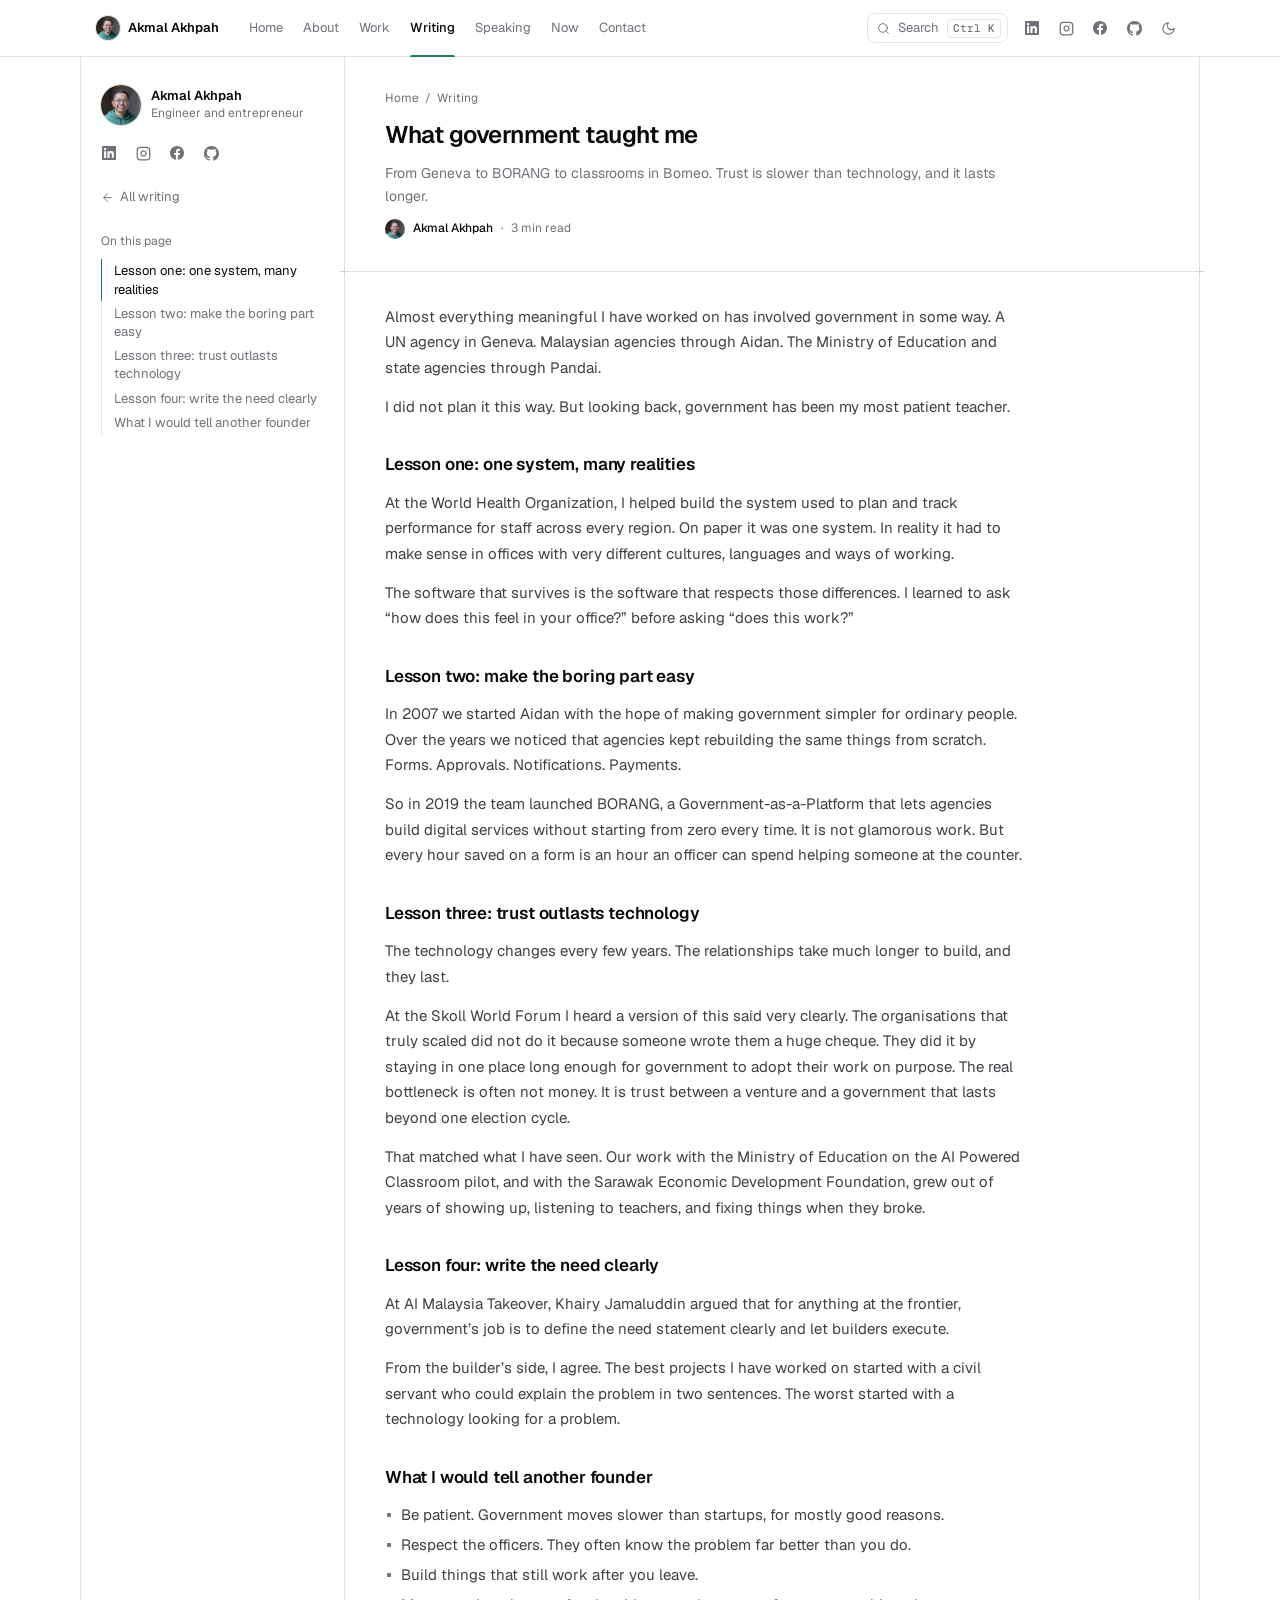
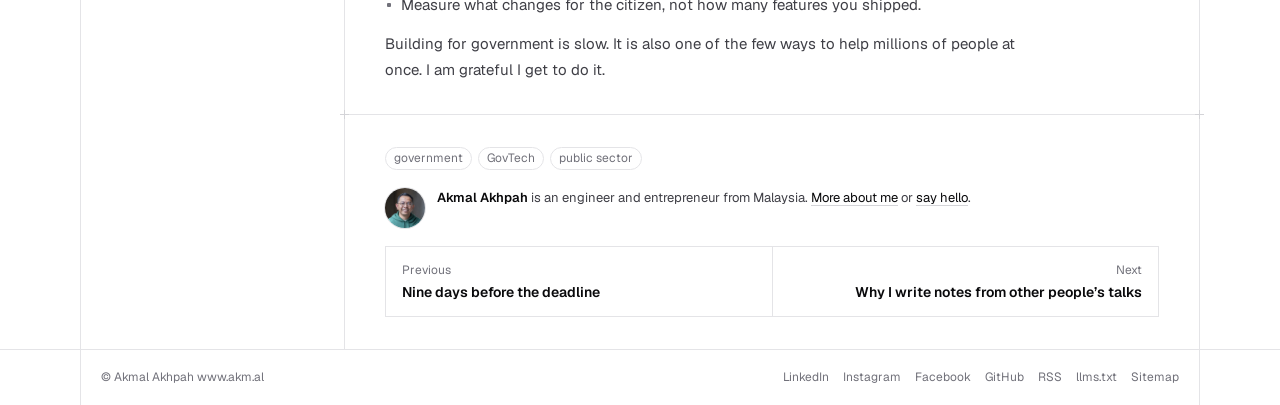
<file: writing/what-government-taught-me.html>
<!doctype html>
<html lang="en-GB" data-root="../">
<head>
<meta charset="utf-8">
<meta name="viewport" content="width=device-width, initial-scale=1">
<title>What government taught me · Akmal Akhpah</title>
<meta name="description" content="From Geneva to BORANG to classrooms in Borneo. Trust is slower than technology, and it lasts longer.">
<meta name="author" content="Akmal Akhpah">
<meta name="robots" content="index, follow, max-snippet:-1, max-image-preview:large">
<link rel="canonical" href="https://akm.al/writing/what-government-taught-me">
<meta property="og:url" content="https://akm.al/writing/what-government-taught-me">
<link rel="author" href="../about.html">
<link rel="me" href="https://www.linkedin.com/in/akmalakhpah">
<link rel="me" href="https://www.instagram.com/akmalakhpah">
<link rel="me" href="https://www.facebook.com/akmalakhpah">
<link rel="me" href="https://github.com/akmalakhpah">
<link rel="alternate" type="application/rss+xml" title="Writing by Akmal Akhpah" href="../feed.xml">
<link rel="icon" href="../favicon.svg" type="image/svg+xml">
<link rel="icon" href="../favicon-48.png" sizes="48x48" type="image/png">
<link rel="apple-touch-icon" href="../apple-touch-icon.png">
<meta name="theme-color" content="#ffffff" media="(prefers-color-scheme: light)">
<meta name="theme-color" content="#09090b" media="(prefers-color-scheme: dark)">
<meta property="og:site_name" content="Akmal Akhpah">
<meta property="og:type" content="article">
<meta property="og:title" content="What government taught me · Akmal Akhpah">
<meta property="og:description" content="From Geneva to BORANG to classrooms in Borneo. Trust is slower than technology, and it lasts longer.">
<meta property="og:image" content="https://akm.al/assets/img/og.jpg?v=2">
<meta property="og:image:width" content="1200">
<meta property="og:image:height" content="630">
<meta property="og:image:alt" content="Akmal Akhpah. Engineer and entrepreneur from Malaysia.">
<meta property="og:locale" content="en_GB">
<meta name="twitter:card" content="summary_large_image">
<meta property="article:author" content="https://akm.al/about">
<meta property="article:tag" content="government">
<meta property="article:tag" content="GovTech">
<meta property="article:tag" content="public sector">
<script>(function(){var d=document.documentElement;d.classList.add('js');try{var t=localStorage.getItem('theme');if(t)d.dataset.theme=t}catch(e){}})();</script>
<link rel="stylesheet" href="../assets/site.css">
<script src="../assets/site.js" defer></script>
<script type="application/ld+json">{"@context":"https://schema.org","@graph":[{"@type":"Person","@id":"https://akm.al/#person","name":"Akmal Akhpah","givenName":"Akmal","familyName":"Akhpah","alternateName":"@akmalakhpah","url":"https://akm.al/","image":"https://akm.al/assets/img/akmal-lg.jpg","jobTitle":"Engineer and entrepreneur","description":"Akmal Akhpah is an engineer and entrepreneur from Malaysia. The work spans OKRs (OKR Institute, FlowyTeam, OpenOKR), education technology (Pandai, P&AI, FDE Training) and government technology (Aidan Technologies, BORANG).","homeLocation":{"@type":"Country","name":"Malaysia"},"worksFor":[{"@type":"Organization","@id":"https://akm.al/#okr-institute","name":"OKR Institute","url":"https://okrinstitute.org"},{"@type":"Organization","@id":"https://akm.al/#flowyteam","name":"FlowyTeam","url":"https://flowyteam.com"},{"@type":"Organization","@id":"https://akm.al/#pandai","name":"Pandai","url":"https://pandai.org"},{"@type":"Organization","@id":"https://akm.al/#aidan","name":"Aidan Technologies","url":"https://aidantech.com"}],"alumniOf":[{"@type":"CollegeOrUniversity","name":"Rensselaer Polytechnic Institute"},{"@type":"CollegeOrUniversity","name":"Universiti Teknologi Malaysia"},{"@type":"Organization","name":"World Health Organization"},{"@type":"Organization","name":"Intel"}],"knowsAbout":["Objectives and Key Results (OKRs)","High-performance teams","Entrepreneurship","Artificial intelligence in education","Education technology","Government-as-a-Platform","GovTech","Agentic AI","Model Context Protocol","Software engineering"],"knowsLanguage":["en","ms"],"sameAs":["https://www.linkedin.com/in/akmalakhpah","https://www.instagram.com/akmalakhpah","https://www.facebook.com/akmalakhpah","https://github.com/akmalakhpah"]},{"@type":"WebSite","@id":"https://akm.al/#website","url":"https://akm.al/","name":"Akmal Akhpah","inLanguage":"en-GB","author":{"@id":"https://akm.al/#person"}},{"@type":"BlogPosting","@id":"https://akm.al/writing/what-government-taught-me#article","headline":"What government taught me","description":"From Geneva to BORANG to classrooms in Borneo. Trust is slower than technology, and it lasts longer.","url":"https://akm.al/writing/what-government-taught-me","mainEntityOfPage":"https://akm.al/writing/what-government-taught-me","image":"https://akm.al/assets/img/og.jpg","inLanguage":"en-GB","wordCount":493,"timeRequired":"PT3M","keywords":["government","GovTech","public sector"],"author":{"@id":"https://akm.al/#person"},"publisher":{"@id":"https://akm.al/#person"},"isPartOf":{"@id":"https://akm.al/writing/#page"}},{"@type":"BreadcrumbList","itemListElement":[{"@type":"ListItem","position":1,"name":"Home","item":"https://akm.al/"},{"@type":"ListItem","position":2,"name":"Writing","item":"https://akm.al/writing/"},{"@type":"ListItem","position":3,"name":"What government taught me","item":"https://akm.al/writing/what-government-taught-me"}]}]}</script>
</head>
<body>
<a class="skip" href="#main">Skip to content</a>
<header class="head">
  <div class="head-in">
    <a class="brand" href="../index.html"><img src="../assets/img/akmal-avatar.jpg" width="24" height="24" alt="">Akmal Akhpah</a>
    <nav class="tabs" aria-label="Main"><a href="../index.html">Home</a><a href="../about.html">About</a><a href="../work.html">Work</a><a href="../writing/index.html" aria-current="page">Writing</a><a href="../speaking.html">Speaking</a><a href="../now.html">Now</a><a href="../contact.html">Contact</a><span class="tabs-pill" aria-hidden="true"></span></nav>
    <div class="tools">
      <button class="search" type="button" data-palette aria-label="Search this site"><svg width="13" height="13" viewBox="0 0 24 24" fill="none" stroke="currentColor" stroke-width="1.75" stroke-linecap="round" stroke-linejoin="round" aria-hidden="true"><circle cx="11" cy="11" r="8"/><path d="m21 21-4.3-4.3"/></svg><span>Search</span><kbd data-shortcut>⌘K</kbd></button>
      <span class="head-social"><a class="icon-btn" href="https://www.linkedin.com/in/akmalakhpah" rel="me noopener" aria-label="LinkedIn"><svg width="14" height="14" viewBox="0 0 24 24" fill="currentColor" aria-hidden="true"><path d="M20.447 20.452h-3.554v-5.569c0-1.328-.027-3.037-1.852-3.037-1.853 0-2.136 1.445-2.136 2.939v5.667H9.351V9h3.414v1.561h.046c.477-.9 1.637-1.85 3.37-1.85 3.601 0 4.267 2.37 4.267 5.455v6.286zM5.337 7.433c-1.144 0-2.063-.926-2.063-2.065 0-1.138.92-2.063 2.063-2.063 1.14 0 2.064.925 2.064 2.063 0 1.139-.925 2.065-2.064 2.065zm1.782 13.019H3.555V9h3.564v11.452zM22.225 0H1.771C.792 0 0 .774 0 1.729v20.542C0 23.227.792 24 1.771 24h20.451C23.2 24 24 23.227 24 22.271V1.729C24 .774 23.2 0 22.222 0h.003z"/></svg></a><a class="icon-btn" href="https://www.instagram.com/akmalakhpah" rel="me noopener" aria-label="Instagram"><svg width="15" height="15" viewBox="0 0 24 24" fill="none" stroke="currentColor" stroke-width="2" stroke-linecap="round" stroke-linejoin="round" aria-hidden="true"><rect width="20" height="20" x="2" y="2" rx="5" ry="5"/><path d="M16 11.37A4 4 0 1 1 12.63 8 4 4 0 0 1 16 11.37z"/><path d="M17.5 6.5h.01"/></svg></a><a class="icon-btn" href="https://www.facebook.com/akmalakhpah" rel="me noopener" aria-label="Facebook"><svg width="14" height="14" viewBox="0 0 24 24" fill="currentColor" aria-hidden="true"><path d="M24 12.073c0-6.627-5.373-12-12-12s-12 5.373-12 12c0 5.99 4.388 10.954 10.125 11.854v-8.385H7.078v-3.47h3.047V9.43c0-3.007 1.792-4.669 4.533-4.669 1.312 0 2.686.235 2.686.235v2.953H15.83c-1.491 0-1.956.925-1.956 1.874v2.25h3.328l-.532 3.47h-2.796v8.385C19.612 23.027 24 18.062 24 12.073z"/></svg></a><a class="icon-btn" href="https://github.com/akmalakhpah" rel="me noopener" aria-label="GitHub"><svg width="15" height="15" viewBox="0 0 16 16" fill="currentColor" aria-hidden="true"><path d="M8 0c4.42 0 8 3.58 8 8a8.013 8.013 0 0 1-5.45 7.59c-.4.08-.55-.17-.55-.38 0-.27.01-1.13.01-2.2 0-.75-.25-1.23-.54-1.48 1.78-.2 3.65-.88 3.65-3.95 0-.88-.31-1.59-.82-2.15.08-.2.36-1.02-.08-2.12 0 0-.67-.22-2.2.82-.64-.18-1.32-.27-2-.27-.68 0-1.36.09-2 .27-1.53-1.03-2.2-.82-2.2-.82-.44 1.1-.16 1.92-.08 2.12-.51.56-.82 1.28-.82 2.15 0 3.06 1.86 3.75 3.64 3.95-.23.2-.44.55-.51 1.07-.46.21-1.61.55-2.33-.66-.15-.24-.6-.83-1.23-.82-.67.01-.27.38.01.53.34.19.73.9.82 1.13.16.45.68 1.31 2.69.94 0 .67.01 1.3.01 1.49 0 .21-.15.45-.55.38A7.995 7.995 0 0 1 0 8c0-4.42 3.58-8 8-8Z"/></svg></a></span>
      <button class="icon-btn theme-btn" type="button" data-theme-toggle aria-label="Switch between light and dark"><svg class="i-moon" width="15" height="15" viewBox="0 0 24 24" fill="none" stroke="currentColor" stroke-width="1.75" stroke-linecap="round" stroke-linejoin="round" aria-hidden="true"><path d="M12 3a6 6 0 0 0 9 9 9 9 0 1 1-9-9Z"/></svg><svg class="i-sun" width="15" height="15" viewBox="0 0 24 24" fill="none" stroke="currentColor" stroke-width="1.75" stroke-linecap="round" stroke-linejoin="round" aria-hidden="true"><circle cx="12" cy="12" r="4"/><path d="M12 2v2"/><path d="M12 20v2"/><path d="m4.93 4.93 1.41 1.41"/><path d="m17.66 17.66 1.41 1.41"/><path d="M2 12h2"/><path d="M20 12h2"/><path d="m6.34 17.66-1.41 1.41"/><path d="m19.07 4.93-1.41 1.41"/></svg></button>
    </div>
  </div>
  <div class="progress" aria-hidden="true"></div>
</header>
<div class="frame">
<aside class="side side-page" aria-label="Profile">
  <div class="side-in">
    <a class="mini" href="../about.html"><img src="../assets/img/akmal-avatar.jpg" width="40" height="40" alt="" loading="lazy"><span><b>Akmal Akhpah</b><small>Engineer and entrepreneur</small></span></a>
    <div class="social"><a class="icon-btn" href="https://www.linkedin.com/in/akmalakhpah" rel="me noopener" aria-label="LinkedIn"><svg width="14" height="14" viewBox="0 0 24 24" fill="currentColor" aria-hidden="true"><path d="M20.447 20.452h-3.554v-5.569c0-1.328-.027-3.037-1.852-3.037-1.853 0-2.136 1.445-2.136 2.939v5.667H9.351V9h3.414v1.561h.046c.477-.9 1.637-1.85 3.37-1.85 3.601 0 4.267 2.37 4.267 5.455v6.286zM5.337 7.433c-1.144 0-2.063-.926-2.063-2.065 0-1.138.92-2.063 2.063-2.063 1.14 0 2.064.925 2.064 2.063 0 1.139-.925 2.065-2.064 2.065zm1.782 13.019H3.555V9h3.564v11.452zM22.225 0H1.771C.792 0 0 .774 0 1.729v20.542C0 23.227.792 24 1.771 24h20.451C23.2 24 24 23.227 24 22.271V1.729C24 .774 23.2 0 22.222 0h.003z"/></svg></a><a class="icon-btn" href="https://www.instagram.com/akmalakhpah" rel="me noopener" aria-label="Instagram"><svg width="15" height="15" viewBox="0 0 24 24" fill="none" stroke="currentColor" stroke-width="2" stroke-linecap="round" stroke-linejoin="round" aria-hidden="true"><rect width="20" height="20" x="2" y="2" rx="5" ry="5"/><path d="M16 11.37A4 4 0 1 1 12.63 8 4 4 0 0 1 16 11.37z"/><path d="M17.5 6.5h.01"/></svg></a><a class="icon-btn" href="https://www.facebook.com/akmalakhpah" rel="me noopener" aria-label="Facebook"><svg width="14" height="14" viewBox="0 0 24 24" fill="currentColor" aria-hidden="true"><path d="M24 12.073c0-6.627-5.373-12-12-12s-12 5.373-12 12c0 5.99 4.388 10.954 10.125 11.854v-8.385H7.078v-3.47h3.047V9.43c0-3.007 1.792-4.669 4.533-4.669 1.312 0 2.686.235 2.686.235v2.953H15.83c-1.491 0-1.956.925-1.956 1.874v2.25h3.328l-.532 3.47h-2.796v8.385C19.612 23.027 24 18.062 24 12.073z"/></svg></a><a class="icon-btn" href="https://github.com/akmalakhpah" rel="me noopener" aria-label="GitHub"><svg width="15" height="15" viewBox="0 0 16 16" fill="currentColor" aria-hidden="true"><path d="M8 0c4.42 0 8 3.58 8 8a8.013 8.013 0 0 1-5.45 7.59c-.4.08-.55-.17-.55-.38 0-.27.01-1.13.01-2.2 0-.75-.25-1.23-.54-1.48 1.78-.2 3.65-.88 3.65-3.95 0-.88-.31-1.59-.82-2.15.08-.2.36-1.02-.08-2.12 0 0-.67-.22-2.2.82-.64-.18-1.32-.27-2-.27-.68 0-1.36.09-2 .27-1.53-1.03-2.2-.82-2.2-.82-.44 1.1-.16 1.92-.08 2.12-.51.56-.82 1.28-.82 2.15 0 3.06 1.86 3.75 3.64 3.95-.23.2-.44.55-.51 1.07-.46.21-1.61.55-2.33-.66-.15-.24-.6-.83-1.23-.82-.67.01-.27.38.01.53.34.19.73.9.82 1.13.16.45.68 1.31 2.69.94 0 .67.01 1.3.01 1.49 0 .21-.15.45-.55.38A7.995 7.995 0 0 1 0 8c0-4.42 3.58-8 8-8Z"/></svg></a></div>
    <a class="side-back" href="../writing/index.html"><svg width="13" height="13" viewBox="0 0 24 24" fill="none" stroke="currentColor" stroke-width="1.75" stroke-linecap="round" stroke-linejoin="round" aria-hidden="true"><path d="m12 19-7-7 7-7"/><path d="M19 12H5"/></svg>All writing</a>
    <nav class="toc" aria-label="On this page"><p class="toc-title">On this page</p><ul><li><a href="#lesson-one-one-system-many-realities">Lesson one: one system, many realities</a></li><li><a href="#lesson-two-make-the-boring-part-easy">Lesson two: make the boring part easy</a></li><li><a href="#lesson-three-trust-outlasts-technology">Lesson three: trust outlasts technology</a></li><li><a href="#lesson-four-write-the-need-clearly">Lesson four: write the need clearly</a></li><li><a href="#what-i-would-tell-another-founder">What I would tell another founder</a></li><li class="toc-mark" aria-hidden="true"></li></ul></nav>
  </div>
</aside>
<main id="main" class="main">
<article class="post">
<header class="band hero post-head">
  <nav class="crumbs rise" aria-label="Breadcrumb"><a href="../index.html">Home</a><span aria-hidden="true">/</span><a href="../writing/index.html">Writing</a></nav>
  <h1 class="rise" style="--i:1">What government taught me</h1>
  <p class="lead rise" style="--i:2">From Geneva to BORANG to classrooms in Borneo. Trust is slower than technology, and it lasts longer.</p>
  <p class="byline rise" style="--i:3"><img src="../assets/img/akmal-avatar.jpg" width="20" height="20" alt=""><a href="../about.html" rel="author">Akmal Akhpah</a><span aria-hidden="true">·</span><span>3 min read</span></p>
</header>
<div class="band">
  <div class="prose">
<p>Almost everything meaningful I have worked on has involved government in some way. A UN agency in Geneva. Malaysian agencies through Aidan. The Ministry of Education and state agencies through Pandai.</p>
<p>I did not plan it this way. But looking back, government has been my most patient teacher.</p>
<h2 id="lesson-one-one-system-many-realities">Lesson one: one system, many realities<a class="anchor" href="#lesson-one-one-system-many-realities" aria-label="Link to this section">#</a></h2>
<p>At the World Health Organization, I helped build the system used to plan and track performance for staff across every region. On paper it was one system. In reality it had to make sense in offices with very different cultures, languages and ways of working.</p>
<p>The software that survives is the software that respects those differences. I learned to ask “how does this feel in your office?” before asking “does this work?”</p>
<h2 id="lesson-two-make-the-boring-part-easy">Lesson two: make the boring part easy<a class="anchor" href="#lesson-two-make-the-boring-part-easy" aria-label="Link to this section">#</a></h2>
<p>In 2007 we started Aidan with the hope of making government simpler for ordinary people. Over the years we noticed that agencies kept rebuilding the same things from scratch. Forms. Approvals. Notifications. Payments.</p>
<p>So in 2019 the team launched BORANG, a Government-as-a-Platform that lets agencies build digital services without starting from zero every time. It is not glamorous work. But every hour saved on a form is an hour an officer can spend helping someone at the counter.</p>
<h2 id="lesson-three-trust-outlasts-technology">Lesson three: trust outlasts technology<a class="anchor" href="#lesson-three-trust-outlasts-technology" aria-label="Link to this section">#</a></h2>
<p>The technology changes every few years. The relationships take much longer to build, and they last.</p>
<p>At the Skoll World Forum I heard a version of this said very clearly. The organisations that truly scaled did not do it because someone wrote them a huge cheque. They did it by staying in one place long enough for government to adopt their work on purpose. The real bottleneck is often not money. It is trust between a venture and a government that lasts beyond one election cycle.</p>
<p>That matched what I have seen. Our work with the Ministry of Education on the AI Powered Classroom pilot, and with the Sarawak Economic Development Foundation, grew out of years of showing up, listening to teachers, and fixing things when they broke.</p>
<h2 id="lesson-four-write-the-need-clearly">Lesson four: write the need clearly<a class="anchor" href="#lesson-four-write-the-need-clearly" aria-label="Link to this section">#</a></h2>
<p>At AI Malaysia Takeover, Khairy Jamaluddin argued that for anything at the frontier, government’s job is to define the need statement clearly and let builders execute.</p>
<p>From the builder’s side, I agree. The best projects I have worked on started with a civil servant who could explain the problem in two sentences. The worst started with a technology looking for a problem.</p>
<h2 id="what-i-would-tell-another-founder">What I would tell another founder<a class="anchor" href="#what-i-would-tell-another-founder" aria-label="Link to this section">#</a></h2>
<ul><li>Be patient. Government moves slower than startups, for mostly good reasons.</li><li>Respect the officers. They often know the problem far better than you do.</li><li>Build things that still work after you leave.</li><li>Measure what changes for the citizen, not how many features you shipped.</li></ul>
<p>Building for government is slow. It is also one of the few ways to help millions of people at once. I am grateful I get to do it.</p>
  </div>
</div>
<footer class="band">
  <div class="tags"><span class="tag">government</span><span class="tag">GovTech</span><span class="tag">public sector</span></div>
  <div class="author"><img src="../assets/img/akmal-avatar.jpg" width="40" height="40" alt="" loading="lazy"><p><strong>Akmal Akhpah</strong> is an engineer and entrepreneur from Malaysia. <a href="../about.html">More about me</a> or <a href="../contact.html">say hello</a>.</p></div>
  <div class="cells pager cols-2"><a class="cell" href="../writing/nine-days-before-the-deadline.html"><small>Previous</small><h3>Nine days before the deadline</h3></a><a class="cell next" href="../writing/notes-from-other-peoples-talks.html"><small>Next</small><h3>Why I write notes from other people’s talks</h3></a></div>
</footer>
</article>
</main>
</div>
<footer class="foot">
  <div class="foot-in">
    <span>© Akmal Akhpah www.akm.al</span>
    <nav class="foot-links" aria-label="Elsewhere">
      <a href="https://www.linkedin.com/in/akmalakhpah" rel="me noopener">LinkedIn</a>
      <a href="https://www.instagram.com/akmalakhpah" rel="me noopener">Instagram</a>
      <a href="https://www.facebook.com/akmalakhpah" rel="me noopener">Facebook</a>
      <a href="https://github.com/akmalakhpah" rel="me noopener">GitHub</a>
      <a href="../feed.xml">RSS</a>
      <a href="../llms.txt">llms.txt</a>
      <a href="../sitemap.xml">Sitemap</a>
    </nav>
  </div>
</footer>
</body>
</html>
</file>
<file: assets/site.css>
/* Akmal Akhpah. Plain CSS, no framework, no build step.
   Design language borrowed from shadcn (zinc tokens, hairline cells, pill buttons)
   and GitHub profiles (small type, sidebar, pinned cards, contribution squares).
   The accent is taken from a green hoodie. Each area of work has its own colour:
   OKR is blue, EdTech is green and GovTech is orange. */

@font-face { font-family: "Geist"; src: url("fonts/Geist-Latin.woff2") format("woff2"); font-weight: 100 900; font-display: swap; }
@font-face { font-family: "Geist Mono"; src: url("fonts/GeistMono-Latin.woff2") format("woff2"); font-weight: 100 900; font-display: swap; }

/* ---------- Tokens ---------- */
:root {
  color-scheme: light;
  --bg: #ffffff;
  --bg-2: #fafafa;
  --bg-3: #f4f4f5;
  --fg: #09090b;
  --fg-2: #3f3f46;
  --fg-3: #71717a;
  --line: #e4e4e7;
  --line-2: #d4d4d8;
  --tint: rgba(9, 9, 11, .04);
  --accent: #1c7a66;
  --accent-tint: rgba(28, 122, 102, .09);
  --glow: rgba(28, 122, 102, .6);
  --dot-okr: #2563eb;
  --dot-edtech: #1c7a66;
  --dot-govtech: #ea580c;
  --dot-who: #a1a1aa;
  --shadow: 0 16px 48px -12px rgba(9, 9, 11, .22), 0 2px 6px rgba(9, 9, 11, .05);

  --sans: "Geist", -apple-system, BlinkMacSystemFont, "Segoe UI", "Noto Sans", Helvetica, Arial, sans-serif;
  --mono: "Geist Mono", ui-monospace, SFMono-Regular, "SF Mono", Menlo, Consolas, monospace;
  --ease: cubic-bezier(.2, .7, .2, 1);
  --head: 56px;
  --frame: 1120px;
  --side: 264px;
}
:root[data-theme="dark"] {
  color-scheme: dark;
  --bg: #09090b;
  --bg-2: #111113;
  --bg-3: #18181b;
  --fg: #fafafa;
  --fg-2: #c4c4cc;
  --fg-3: #a1a1aa;
  --line: #232326;
  --line-2: #3f3f46;
  --tint: rgba(250, 250, 250, .05);
  --accent: #5cc9ae;
  --accent-tint: rgba(92, 201, 174, .09);
  --glow: rgba(92, 201, 174, .65);
  --dot-okr: #60a5fa;
  --dot-edtech: #5cc9ae;
  --dot-govtech: #fb923c;
  --dot-who: #71717a;
  --shadow: 0 16px 48px -12px rgba(0, 0, 0, .7), 0 2px 6px rgba(0, 0, 0, .4);
}
@media (prefers-color-scheme: dark) {
  :root:not([data-theme="light"]) {
    color-scheme: dark;
    --bg: #09090b;
    --bg-2: #111113;
    --bg-3: #18181b;
    --fg: #fafafa;
    --fg-2: #c4c4cc;
    --fg-3: #a1a1aa;
    --line: #232326;
    --line-2: #3f3f46;
    --tint: rgba(250, 250, 250, .05);
    --accent: #5cc9ae;
    --accent-tint: rgba(92, 201, 174, .09);
    --glow: rgba(92, 201, 174, .65);
    --dot-okr: #60a5fa;
    --dot-edtech: #5cc9ae;
    --dot-govtech: #fb923c;
    --dot-who: #71717a;
    --shadow: 0 16px 48px -12px rgba(0, 0, 0, .7), 0 2px 6px rgba(0, 0, 0, .4);
  }
}

/* ---------- Base ---------- */
*, *::before, *::after { box-sizing: border-box; }
html { -webkit-text-size-adjust: 100%; scroll-padding-top: calc(var(--head) + 20px); }
@media (prefers-reduced-motion: no-preference) { html { scroll-behavior: smooth; } }
body {
  margin: 0;
  background: var(--bg);
  color: var(--fg-2);
  font: 400 .875rem/1.6 var(--sans);
  -webkit-font-smoothing: antialiased;
  text-rendering: optimizeLegibility;
  overflow-x: clip;
}
h1, h2, h3, h4, p, ul, ol, dl, dd { margin: 0; padding: 0; }
ul, ol { list-style: none; }
h1, h2, h3, h4 { color: var(--fg); text-wrap: balance; }
h1 { font-size: 1.5rem; line-height: 1.25; font-weight: 600; letter-spacing: -.02em; }
h2 { font-size: 1rem; line-height: 1.35; font-weight: 600; letter-spacing: -.01em; }
h3 { font-size: .875rem; line-height: 1.4; font-weight: 600; }
strong, b { color: var(--fg); font-weight: 600; }
img { display: block; max-width: 100%; }
button { font: inherit; color: inherit; background: none; border: 0; padding: 0; cursor: pointer; }
svg { display: block; flex: none; }
a { color: var(--fg); text-decoration: underline; text-decoration-color: var(--line-2); text-underline-offset: 3px; transition: color .15s, text-decoration-color .15s; }
a:hover { text-decoration-color: var(--accent); }
:focus-visible { outline: 2px solid var(--accent); outline-offset: 2px; border-radius: 3px; }
::selection { background: var(--accent); color: var(--bg); }
kbd { font: 500 .6875rem/1 var(--mono); color: var(--fg-3); }

.skip { position: fixed; top: 8px; left: 8px; z-index: 60; padding: 6px 12px; border-radius: 6px; background: var(--fg); color: var(--bg); transform: translateY(-200%); }
.skip:focus { transform: none; }
.muted { color: var(--fg-3); }
.fg { color: var(--fg); }
.stack > * + * { margin-top: .75rem; }

/* ---------- Header ---------- */
.head {
  position: sticky; top: 0; z-index: 40;
  background: color-mix(in srgb, var(--bg) 82%, transparent);
  -webkit-backdrop-filter: saturate(160%) blur(10px);
  backdrop-filter: saturate(160%) blur(10px);
  border-bottom: 1px solid var(--line);
}
.head-in {
  max-width: var(--frame); margin-inline: auto; height: var(--head); padding-inline: 16px;
  display: flex; align-items: center; gap: 20px;
}
.brand { display: inline-flex; align-items: center; gap: 8px; color: var(--fg); font-weight: 600; font-size: .8125rem; text-decoration: none; white-space: nowrap; }
.brand img { width: 24px; height: 24px; border-radius: 50%; box-shadow: 0 0 0 1px var(--line); }

.tabs { position: relative; display: flex; align-items: stretch; height: 100%; }
.tabs a {
  position: relative; z-index: 1; display: flex; align-items: center;
  padding-inline: 10px; font-size: .8125rem; color: var(--fg-3); text-decoration: none; white-space: nowrap;
}
.tabs a:hover { color: var(--fg); }
.tabs a[aria-current="page"] { color: var(--fg); font-weight: 500; }
.tabs a[aria-current="page"]::after {
  content: ""; position: absolute; left: 10px; right: 10px; bottom: -1px; height: 2px; border-radius: 2px 2px 0 0; background: var(--accent);
}
.tabs-pill {
  position: absolute; top: 50%; left: 0; height: 28px; margin-top: -14px; border-radius: 7px; background: var(--tint);
  opacity: 0; pointer-events: none; transition: transform .25s var(--ease), width .25s var(--ease), opacity .15s;
}

.tools { margin-left: auto; display: flex; align-items: center; gap: 2px; }
.search {
  display: none; align-items: center; gap: 8px; height: 30px; padding: 0 6px 0 9px; margin-right: 6px; min-width: 132px;
  border: 1px solid var(--line); border-radius: 8px; color: var(--fg-3); font-size: .8125rem; transition: border-color .15s, color .15s, background .15s;
}
.js .search { display: inline-flex; }
.search:hover { color: var(--fg); border-color: var(--line-2); background: var(--tint); }
.search kbd { margin-left: auto; padding: 3px 5px; border: 1px solid var(--line); border-radius: 4px; background: var(--bg); }
.icon-btn {
  display: inline-flex; align-items: center; justify-content: center; width: 32px; height: 32px; border-radius: 8px; color: var(--fg-3);
  transition: color .15s, background .15s, transform .15s; text-decoration: none;
}
.icon-btn:hover { color: var(--fg); background: var(--tint); }
.icon-btn:active { transform: scale(.92); }
.head-social { display: inline-flex; gap: 2px; }
.social { display: flex; gap: 2px; margin: 12px 0 0 -8px; }
.fact-org b { display: block; font-weight: 500; line-height: 1.5; }
.fact-org a { color: var(--fg-2); }
.fact-org a:hover { color: var(--fg); }
.theme-btn { display: none; }
.js .theme-btn { display: inline-flex; }
.theme-btn { position: relative; overflow: hidden; }
.theme-btn svg { position: absolute; transition: transform .45s var(--ease), opacity .25s; }
.theme-btn .i-sun { transform: rotate(-70deg) scale(.5); opacity: 0; }
:root[data-theme="dark"] .theme-btn .i-sun { transform: none; opacity: 1; }
:root[data-theme="dark"] .theme-btn .i-moon { transform: rotate(70deg) scale(.5); opacity: 0; }
@media (prefers-color-scheme: dark) {
  :root:not([data-theme="light"]) .theme-btn .i-sun { transform: none; opacity: 1; }
  :root:not([data-theme="light"]) .theme-btn .i-moon { transform: rotate(70deg) scale(.5); opacity: 0; }
}

.progress { position: absolute; left: 0; right: 0; bottom: -1px; height: 1px; background: var(--accent); transform-origin: 0 50%; transform: scaleX(var(--read, 0)); pointer-events: none; }

/* ---------- Frame: a bordered column with hairline rails ---------- */
.frame {
  max-width: var(--frame); margin-inline: auto;
  display: grid; grid-template-columns: var(--side) minmax(0, 1fr);
  border-inline: 1px solid var(--line);
}
.side { border-right: 1px solid var(--line); min-width: 0; }
.side-in { padding: 28px 20px; }
@media (min-height: 620px) { .side-in { position: sticky; top: var(--head); } }
.main { min-width: 0; }

.band { position: relative; padding: 32px 40px; border-top: 1px solid var(--line); --plus: var(--line-2); }
.band:first-child { border-top: 0; }
.band::before, .band::after {
  content: ""; position: absolute; top: -5px; width: 9px; height: 9px; pointer-events: none;
  background:
    linear-gradient(var(--plus), var(--plus)) center / 1px 100% no-repeat,
    linear-gradient(var(--plus), var(--plus)) center / 100% 1px no-repeat;
  transition: transform .6s var(--ease);
}
.band::before { left: -5px; }
.band::after { right: -5px; }
.band:first-child::before, .band:first-child::after { display: none; }
.band:hover { --plus: var(--accent); }
.band:hover::before { transform: rotate(90deg); }
.band:hover::after { transform: rotate(-90deg); }
.band > h2:first-child, .band-title { margin-bottom: 14px; }
.band-more { margin-top: 14px; font-size: .8125rem; }

/* ---------- Sidebar ---------- */
.avatar-wrap { position: relative; width: 72px; height: 72px; }
.avatar { width: 72px; height: 72px; border-radius: 50%; box-shadow: 0 0 0 1px var(--line), 0 0 0 4px var(--bg), 0 0 0 5px transparent; transition: box-shadow .3s; }
.avatar-wrap:hover .avatar { box-shadow: 0 0 0 1px var(--line), 0 0 0 4px var(--bg), 0 0 0 5px var(--accent); }
.status {
  position: absolute; left: 52px; bottom: 0; display: inline-flex; align-items: center; gap: 0; height: 22px; padding-inline: 6px;
  max-width: 22px; overflow: hidden; white-space: nowrap; border: 1px solid var(--line); border-radius: 999px; background: var(--bg);
  font-size: .75rem; color: var(--fg-2); text-decoration: none; transition: max-width .35s var(--ease), gap .35s var(--ease), border-color .2s;
}
.status > span:last-child { opacity: 0; transition: opacity .2s; }
.status:hover, .status:focus-visible { max-width: 180px; gap: 6px; border-color: var(--line-2); }
.status:hover > span:last-child, .status:focus-visible > span:last-child { opacity: 1; }
.pulse { position: relative; flex: none; width: 8px; height: 8px; border-radius: 50%; background: var(--accent); }
.pulse::after { content: ""; position: absolute; inset: 0; border-radius: 50%; background: var(--accent); animation: pulse 2.6s var(--ease) infinite; }
@keyframes pulse { 0% { transform: scale(1); opacity: .5; } 70%, 100% { transform: scale(2.4); opacity: 0; } }

.who { margin-top: 14px; }
.who-name { display: block; color: var(--fg); font-size: 1.0625rem; font-weight: 600; letter-spacing: -.015em; line-height: 1.3; }
.who-handle { display: block; color: var(--fg-3); font-size: .8125rem; }
.who-bio { margin-top: 10px; font-size: .8125rem; }
.side .btn { margin-top: 14px; width: 100%; justify-content: center; }
.facts { margin-top: 18px; padding-top: 16px; border-top: 1px solid var(--line); display: grid; gap: 7px; font-size: .8125rem; }
.facts li { display: flex; align-items: flex-start; gap: 8px; min-width: 0; }
.facts svg { margin-top: 3px; color: var(--fg-3); }
.facts a { text-decoration-color: transparent; overflow-wrap: anywhere; }
.facts a:hover { text-decoration-color: var(--accent); }
.mini { display: flex; align-items: center; gap: 10px; color: inherit; text-decoration: none; }
.mini img { width: 40px; height: 40px; border-radius: 50%; box-shadow: 0 0 0 1px var(--line); transition: box-shadow .25s; }
.mini:hover img { box-shadow: 0 0 0 1px var(--line), 0 0 0 3px var(--accent-tint); }
.mini b { display: block; font-size: .8125rem; line-height: 1.3; }
.mini small { display: block; font-size: .75rem; color: var(--fg-3); line-height: 1.35; }

.toc { margin-top: 22px; }
.toc-title { margin-bottom: 8px; font-size: .75rem; color: var(--fg-3); }
.toc ul { position: relative; border-left: 1px solid var(--line); }
.toc a { display: block; padding: 3px 0 3px 12px; font-size: .8125rem; line-height: 1.4; color: var(--fg-3); text-decoration: none; }
.toc a:hover { color: var(--fg); }
.toc a.on { color: var(--fg); }
.toc-mark { position: absolute; left: -1px; top: 0; width: 1px; height: var(--h, 0); background: var(--accent); transform: translateY(var(--y, 0)); transition: transform .3s var(--ease), height .3s var(--ease); pointer-events: none; }
.side-back { display: inline-flex; align-items: center; gap: 6px; margin-top: 18px; font-size: .8125rem; color: var(--fg-3); text-decoration: none; }
.side-back:hover { color: var(--fg); }
.side-back svg { transition: transform .25s var(--ease); }
.side-back:hover svg { transform: translateX(-2px); }

/* ---------- Buttons ---------- */
.btn {
  display: inline-flex; align-items: center; gap: 6px; height: 32px; padding-inline: 14px; border: 1px solid var(--line-2); border-radius: 999px;
  color: var(--fg); font-size: .8125rem; font-weight: 500; text-decoration: none; white-space: nowrap;
  transition: background .15s, border-color .15s, transform .15s, opacity .15s;
}
.btn:hover { background: var(--tint); border-color: var(--fg-3); }
.btn:active { transform: scale(.97); }
.btn-solid { background: var(--fg); border-color: var(--fg); color: var(--bg); }
.btn-solid:hover { background: var(--fg); border-color: var(--fg); opacity: .86; }
.btn svg { transition: transform .25s var(--ease); }
.btn:hover svg { transform: translateX(2px); }
.btns { display: flex; flex-wrap: wrap; gap: 8px; margin-top: 18px; }

/* ---------- Text ---------- */
.lead { max-width: 640px; }
.hero h1 { margin-bottom: 12px; }
.hero h1:has(.hand) { width: fit-content; }
.hand { display: inline-block; width: 1em; height: 1em; margin-left: .3em; vertical-align: -.14em; color: var(--accent); transform-origin: 62% 92%; }
.hand.wave { animation: wave 1.1s ease-in-out infinite; }
@keyframes wave { 0%, 100% { transform: rotate(0); } 20% { transform: rotate(10deg); } 40% { transform: rotate(-5deg); } 60% { transform: rotate(8deg); } 80% { transform: rotate(-2deg); } }
.hero p + p { margin-top: .75rem; }
.hero p { max-width: 640px; }
.note { margin-top: 14px; max-width: 640px; font-size: .8125rem; color: var(--fg-3); }

.rise { animation: rise .6s var(--ease) both; animation-delay: calc(var(--i, 0) * 70ms); }
@keyframes rise { from { opacity: 0; transform: translateY(6px); filter: blur(3px); } }
.pre { opacity: 0; transform: translateY(8px); }
.reveal { transition: opacity .6s var(--ease), transform .6s var(--ease); }

/* ---------- Cells: a hairline grid. Lines near the pointer light up. ---------- */
.cells {
  --mx: 50%; --my: 50%;
  position: relative; display: grid; gap: 1px; padding: 1px; background: var(--line);
}
.cells::before {
  content: ""; position: absolute; inset: 0; pointer-events: none; opacity: 0; transition: opacity .35s;
  background: radial-gradient(200px circle at var(--mx) var(--my), var(--glow), transparent 72%);
}
.cells:hover::before { opacity: 1; }
.cols-2 { grid-template-columns: repeat(2, minmax(0, 1fr)); }
.cols-3 { grid-template-columns: repeat(3, minmax(0, 1fr)); }
.cell {
  --cx: 50%; --cy: 50%;
  position: relative; display: flex; flex-direction: column; gap: 6px; padding: 14px 16px; background: var(--bg); color: inherit; text-decoration: none; font-size: .8125rem; min-width: 0;
}
.cell::before {
  content: ""; position: absolute; inset: 0; pointer-events: none; opacity: 0; transition: opacity .3s;
  background: radial-gradient(180px circle at var(--cx) var(--cy), var(--accent-tint), transparent 75%);
}
.cell:hover::before { opacity: 1; }
.cell > * { position: relative; }
.cell-wide { grid-column: 1 / -1; }
.cell-logos { display: flex; gap: 6px; margin-bottom: 4px; }
.cell-logos img { width: 28px; height: 28px; border-radius: 6px; border: 1px solid var(--line); background: #fff; transition: transform .3s var(--ease); }
a.cell:hover .cell-logos img { transform: translateY(-1px); }
a.cell h3 { transition: color .15s; }
a.cell:hover h3 { color: var(--accent); }
.cell-foot { margin-top: auto; padding-top: 8px; display: flex; align-items: center; gap: 6px; font-size: .75rem; color: var(--fg-3); }
.dot { width: 9px; height: 9px; border-radius: 50%; background: var(--c, var(--accent)); flex: none; }
.c-okr { --c: var(--dot-okr); }
.c-edtech { --c: var(--dot-edtech); }
.c-govtech { --c: var(--dot-govtech); }
.c-who { --c: var(--dot-who); }
.c2-okr { --c2: var(--dot-okr); }
.c2-edtech { --c2: var(--dot-edtech); }
.c2-govtech { --c2: var(--dot-govtech); }

/* Stats */
.stat { gap: 2px; }
.stat small { font-size: .75rem; color: var(--fg-3); line-height: 1.4; }
.stat b { font-size: 1.25rem; font-weight: 600; letter-spacing: -.02em; line-height: 1.3; font-variant-numeric: tabular-nums; }
.stat span { line-height: 1.45; }
.stat-b { font-weight: 600; color: var(--fg); font-variant-numeric: tabular-nums; }
.stat-note { justify-content: center; color: var(--fg-3); }
[data-to] { display: inline-block; text-align: left; }

/* ---------- Twenty squares ---------- */
/* --n is the number of squares, set in the HTML. Phones show two rows of --half. */
.strip { display: grid; grid-template-columns: repeat(var(--n, 20), minmax(0, 22px)); gap: 4px; }
.strip li { aspect-ratio: 1; }
.yr {
  position: relative; display: block; width: 100%; height: 100%; border-radius: 4px; background: var(--bg-3); box-shadow: inset 0 0 0 1px var(--tint);
  transition: transform .2s var(--ease), box-shadow .2s, background .2s;
}
button.yr { background: var(--c, var(--accent)); }
button.yr[class*=" c2-"] { background: linear-gradient(135deg, var(--c) 50%, var(--c2) 50%); }
button.yr::after { content: ""; position: absolute; inset: -6px -2px; }
button.yr:hover, button.yr.on { transform: scale(1.18); box-shadow: 0 0 0 2px var(--bg), 0 0 0 3px var(--c, var(--accent)); }
.strip-ends { display: flex; justify-content: space-between; gap: 12px; max-width: calc(var(--n, 20) * 26px - 4px); margin-top: 6px; font: 400 .6875rem/1.4 var(--mono); color: var(--fg-3); }
.strip-key { display: flex; flex-wrap: wrap; gap: 4px 12px; }
.strip-key > span { display: flex; align-items: center; gap: 5px; }
.strip-key .dot { width: 7px; height: 7px; border-radius: 2px; }
.strip-note { display: flex; gap: 10px; align-items: baseline; margin-top: 10px; min-height: 3em; max-width: 640px; font-size: .8125rem; }
.strip-note b { font: 500 .75rem/1.6 var(--mono); color: var(--fg); }
.strip-note.fade { animation: fade .3s var(--ease); }
@keyframes fade { from { opacity: 0; transform: translateY(2px); } }

/* ---------- Rows ---------- */
.rows { border-top: 1px solid var(--line); }
.row { position: relative; display: flex; align-items: flex-start; gap: 16px; padding: 11px 0; border-bottom: 1px solid var(--line); color: inherit; text-decoration: none; }
.row::before { content: ""; position: absolute; inset: 0 -12px; border-radius: 6px; background: var(--tint); opacity: 0; transform: scaleX(.985); transition: opacity .2s, transform .3s var(--ease); pointer-events: none; }
a.row:hover::before { opacity: 1; transform: none; }
.row > * { position: relative; }
.row-main { min-width: 0; flex: 1; }
.row-title { display: block; color: var(--fg); font-size: .875rem; font-weight: 500; line-height: 1.45; transition: color .15s; letter-spacing: 0; }
a.row:hover .row-title { color: var(--accent); }
.row-desc { display: block; margin-top: 2px; font-size: .8125rem; color: var(--fg-3); }
.row-meta { flex: none; display: flex; align-items: center; gap: 8px; padding-top: 2px; font-size: .75rem; color: var(--fg-3); white-space: nowrap; }
.row-meta svg { transition: transform .25s var(--ease); }
a.row:hover .row-meta svg { transform: translateX(3px); color: var(--accent); }

.plain-list { display: grid; gap: 6px; }
.plain-list li { position: relative; padding-left: 14px; }
.plain-list li::before { content: ""; position: absolute; left: 2px; top: .65em; width: 4px; height: 4px; border-radius: 1px; background: var(--line-2); transition: background .2s; }
.plain-list li:hover::before { background: var(--accent); }

/* ---------- At a glance ---------- */
.glance { margin-top: 20px; border-top: 1px solid var(--line); font-size: .8125rem; max-width: 640px; }
.glance div { display: grid; grid-template-columns: 110px minmax(0, 1fr); gap: 12px; padding: 7px 0; border-bottom: 1px solid var(--line); }
.glance dt { display: flex; align-items: baseline; gap: 7px; color: var(--fg-3); }
.glance dt .dot { width: 7px; height: 7px; align-self: center; }

/* ---------- Timeline ---------- */
.tl { position: relative; padding-left: 22px; --p: 0; }
.tl::before, .tl-fill { content: ""; position: absolute; left: 3.5px; top: 8px; width: 1px; }
.tl::before { bottom: 8px; background: var(--line); }
.tl-fill { height: calc(var(--p) * (100% - 16px)); background: var(--accent); }
.tl-item { position: relative; max-width: 640px; padding-bottom: 28px; }
.tl-item:last-child { padding-bottom: 0; }
.tl-item::before { content: ""; position: absolute; left: -22px; top: 6px; width: 8px; height: 8px; border-radius: 50%; background: var(--bg); box-shadow: inset 0 0 0 1px var(--line-2); transition: background .3s, box-shadow .3s; }
.tl-item.on::before { background: var(--accent); box-shadow: inset 0 0 0 1px var(--accent), 0 0 0 3px var(--accent-tint); }
.tl-item[class*=" c-"]::before { box-shadow: inset 0 0 0 1px var(--c); }
.tl-item[class*=" c-"].on::before { background: var(--c); box-shadow: inset 0 0 0 1px var(--c), 0 0 0 3px color-mix(in srgb, var(--c) 14%, transparent); }
.tl-when { display: block; margin-bottom: 2px; font: 400 .6875rem/1.5 var(--mono); color: var(--fg-3); }
.tl-item h2 { margin-bottom: 6px; }
.tl-item p + p { margin-top: .6rem; }

/* ---------- Work: LinkedIn style entries ---------- */
.org-head { display: flex; align-items: flex-start; gap: 12px; margin-bottom: 14px; }
.org-mark { flex: none; display: grid; place-items: center; width: 40px; height: 40px; border-radius: 8px; border: 1px solid var(--line); background: var(--bg-2); color: var(--c); font: 600 1rem/1 var(--mono); transition: border-color .25s, transform .4s var(--ease); }
.org:hover .org-mark, .org:hover .org-logo { border-color: var(--c); transform: rotate(-3deg); }
.org-logo { flex: none; width: 40px; height: 40px; border-radius: 8px; border: 1px solid var(--line); background: #fff; transition: border-color .25s, transform .4s var(--ease); }
.area-title { display: flex; align-items: center; gap: 8px; margin-bottom: 18px; font-size: 1.0625rem; }
.area-title .dot { flex: none; }
.org + .org { margin-top: 28px; padding-top: 28px; border-top: 1px dashed var(--line); }
.org-links { display: flex; flex-wrap: wrap; gap: 2px 12px; }
.org .cell a { text-decoration-color: var(--line-2); }
.org-meta { font-size: .8125rem; color: var(--fg-3); }
.org-link { display: inline-flex; align-items: center; gap: 3px; font-size: .8125rem; }
.org-link svg { color: var(--fg-3); transition: transform .25s var(--ease); }
.org-link:hover svg { transform: translate(1px, -1px); color: var(--accent); }
.sub { margin-top: 18px; margin-bottom: 8px; font-size: .8125rem; font-weight: 600; color: var(--fg); }
.org p { max-width: 640px; }
.org .cell p { max-width: none; }

/* ---------- Now ---------- */
.stamp { display: inline-flex; align-items: center; gap: 8px; margin-bottom: 12px; font-size: .75rem; color: var(--fg-3); }
.now-list { display: grid; gap: 0; border-top: 1px solid var(--line); max-width: 640px; }
.now-list li { padding: 12px 0; border-bottom: 1px solid var(--line); }
.now-list h2 { font-size: .875rem; margin-bottom: 2px; }

/* ---------- Contact ---------- */
.reach { border-top: 1px solid var(--line); max-width: 640px; }
.reach li { display: flex; align-items: center; gap: 10px; padding: 9px 0; border-bottom: 1px solid var(--line); font-size: .8125rem; }
.reach .label { width: 72px; flex: none; color: var(--fg-3); }
.reach a { overflow-wrap: anywhere; }
.thanks { margin-top: 16px; color: var(--fg); }

/* ---------- Articles ---------- */
.crumbs { display: flex; flex-wrap: wrap; gap: 6px; margin-bottom: 12px; font-size: .75rem; color: var(--fg-3); }
.crumbs a { color: var(--fg-3); text-decoration: none; }
.crumbs a:hover { color: var(--fg); }
.post-head .lead { margin-top: 10px; color: var(--fg-3); }
.byline { display: flex; flex-wrap: wrap; align-items: center; gap: 6px 8px; margin-top: 14px; font-size: .75rem; color: var(--fg-3); }
.byline img { width: 20px; height: 20px; border-radius: 50%; }
.byline a { color: var(--fg); text-decoration: none; font-weight: 500; }
.byline a:hover { color: var(--accent); }
.prose { max-width: 640px; font-size: .9375rem; line-height: 1.7; }
.prose p, .prose ul { margin-top: .9em; }
.prose > :first-child { margin-top: 0; }
.prose h2 { margin-top: 2em; font-size: 1.0625rem; scroll-margin-top: calc(var(--head) + 20px); }
.prose ul { display: grid; gap: .3em; }
.prose li { position: relative; padding-left: 16px; }
.prose li::before { content: ""; position: absolute; left: 2px; top: .72em; width: 4px; height: 4px; border-radius: 1px; background: var(--fg-3); }
.prose .aside { font-size: .875rem; color: var(--fg-3); }
.anchor { margin-left: 6px; color: var(--fg-3); font-weight: 400; text-decoration: none; opacity: 0; transition: opacity .15s, color .15s; }
h2:hover .anchor, .anchor:focus-visible { opacity: 1; }
.anchor:hover { color: var(--accent); }
.tags { display: flex; flex-wrap: wrap; gap: 6px; margin-bottom: 18px; }
.tag { padding: 1px 8px; border: 1px solid var(--line); border-radius: 999px; font-size: .75rem; color: var(--fg-3); }
.author { display: flex; align-items: flex-start; gap: 12px; margin-bottom: 18px; font-size: .8125rem; max-width: 640px; }
.author img { width: 40px; height: 40px; border-radius: 50%; box-shadow: 0 0 0 1px var(--line); flex: none; }
.pager small { display: block; font-size: .75rem; color: var(--fg-3); }
.pager .cell { gap: 2px; }
.pager .next { text-align: right; }
.pager .cell:empty::before { display: none; }
.post-foot { max-width: none; }

/* ---------- Footer ---------- */
.foot { border-top: 1px solid var(--line); font-size: .75rem; color: var(--fg-3); }
.foot-in { max-width: var(--frame); margin-inline: auto; padding: 18px 20px; display: flex; flex-wrap: wrap; gap: 8px 20px; align-items: center; border-inline: 1px solid var(--line); }
.foot a { color: var(--fg-3); text-decoration: none; }
.foot a:hover { color: var(--fg); }
.foot-links { margin-left: auto; display: flex; flex-wrap: wrap; gap: 4px 14px; }

/* ---------- Command palette ---------- */
.pal {
  position: fixed; inset: 0; margin: 12vh auto auto; width: min(560px, calc(100vw - 32px)); max-height: 70vh; padding: 0;
  border: 1px solid var(--line-2); border-radius: 12px; background: var(--bg); color: var(--fg-2); box-shadow: var(--shadow); overflow: hidden;
}
.pal[open] { display: flex; flex-direction: column; animation: pal .18s var(--ease); }
.pal::backdrop { background: rgba(9, 9, 11, .35); -webkit-backdrop-filter: blur(2px); backdrop-filter: blur(2px); animation: fade .18s; }
@keyframes pal { from { opacity: 0; transform: translateY(-6px) scale(.985); } }
.pal-top { display: flex; align-items: center; gap: 10px; padding: 0 14px; border-bottom: 1px solid var(--line); color: var(--fg-3); }
.pal-input { flex: 1; min-width: 0; height: 44px; border: 0; outline: 0; background: none; color: var(--fg); font: 400 .875rem var(--sans); }
.pal-input::placeholder { color: var(--fg-3); }
.pal-list { flex: 1; overflow-y: auto; padding: 6px; overscroll-behavior: contain; }
.pal-group { padding: 8px 8px 4px; font-size: .6875rem; color: var(--fg-3); }
.pal-item { display: flex; align-items: center; gap: 10px; padding: 7px 8px; border-radius: 7px; color: inherit; text-decoration: none; font-size: .8125rem; cursor: pointer; }
.pal-item[aria-selected="true"] { background: var(--tint); color: var(--fg); }
.pal-item svg { color: var(--fg-3); }
.pal-item b { font-weight: 500; color: var(--fg); white-space: nowrap; }
.pal-item span { min-width: 0; overflow: hidden; white-space: nowrap; text-overflow: ellipsis; color: var(--fg-3); font-size: .75rem; }
.pal-empty { padding: 24px 12px; text-align: center; font-size: .8125rem; color: var(--fg-3); }
.pal-foot { display: flex; gap: 14px; padding: 7px 14px; border-top: 1px solid var(--line); font-size: .6875rem; color: var(--fg-3); }
.pal-foot kbd { margin-right: 4px; }

/* ---------- Theme transition ---------- */
.theme-vt::view-transition-old(root), .theme-vt::view-transition-new(root) { animation: none; mix-blend-mode: normal; }
.theme-vt::view-transition-old(root) { z-index: 1; }
.theme-vt::view-transition-new(root) { z-index: 2; }

/* ---------- Small screens ---------- */
@media (max-width: 1136px) {
  .band::after { display: none; } /* The right rail now sits on the screen edge, so its marks would overflow. */
}
@media (max-width: 960px) {
  :root { --head: 48px; }
  .head { top: -48px; }
  .head-in { height: auto; padding: 0; display: grid; grid-template-columns: 1fr auto; gap: 0; }
  .brand { height: 48px; padding-left: 16px; }
  .head-social { display: none; }
  .tools { padding-right: 10px; margin-left: 0; }
  .search { min-width: 0; width: 32px; height: 32px; padding: 0; margin: 0; border: 0; justify-content: center; color: var(--fg-3); }
  .search span, .search kbd { display: none; }
  .tabs { grid-column: 1 / -1; grid-row: 2; height: 40px; padding-inline: 6px; overflow-x: auto; scrollbar-width: none; border-top: 1px solid var(--line); -webkit-overflow-scrolling: touch; }
  .tabs::-webkit-scrollbar { display: none; }
  .tabs a { flex: none; }
  html { scroll-padding-top: 60px; }

  .frame { grid-template-columns: minmax(0, 1fr); border-inline: 0; }
  .side { border-right: 0; border-bottom: 1px solid var(--line); }
  .side-page { display: none; }
  .side-in { position: static; padding: 24px 16px 20px; }
  .side .btn { width: auto; }
  .side-home .side-in { display: grid; grid-template-columns: 72px minmax(0, 1fr); column-gap: 14px; align-items: center; padding-block: 20px 18px; }
  .side-home .who { margin-top: 0; }
  .side-home .who-bio, .side-home .side-cta, .side-home .facts { grid-column: 1 / -1; }
  .side-home .fact-org { display: none; } /* The three areas are the first thing below on small screens. */
  .side-home .facts { margin-top: 14px; padding-top: 12px; }
  .side-home .social { grid-column: 1 / -1; margin-top: 8px; }
  .band { padding: 26px 16px; }
  .band::before, .band::after { display: none; }
  .band:first-child { border-top: 0; }
  .foot-in { border-inline: 0; padding-inline: 16px; }
  .foot-links { margin-left: 0; }
}
@media (max-width: 680px) {
  .cols-3, .cols-2 { grid-template-columns: minmax(0, 1fr); }
  .stats { grid-template-columns: repeat(2, minmax(0, 1fr)); }
  .row-meta span { display: none; }
  .strip { grid-template-columns: repeat(var(--half, 10), minmax(0, 1fr)); max-width: calc(var(--half, 10) * 34px - 4px); }
  .strip-ends > span:first-child { display: none; }
  .glance div { grid-template-columns: 84px minmax(0, 1fr); }
  .pager .next { text-align: left; }
  .pager .cell:empty { display: none; }
}
@media (pointer: coarse) {
  .tabs a { min-height: 40px; }
  .icon-btn { width: 40px; height: 40px; }
  .search { width: 40px; height: 40px; }
  .btn { height: 38px; }
  .toc a { padding-block: 6px; }
}

/* ---------- Calm mode ---------- */
@media (prefers-reduced-motion: reduce) {
  *, *::before, *::after { animation-duration: .001ms !important; animation-iteration-count: 1 !important; transition-duration: .001ms !important; }
  .pre { opacity: 1; transform: none; }
}

/* ---------- Print ---------- */
@media print {
  .head, .foot, .side, .pal, .band::before, .band::after { display: none !important; }
  .frame { display: block; border: 0; }
  .band { border: 0; padding: 12px 0; }
  .pre { opacity: 1; transform: none; }
}
</file>
